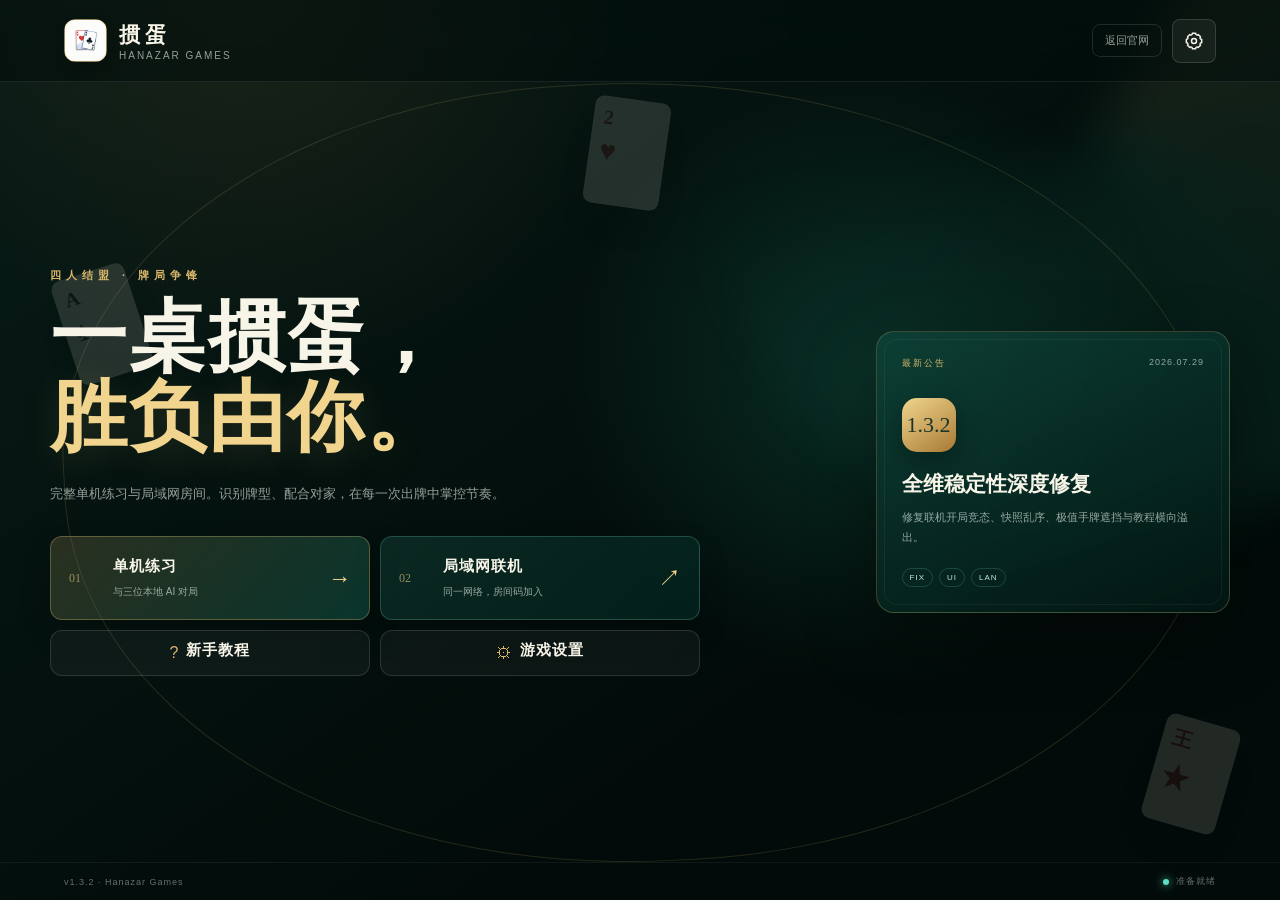
<file: app/src/main/assets/nodejs-project/index.html>
<!doctype html>
<html lang="zh-CN">
  <head>
    <meta charset="UTF-8" />
    <meta name="viewport" content="width=device-width, initial-scale=1.0" />
    <meta name="theme-color" content="#071b18" />
    <meta name="description" content="四人掼蛋单机与局域网对局" />
    <title>掼蛋 · Hanazar Games v1.3.2</title>
    <link rel="stylesheet" href="styles.css" />
  </head>
  <body>
    <main class="home-screen" id="home-screen">
      <div class="home-aurora" aria-hidden="true"></div>
      <div class="floating-card card-one" aria-hidden="true">A<span>♠</span></div>
      <div class="floating-card card-two red" aria-hidden="true">王<span>★</span></div>
      <div class="floating-card card-three red" aria-hidden="true">2<span>♥</span></div>
      <header class="home-nav">
        <div class="brand" aria-label="掼蛋牌桌">
          <span class="brand-mark">掼</span>
          <div><h1>掼蛋</h1><p>HANAZAR GAMES</p></div>
        </div>
        <div class="home-nav-actions">
          <a class="ghost-link" href="https://hanazargames.com/" target="_blank" rel="noopener" data-i18n="officialHome">返回官网</a>
          <button class="icon-button" id="home-settings-button" type="button" aria-label="游戏设置" title="游戏设置">
            <svg class="control-icon" viewBox="0 0 24 24" aria-hidden="true"><circle cx="12" cy="12" r="3"/><path d="M19.4 15a1.7 1.7 0 0 0 .3 1.9l.1.1-2.8 2.8-.1-.1a1.7 1.7 0 0 0-1.9-.3 1.7 1.7 0 0 0-1 1.6v.2h-4V21a1.7 1.7 0 0 0-1-1.6 1.7 1.7 0 0 0-1.9.3l-.1.1L4.2 17l.1-.1a1.7 1.7 0 0 0 .3-1.9A1.7 1.7 0 0 0 3 14H2.8v-4H3a1.7 1.7 0 0 0 1.6-1 1.7 1.7 0 0 0-.3-1.9L4.2 7 7 4.2l.1.1A1.7 1.7 0 0 0 9 4.6a1.7 1.7 0 0 0 1-1.6v-.2h4V3a1.7 1.7 0 0 0 1 1.6 1.7 1.7 0 0 0 1.9-.3l.1-.1L19.8 7l-.1.1a1.7 1.7 0 0 0-.3 1.9 1.7 1.7 0 0 0 1.6 1h.2v4H21a1.7 1.7 0 0 0-1.6 1Z"/></svg>
          </button>
        </div>
      </header>

      <section class="hero-panel">
        <div class="hero-copy">
          <p class="hero-kicker" data-i18n="heroKicker">四人结盟 · 牌局争锋</p>
          <h2 data-i18n="heroTitle">一桌掼蛋，<em>胜负由你。</em></h2>
          <p class="hero-description" data-i18n="heroDescription">完整单机练习与局域网房间。识别牌型、配合对家，在每一次出牌中掌控节奏。</p>
          <div class="home-actions">
            <button class="home-primary" id="single-player-button" type="button"><span class="action-index">01</span><span><b data-i18n="singlePlayer">单机练习</b><small data-i18n="singleDescription">与三位本地 AI 对局</small></span><i>→</i></button>
            <button class="home-secondary" id="lan-button" type="button"><span class="action-index">02</span><span><b data-i18n="lanGame">局域网联机</b><small data-i18n="lanDescription">同一网络，房间码加入</small></span><i>↗</i></button>
            <button class="home-compact" id="tutorial-button" type="button"><span>?</span><b data-i18n="tutorial">新手教程</b></button>
            <button class="home-compact" id="settings-button" type="button"><span>⚙</span><b data-i18n="settings">游戏设置</b></button>
          </div>
        </div>

        <aside class="announcement-card">
          <div class="announcement-head"><span data-i18n="announcement">最新公告</span><time>2026.07.29</time></div>
          <div class="announcement-icon">1.3.2</div>
          <h3 data-i18n="announcementTitle">全维稳定性深度修复</h3>
          <p data-i18n="announcementCopy">修复联机开局竞态、快照乱序、极值手牌遮挡与教程横向溢出。</p>
          <div class="announcement-tags"><span>FIX</span><span>UI</span><span>LAN</span></div>
        </aside>
      </section>

      <footer class="home-footer"><span>v1.3.2 · Hanazar Games</span><span class="server-ready"><i></i><span data-i18n="ready">准备就绪</span></span></footer>
    </main>

    <main class="game-shell view-hidden" id="game-screen">
      <header class="topbar">
        <button class="game-menu-button" id="game-menu-button" type="button" aria-label="菜单" title="菜单" aria-expanded="false">
          <svg class="control-icon" viewBox="0 0 24 24" aria-hidden="true"><path d="M4 6h16M4 12h16M4 18h16"/></svg>
          <span class="menu-label">菜单</span>
        </button>

        <div class="brand" aria-label="掼蛋牌桌">
          <span class="brand-mark">掼</span>
          <div>
            <h1>掼蛋</h1>
            <p>经典四人对局</p>
          </div>
        </div>

        <div class="round-meta" aria-label="本局信息">
          <div><span>第</span><strong id="round-number">1</strong><span>局</span></div>
          <i></i>
          <div><span>当前打</span><strong id="level-rank" class="level-rank">2</strong></div>
        </div>

        <div class="header-actions" id="header-actions">
          <button class="icon-button" id="home-button" type="button" aria-label="返回主页面" title="返回主页面">
            <svg class="control-icon" viewBox="0 0 24 24" aria-hidden="true"><path d="m4 11 8-7 8 7"/><path d="M6 10v10h12V10M10 20v-6h4v6"/></svg>
          </button>
          <button class="icon-button" id="sound-button" type="button" aria-label="关闭音效" aria-pressed="true" title="关闭音效">
            <svg class="control-icon" viewBox="0 0 24 24" aria-hidden="true"><path d="M4 9h4l5-4v14l-5-4H4Z"/><path d="M16 9.5a4 4 0 0 1 0 5"/><path d="M18.5 7a7.5 7.5 0 0 1 0 10"/></svg>
          </button>
          <button class="icon-button off" id="music-button" type="button" aria-label="开启背景音乐" aria-pressed="false" title="开启背景音乐">
            <svg class="control-icon" viewBox="0 0 24 24" aria-hidden="true"><path d="M9 18V6l10-2v12"/><circle cx="6.5" cy="18" r="2.5"/><circle cx="16.5" cy="16" r="2.5"/></svg>
          </button>
          <button class="icon-button" id="game-settings-button" type="button" aria-label="游戏设置" title="游戏设置">
            <svg class="control-icon" viewBox="0 0 24 24" aria-hidden="true"><circle cx="12" cy="12" r="3"/><path d="M19.4 15a1.7 1.7 0 0 0 .3 1.9l.1.1-2.8 2.8-.1-.1a1.7 1.7 0 0 0-1.9-.3 1.7 1.7 0 0 0-1 1.6v.2h-4V21a1.7 1.7 0 0 0-1-1.6 1.7 1.7 0 0 0-1.9.3l-.1.1L4.2 17l.1-.1a1.7 1.7 0 0 0 .3-1.9A1.7 1.7 0 0 0 3 14H2.8v-4H3a1.7 1.7 0 0 0 1.6-1 1.7 1.7 0 0 0-.3-1.9L4.2 7 7 4.2l.1.1A1.7 1.7 0 0 0 9 4.6a1.7 1.7 0 0 0 1-1.6v-.2h4V3a1.7 1.7 0 0 0 1 1.6 1.7 1.7 0 0 0 1.9-.3l.1-.1L19.8 7l-.1.1a1.7 1.7 0 0 0-.3 1.9 1.7 1.7 0 0 0 1.6 1h.2v4H21a1.7 1.7 0 0 0-1.6 1Z"/></svg>
          </button>
          <button class="icon-button" id="help-button" type="button" aria-label="查看规则" title="查看规则">
            <svg class="control-icon" viewBox="0 0 24 24" aria-hidden="true"><circle cx="12" cy="12" r="9"/><path d="M9.7 9a2.5 2.5 0 1 1 3.7 2.2c-.9.5-1.4 1.1-1.4 2.3"/><path d="M12 17h.01"/></svg>
          </button>
          <button class="new-game-button" id="fullscreen-btn" type="button" aria-label="全屏" title="全屏">
            <svg class="control-icon" viewBox="0 0 24 24" aria-hidden="true"><path d="M8 3H5a2 2 0 0 0-2 2v3"/><path d="M16 3h3a2 2 0 0 1 2 2v3"/><path d="M8 21H5a2 2 0 0 1-2-2v-3"/><path d="M16 21h3a2 2 0 0 0 2-2v-3"/></svg>
            <span class="button-label">全屏</span>
          </button>
          <button class="new-game-button" id="new-game-button" type="button" aria-label="重开本局" title="重开本局">
            <svg class="control-icon" viewBox="0 0 24 24" aria-hidden="true"><path d="M20 11a8 8 0 1 0-2.3 5.7"/><path d="M20 4v7h-7"/></svg>
            <span class="button-label">重开本局</span>
          </button>
        </div>
      </header>

      <section class="table-wrap" aria-label="掼蛋牌桌">
        <div class="table-grain"></div>
        <div class="team-badge team-us">我方</div>
        <div class="team-badge team-them">对方</div>

        <aside class="match-score" aria-label="双方进度">
          <div class="score-team ours"><span>我方</span><strong id="our-level">2</strong><small id="our-wins">0 胜</small></div>
          <i></i>
          <div class="score-team"><span>对方</span><strong id="their-level">2</strong><small id="their-wins">0 胜</small></div>
        </aside>

        <section class="player player-top" id="player-2">
          <div class="avatar-wrap">
            <div class="avatar avatar-cyan" id="avatar-2">林</div>
            <span class="partner-dot" title="你的队友"></span>
          </div>
          <div class="player-copy">
            <div class="name-line"><strong id="name-2">林默</strong><span data-i18n="teammate">队友</span></div>
            <div class="card-count"><i></i><span id="count-2">27</span> 张</div>
          </div>
          <div class="turn-pill" id="turn-2">思考中</div>
        </section>

        <section class="player player-left" id="player-1">
          <div class="avatar avatar-amber" id="avatar-1">周</div>
          <div class="player-copy">
            <div class="name-line"><strong id="name-1">周舟</strong></div>
            <div class="card-count"><i></i><span id="count-1">27</span> 张</div>
          </div>
          <div class="turn-pill" id="turn-1">思考中</div>
        </section>

        <section class="player player-right" id="player-3">
          <div class="avatar avatar-violet" id="avatar-3">许</div>
          <div class="player-copy">
            <div class="name-line"><strong id="name-3">许晏</strong></div>
            <div class="card-count"><i></i><span id="count-3">27</span> 张</div>
          </div>
          <div class="turn-pill" id="turn-3">思考中</div>
        </section>

        <div class="opponent-hand opponent-top" id="opponent-hand-2" aria-hidden="true"></div>
        <div class="opponent-hand opponent-left" id="opponent-hand-1" aria-hidden="true"></div>
        <div class="opponent-hand opponent-right" id="opponent-hand-3" aria-hidden="true"></div>

        <section class="trick-zone" aria-live="polite">
          <div class="status-message" id="status-message">
            <span class="status-dot"></span>
            <span id="status-text">轮到你出牌</span>
          </div>
          <div class="played-by" id="played-by"></div>
          <div class="played-cards" id="played-cards"></div>
          <div class="combo-label" id="combo-label"></div>
        </section>

        <section class="player player-you" id="player-0">
          <div class="avatar-wrap">
            <div class="avatar avatar-red" id="avatar-0">你</div>
          </div>
          <div class="player-copy">
            <div class="name-line"><strong id="name-0">牌手</strong><span data-i18n="ourTeam">我方</span></div>
            <div class="card-count"><i></i><span id="count-0">27</span> 张</div>
          </div>
        </section>

        <div class="action-area">
          <p class="selection-tip" id="selection-tip" aria-live="polite">请选择要出的牌</p>
          <div class="action-buttons">
            <button class="game-button secondary" id="pass-button" type="button" aria-keyshortcuts="Space" title="不出（空格）"><svg class="control-icon" viewBox="0 0 24 24" aria-hidden="true"><circle cx="12" cy="12" r="8"/><path d="M8 12h8"/></svg><span data-i18n="pass">不出</span></button>
            <button class="game-button secondary" id="hint-button" type="button" aria-keyshortcuts="H" title="提示（H）"><svg class="control-icon" viewBox="0 0 24 24" aria-hidden="true"><path d="M9 17h6M10 20h4"/><path d="M8.5 14.5A6 6 0 1 1 15.5 14.5c-.8.6-1.1 1.2-1.1 2.5h-4.8c0-1.3-.3-1.9-1.1-2.5Z"/></svg><span data-i18n="hint">提示</span></button>
            <button class="game-button primary" id="play-button" type="button" aria-keyshortcuts="Enter" title="出牌（Enter）"><svg class="control-icon" viewBox="0 0 24 24" aria-hidden="true"><path d="M12 19V5M7 10l5-5 5 5"/></svg><span data-i18n="play">出牌</span></button>
          </div>
        </div>

        <div class="hand-scroll" id="hand-scroll">
          <div class="hand" id="player-hand" role="group" aria-label="你的手牌"></div>
        </div>
      </section>

      <footer class="game-footer">
        <span><i class="online-dot"></i><span id="game-mode-label" data-i18n="singlePlayer">单机练习</span> <small class="version-tag">v1.3.2</small></span>
        <span id="footer-tip">你的搭档坐在对面</span>
      </footer>
    </main>

    <dialog id="rules-dialog" class="modal" aria-labelledby="rules-title">
      <div class="modal-head">
        <div><span>新手指南</span><h2 id="rules-title">基础规则</h2></div>
        <button type="button" id="close-rules" aria-label="关闭规则">×</button>
      </div>
      <div class="rules-grid">
        <article><b>01</b><div><h3>四人两队</h3><p>你与对家组成一队。每人 27 张牌；同队包揽头游、二游时立即按双下结算，若无人压牌则由仍在场的对家接风。</p></div></article>
        <article><b>02</b><div><h3>同型压制</h3><p>非炸弹牌需张数、牌型一致且点数更大；炸弹可压制普通牌型。</p></div></article>
        <article><b>03</b><div><h3>逢人配</h3><p>红桃级牌可充当除大小王以外的任意牌，单独打出时仍是级牌。</p></div></article>
        <article><b>04</b><div><h3>本版支持</h3><p>单张、对子、三张、三带二、顺子、三连对、钢板、同花顺与炸弹；非炸弹牌型最多 6 张。</p></div></article>
        <article><b>05</b><div><h3>炸弹层级</h3><p>同花顺高于五张炸弹、低于六张炸弹；四王炸为最大牌型。</p></div></article>
        <article><b>06</b><div><h3>快捷操作</h3><p>牌桌空白处可用 Enter 出牌、空格不出、H 获取提示。</p></div></article>
      </div>
      <p class="rules-note"><strong>进贡说明：</strong>下一局由末游向头游进贡除红桃级牌外最大的一张（包含大小王），头游还一张 10 及以下；末游抓到两张大王可抗贡并先出。</p>
      <button class="game-button primary modal-confirm" id="confirm-rules" type="button">知道了</button>
    </dialog>

    <dialog id="settings-dialog" class="modal settings-modal" aria-labelledby="settings-title">
      <div class="modal-head">
        <div><span>HANAZAR</span><h2 id="settings-title" data-i18n="settings">游戏设置</h2></div>
        <button type="button" id="close-settings" aria-label="关闭设置">×</button>
      </div>
      <div class="settings-tabs" role="tablist" aria-label="设置分类">
        <button id="settings-tab-sound" class="active" type="button" role="tab" aria-selected="true" aria-controls="settings-panel-sound" data-settings-tab="sound" data-i18n="soundSettings">声音设置</button>
        <button id="settings-tab-display" type="button" role="tab" aria-selected="false" aria-controls="settings-panel-display" tabindex="-1" data-settings-tab="display" data-i18n="displaySettings">显示与语言</button>
        <button id="settings-tab-gameplay" type="button" role="tab" aria-selected="false" aria-controls="settings-panel-gameplay" tabindex="-1" data-settings-tab="gameplay" data-i18n="gameplaySettings">对局与交互</button>
        <button id="settings-tab-about" type="button" role="tab" aria-selected="false" aria-controls="settings-panel-about" tabindex="-1" data-settings-tab="about" data-i18n="about">关于</button>
      </div>
      <div class="settings-grid">
        <section id="settings-panel-sound" class="settings-section active" role="tabpanel" aria-labelledby="settings-tab-sound" data-settings-panel="sound"><h3 data-i18n="soundSettings">声音设置</h3>
          <label class="setting-toggle"><span><b data-i18n="sfx">游戏音效</b><small data-i18n="sfxCopy">出牌、提示与胜负反馈</small></span><input id="setting-sfx" type="checkbox" checked><i></i></label>
          <label class="range-setting"><span><b data-i18n="sfxVolume">音效音量</b><output class="range-value" for="setting-sfx-volume">100%</output></span><input id="setting-sfx-volume" type="range" min="0" max="100" value="100"></label>
          <label class="range-setting"><span><b data-i18n="sfxPitch">音效音高</b><output class="range-value" for="setting-sfx-pitch">100%</output></span><input id="setting-sfx-pitch" type="range" min="50" max="180" value="100"></label>
          <label class="select-setting"><span data-i18n="sfxProfile">音效音色</span><select id="setting-sfx-profile"><option value="soft" data-i18n="profileSoft">柔和</option><option value="classic" data-i18n="profileClassic" selected>经典</option><option value="crisp" data-i18n="profileCrisp">清脆</option></select></label>
          <button class="audio-preview" id="preview-sfx" type="button"><span aria-hidden="true">♪</span><b data-i18n="previewSfx">试听当前音效</b></button>
          <label class="setting-toggle"><span><b data-i18n="bgm">背景音乐</b><small data-i18n="bgmCopy">低音量程序化牌桌音乐</small></span><input id="setting-bgm" type="checkbox"><i></i></label>
          <label class="range-setting"><span><b data-i18n="bgmVolume">音乐音量</b><output class="range-value" for="setting-bgm-volume">70%</output></span><input id="setting-bgm-volume" type="range" min="0" max="100" value="70"></label>
          <label class="range-setting"><span><b data-i18n="bgmTempo">音乐速度</b><output class="range-value" for="setting-bgm-tempo">100%</output></span><input id="setting-bgm-tempo" type="range" min="50" max="200" value="100"></label>
          <label class="select-setting"><span data-i18n="bgmTexture">音乐层次</span><select id="setting-bgm-texture"><option value="minimal" data-i18n="textureMinimal">轻简</option><option value="balanced" data-i18n="textureBalanced" selected>均衡</option><option value="rich" data-i18n="textureRich">丰富</option></select></label>
        </section>
        <section id="settings-panel-display" class="settings-section" role="tabpanel" aria-labelledby="settings-tab-display" data-settings-panel="display" hidden><h3 data-i18n="displaySettings">显示与语言</h3>
          <label class="select-setting"><span data-i18n="language">界面语言</span><select id="language-select"><option value="zh-CN">简体中文</option><option value="zh-TW">繁體中文</option><option value="en">English</option><option value="ja">日本語</option><option value="ko">한국어</option><option value="es">Español</option><option value="fr">Français</option><option value="de">Deutsch</option><option value="pt">Português</option><option value="ru">Русский</option></select></label>
          <label class="select-setting"><span data-i18n="motion">动画效果</span><select id="motion-select"><option value="full" data-i18n="motionFull">完整动画</option><option value="reduced" data-i18n="motionReduced">减少动画</option></select></label>
          <label class="range-setting"><span><b data-i18n="motionSpeed">动画速度</b><output class="range-value" for="setting-motion-speed">100%</output></span><input id="setting-motion-speed" type="range" min="25" max="250" value="100"></label>
          <label class="range-setting"><span><b data-i18n="cardScale">牌面尺寸</b><output class="range-value" for="setting-card-scale">100%</output></span><input id="setting-card-scale" type="range" min="65" max="150" value="100"></label>
          <label class="range-setting"><span><b data-i18n="tableBrightness">牌桌亮度</b><output class="range-value" for="setting-table-brightness">100%</output></span><input id="setting-table-brightness" type="range" min="40" max="160" value="100"></label>
          <label class="range-setting"><span><b data-i18n="contrast">界面对比度</b><output class="range-value" for="setting-contrast">100%</output></span><input id="setting-contrast" type="range" min="70" max="140" value="100"></label>
          <label class="range-setting"><span><b data-i18n="saturation">牌桌饱和度</b><output class="range-value" for="setting-saturation">100%</output></span><input id="setting-saturation" type="range" min="40" max="160" value="100"></label>
          <label class="setting-toggle"><span><b data-i18n="announcements">首页公告</b><small data-i18n="announcementsCopy">在主页面显示版本动态</small></span><input id="setting-announcements" type="checkbox" checked><i></i></label>
        </section>
        <section id="settings-panel-gameplay" class="settings-section gameplay-section" role="tabpanel" aria-labelledby="settings-tab-gameplay" data-settings-panel="gameplay" hidden><h3 data-i18n="gameplaySettings">对局与交互</h3>
          <label class="range-setting"><span><b data-i18n="handSpacing">手牌重叠</b><output class="range-value" for="setting-hand-spacing">61%</output></span><input id="setting-hand-spacing" type="range" min="45" max="100" value="61"></label>
          <label class="range-setting"><span><b data-i18n="selectionLift">选牌抬升</b><output class="range-value" for="setting-selection-lift">100%</output></span><input id="setting-selection-lift" type="range" min="50" max="180" value="100"></label>
          <label class="range-setting"><span><b data-i18n="aiDelay">AI 思考时间</b><output class="range-value" for="setting-ai-delay">900ms</output></span><input id="setting-ai-delay" type="range" min="100" max="3000" step="100" value="900"></label>
          <label class="range-setting"><span><b data-i18n="toastDuration">提示停留时间</b><output class="range-value" for="setting-toast-duration">1800ms</output></span><input id="setting-toast-duration" type="range" min="600" max="5000" step="100" value="1800"></label>
          <label class="setting-toggle"><span><b data-i18n="autoScroll">提示自动定位</b><small data-i18n="autoScrollCopy">将提示选牌滚动到可视区域</small></span><input id="setting-auto-scroll" type="checkbox" checked><i></i></label>
          <label class="setting-toggle"><span><b data-i18n="confirmRestart">重开二次确认</b><small data-i18n="confirmRestartCopy">避免误触导致当前进度丢失</small></span><input id="setting-confirm-restart" type="checkbox" checked><i></i></label>
          <label class="setting-toggle"><span><b data-i18n="haptics">震动反馈</b><small data-i18n="hapticsCopy">支持设备在炸弹与获胜时震动</small></span><input id="setting-haptics" type="checkbox"><i></i></label>
          <label class="range-setting"><span><b data-i18n="hapticStrength">震动强度</b><output class="range-value" for="setting-haptic-strength">100%</output></span><input id="setting-haptic-strength" type="range" min="25" max="200" step="25" value="100"></label>
        </section>
        <section id="settings-panel-about" class="settings-section about-section" role="tabpanel" aria-labelledby="settings-tab-about" data-settings-panel="about" hidden><h3 data-i18n="about">关于</h3><p>Guandan Webgame v1.3.2</p>
          <div class="about-links"><a href="https://github.com/Hanazar-Games/Guandan-Webgame" target="_blank" rel="noopener">GitHub Repository</a><a href="https://github.com/Hanazar-Games/Guandan-Webgame/issues" target="_blank" rel="noopener">Issues</a><a href="https://github.com/Hanazar-Games/Guandan-Webgame/discussions" target="_blank" rel="noopener">Discussions</a><a href="https://github.com/hzagaming" target="_blank" rel="noopener">HzaGaming</a><a href="https://hanazargames.com/" target="_blank" rel="noopener" data-i18n="officialHome">返回官网</a></div>
        </section>
      </div>
      <div class="settings-actions"><button class="game-button secondary" id="reset-settings" type="button" data-i18n="resetSettings">恢复默认设置</button><small data-i18n="settingsRuntime">设置仅在当前运行期间生效</small></div>
    </dialog>

    <dialog id="tutorial-dialog" class="modal tutorial-modal" aria-labelledby="tutorial-title">
      <div class="modal-head"><div><span data-i18n="tutorialKicker">五步入门</span><h2 id="tutorial-title" data-i18n="tutorial">新手教程</h2></div><button type="button" id="close-tutorial" aria-label="关闭教程">×</button></div>
      <div class="tutorial-progress"><i></i><i></i><i></i><i></i><i></i></div>
      <div class="tutorial-slides">
        <article class="tutorial-slide active" aria-hidden="false"><b>01</b><div class="tutorial-visual teams-visual"><span>你</span><span>队友</span><span>对手</span><span>对手</span></div><h3 data-i18n="tutorial1Title">认清你的队伍</h3><p data-i18n="tutorial1Copy">你与对面玩家是一队。配合队友，比单纯压过每一手牌更重要。</p></article>
        <article class="tutorial-slide" aria-hidden="true"><b>02</b><div class="tutorial-visual card-visual">♥ 2</div><h3 data-i18n="tutorial2Title">认识逢人配</h3><p data-i18n="tutorial2Copy">红桃级牌可以替代除大小王以外的任意牌，是组合强牌的关键。</p></article>
        <article class="tutorial-slide" aria-hidden="true"><b>03</b><div class="tutorial-visual combo-visual">7 8 9 10 J</div><h3 data-i18n="tutorial3Title">同型才能压制</h3><p data-i18n="tutorial3Copy">普通牌需要牌型、张数一致且点数更大；炸弹可以打破这一限制。</p></article>
        <article class="tutorial-slide" aria-hidden="true"><b>04</b><div class="tutorial-visual action-visual">提示 → 选择 → 出牌</div><h3 data-i18n="tutorial4Title">完成一次出牌</h3><p data-i18n="tutorial4Copy">点击手牌进行选择。拿不准时使用提示，没有合适的牌就选择不出。</p></article>
        <article class="tutorial-slide" aria-hidden="true"><b>05</b><div class="tutorial-visual win-visual">冠</div><h3 data-i18n="tutorial5Title">与队友一起升级</h3><p data-i18n="tutorial5Copy">头游与队友名次决定升级幅度。率先打过 A 即可完成比赛。</p></article>
      </div>
      <div class="tutorial-actions"><button class="game-button secondary" id="tutorial-prev" type="button" data-i18n="previous">上一步</button><span id="tutorial-count">1 / 5</span><button class="game-button primary" id="tutorial-next" type="button" data-i18n="next">下一步</button></div>
    </dialog>

    <dialog id="lan-dialog" class="modal lan-modal" aria-labelledby="lan-title">
      <div class="modal-head"><div><span>LOCAL NETWORK</span><h2 id="lan-title" data-i18n="lanGame">局域网联机</h2></div><button type="button" id="close-lan" aria-label="关闭联机大厅">×</button></div>
      <div class="lan-connect" id="lan-connect">
        <label><span data-i18n="playerName">玩家名称</span><input id="lan-player-name" maxlength="16" value="牌手" autocomplete="nickname"></label>
        <div class="lan-choice"><button class="game-button primary" id="create-room" type="button" data-i18n="createRoom">创建房间</button><i data-i18n="or">或</i><label><span data-i18n="roomCode">房间码</span><input id="lan-room-code" maxlength="6" placeholder="A1B2C3" autocapitalize="characters"></label><button class="game-button secondary" id="join-room" type="button" data-i18n="joinRoom">加入房间</button></div>
        <p class="lan-status" id="lan-connect-status" role="status"></p>
      </div>
      <div class="lan-lobby view-hidden" id="lan-lobby"><div class="room-code-card"><span data-i18n="roomCode">房间码</span><strong id="current-room-code">------</strong><button id="copy-room-code" type="button" data-i18n="copy">复制</button></div><p class="lan-address" id="lan-address"></p><div class="lan-players" id="lan-players"></div><p class="lan-status" id="lan-status" role="status"></p><div class="lan-lobby-actions"><button class="game-button secondary" id="leave-room" type="button" data-i18n="leaveRoom">退出房间</button><button class="game-button primary lan-start" id="start-lan-game" type="button" data-i18n="startGame">开始游戏</button></div></div>
    </dialog>

    <dialog id="restart-dialog" class="modal restart-modal" aria-labelledby="restart-title" aria-describedby="restart-copy">
      <p class="eyebrow">重新发牌</p>
      <h2 id="restart-title">确定重开本局？</h2>
      <p id="restart-copy">当前对局进度将丢失，双方级数和胜局保持不变。</p>
      <div class="modal-actions">
        <button class="game-button secondary" id="cancel-restart" type="button">取消</button>
        <button class="game-button primary" id="confirm-restart" type="button">确认重开</button>
      </div>
    </dialog>

    <dialog id="result-dialog" class="modal result-modal" aria-labelledby="result-title" aria-describedby="result-copy">
      <div class="result-icon">冠</div>
      <p class="eyebrow">本局结束</p>
      <h2 id="result-title">我方获胜</h2>
      <p id="result-copy"></p>
      <div class="ranking" id="ranking"></div>
      <button class="game-button primary modal-confirm" id="again-button" type="button">再来一局</button>
    </dialog>

    <div class="toast" id="toast" role="status" aria-live="polite" aria-atomic="true"></div>

    <style>
      /* 全屏按钮已并入顶栏菜单（.new-game-button 样式），这里只保留状态色 */
      #fullscreen-btn { -webkit-tap-highlight-color: transparent; }
      #fullscreen-btn.fs { color:#fff; background:rgba(216,182,106,.35); }
    </style>
    <script>
      (function () {
        var btn = document.getElementById("fullscreen-btn");
        var fsEl = function () {
          return document.fullscreenElement || document.webkitFullscreenElement || null;
        };
        var toggle = function () {
          if (fsEl()) {
            var exit = document.exitFullscreen || document.webkitExitFullscreen;
            if (exit) exit.call(document);
          } else {
            var el = document.documentElement;
            var enter = el.requestFullscreen || el.webkitRequestFullscreen;
            if (enter) enter.call(el);
          }
        };
        btn.addEventListener("click", function (e) { e.stopPropagation(); toggle(); });
        var sync = function () { btn.classList.toggle("fs", !!fsEl()); };
        document.addEventListener("fullscreenchange", sync);
        document.addEventListener("webkitfullscreenchange", sync);
      })();
    </script>
    <script src="script.js"></script>
    <script src="app.js"></script>
  </body>
</html>
</file>
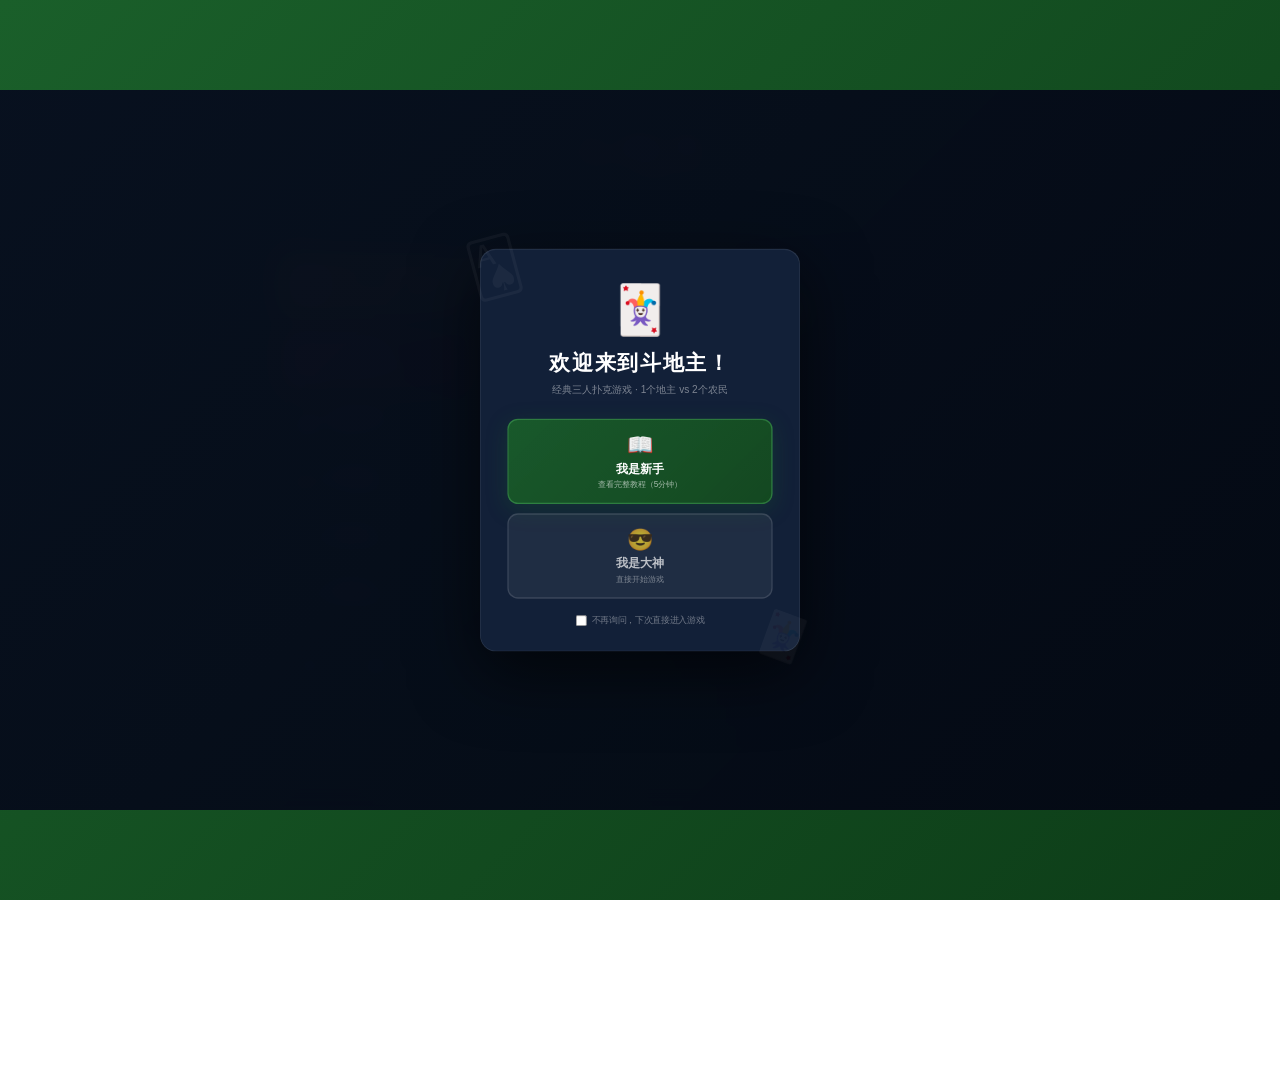
<file: app/src/main/assets/nodejs-project/games/doudizhu/index.html>
<!DOCTYPE html>
<html lang="zh-CN">
<head>
    <meta charset="UTF-8">
    <meta name="viewport" content="width=device-width, initial-scale=1, minimum-scale=1, maximum-scale=1, user-scalable=no, viewport-fit=cover">
    <meta name="theme-color" content="#1a5f2a">
    <title>斗地主 - 经典棋牌游戏</title>
    <meta name="description" content="经典三人棋牌斗地主 — 支持人机对战、局域网联机、自定义规则和牌局回放。">
    <link rel="manifest" href="./assets/manifest-C0GG1HZc.json">
    <link rel="apple-touch-icon" href="./assets/icon-192-DEfJDJDE.png">
    <meta name="apple-mobile-web-app-capable" content="yes">
    <meta name="apple-mobile-web-app-status-bar-style" content="black-translucent">
  <script type="module" crossorigin src="./assets/main-DZN4uAr-.js"></script>
  <link rel="stylesheet" crossorigin href="./assets/main-DSkBKtHW.css">
  <link rel="stylesheet" href="./guandan-style.css">
</head>
<body data-theme="green">
    <svg class="svg-sprite" aria-hidden="true" focusable="false">
        <symbol id="icon-bot" viewBox="0 0 24 24"><rect x="4" y="6" width="16" height="14" rx="4"/><path d="M12 2v4M8 12h.01M16 12h.01M9 16h6M2 11h2M20 11h2"/></symbol>
        <symbol id="icon-trophy" viewBox="0 0 24 24"><path d="M8 4h8v4a4 4 0 0 1-8 0V4ZM8 6H4v1a4 4 0 0 0 4 4M16 6h4v1a4 4 0 0 1-4 4M12 12v5M8 21h8M9 17h6"/></symbol>
        <symbol id="icon-globe" viewBox="0 0 24 24"><circle cx="12" cy="12" r="9"/><path d="M3 12h18M12 3c2.2 2.5 3.3 5.5 3.3 9S14.2 18.5 12 21c-2.2-2.5-3.3-5.5-3.3-9S9.8 5.5 12 3Z"/></symbol>
        <symbol id="icon-sliders" viewBox="0 0 24 24"><path d="M4 7h5M15 7h5M4 17h3M13 17h7M9 4v6M7 17h6M13 14v6"/></symbol>
        <symbol id="icon-calendar" viewBox="0 0 24 24"><rect x="3" y="5" width="18" height="16" rx="3"/><path d="M8 3v4M16 3v4M3 10h18M8 14h.01M12 14h.01M16 14h.01M8 17h.01M12 17h.01"/></symbol>
        <symbol id="icon-puzzle" viewBox="0 0 24 24"><path d="M14 4a2 2 0 1 0-4 0v2H6v4H4a2 2 0 1 0 0 4h2v4h4v2a2 2 0 1 0 4 0v-2h4v-4h2a2 2 0 1 0 0-4h-2V6h-4V4Z"/></symbol>
        <symbol id="icon-swords" viewBox="0 0 24 24"><path d="m4 20 6-6M14 10l6-6M16 4h4v4M8 20H4v-4M4 4l16 16M16 20h4v-4M8 4H4v4"/></symbol>
        <symbol id="icon-video" viewBox="0 0 24 24"><rect x="3" y="5" width="14" height="14" rx="3"/><path d="m17 10 4-2v8l-4-2M8 9l5 3-5 3V9Z"/></symbol>
        <symbol id="icon-award" viewBox="0 0 24 24"><circle cx="12" cy="9" r="6"/><path d="m8.5 14-1 7 4.5-2 4.5 2-1-7M12 6l.8 1.6 1.7.3-1.2 1.3.3 1.8-1.6-.8-1.6.8.3-1.8-1.2-1.3 1.7-.3L12 6Z"/></symbol>
        <symbol id="icon-target" viewBox="0 0 24 24"><circle cx="11" cy="13" r="8"/><circle cx="11" cy="13" r="4"/><path d="m14 10 7-7M17 3h4v4"/></symbol>
        <symbol id="icon-chart" viewBox="0 0 24 24"><path d="M4 20V10M10 20V4M16 20v-7M22 20V7M2 20h21"/></symbol>
        <symbol id="icon-film" viewBox="0 0 24 24"><rect x="3" y="4" width="18" height="16" rx="2"/><path d="M7 4v16M17 4v16M3 9h4M17 9h4M3 15h4M17 15h4"/></symbol>
        <symbol id="icon-book" viewBox="0 0 24 24"><path d="M4 5a3 3 0 0 1 3-1h5v16H7a3 3 0 0 0-3 1V5ZM20 5a3 3 0 0 0-3-1h-5v16h5a3 3 0 0 1 3 1V5Z"/></symbol>
        <symbol id="icon-settings" viewBox="0 0 24 24"><circle cx="12" cy="12" r="3"/><path d="M19.4 15a1.7 1.7 0 0 0 .3 1.9l.1.1-2.8 2.8-.1-.1a1.7 1.7 0 0 0-1.9-.3 1.7 1.7 0 0 0-1 1.6v.2h-4V21a1.7 1.7 0 0 0-1-1.6 1.7 1.7 0 0 0-1.9.3l-.1.1L4.2 17l.1-.1a1.7 1.7 0 0 0 .3-1.9A1.7 1.7 0 0 0 3 14H3v-4h.1a1.7 1.7 0 0 0 1.6-1 1.7 1.7 0 0 0-.3-1.9L4.2 7 7 4.2l.1.1A1.7 1.7 0 0 0 9 4.6a1.7 1.7 0 0 0 1-1.6V3h4v.1a1.7 1.7 0 0 0 1 1.6 1.7 1.7 0 0 0 1.9-.3l.1-.1L19.8 7l-.1.1a1.7 1.7 0 0 0-.3 1.9 1.7 1.7 0 0 0 1.6 1h.2v4H21a1.7 1.7 0 0 0-1.6 1Z"/></symbol>
        <symbol id="icon-scroll" viewBox="0 0 24 24"><path d="M7 4a3 3 0 0 1 3-2h9v16a4 4 0 0 1-4 4H6a3 3 0 0 1-3-3v-1h12v1a3 3 0 0 0 3 3M7 4v14M10 7h6M10 11h6M10 15h4"/></symbol>
        <symbol id="icon-pause" viewBox="0 0 24 24"><rect x="6" y="4" width="4" height="16" rx="1"/><rect x="14" y="4" width="4" height="16" rx="1"/></symbol>
        <symbol id="icon-volume" viewBox="0 0 24 24"><path d="M11 5 6 9H3v6h3l5 4V5ZM15 9a4 4 0 0 1 0 6M18 6a8 8 0 0 1 0 12"/></symbol>
        <symbol id="icon-volume-off" viewBox="0 0 24 24"><path d="m11 5-5 4H3v6h3l5 4V5ZM16 10l5 5M21 10l-5 5"/></symbol>
        <symbol id="icon-fullscreen" viewBox="0 0 24 24"><path d="M8 3H3v5M16 3h5v5M8 21H3v-5M16 21h5v-5"/></symbol>
        <symbol id="icon-arrow-right" viewBox="0 0 24 24"><path d="M5 12h14M14 7l5 5-5 5"/></symbol>
        <symbol id="icon-menu" viewBox="0 0 24 24"><path d="M4 7h16M4 12h16M4 17h16"/></symbol>
    </svg>
    <!-- 菜单界面 -->
    <div id="menu-screen" class="screen">
        <div class="menu-bg-decoration"></div>
        <div class="menu-container">
            <!-- 标题区 -->
            <header class="menu-header">
                <div class="menu-title-wrap">
                    <div class="title-icon title-icon--spade">♠</div>
                    <h1 class="game-title">斗地主</h1>
                    <div class="title-icon title-icon--heart">♥</div>
                </div>
                <p class="game-subtitle">经典三人棋牌游戏</p>
                <div class="title-divider"></div>
            </header>

            <!-- 主体内容 -->
            <div class="menu-body">
                <!-- 左侧：游戏模式 -->
                <div class="menu-left">
                    <div class="section-label">游戏模式</div>
                    <div class="mode-cards">
                        <!-- 主模式 -->
                        <button id="btn-ai-mode" class="mode-card mode-card--primary">
                            <div class="mode-card__icon"><svg class="ui-icon" aria-hidden="true"><use href="#icon-bot"></use></svg></div>
                            <div class="mode-card__content">
                                <div class="mode-card__title">人机对战</div>
                                <div class="mode-card__desc">挑战 AI，磨练牌技</div>
                            </div>
                            <div class="mode-card__arrow"><svg class="ui-icon" aria-hidden="true"><use href="#icon-arrow-right"></use></svg></div>
                        </button>

                        <button id="btn-tournament-mode" class="mode-card mode-card--primary mode-card--tournament">
                            <div class="mode-card__icon"><svg class="ui-icon" aria-hidden="true"><use href="#icon-trophy"></use></svg></div>
                            <div class="mode-card__content">
                                <div class="mode-card__title">锦标赛</div>
                                <div class="mode-card__desc">多轮角逐，争夺冠军</div>
                            </div>
                            <div class="mode-card__arrow"><svg class="ui-icon" aria-hidden="true"><use href="#icon-arrow-right"></use></svg></div>
                        </button>

                        <div class="mode-card-row">
                            <button id="btn-lan-mode" class="mode-card mode-card--secondary">
                                <div class="mode-card__icon"><svg class="ui-icon" aria-hidden="true"><use href="#icon-globe"></use></svg></div>
                                <div class="mode-card__content">
                                    <div class="mode-card__title">局域网联机</div>
                                    <div class="mode-card__desc">好友同乐</div>
                                </div>
                            </button>
                            <button id="btn-custom-mode" class="mode-card mode-card--secondary">
                                <div class="mode-card__icon"><svg class="ui-icon" aria-hidden="true"><use href="#icon-sliders"></use></svg></div>
                                <div class="mode-card__content">
                                    <div class="mode-card__title">自定义模式</div>
                                    <div class="mode-card__desc">自由设定</div>
                                </div>
                            </button>
                        </div>

                        <div class="mode-card-row">
                            <button id="btn-daily-challenge" class="mode-card mode-card--accent">
                                <div class="mode-card__icon"><svg class="ui-icon" aria-hidden="true"><use href="#icon-calendar"></use></svg></div>
                                <div class="mode-card__content">
                                    <div class="mode-card__title">每日挑战</div>
                                    <div class="mode-card__desc" id="daily-challenge-desc">今日牌局已就绪</div>
                                </div>
                                <div class="mode-card__arrow"><svg class="ui-icon" aria-hidden="true"><use href="#icon-arrow-right"></use></svg></div>
                            </button>
                        </div>

                        <div class="mode-card-row">
                            <button id="btn-endgame-mode" class="mode-card mode-card--accent">
                                <div class="mode-card__icon"><svg class="ui-icon" aria-hidden="true"><use href="#icon-puzzle"></use></svg></div>
                                <div class="mode-card__content">
                                    <div class="mode-card__title">残局训练</div>
                                    <div class="mode-card__desc" id="endgame-desc">挑战5个经典残局</div>
                                </div>
                                <div class="mode-card__arrow"><svg class="ui-icon" aria-hidden="true"><use href="#icon-arrow-right"></use></svg></div>
                            </button>
                        </div>
                        <div class="mode-card-row">
                            <button id="btn-challenge-mode" class="mode-card mode-card--accent">
                                <div class="mode-card__icon"><svg class="ui-icon" aria-hidden="true"><use href="#icon-swords"></use></svg></div>
                                <div class="mode-card__content">
                                    <div class="mode-card__title">极限挑战</div>
                                    <div class="mode-card__desc" id="challenge-desc">挑战10个极限规则关卡</div>
                                </div>
                                <div class="mode-card__arrow"><svg class="ui-icon" aria-hidden="true"><use href="#icon-arrow-right"></use></svg></div>
                            </button>
                        </div>

                        <div class="mode-card-row mode-card-row--small">
                            <button id="btn-replay" class="mode-card mode-card--ghost">
                                <div class="mode-card__icon"><svg class="ui-icon" aria-hidden="true"><use href="#icon-video"></use></svg></div>
                                <div class="mode-card__title">牌局回放</div>
                            </button>
                            <button id="btn-achievements" class="mode-card mode-card--ghost">
                                <div class="mode-card__icon"><svg class="ui-icon" aria-hidden="true"><use href="#icon-award"></use></svg></div>
                                <div class="mode-card__title">成就系统</div>
                            </button>
                            <button id="btn-season-quests" class="mode-card mode-card--ghost">
                                <div class="mode-card__icon"><svg class="ui-icon" aria-hidden="true"><use href="#icon-target"></use></svg></div>
                                <div class="mode-card__title">赛季任务</div>
                                <span class="quest-badge hidden" id="season-quest-badge"></span>
                            </button>
                            <button id="btn-play-style" class="mode-card mode-card--ghost">
                                <div class="mode-card__icon"><svg class="ui-icon" aria-hidden="true"><use href="#icon-chart"></use></svg></div>
                                <div class="mode-card__title">牌风分析</div>
                            </button>
                            <button id="btn-workshop" class="mode-card mode-card--ghost">
                                <div class="mode-card__icon"><svg class="ui-icon" aria-hidden="true"><use href="#icon-film"></use></svg></div>
                                <div class="mode-card__title">牌谱工坊</div>
                            </button>
                            <button id="btn-tutorial" class="mode-card mode-card--ghost">
                                <div class="mode-card__icon"><svg class="ui-icon" aria-hidden="true"><use href="#icon-book"></use></svg></div>
                                <div class="mode-card__title">新手教程</div>
                            </button>
                        </div>
                    </div>
                </div>

                <!-- 右侧：统计面板 -->
                <div class="menu-right">
                    <div class="stats-panel-wrap">
                        <!-- JS 动态插入 .stats-panel -->
                    </div>
                </div>
            </div>

            <!-- 底部：设置 + 公告 + 版本 -->
            <footer class="menu-footer">
                <div class="menu-footer-left">
                    <button id="btn-settings" class="btn-settings-float" aria-label="设置">
                        <svg class="ui-icon" aria-hidden="true"><use href="#icon-settings"></use></svg>
                        <span>设置</span>
                    </button>
                    <button id="btn-changelog" class="btn-changelog-float" aria-label="更新日志">
                        <svg class="ui-icon" aria-hidden="true"><use href="#icon-scroll"></use></svg>
                        <span>更新</span>
                    </button>
                </div>
                <span class="version-info">v1.2.49</span>
            </footer>
        </div>
    </div>

    <!-- 设置面板（覆盖层） -->
    <div id="settings-overlay" class="hidden" role="dialog" aria-modal="true" aria-labelledby="settings-title">
        <div class="settings-modal">
            <div class="settings-header">
                <h2 id="settings-title">游戏设置</h2>
                <button id="btn-close-settings" class="btn-close" aria-label="关闭设置">✕</button>
            </div>
            <div class="settings-search-wrap">
                <div class="settings-search">
                    <span class="settings-search-icon">🔍</span>
                    <input type="text" id="settings-search-input" placeholder="搜索设置..." autocomplete="off" aria-label="搜索设置">
                    <button class="settings-search-clear" id="settings-search-clear" type="button" aria-label="清空设置搜索">✕</button>
                    <span class="settings-search-match-count" id="settings-search-count"></span>
                </div>
            </div>
            <div class="settings-panel">
                <!-- 基础设置 -->
                <div class="settings-section-title" data-icon="basic">基础设置</div>
                <div class="settings-grid">
                    <label class="setting-row">玩家名称
                        <input type="text" id="player-name" placeholder="输入昵称" maxlength="12" value="玩家">
                    </label>
                    <label class="setting-row">AI难度
                        <select id="difficulty">
                            <option value="easy">简单</option>
                            <option value="normal" selected>普通</option>
                            <option value="hard">困难</option>
                        </select>
                    </label>
                    <label class="setting-row">牌桌主题
                        <select id="theme">
                            <option value="green" selected>经典绿</option>
                            <option value="redwood">红木</option>
                            <option value="night">夜空蓝</option>
                            <option value="ocean">海洋</option>
                            <option value="autumn">秋日</option>
                            <option value="purple">紫晶</option>
                        </select>
                    </label>
                    <label class="setting-row">局数
                        <select id="match-rounds">
                            <option value="1" selected>1局</option>
                            <option value="2">2局</option>
                            <option value="3">3局</option>
                            <option value="4">4局</option>
                            <option value="8">8局</option>
                            <option value="16">16局</option>
                        </select>
                    </label>
                </div>

                <!-- 音频设置 -->
                <div class="settings-section-title" data-icon="audio">音频</div>
                <div class="volume-control" data-search="音量 背景音乐 bgm">
                    <label for="cfg-bgm-volume">背景音乐</label>
                    <input type="range" class="settings-slider-input" id="cfg-bgm-volume" min="0" max="1" step="0.1" value="0.5" aria-describedby="cfg-bgm-volume-value">
                    <output class="volume-value" id="cfg-bgm-volume-value" for="cfg-bgm-volume">50%</output>
                </div>
                <div class="volume-control" data-search="音量 音效 sfx">
                    <label for="cfg-sfx-volume">操作音效</label>
                    <input type="range" class="settings-slider-input" id="cfg-sfx-volume" min="0" max="1" step="0.1" value="0.5" aria-describedby="cfg-sfx-volume-value">
                    <output class="volume-value" id="cfg-sfx-volume-value" for="cfg-sfx-volume">50%</output>
                </div>
                <div class="settings-grid settings-grid--spaced">
                    <label class="setting-row">背景音乐
                        <select data-setting="bgmTrack">
                            <option value="default">默认</option>
                            <option value="calm">舒缓</option>
                            <option value="intense">紧张</option>
                            <option value="none">静音</option>
                        </select>
                    </label>
                </div>
                <div class="settings-toggles settings-toggles--spaced">
                    <label class="toggle-switch-wrap">
                        <input type="checkbox"  data-setting="bgmEnabled" checked>
                        <span class="toggle-switch-track"></span>
                        <span class="toggle-switch-label">BGM开关</span>
                    </label>
                    <label class="toggle-switch-wrap">
                        <input type="checkbox"  data-setting="sfxEnabled" checked>
                        <span class="toggle-switch-track"></span>
                        <span class="toggle-switch-label">SFX开关</span>
                    </label>
                    <label class="toggle-switch-wrap">
                        <input type="checkbox"  data-setting="enableDealSound" checked>
                        <span class="toggle-switch-track"></span>
                        <span class="toggle-switch-label">发牌音效</span>
                    </label>
                    <label class="toggle-switch-wrap">
                        <input type="checkbox"  data-setting="enablePlaySound" checked>
                        <span class="toggle-switch-track"></span>
                        <span class="toggle-switch-label">出牌音效</span>
                    </label>
                    <label class="toggle-switch-wrap">
                        <input type="checkbox"  data-setting="enableCallSound" checked>
                        <span class="toggle-switch-track"></span>
                        <span class="toggle-switch-label">叫分音效</span>
                    </label>
                    <label class="toggle-switch-wrap">
                        <input type="checkbox"  data-setting="enableBombSound" checked>
                        <span class="toggle-switch-track"></span>
                        <span class="toggle-switch-label">炸弹音效</span>
                    </label>
                    <label class="toggle-switch-wrap">
                        <input type="checkbox"  data-setting="enableWinSound" checked>
                        <span class="toggle-switch-track"></span>
                        <span class="toggle-switch-label">胜利音效</span>
                    </label>
                    <label class="toggle-switch-wrap">
                        <input type="checkbox"  data-setting="enableTickSound" checked>
                        <span class="toggle-switch-track"></span>
                        <span class="toggle-switch-label">倒计时滴答</span>
                    </label>
                </div>

                <!-- 游戏规则（公平性关键：局前确定，局中锁定）-->
                <details class="advanced-settings">
                    <summary>游戏规则 ⚖️</summary>
                    <div class="settings-grid">
                        <label class="setting-row">叫分模式
                            <select data-setting="callMode">
                                <option value="score" selected>叫分（1-3分）</option>
                                <option value="grab">抢地主</option>
                            </select>
                        </label>
                        <label class="setting-row">底分
                            <select data-setting="baseScore">
                                <option value="1">1分</option>
                                <option value="2">2分</option>
                                <option value="5">5分</option>
                                <option value="10">10分</option>
                            </select>
                        </label>
                        <label class="setting-row">倍数
                            <select data-setting="scoreMultiplier">
                                <option value="1">1x</option>
                                <option value="2">2x</option>
                                <option value="3">3x</option>
                                <option value="5">5x</option>
                                <option value="10">10x</option>
                            </select>
                        </label>
                        <label class="setting-row">倒计时开关
                            <select data-setting="timerEnabled">
                                <option value="true" selected>开启</option>
                                <option value="false">关闭</option>
                            </select>
                        </label>
                        <label class="setting-row">出牌时限
                            <select data-setting="timerSeconds">
                                <option value="10">10秒</option>
                                <option value="15">15秒</option>
                                <option value="20">20秒</option>
                                <option value="30" selected>30秒</option>
                                <option value="45">45秒</option>
                                <option value="60">60秒</option>
                                <option value="90">90秒</option>
                                <option value="120">120秒</option>
                            </select>
                        </label>
                        <label class="setting-row">AI思考时间
                            <select data-setting="aiThinkTime">
                                <option value="0">即时</option>
                                <option value="500">0.5秒</option>
                                <option value="800">0.8秒</option>
                                <option value="1000" selected>1秒</option>
                                <option value="1500">1.5秒</option>
                                <option value="2000">2秒</option>
                                <option value="3000">3秒</option>
                                <option value="5000">5秒</option>
                            </select>
                        </label>
                        <label class="setting-row">先手规则
                            <select data-setting="firstPlayer">
                                <option value="random" selected>轮庄</option>
                                <option value="winner">上局赢家</option>
                                <option value="landlord">固定地主位</option>
                            </select>
                        </label>
                        <label class="setting-row">大小王规则
                            <select data-setting="jokerRule">
                                <option value="standard" selected>标准（火箭最大）</option>
                                <option value="split" disabled>可拆分使用（实验性）</option>
                                <option value="disabled">禁用大小王</option>
                            </select>
                        </label>
                        <label class="setting-row">炸弹规则
                            <select data-setting="bombRule">
                                <option value="standard" selected>标准（4张同点）</option>
                                <option value="soft" disabled>软炸弹（可带牌/实验性）</option>
                                <option value="strict">严格（仅限4张）</option>
                            </select>
                        </label>
                        <label class="setting-row">游戏速度
                            <select id="game-speed">
                                <option value="0.7">慢速</option>
                                <option value="1.0" selected>正常</option>
                                <option value="1.5">快速</option>
                                <option value="2.0">极速</option>
                            </select>
                        </label>
                    </div>
                    <div class="settings-toggles">
                        <label class="toggle-switch-wrap">
                        <input type="checkbox"  data-setting="laiziEnabled">
                        <span class="toggle-switch-track"></span>
                        <span class="toggle-switch-label">癞子模式（百变牌）</span>
                    </label>
                        <label class="toggle-switch-wrap">
                        <input type="checkbox"  data-setting="allowSpring" checked>
                        <span class="toggle-switch-track"></span>
                        <span class="toggle-switch-label">春天加倍</span>
                    </label>
                        <label class="toggle-switch-wrap">
                        <input type="checkbox"  data-setting="allowAntiSpring" checked>
                        <span class="toggle-switch-track"></span>
                        <span class="toggle-switch-label">反春天加倍</span>
                    </label>
                        <label class="toggle-switch-wrap">
                        <input type="checkbox"  data-setting="bombDoubles" checked>
                        <span class="toggle-switch-track"></span>
                        <span class="toggle-switch-label">炸弹翻倍</span>
                    </label>
                        <label class="toggle-switch-wrap">
                        <input type="checkbox"  data-setting="rocketDoubles" checked>
                        <span class="toggle-switch-track"></span>
                        <span class="toggle-switch-label">火箭翻倍</span>
                    </label>
                        <label class="toggle-switch-wrap">
                        <input type="checkbox"  data-setting="strictRules" checked>
                        <span class="toggle-switch-track"></span>
                        <span class="toggle-switch-label">严格规则模式</span>
                    </label>
                    </div>
                    <p class="settings-fairness-note">⚖️ 以上规则在开始游戏后锁定，保证对局公平</p>
                </details>

                <!-- 游戏变体 -->
                <details class="advanced-settings">
                    <summary>游戏变体 ⚖️</summary>
                    <div class="settings-toggles">
                        <label class="toggle-switch-wrap">
                        <input type="checkbox"  data-setting="showCards">
                        <span class="toggle-switch-track"></span>
                        <span class="toggle-switch-label">明牌（所有人手牌可见）</span>
                    </label>
                        <!-- exchangeThree 未实现，暂时隐藏 -->
                        <label class="toggle-switch-wrap" style="display:none">
                        <input type="checkbox"  data-setting="exchangeThree">
                        <span class="toggle-switch-track"></span>
                        <span class="toggle-switch-label">换三张（开局互换）</span>
                    </label>
                        <label class="toggle-switch-wrap">
                        <input type="checkbox"  data-setting="noShuffle">
                        <span class="toggle-switch-track"></span>
                        <span class="toggle-switch-label">不洗牌模式</span>
                    </label>
                        <label class="toggle-switch-wrap">
                        <input type="checkbox"  data-setting="bottomVisible">
                        <span class="toggle-switch-track"></span>
                        <span class="toggle-switch-label">底牌始终可见</span>
                    </label>
                        <label class="toggle-switch-wrap">
                        <input type="checkbox"  data-setting="mustPlay">
                        <span class="toggle-switch-track"></span>
                        <span class="toggle-switch-label">有牌必出</span>
                    </label>
                        <label class="toggle-switch-wrap">
                        <input type="checkbox"  data-setting="allowPassOnFirst" checked>
                        <span class="toggle-switch-track"></span>
                        <span class="toggle-switch-label">首家允许pass</span>
                    </label>
                        <label class="toggle-switch-wrap">
                        <input type="checkbox"  data-setting="allowTripleWithSingle" checked>
                        <span class="toggle-switch-track"></span>
                        <span class="toggle-switch-label">三带一</span>
                    </label>
                        <label class="toggle-switch-wrap">
                        <input type="checkbox"  data-setting="allowTripleWithPair" checked>
                        <span class="toggle-switch-track"></span>
                        <span class="toggle-switch-label">三带一对</span>
                    </label>
                        <label class="toggle-switch-wrap">
                        <input type="checkbox"  data-setting="allowAirplaneWithWings" checked>
                        <span class="toggle-switch-track"></span>
                        <span class="toggle-switch-label">飞机带翅膀</span>
                    </label>
                        <label class="toggle-switch-wrap">
                        <input type="checkbox"  data-setting="bombAsRocket">
                        <span class="toggle-switch-track"></span>
                        <span class="toggle-switch-label">四王炸算火箭</span>
                    </label>
                    </div>
                    <p class="settings-fairness-note">⚖️ 变体规则在开始游戏后锁定</p>
                </details>

                <!-- AI 行为 -->
                <details class="advanced-settings">
                    <summary>AI 行为</summary>
                    <div class="settings-grid">
                        <label class="setting-row">叫分策略
                            <select data-setting="aiCallStrategy">
                                <option value="conservative">保守</option>
                                <option value="balanced" selected>平衡</option>
                                <option value="aggressive">激进</option>
                                <option value="random">随机</option>
                            </select>
                        </label>
                        <label class="setting-row">出牌风格
                            <select data-setting="aiPlayStyle">
                                <option value="conservative">保守</option>
                                <option value="balanced" selected>平衡</option>
                                <option value="aggressive">激进</option>
                                <option value="random">随机</option>
                            </select>
                        </label>
                        <label class="setting-row">记牌水平
                            <select data-setting="aiMemoryLevel">
                                <option value="none">不记牌</option>
                                <option value="basic" selected>基础记牌</option>
                                <option value="perfect">完美记牌</option>
                            </select>
                        </label>
                        <label class="setting-row">合作程度
                            <select data-setting="aiCooperation">
                                <option value="none">独立作战</option>
                                <option value="basic" selected>基础配合</option>
                                <option value="perfect">完美配合</option>
                            </select>
                        </label>
                    </div>
                    <div class="settings-slider-list">
                        <label class="setting-slider">
                        <span class="slider-label-row">虚张声势概率<span class="setting-value-output" data-setting-output="aiBluffRate"></span></span>
                            <input type="range" class="settings-slider-input" min="0" max="50" step="5" data-setting="aiBluffRate" value="10">
                        </label>
                        <label class="setting-slider">
                        <span class="slider-label-row">风险容忍度<span class="setting-value-output" data-setting-output="aiRiskTolerance"></span></span>
                            <input type="range" class="settings-slider-input" min="0" max="100" step="10" data-setting="aiRiskTolerance" value="50">
                        </label>
                        <label class="setting-slider">
                        <span class="slider-label-row">AI难度缩放<span class="setting-value-output" data-setting-output="aiDifficultyScale"></span></span>
                            <input type="range" class="settings-slider-input" min="0.5" max="2.0" step="0.1" data-setting="aiDifficultyScale" value="1.0">
                        </label>
                        <label class="setting-slider">
                        <span class="slider-label-row">AI表情频率<span class="setting-value-output" data-setting-output="aiEmoteRate"></span></span>
                            <input type="range" class="settings-slider-input" min="0" max="100" step="10" data-setting="aiEmoteRate" value="30">
                        </label>
                    </div>
                    <div class="settings-toggles">
                        <label class="toggle-switch-wrap">
                        <input type="checkbox"  data-setting="aiUseHint" checked>
                        <span class="toggle-switch-track"></span>
                        <span class="toggle-switch-label">AI使用提示系统</span>
                    </label>
                    </div>
                </details>

                <!-- 视觉设置 -->
                <details class="advanced-settings">
                    <summary>视觉</summary>
                    <div class="settings-grid">
                        <label class="setting-row">界面密度
                            <select data-setting="uiDensity">
                                <option value="comfortable">舒适</option>
                                <option value="compact">紧凑</option>
                                <option value="spacious">宽松</option>
                            </select>
                        </label>
                        <label class="setting-row">卡牌风格
                            <select data-setting="cardStyle">
                                <option value="modern">现代</option>
                                <option value="classic">经典</option>
                                <option value="minimal">极简</option>
                            </select>
                        </label>
                        <label class="setting-row">卡牌背面
                            <select data-setting="cardBackStyle">
                                <option value="classic">经典蓝</option>
                                <option value="red">中国红</option>
                                <option value="pattern">几何纹</option>
                                <option value="minimal">纯色</option>
                            </select>
                        </label>
                        <label class="setting-row">字体大小
                            <select data-setting="fontSize">
                                <option value="small">小</option>
                                <option value="medium" selected>中</option>
                                <option value="large">大</option>
                            </select>
                        </label>
                        <label class="setting-row">对手牌显示
                            <select data-setting="opponentCards">
                                <option value="count">只显示数量</option>
                                <option value="stack">小牌堆</option>
                                <option value="spread">展开牌背</option>
                            </select>
                        </label>
                        <label class="setting-row">手牌排列
                            <select data-setting="handArrangement">
                                <option value="fan">扇形</option>
                                <option value="straight">直线</option>
                                <option value="stack">堆叠</option>
                            </select>
                        </label>
                        <label class="setting-row">出牌排列
                            <select data-setting="playedCardArrangement">
                                <option value="straight">直线</option>
                                <option value="arc">弧线</option>
                                <option value="fan">扇形</option>
                            </select>
                        </label>
                    </div>
                    <div class="settings-slider-list">
                        <label class="setting-slider">
                        <span class="slider-label-row">卡牌圆角<span class="setting-value-output" data-setting-output="cardCornerRadius"></span></span>
                            <input type="range" class="settings-slider-input" min="0" max="16" step="1" data-setting="cardCornerRadius" value="8">
                        </label>
                        <label class="setting-slider">
                        <span class="slider-label-row">卡牌边框<span class="setting-value-output" data-setting-output="cardBorderWidth"></span></span>
                            <input type="range" class="settings-slider-input" min="0" max="3" step="0.5" data-setting="cardBorderWidth" value="1">
                        </label>
                    </div>
                    <div class="settings-toggles">
                        <label class="toggle-switch-wrap">
                        <input type="checkbox"  data-setting="showTableAura" checked>
                        <span class="toggle-switch-track"></span>
                        <span class="toggle-switch-label">牌桌光晕</span>
                    </label>
                        <label class="toggle-switch-wrap">
                        <input type="checkbox"  data-setting="darkMode">
                        <span class="toggle-switch-track"></span>
                        <span class="toggle-switch-label">深色模式</span>
                    </label>
                        <label class="toggle-switch-wrap">
                        <input type="checkbox"  data-setting="highContrast">
                        <span class="toggle-switch-track"></span>
                        <span class="toggle-switch-label">高对比度</span>
                    </label>
                        <label class="toggle-switch-wrap">
                        <input type="checkbox"  data-setting="colorblindMode">
                        <span class="toggle-switch-track"></span>
                        <span class="toggle-switch-label">色盲友好</span>
                    </label>
                    </div>
                    <div class="settings-grid settings-grid--spaced-sm">
                        <label class="setting-row">色盲类型
                            <select data-setting="colorblindType">
                                <option value="none" selected>无</option>
                                <option value="deuteranopia">红绿色盲</option>
                                <option value="tritanopia">蓝黄色盲</option>
                                <option value="achromatopsia">全色盲</option>
                            </select>
                        </label>
                    </div>
                </details>

                <!-- 布局设置 -->
                <details class="advanced-settings">
                    <summary>布局</summary>
                    <div class="settings-slider-list">
                        <label class="setting-slider">
                        <span class="slider-label-row">牌桌缩放<span class="setting-value-output" data-setting-output="tableScale"></span></span>
                            <input type="range" class="settings-slider-input" min="0.85" max="1.15" step="0.05" data-setting="tableScale" value="1">
                        </label>
                        <label class="setting-slider">
                        <span class="slider-label-row">手牌大小<span class="setting-value-output" data-setting-output="cardScale"></span></span>
                            <input type="range" class="settings-slider-input" min="0.7" max="1" step="0.05" data-setting="cardScale" value="1">
                        </label>
                        <label class="setting-slider">
                        <span class="slider-label-row">出牌大小<span class="setting-value-output" data-setting-output="playedCardScale"></span></span>
                            <input type="range" class="settings-slider-input" min="0.8" max="1.15" step="0.05" data-setting="playedCardScale" value="1">
                        </label>
                        <label class="setting-slider">
                        <span class="slider-label-row">回放牌大小<span class="setting-value-output" data-setting-output="replayCardScale"></span></span>
                            <input type="range" class="settings-slider-input" min="0.85" max="1.35" step="0.05" data-setting="replayCardScale" value="1">
                        </label>
                        <label class="setting-slider">
                        <span class="slider-label-row">出牌重叠<span class="setting-value-output" data-setting-output="playedOverlap"></span></span>
                            <input type="range" class="settings-slider-input" min="6" max="28" step="1" data-setting="playedOverlap" value="16">
                        </label>
                        <label class="setting-slider">
                        <span class="slider-label-row">选牌上浮<span class="setting-value-output" data-setting-output="selectedLift"></span></span>
                            <input type="range" class="settings-slider-input" min="4" max="24" step="1" data-setting="selectedLift" value="8">
                        </label>
                        <label class="setting-slider">
                        <span class="slider-label-row">悬停上浮<span class="setting-value-output" data-setting-output="hoverLift"></span></span>
                            <input type="range" class="settings-slider-input" min="0" max="16" step="1" data-setting="hoverLift" value="5">
                        </label>
                        <label class="setting-slider">
                        <span class="slider-label-row">面板透明度<span class="setting-value-output" data-setting-output="panelOpacity"></span></span>
                            <input type="range" class="settings-slider-input" min="45" max="95" step="5" data-setting="panelOpacity" value="80">
                        </label>
                    </div>
                </details>

                <!-- 动画与特效 -->
                <details class="advanced-settings">
                    <summary>动画与特效</summary>
                    <div class="settings-grid">
                        <label class="setting-row">动画强度
                            <select data-setting="animationLevel">
                                <option value="none">关闭</option>
                                <option value="reduced">轻量</option>
                                <option value="normal" selected>正常</option>
                                <option value="fancy">华丽</option>
                            </select>
                        </label>
                        <label class="setting-row">粒子效果
                            <select data-setting="particleIntensity">
                                <option value="none">关闭</option>
                                <option value="low">少量</option>
                                <option value="normal" selected>正常</option>
                                <option value="high">大量</option>
                            </select>
                        </label>
                        <label class="setting-row">屏幕震动
                            <select data-setting="screenShakeIntensity">
                                <option value="none">关闭</option>
                                <option value="low">轻微</option>
                                <option value="normal" selected>正常</option>
                                <option value="high">强烈</option>
                            </select>
                        </label>
                        <label class="setting-row">浮动文字
                            <select data-setting="floatingTextSize">
                                <option value="small">小</option>
                                <option value="normal" selected>正常</option>
                                <option value="large">大</option>
                            </select>
                        </label>
                        <label class="setting-row">阴影强度
                            <select data-setting="shadowIntensity">
                                <option value="none">无</option>
                                <option value="low">轻</option>
                                <option value="normal" selected>正常</option>
                                <option value="high">重</option>
                            </select>
                        </label>
                        <label class="setting-row">光效强度
                            <select data-setting="glowIntensity">
                                <option value="none">无</option>
                                <option value="low">轻</option>
                                <option value="normal" selected>正常</option>
                                <option value="high">强</option>
                            </select>
                        </label>
                        <label class="setting-row">胜利特效
                            <select data-setting="winEffectLevel">
                                <option value="none">无</option>
                                <option value="low">简单</option>
                                <option value="normal" selected>标准</option>
                                <option value="high">豪华</option>
                            </select>
                        </label>
                        <label class="setting-row">炸弹特效
                            <select data-setting="bombEffectLevel">
                                <option value="none">无</option>
                                <option value="low">简单</option>
                                <option value="normal" selected>标准</option>
                                <option value="high">震撼</option>
                            </select>
                        </label>
                    </div>
                    <div class="settings-slider-list">
                        <label class="setting-slider">
                        <span class="slider-label-row">动画速度<span class="setting-value-output" data-setting-output="animSpeed"></span></span>
                            <input type="range" class="settings-slider-input" min="0.5" max="2.0" step="0.1" data-setting="animSpeed" value="1.0">
                        </label>
                        <label class="setting-slider">
                        <span class="slider-label-row">过渡速度<span class="setting-value-output" data-setting-output="transitionSpeed"></span></span>
                            <input type="range" class="settings-slider-input" min="0.3" max="2.0" step="0.1" data-setting="transitionSpeed" value="1.0">
                        </label>
                        <label class="setting-slider">
                        <span class="slider-label-row">发牌节奏<span class="setting-value-output" data-setting-output="cardEnterStagger"></span></span>
                            <input type="range" class="settings-slider-input" min="0" max="60" step="5" data-setting="cardEnterStagger" value="30">
                        </label>
                        <label class="setting-slider">
                        <span class="slider-label-row">粒子数量<span class="setting-value-output" data-setting-output="particleCount"></span></span>
                            <input type="range" class="settings-slider-input" min="0" max="200" step="10" data-setting="particleCount" value="50">
                        </label>
                        <label class="setting-slider">
                        <span class="slider-label-row">连击播报阈值<span class="setting-value-output" data-setting-output="comboAnnounce"></span></span>
                            <input type="range" class="settings-slider-input" min="2" max="10" step="1" data-setting="comboAnnounce" value="2">
                        </label>
                    </div>
                </details>

                <!-- 交互操作 -->
                <details class="advanced-settings">
                    <summary>交互操作</summary>
                    <div class="settings-toggles">
                        <label class="toggle-switch-wrap">
                        <input type="checkbox"  data-setting="clickToSelect" checked>
                        <span class="toggle-switch-track"></span>
                        <span class="toggle-switch-label">单击选牌</span>
                    </label>
                        <label class="toggle-switch-wrap">
                        <input type="checkbox"  data-setting="doubleClickToPlay">
                        <span class="toggle-switch-track"></span>
                        <span class="toggle-switch-label">双击出牌</span>
                    </label>
                        <label class="toggle-switch-wrap">
                        <input type="checkbox"  data-setting="spaceConfirm" checked>
                        <span class="toggle-switch-track"></span>
                        <span class="toggle-switch-label">空格确认出牌</span>
                    </label>
                        <label class="toggle-switch-wrap">
                        <input type="checkbox"  data-setting="autoHint" checked>
                        <span class="toggle-switch-track"></span>
                        <span class="toggle-switch-label">自动提示可出牌</span>
                    </label>
                        <label class="toggle-switch-wrap">
                        <input type="checkbox"  data-setting="smartDiscard" checked>
                        <span class="toggle-switch-track"></span>
                        <span class="toggle-switch-label">智能弃牌纠正</span>
                    </label>
                        <label class="toggle-switch-wrap">
                        <input type="checkbox"  data-setting="playConfirm">
                        <span class="toggle-switch-track"></span>
                        <span class="toggle-switch-label">出牌前确认</span>
                    </label>
                        <label class="toggle-switch-wrap">
                        <input type="checkbox"  data-setting="passConfirm">
                        <span class="toggle-switch-track"></span>
                        <span class="toggle-switch-label">不出需确认</span>
                    </label>
                        <label class="toggle-switch-wrap">
                        <input type="checkbox"  data-setting="confirmOnBomb">
                        <span class="toggle-switch-track"></span>
                        <span class="toggle-switch-label">炸弹前确认</span>
                    </label>
                        <label class="toggle-switch-wrap">
                        <input type="checkbox"  data-setting="showShortcuts" checked>
                        <span class="toggle-switch-track"></span>
                        <span class="toggle-switch-label">快捷键提示</span>
                    </label>
                        <label class="toggle-switch-wrap">
                        <input type="checkbox"  data-setting="oneClickPlay">
                        <span class="toggle-switch-track"></span>
                        <span class="toggle-switch-label">一键出牌</span>
                    </label>
                        <label class="toggle-switch-wrap">
                        <input type="checkbox"  data-setting="rightClickCancel" checked>
                        <span class="toggle-switch-track"></span>
                        <span class="toggle-switch-label">右键取消选牌</span>
                    </label>
                        <label class="toggle-switch-wrap">
                        <input type="checkbox"  data-setting="wheelZoom" checked>
                        <span class="toggle-switch-track"></span>
                        <span class="toggle-switch-label">Ctrl/⌘滚轮缩放</span>
                    </label>
                        <label class="toggle-switch-wrap">
                        <input type="checkbox"  data-setting="autoArrange" checked>
                        <span class="toggle-switch-track"></span>
                        <span class="toggle-switch-label">自动整理手牌</span>
                    </label>
                        <label class="toggle-switch-wrap">
                        <input type="checkbox"  data-setting="autoSortAfterPlay">
                        <span class="toggle-switch-track"></span>
                        <span class="toggle-switch-label">出牌后自动排序</span>
                    </label>
                        <label class="toggle-switch-wrap">
                        <input type="checkbox"  data-setting="stickySelection">
                        <span class="toggle-switch-track"></span>
                        <span class="toggle-switch-label">粘滞选牌</span>
                    </label>
                        <label class="toggle-switch-wrap">
                        <input type="checkbox"  data-setting="showPlayPreview" checked>
                        <span class="toggle-switch-track"></span>
                        <span class="toggle-switch-label">显示出牌预览</span>
                    </label>
                        <label class="toggle-switch-wrap">
                        <input type="checkbox"  data-setting="gestureEnabled" checked>
                        <span class="toggle-switch-track"></span>
                        <span class="toggle-switch-label">触摸手势</span>
                    </label>
                        <label class="toggle-switch-wrap">
                        <input type="checkbox"  data-setting="swipeToSelect" checked>
                        <span class="toggle-switch-track"></span>
                        <span class="toggle-switch-label">滑动选牌</span>
                    </label>
                        <label class="toggle-switch-wrap">
                        <input type="checkbox"  data-setting="longPressHint">
                        <span class="toggle-switch-track"></span>
                        <span class="toggle-switch-label">长按牌型提示</span>
                    </label>
                        <label class="toggle-switch-wrap">
                        <input type="checkbox"  data-setting="hapticEnabled" checked>
                        <span class="toggle-switch-track"></span>
                        <span class="toggle-switch-label">触觉反馈</span>
                    </label>
                    </div>
                    <div class="settings-slider-list">
                        <label class="setting-slider">
                        <span class="slider-label-row">拖选灵敏度<span class="setting-value-output" data-setting-output="dragThreshold"></span></span>
                            <input type="range" class="settings-slider-input" min="2" max="18" step="1" data-setting="dragThreshold" value="7">
                        </label>
                    </div>
                </details>

                <!-- 辅助功能 -->
                <details class="advanced-settings">
                    <summary>辅助功能</summary>
                    <div class="settings-grid">
                        <label class="setting-row">提示详细度
                            <select data-setting="hintDetail">
                                <option value="none">仅高亮</option>
                                <option value="type" selected>显示牌型</option>
                                <option value="full">牌型+牌名</option>
                            </select>
                        </label>
                        <label class="setting-row">手牌排序
                            <select data-setting="sortOrder">
                                <option value="value" selected>标准点数</option>
                                <option value="suit">按花色</option>
                            </select>
                        </label>
                    </div>
                    <div class="settings-toggles">
                        <label class="toggle-switch-wrap">
                        <input type="checkbox"  data-setting="showTutorial" checked>
                        <span class="toggle-switch-track"></span>
                        <span class="toggle-switch-label">新手引导</span>
                    </label>
                        <label class="toggle-switch-wrap">
                        <input type="checkbox"  data-setting="autoOpenTracker">
                        <span class="toggle-switch-track"></span>
                        <span class="toggle-switch-label">自动打开记牌器</span>
                    </label>
                        <label class="toggle-switch-wrap">
                        <input type="checkbox"  data-setting="autoOpenHistory">
                        <span class="toggle-switch-track"></span>
                        <span class="toggle-switch-label">自动打开出牌历史</span>
                    </label>
                        <label class="toggle-switch-wrap">
                        <input type="checkbox"  data-setting="showRemainingCount" checked>
                        <span class="toggle-switch-track"></span>
                        <span class="toggle-switch-label">显示剩余牌数</span>
                    </label>
                        <label class="toggle-switch-wrap">
                        <input type="checkbox"  data-setting="showWinProbability">
                        <span class="toggle-switch-track"></span>
                        <span class="toggle-switch-label">显示胜率估算</span>
                    </label>
                        <label class="toggle-switch-wrap">
                        <input type="checkbox"  data-setting="showBestMove">
                        <span class="toggle-switch-track"></span>
                        <span class="toggle-switch-label">显示推荐出牌</span>
                    </label>
                        <label class="toggle-switch-wrap">
                        <input type="checkbox"  data-setting="handAnalysis">
                        <span class="toggle-switch-track"></span>
                        <span class="toggle-switch-label">手牌分析面板</span>
                    </label>
                        <label class="toggle-switch-wrap">
                        <input type="checkbox"  data-setting="showOpponentTendency">
                        <span class="toggle-switch-track"></span>
                        <span class="toggle-switch-label">显示对手倾向</span>
                    </label>
                        <label class="toggle-switch-wrap">
                        <input type="checkbox"  data-setting="showDangerCards">
                        <span class="toggle-switch-track"></span>
                        <span class="toggle-switch-label">标记危险牌</span>
                    </label>
                        <label class="toggle-switch-wrap">
                        <input type="checkbox"  data-setting="highlightPlayable" checked>
                        <span class="toggle-switch-track"></span>
                        <span class="toggle-switch-label">高亮可出牌</span>
                    </label>
                        <label class="toggle-switch-wrap">
                        <input type="checkbox"  data-setting="showPatternName" checked>
                        <span class="toggle-switch-track"></span>
                        <span class="toggle-switch-label">显示牌型名称</span>
                    </label>
                        <label class="toggle-switch-wrap">
                        <input type="checkbox"  data-setting="showPlayerStats">
                        <span class="toggle-switch-track"></span>
                        <span class="toggle-switch-label">显示玩家统计</span>
                    </label>
                        <label class="toggle-switch-wrap">
                        <input type="checkbox"  data-setting="showOpponentCall" checked>
                        <span class="toggle-switch-track"></span>
                        <span class="toggle-switch-label">显示对手叫分</span>
                    </label>
                    </div>
                </details>

                <!-- 面板开关 -->
                <details class="advanced-settings">
                    <summary>面板开关</summary>
                    <div class="settings-toggles">
                        <label class="toggle-switch-wrap">
                        <input type="checkbox"  data-setting="enableCardTracker" checked>
                        <span class="toggle-switch-track"></span>
                        <span class="toggle-switch-label">记牌器</span>
                    </label>
                        <label class="toggle-switch-wrap">
                        <input type="checkbox"  data-setting="enableAutoHint" checked>
                        <span class="toggle-switch-track"></span>
                        <span class="toggle-switch-label">智能提示</span>
                    </label>
                        <label class="toggle-switch-wrap">
                        <input type="checkbox"  data-setting="enableReplay" checked>
                        <span class="toggle-switch-track"></span>
                        <span class="toggle-switch-label">牌局回放</span>
                    </label>
                        <label class="toggle-switch-wrap">
                        <input type="checkbox"  data-setting="enableStats" checked>
                        <span class="toggle-switch-track"></span>
                        <span class="toggle-switch-label">统计记录</span>
                    </label>
                        <label class="toggle-switch-wrap">
                        <input type="checkbox"  data-setting="enableAchievements" checked>
                        <span class="toggle-switch-track"></span>
                        <span class="toggle-switch-label">成就系统</span>
                    </label>
                    </div>
                </details>

                <!-- 无障碍 -->
                <details class="advanced-settings">
                    <summary>无障碍</summary>
                    <div class="settings-toggles">
                        <label class="toggle-switch-wrap">
                        <input type="checkbox"  data-setting="reduceMotion">
                        <span class="toggle-switch-track"></span>
                        <span class="toggle-switch-label">减少动画</span>
                    </label>
                        <label class="toggle-switch-wrap">
                        <input type="checkbox"  data-setting="largeClickTargets">
                        <span class="toggle-switch-track"></span>
                        <span class="toggle-switch-label">大点击区域</span>
                    </label>
                        <label class="toggle-switch-wrap">
                        <input type="checkbox"  data-setting="highVisibility">
                        <span class="toggle-switch-track"></span>
                        <span class="toggle-switch-label">高可见度模式</span>
                    </label>
                    </div>
                </details>

                <!-- 网络 -->
                <details class="advanced-settings">
                    <summary>网络</summary>
                    <div class="settings-grid">
                        <label class="setting-row">网络质量
                            <select data-setting="networkQuality">
                                <option value="auto" selected>自动检测</option>
                                <option value="excellent">极佳</option>
                                <option value="good">良好</option>
                                <option value="poor">较差</option>
                            </select>
                        </label>
                    </div>
                    <div class="settings-slider-list">
                        <label class="setting-slider">
                        <span class="slider-label-row">重连次数<span class="setting-value-output" data-setting-output="reconnectAttempts"></span></span>
                            <input type="range" class="settings-slider-input" min="0" max="10" step="1" data-setting="reconnectAttempts" value="3">
                        </label>
                        <label class="setting-slider">
                        <span class="slider-label-row">心跳间隔(秒)<span class="setting-value-output" data-setting-output="heartbeatInterval"></span></span>
                            <input type="range" class="settings-slider-input" min="1" max="15" step="1" data-setting="heartbeatInterval" value="5">
                        </label>
                    </div>
                    <div class="settings-toggles">
                        <label class="toggle-switch-wrap">
                        <input type="checkbox"  data-setting="lagCompensation" checked>
                        <span class="toggle-switch-track"></span>
                        <span class="toggle-switch-label">延迟补偿</span>
                    </label>
                    </div>
                </details>

                <!-- 性能与调试 -->
                <details class="advanced-settings">
                    <summary>性能与调试</summary>
                    <div class="settings-grid">
                        <label class="setting-row">帧率限制
                            <select data-setting="frameLimit">
                                <option value="30">30 FPS</option>
                                <option value="60" selected>60 FPS</option>
                                <option value="120">120 FPS</option>
                                <option value="0">无限制</option>
                            </select>
                        </label>
                    </div>
                    <div class="settings-toggles">
                        <label class="toggle-switch-wrap">
                        <input type="checkbox"  data-setting="showFPS">
                        <span class="toggle-switch-track"></span>
                        <span class="toggle-switch-label">显示FPS</span>
                    </label>
                        <label class="toggle-switch-wrap">
                        <input type="checkbox"  data-setting="showMemory">
                        <span class="toggle-switch-track"></span>
                        <span class="toggle-switch-label">显示内存使用</span>
                    </label>
                        <label class="toggle-switch-wrap">
                        <input type="checkbox"  data-setting="lazyRender">
                        <span class="toggle-switch-track"></span>
                        <span class="toggle-switch-label">懒渲染模式</span>
                    </label>
                        <label class="toggle-switch-wrap">
                        <input type="checkbox"  data-setting="debugMode">
                        <span class="toggle-switch-track"></span>
                        <span class="toggle-switch-label">调试模式</span>
                    </label>
                        <label class="toggle-switch-wrap">
                        <input type="checkbox"  data-setting="experimentalFeatures">
                        <span class="toggle-switch-track"></span>
                        <span class="toggle-switch-label">实验性功能</span>
                    </label>
                    </div>
                </details>

                <!-- 高级设置 -->
                <details class="advanced-settings">
                    <summary>高级 ⚙️</summary>
                    <div class="settings-slider-list">
                        <label class="setting-slider">
                        <span class="slider-label-row">观战延迟(秒)<span class="setting-value-output" data-setting-output="spectatorDelay"></span></span>
                            <input type="range" class="settings-slider-input" min="0" max="5" step="0.5" data-setting="spectatorDelay" value="0">
                        </label>
                        <label class="setting-slider">
                        <span class="slider-label-row">自动保存(秒)<span class="setting-value-output" data-setting-output="autoSaveInterval"></span></span>
                            <input type="range" class="settings-slider-input" min="10" max="120" step="10" data-setting="autoSaveInterval" value="30">
                        </label>
                        <label class="setting-slider">
                        <span class="slider-label-row">历史上限<span class="setting-value-output" data-setting-output="maxHistory"></span></span>
                            <input type="range" class="settings-slider-input" min="10" max="200" step="10" data-setting="maxHistory" value="50">
                        </label>
                    </div>
                    <div class="settings-reset-row">
                        <button id="btn-reset-ux-settings" class="btn-small" type="button">恢复体验默认</button>
                        <button id="btn-reset-all-settings" class="btn-small danger" type="button">恢复所有默认</button>
                    </div>
                </details>
            </div>
        </div>
    </div>

    <!-- 首次进入引导选择对话框 -->
    <div id="welcome-guide-overlay" class="hidden">
        <div class="welcome-guide-bg"></div>
        <div class="welcome-guide-modal">
            <div class="welcome-guide-emoji">🃏</div>
            <h2 class="welcome-guide-title">欢迎来到斗地主！</h2>
            <p class="welcome-guide-desc">经典三人扑克游戏 · 1个地主 vs 2个农民</p>
            <div class="welcome-guide-choices">
                <button id="btn-guide-newbie" class="welcome-guide-btn welcome-guide-btn-primary">
                    <span class="wgb-icon">📖</span>
                    <span class="wgb-text">我是新手</span>
                    <span class="wgb-sub">查看完整教程（5分钟）</span>
                </button>
                <button id="btn-guide-expert" class="welcome-guide-btn welcome-guide-btn-secondary">
                    <span class="wgb-icon">😎</span>
                    <span class="wgb-text">我是大神</span>
                    <span class="wgb-sub">直接开始游戏</span>
                </button>
            </div>
            <label class="welcome-guide-skip">
                <input type="checkbox" id="chk-guide-skip"> 不再询问，下次直接进入游戏
            </label>
        </div>
    </div>

    <!-- 游戏主界面 -->
    <div id="game-screen" class="screen hidden">
        <div class="game-header">
            <button id="gameMenuBtn" class="game-menu-button" type="button" aria-label="菜单" title="菜单" aria-expanded="false">
                <svg class="ui-icon" aria-hidden="true"><use href="#icon-menu"></use></svg>
                <span class="menu-label">菜单</span>
            </button>
            <span id="mode-display">人机对战</span>
            <div id="header-actions" class="header-actions" aria-label="顶部菜单">
                <div class="header-controls">
                    <button id="btn-back-menu" class="btn-small">← 返回</button>
                    <button id="btn-pause" class="btn-small" title="暂停" aria-label="暂停游戏"><svg class="ui-icon" aria-hidden="true"><use href="#icon-pause"></use></svg></button>
                    <button id="btn-sound-toggle" class="btn-small" title="关闭音效" aria-label="关闭音效" aria-pressed="true"><svg class="ui-icon" aria-hidden="true"><use href="#icon-volume"></use></svg></button>
                    <button id="btn-fullscreen" class="btn-small" title="全屏" aria-label="切换全屏"><svg class="ui-icon" aria-hidden="true"><use href="#icon-fullscreen"></use></svg></button>
                </div>
            </div>
        </div>
        
        <div id="game-table">
            <div id="ddz-table">
                <div class="table-aura"></div>
                <!-- 玩家区域由JS动态生成 -->
            </div>
            
            <div id="side-panels">
                <button id="btn-toggle-card-tracker" class="btn-panel-toggle" title="记牌器">🃏 记牌</button>
                <button id="btn-toggle-history" class="btn-panel-toggle" title="出牌历史">📜 历史</button>
                <div id="card-tracker" class="side-panel hidden">
                    <h4>记牌器</h4>
                    <div class="tracker-grid" id="tracker-content"></div>
                </div>
                <div id="play-history" class="side-panel hidden">
                    <h4>出牌历史</h4>
                    <div class="history-list" id="history-content"></div>
                </div>
            </div>
            
            <div id="controls-area">
                <div id="call-controls" class="hidden">
                    <button data-call="0">不叫</button>
                    <button data-call="1">1分</button>
                    <button data-call="2">2分</button>
                    <button data-call="3">3分</button>
                    <button id="btn-auto-call" class="btn-auto">托管</button>
                </div>
                <div id="play-controls" class="hidden">
                    <button id="btn-play">出牌 <kbd>Space</kbd></button>
                    <button id="btn-pass">不出 <kbd>P</kbd></button>
                    <button id="btn-hint">提示 <kbd>H</kbd></button>
                    <button id="btn-reset">重选 <kbd>R</kbd></button>
                    <button id="btn-auto-play" class="btn-auto">托管</button>
                </div>
                <div id="game-info">
                    <span id="phase-text">准备中</span>
                    <span id="score-text"></span>
                    <span id="shortcut-hint">快捷键: H提示 P不出 Space出牌</span>
                </div>
            </div>
            
        </div>
        
        <div id="fps-counter" class="debug-counter debug-counter--fps">FPS: --</div>
        <div id="memory-counter" class="debug-counter debug-counter--mem">MEM: --</div>
    </div>

    <!-- 全局模态弹窗 -->
    <div id="modal-overlay" class="hidden">
        <div id="modal-content"></div>
    </div>

    <!-- LAN 联机界面 -->
    <div id="lan-screen" class="screen hidden">
        <div class="screen-bg-decoration"></div>
        <div class="lan-container">
            <header class="screen-header">
                <div class="screen-header__icon">🌐</div>
                <h2 class="screen-header__title">局域网联机</h2>
                <p class="screen-header__subtitle">与好友在同一网络下实时对战</p>
            </header>
            <div class="lan-tabs">
                <button class="lan-tab active" data-tab="join">
                    <span class="lan-tab__icon">🚪</span>
                    <span class="lan-tab__text">加入房间</span>
                </button>
                <button class="lan-tab" data-tab="host">
                    <span class="lan-tab__icon">🏠</span>
                    <span class="lan-tab__text">创建房间</span>
                </button>
            </div>
            <div class="lan-body">
                <div id="lan-join-panel" class="lan-panel">
                    <div class="form-group">
                        <label class="form-label" for="lan-room-id">房间号</label>
                        <div class="form-input-wrap">
                            <span class="form-input-icon">🔑</span>
                            <input type="text" id="lan-room-id" class="form-input" placeholder="输入 8 位房间号" maxlength="8">
                        </div>
                    </div>
                    <div class="form-group">
                        <label class="form-label" for="lan-player-name">玩家名称</label>
                        <div class="form-input-wrap">
                            <span class="form-input-icon">👤</span>
                            <input type="text" id="lan-player-name" class="form-input" placeholder="输入昵称" maxlength="12">
                        </div>
                    </div>
                    <button id="btn-lan-join" class="screen-btn screen-btn--primary">
                        <span>🚀</span>
                        <span>加入房间</span>
                    </button>
                </div>
                <div id="lan-host-panel" class="lan-panel hidden">
                    <div class="lan-status-card">
                        <div class="lan-status-dot" id="lan-status-dot"></div>
                        <p id="lan-status" class="lan-status-text">正在检测本机托管服务...</p>
                    </div>
                    <div id="room-info" class="lan-room-info hidden">
                        <div class="info-row">
                            <span class="info-label">房间号</span>
                            <span class="info-value info-value--code" id="room-id-display">-</span>
                        </div>
                    </div>
                    <div id="lan-host-url-row" class="lan-url-row hidden">
                        <label class="form-label" for="lan-host-url">局域网地址</label>
                        <div class="form-input-wrap form-input-wrap--readonly">
                            <input type="text" id="lan-host-url" class="form-input" readonly>
                            <button id="btn-copy-lan-url" class="btn-copy" title="复制地址" aria-label="复制局域网地址">📋</button>
                        </div>
                    </div>
                    <div id="player-list" class="lan-player-list"></div>
                    <div class="lan-actions">
                        <button id="btn-lan-host" class="screen-btn screen-btn--primary">
                            <span>🏠</span>
                            <span>创建房间</span>
                        </button>
                        <button id="btn-lan-start" class="screen-btn screen-btn--accent hidden">
                            <span>🎮</span>
                            <span>开始游戏</span>
                        </button>
                    </div>
                </div>
            </div>
            <button id="btn-back-lan" class="screen-btn screen-btn--ghost screen-btn--back">
                <span>←</span>
                <span>返回菜单</span>
            </button>
        </div>
    </div>

    <!-- 自定义模式界面 -->
    <div id="custom-screen" class="screen hidden">
        <div class="screen-bg-decoration"></div>
        <div class="custom-container">
            <header class="screen-header">
                <div class="screen-header__icon">⚙️</div>
                <h2 class="screen-header__title">自定义模式</h2>
                <p class="screen-header__subtitle">自由设定规则，打造专属对局</p>
            </header>
            <div class="custom-body">
                <div class="config-group">
                    <h3 class="config-group__title">
                        <span class="config-group__icon">🎮</span>
                        游戏选项
                    </h3>
                    <div class="config-items">
                        <label class="config-item">
                            <span class="config-item__label">AI 难度</span>
                            <div class="config-item__control">
                                <select id="cfg-ai-diff" class="form-select">
                                    <option value="easy">简单</option>
                                    <option value="normal" selected>普通</option>
                                    <option value="hard">困难</option>
                                </select>
                            </div>
                        </label>
                        <label class="config-item">
                            <span class="config-item__label">叫分模式</span>
                            <div class="config-item__control">
                                <select id="cfg-call-mode" class="form-select">
                                    <option value="score">叫分</option>
                                    <option value="grab">抢地主</option>
                                </select>
                            </div>
                        </label>
                        <label class="config-item config-item--toggle">
                            <span class="config-item__label">音效</span>
                            <div class="config-item__control">
                                <label class="toggle-switch-wrap">
                                    <input type="checkbox" id="cfg-sound" checked>
                                    <span class="toggle-switch-track"></span>
                                </label>
                            </div>
                        </label>
                    </div>
                </div>
                <div class="config-group">
                    <h3 class="config-group__title">
                        <span class="config-group__icon">🔧</span>
                        特殊规则
                    </h3>
                    <div class="config-items">
                        <label class="config-item config-item--toggle">
                            <span class="config-item__label">显示所有手牌（观战模式）</span>
                            <div class="config-item__control">
                                <label class="toggle-switch-wrap">
                                    <input type="checkbox" id="cfg-show-all">
                                    <span class="toggle-switch-track"></span>
                                </label>
                            </div>
                        </label>
                        <label class="config-item config-item--toggle">
                            <span class="config-item__label">开启托管</span>
                            <div class="config-item__control">
                                <label class="toggle-switch-wrap">
                                    <input type="checkbox" id="cfg-auto-play">
                                    <span class="toggle-switch-track"></span>
                                </label>
                            </div>
                        </label>
                        <label class="config-item config-item--toggle">
                            <span class="config-item__label">癞子模式</span>
                            <div class="config-item__control">
                                <label class="toggle-switch-wrap">
                                    <input type="checkbox" id="cfg-laizi">
                                    <span class="toggle-switch-track"></span>
                                </label>
                            </div>
                        </label>
                    </div>
                </div>
            </div>
            <div class="custom-actions">
                <button id="btn-custom-start" class="screen-btn screen-btn--primary">
                    <span>🎮</span>
                    <span>开始游戏</span>
                </button>
                <button id="btn-back-custom" class="screen-btn screen-btn--ghost screen-btn--back">
                    <span>←</span>
                    <span>返回菜单</span>
                </button>
            </div>
        </div>
    </div>

    <!-- 残局训练界面 -->
    <div id="endgame-screen" class="screen hidden">
        <div class="screen-bg-decoration"></div>
        <div class="endgame-container">
            <header class="screen-header">
                <div class="screen-header__icon">🧩</div>
                <h2 class="screen-header__title">残局训练</h2>
                <p class="screen-header__subtitle">固定牌局，磨练牌技</p>
            </header>
            <div class="endgame-progress-bar">
                <div class="endgame-progress-track">
                    <div class="endgame-progress-fill" id="endgame-progress-fill"></div>
                </div>
                <span class="endgame-progress-text" id="endgame-progress-text">0/5</span>
            </div>
            <div class="endgame-levels-grid" id="endgame-levels-grid">
                <!-- JS 动态渲染关卡卡片 -->
            </div>
            <div class="endgame-actions">
                <button id="btn-back-endgame" class="screen-btn screen-btn--ghost screen-btn--back">
                    <span>←</span>
                    <span>返回菜单</span>
                </button>
            </div>
        </div>
    </div>

    <!-- 极限挑战界面 -->
    <div id="challenge-screen" class="screen hidden">
        <div class="screen-bg-decoration"></div>
        <div class="challenge-container">
            <header class="screen-header">
                <div class="screen-header__icon">⚔️</div>
                <h2 class="screen-header__title">极限挑战</h2>
                <p class="screen-header__subtitle">特殊规则限制，考验真正牌技</p>
            </header>
            <div class="challenge-progress-bar">
                <div class="challenge-progress-track">
                    <div class="challenge-progress-fill" id="challenge-progress-fill"></div>
                </div>
                <span class="challenge-progress-text" id="challenge-progress-text">0/10</span>
            </div>
            <div class="challenge-levels-grid" id="challenge-levels-grid">
                <!-- JS 动态渲染关卡卡片 -->
            </div>
            <div class="challenge-actions">
                <button id="btn-back-challenge" class="screen-btn screen-btn--ghost screen-btn--back">
                    <span>←</span>
                    <span>返回菜单</span>
                </button>
            </div>
        </div>
    </div>

    <!-- 回放界面 -->
    <div id="replay-screen" class="screen hidden">
        <div class="replay-container" id="replay-container"></div>
        <button id="btn-back-replay" class="btn-small btn-back btn-back--fixed">← 返回</button>
    </div>

    <!-- 牌谱工坊面板 -->
    <div id="workshop-screen" class="screen hidden">
        <div class="workshop-container">
            <h2>🎞️ 牌谱工坊</h2>
            <div class="workshop-subtitle">保存、回放与分享精彩对局</div>

            <div class="workshop-import-bar">
                <input type="text" id="workshop-import-input" placeholder="粘贴分享码导入牌谱..." maxlength="20000" aria-label="牌谱分享码">
                <button id="btn-workshop-import" class="btn-primary">📥 导入</button>
            </div>

            <div class="workshop-stats" id="workshop-stats">
                <!-- JS 动态渲染统计 -->
            </div>

            <div class="workshop-records-grid" id="workshop-records-grid">
                <!-- JS 动态渲染牌谱列表 -->
            </div>
        </div>
        <button id="btn-back-workshop" class="btn-small btn-back btn-back--fixed">← 返回</button>
    </div>

    <!-- 赛季任务面板 -->
    <div id="season-quest-overlay" class="hidden" role="dialog" aria-modal="true" aria-labelledby="season-quest-title">
        <div class="season-quest-modal">
            <div class="season-quest-header">
                <h2 id="season-quest-title">🎯 赛季任务</h2>
                <button id="btn-close-season-quests" class="btn-close" aria-label="关闭">✕</button>
            </div>
            <div class="season-quest-body" id="season-quest-content">
                <!-- JS 动态渲染 -->
            </div>
            <div class="season-quest-footer">
                <button id="btn-claim-all-quests" class="btn-primary">🎁 一键领取</button>
            </div>
        </div>
    </div>

    <!-- 锦标赛配置面板 -->
    <div id="tournament-setup-overlay" class="hidden" role="dialog" aria-modal="true" aria-labelledby="tournament-setup-title">
        <div class="tournament-setup-modal">
            <div class="tournament-setup-header">
                <h2 id="tournament-setup-title">🏆 锦标赛</h2>
                <button id="btn-close-tournament-setup" class="btn-close" aria-label="关闭">✕</button>
            </div>
            <div class="tournament-setup-body">
                <div class="tour-config-group">
                    <label class="tour-config-label">赛制局数</label>
                    <div class="tour-round-options">
                        <button class="tour-round-btn active" data-rounds="3">3 局</button>
                        <button class="tour-round-btn" data-rounds="5">5 局</button>
                        <button class="tour-round-btn" data-rounds="10">10 局</button>
                    </div>
                    <div class="tour-custom-rounds">
                        <label>自定义: <input type="number" id="tour-custom-rounds-input" min="2" max="50" value="3"> 局</label>
                    </div>
                </div>
                <div class="tour-config-group">
                    <label class="tour-config-label" for="tour-difficulty">AI 难度</label>
                    <select id="tour-difficulty" class="tour-select">
                        <option value="easy">简单</option>
                        <option value="normal" selected>普通</option>
                        <option value="hard">困难</option>
                        <option value="expert">专家</option>
                    </select>
                </div>
                <div class="tour-config-group">
                    <label class="tour-config-label">说明</label>
                    <div class="tour-desc-text">
                        锦标赛采用积分制，每局结束后按斗地主规则计分。<br>
                        全部对局结束后按累计总分排名。<br>
                        锦标赛记录将自动保存到本地。
                    </div>
                </div>
                <div class="tour-stats-preview" id="tour-stats-preview">
                    <!-- JS 动态渲染历史统计 -->
                </div>
            </div>
            <div class="tournament-setup-footer">
                <button id="btn-start-tournament" class="btn-primary">🚀 开始锦标赛</button>
            </div>
        </div>
    </div>

    <!-- 成就面板 -->
    <div id="achievement-panel" class="hidden">
        <div class="achievement-content">
            <h3>成就系统</h3>
            <div id="achievement-list"></div>
            <button id="btn-close-achievements" class="btn-small">关闭</button>
        </div>
    </div>

    <!-- 暂停覆盖层 -->
    <div id="pause-overlay" class="hidden" role="dialog" aria-modal="true" aria-labelledby="pause-title">
        <div class="pause-backdrop"></div>
        <div class="pause-card">
            <div class="pause-card__icon">⏸</div>
            <h2 id="pause-title" class="pause-card__title">游戏暂停</h2>
            <p class="pause-card__hint">按 <kbd class="pause-kbd">ESC</kbd> 继续游戏</p>
            <div class="pause-card__actions">
                <button id="btn-resume" class="screen-btn screen-btn--primary screen-btn--large">
                    <span>▶</span>
                    <span>继续游戏</span>
                </button>
                <button id="btn-pause-settings" class="screen-btn screen-btn--secondary screen-btn--large">
                    <span>⚙️</span>
                    <span>设置</span>
                </button>
                <button id="btn-pause-exit" class="screen-btn screen-btn--danger screen-btn--large">
                    <span>🚪</span>
                    <span>退出到菜单</span>
                </button>
            </div>
        </div>
    </div>

    <!-- 完整教程覆盖层 -->
    <div id="tutorial-fullscreen" class="hidden">
        <div class="tutorial-bg"></div>
        <div class="tutorial-container">
            <nav class="tutorial-nav">
                <h3>📖 斗地主教程</h3>
                <ul class="tutorial-chapters">
                    <li data-chapter="0" class="active"><span class="tut-chap-num">1</span> 欢迎来到斗地主</li>
                    <li data-chapter="1"><span class="tut-chap-num">2</span> 认识牌型</li>
                    <li data-chapter="2"><span class="tut-chap-num">3</span> 牌型大小比较</li>
                    <li data-chapter="3"><span class="tut-chap-num">4</span> 角色与发牌</li>
                    <li data-chapter="4"><span class="tut-chap-num">5</span> 叫分与抢地主</li>
                    <li data-chapter="5"><span class="tut-chap-num">6</span> 出牌规则</li>
                    <li data-chapter="6"><span class="tut-chap-num">7</span> 特殊规则与得分</li>
                    <li data-chapter="7"><span class="tut-chap-num">8</span> 实战演练</li>
                    <li data-chapter="8"><span class="tut-chap-num">9</span> 记牌与读牌</li>
                    <li data-chapter="9"><span class="tut-chap-num">10</span> 进阶技巧与误区</li>
                </ul>
                <div class="tutorial-progress">
                    <div class="tutorial-progress-track">
                        <div class="tutorial-progress-bar"></div>
                    </div>
                    <div class="tutorial-progress-text">0%</div>
                </div>
            </nav>
            <main class="tutorial-main">
                <div class="tutorial-header">
                    <div class="tutorial-header-text">
                        <h2 class="tutorial-title">欢迎来到斗地主</h2>
                        <p class="tutorial-subtitle">中国最受欢迎的扑克游戏</p>
                    </div>
                    <button class="tutorial-close" title="关闭教程" aria-label="关闭教程">✕</button>
                </div>
                <div class="tutorial-body"></div>
                <div class="tutorial-footer">
                    <button class="tutorial-prev" disabled>← 上一步</button>
                    <div class="tutorial-dots"></div>
                    <button class="tutorial-next">下一步 →</button>
                </div>
            </main>
        </div>
    </div>

    <!-- 公告弹窗 -->
    <div id="changelog-overlay" class="hidden" role="dialog" aria-modal="true" aria-labelledby="changelog-title">
        <div class="changelog-modal">
            <div class="changelog-header">
                <h2 id="changelog-title">🎉 更新日志</h2>
                <button id="btn-close-changelog" class="btn-close" aria-label="关闭">✕</button>
            </div>
            <div class="changelog-body">
                <div class="changelog-current">
                    <div class="changelog-version-badge">v1.2.49</div>
                    <h3>📱 移动横屏交互收尾</h3>
                    <ul>
                        <li>🤖 <strong>玩家信息可见</strong>：横屏下记牌器与历史按钮不再遮挡右侧 AI 头像、名称和手牌</li>
                        <li>👆 <strong>触控安全区</strong>：工具组移至右下角空白区，保留 44px 触控区并适配设备安全边距</li>
                        <li>🗂️ <strong>面板展开优化</strong>：记牌器和出牌历史从工具栏上方展开，保持在视口内且不压住叫分区</li>
                        <li>🧪 <strong>横屏回归补强</strong>：新增玩家信息重叠、触控尺寸与面板边界检查</li>
                    </ul>
                </div>
                <details class="changelog-history">
                    <summary>📚 历史版本</summary>
                    <div class="changelog-history-content">
                        <div class="changelog-version">
                            <div class="changelog-version-badge">v1.2.48</div>
                            <h4>🎨 交互音效与部署稳定性修复</h4>
                            <ul>
                                <li>✨ <strong>菜单交互修复</strong>：入场动画结束后清理内联样式，模式卡片交互不再被覆盖</li>
                                <li>🔊 <strong>静音反馈优化</strong>：关闭音效前和重新开启后都会播放有效反馈</li>
                                <li>🎛️ <strong>SFX 开关修复</strong>：回合提示与落牌音正确遵循细分音效设置</li>
                                <li>🚀 <strong>Pages 部署修复</strong>：CI 补齐 Chromium，修复安全依赖告警并完善 Pages 配置</li>
                                <li>🧪 <strong>回归补强</strong>：新增菜单动画、静音反馈和音效分类检查</li>
                            </ul>
                        </div>
                        <div class="changelog-version">
                            <div class="changelog-version-badge">v1.2.47</div>
                            <h4>🃏 手牌选中层级修复</h4>
                            <ul>
                                <li>↕️ <strong>纯垂直选牌</strong>：选中牌只向上移动，不缩放或改变原有扇形层级</li>
                                <li>🪜 <strong>层级顺序修复</strong>：选中、悬停和键盘聚焦均保留每张牌自身的手牌索引</li>
                                <li>💡 <strong>建议状态兼容</strong>：智能剔除提示不再覆盖选中牌的位置与缩放</li>
                                <li>🎬 <strong>入场过渡清理</strong>：发牌动画结束后恢复标准交互过渡</li>
                                <li>🧪 <strong>回归补强</strong>：新增选中层级、变换矩阵和建议状态优先级检查</li>
                            </ul>
                        </div>
                        <div class="changelog-version">
                            <div class="changelog-version-badge">v1.2.46</div>
                            <h4>🎨 导航图标与移动体验升级</h4>
                            <ul>
                                <li>🧭 <strong>统一导航图标</strong>：核心模式、工具入口和游戏头部改用一致的线性 SVG 图标，不再依赖跨平台表现不一的系统 Emoji</li>
                                <li>✨ <strong>模式层级优化</strong>：补齐挑战类卡片样式，统一图标容器、箭头与悬停反馈，并移除锦标赛行内样式</li>
                                <li>📱 <strong>移动工具区优化</strong>：六个工具入口改为三列网格，增大触控区域并避免标题拥挤换行</li>
                                <li>🔊 <strong>音效状态同步</strong>：静音按钮动态切换 SVG 状态，继续同步无障碍标签和按下状态</li>
                                <li>🌿 <strong>状态可读性修复</strong>：提高每日挑战文案对比度，并修正完成态与三星态样式类名不匹配</li>
                                <li>🧪 <strong>回归补强</strong>：新增图标结构、音效切换、移动端网格尺寸和页面溢出检查</li>
                            </ul>
                        </div>
                        <div class="changelog-version">
                            <div class="changelog-version-badge">v1.2.45</div>
                            <h4>🔊 音频静音与舒适性修复</h4>
                            <ul>
                                <li>🔇 <strong>即时静音修复</strong>：关闭主音效或 SFX 会停止已经调度的 Web Audio 音频节点，不再残留连音</li>
                                <li>🛡️ <strong>异步音频防护</strong>：AudioContext 恢复期间再次校验开关，避免关闭后迟到播放</li>
                                <li>♿ <strong>减少动画修复</strong>：应用内开关现在同步阻止屏幕震动和全屏闪光</li>
                                <li>🎚️ <strong>音量反馈升级</strong>：滑块显示实时金色进度，并向读屏提供百分比数值</li>
                                <li>🧹 <strong>设置精简</strong>：移除尚未实现的头像风格与语言入口，避免无效选项误导</li>
                                <li>🧪 <strong>回归补强</strong>：新增音频节点、减少动画和音量可访问性检查</li>
                            </ul>
                        </div>
                        <div class="changelog-version">
                            <div class="changelog-version-badge">v1.2.44</div>
                            <h4>⌨️ 快捷键帮助与延迟音效修复</h4>
                            <ul>
                                <li>🖥️ <strong>帮助层覆盖修复</strong>：移除全屏遮罩的错误位移动画，帮助面板重新完整覆盖视口</li>
                                <li>⌨️ <strong>帮助入口无障碍</strong>：快捷键提示支持 Enter/Space 打开，并同步按钮语义和展开状态</li>
                                <li>♿ <strong>模态焦点管理</strong>：打开后聚焦关闭按钮，Tab 不会逃出，关闭后返回原入口</li>
                                <li>🔇 <strong>延迟音效止漏</strong>：关闭主音效或 SFX 会立即取消提示、叫分和胜利等已排队尾音</li>
                                <li>🔊 <strong>分类开关同步</strong>：叫分与胜利尾音播放前重新检查全局和分类开关</li>
                                <li>🧪 <strong>回归补强</strong>：新增帮助层覆盖、键盘焦点及延迟 SFX 生命周期检查</li>
                            </ul>
                        </div>
                        <div class="changelog-version">
                            <div class="changelog-version-badge">v1.2.43</div>
                            <h4>⌨️ 模态键盘体验与音效分类修复</h4>
                            <ul>
                                <li>⏸️ <strong>暂停层语义补全</strong>：暂停界面升级为标准 dialog，补齐标题关联和模态属性</li>
                                <li>⌨️ <strong>键盘焦点约束</strong>：暂停、设置、公告和牌风分析的 Tab 焦点保持在当前弹窗内</li>
                                <li>🎵 <strong>暂停 BGM 修复</strong>：恢复游戏不再从头重播一次性的胜利或失败音乐</li>
                                <li>🔊 <strong>音效分类纠偏</strong>：抢地主、倒计时提示和火箭分别遵循叫分、滴答和炸弹开关</li>
                                <li>♿ <strong>焦点生命周期修复</strong>：暂停时聚焦继续按钮，恢复后准确返回原操作位置</li>
                                <li>🧪 <strong>回归补强</strong>：新增 dialog 语义、焦点环、暂停 BGM 和音效分类检查</li>
                            </ul>
                        </div>
                        <div class="changelog-version">
                            <div class="changelog-version-badge">v1.2.42</div>
                            <h4>⏸️ 暂停设置与音频生命周期修复</h4>
                            <ul>
                                <li>⏸️ <strong>暂停设置修复</strong>：从暂停层进入设置时牌局继续保持暂停，关闭后回到暂停层和原操作入口</li>
                                <li>♿ <strong>弹窗焦点修复</strong>：公告与牌风分析打开后焦点进入弹窗，关闭后准确返回触发按钮</li>
                                <li>🎵 <strong>BGM 恢复纠偏</strong>：设置中重新开启 BGM 不再重播只应出现一次的胜利或失败音乐</li>
                                <li>🧹 <strong>SFX 生命周期修复</strong>：多段音效完成后立即释放定时器记录，避免长时间牌局持续积累</li>
                                <li>🔊 <strong>音效开关一致性</strong>：细分开关同步约束底牌揭示、地主确认和赛末号角</li>
                                <li>🧪 <strong>回归补强</strong>：新增暂停设置、弹窗焦点、一次性 BGM、音效分类和定时器释放检查</li>
                            </ul>
                        </div>
                        <div class="changelog-version">
                            <div class="changelog-version-badge">v1.2.41</div>
                            <h4>🃏 玩家手牌与音频体验深度修复</h4>
                            <ul>
                                <li>🎨 <strong>手牌视觉升级</strong>：增加低对比度独立牌槽和金色选中勾标，大牌面保持清晰且不遮挡点数</li>
                                <li>⌨️ <strong>键盘与无障碍</strong>：每张手牌支持 Tab 聚焦及 Enter/Space 选牌，实时同步选中状态和数量语义</li>
                                <li>💡 <strong>提示状态修复</strong>：AI 提示选牌统一经过选牌状态入口，不再出现视觉与辅助状态分裂</li>
                                <li>📱 <strong>移动横屏优化</strong>：玩家身份改为屏内紧凑胶囊，长昵称安全截断且不再压住第一张牌</li>
                                <li>🎵 <strong>SFX/BGM 修复</strong>：切换 BGM 真正完成淡出并保留共享音频链，停止 BGM 不再截断延迟音效</li>
                                <li>🧪 <strong>回归补强</strong>：新增牌槽、键盘选牌、提示同步、移动身份和音频生命周期自动化检查</li>
                            </ul>
                        </div>
                        <div class="changelog-version">
                            <div class="changelog-version-badge">v1.2.40</div>
                            <h4>🛡️ 全面稳定性与全端体验修复</h4>
                            <ul>
                                <li>⚙️ <strong>设置面板修复</strong>：折叠分类标题不再被裁成空白条，“音量”可准确找到 BGM/SFX，无匹配时不再残留空分类</li>
                                <li>🃏 <strong>大手牌全端加固</strong>：901–1100px 与 561–900px 响应式重新收拢，横屏地主 20 张牌也能完整留在屏内</li>
                                <li>🔍 <strong>缩放状态一致</strong>：Ctrl/⌘ + 滚轮缩放会同步设置控件和本地存储；旧版超出安全范围的比例自动纠正</li>
                                <li>👆 <strong>触屏滚动纠偏</strong>：窄屏手牌溢出时，横向滑动优先用于浏览，不再被拖选手势抢占</li>
                                <li>🎵 <strong>BGM 竞态修复</strong>：切歌、静音或页面恢复期间的旧异步音符会被代次校验拦截，避免叠音</li>
                                <li>♿ <strong>质量与安全</strong>：补齐关键输入控件标签，修复生产与开发依赖安全告警，并扩充桌面/移动/音频回归</li>
                            </ul>
                        </div>
                        <div class="changelog-version">
                            <div class="changelog-version-badge">v1.2.39</div>
                            <h4>🃏 选牌命中与手牌顺序再优化</h4>
                            <ul>
                                <li>🃏 <strong>选中牌不挡邻牌</strong>：已选牌保持在普通手牌下方，相邻牌的外露区域可以继续点击选择</li>
                                <li>🔢 <strong>手牌标准整理</strong>：全局排序统一为 <code>3 4 5 6 7 8 9 10 J Q K A 2 小王 大王</code>，同点数也按固定花色顺序稳定排列</li>
                                <li>🎨 <strong>选牌 UI 降噪</strong>：降低默认选牌/悬停上浮和高亮阴影，让大牌面不再互相压迫</li>
                                <li>⚙️ <strong>设置项纠偏</strong>：移除容易误触的智能分组排序入口，默认排序显示为标准点数</li>
                                <li>🧪 <strong>回归补强</strong>：新增相邻选牌命中、手牌自然升序和设置默认值自查</li>
                            </ul>
                        </div>
                        <div class="changelog-version">
                            <div class="changelog-version-badge">v1.2.38</div>
                            <h4>🃏 手牌层级与标准排序修复</h4>
                            <ul>
                                <li>🃏 <strong>选牌层级修复</strong>：已选牌现在压在相邻手牌下方，不再挡住继续选择其他牌</li>
                                <li>🔢 <strong>标准手牌顺序</strong>：玩家手牌固定按 <code>3 4 5 6 7 8 9 10 J Q K A 2 小王 大王</code> 整理</li>
                                <li>🎨 <strong>UI 降噪</strong>：收轻选牌高亮阴影和抬起反馈，减少大手牌下的视觉遮挡感</li>
                                <li>⚙️ <strong>隐藏设置纠偏</strong>：智能分组排序默认关闭，避免不可见设置继续影响实战手牌</li>
                                <li>🧪 <strong>回归补强</strong>：新增手牌顺序与相邻牌可点击性的浏览器自查</li>
                            </ul>
                        </div>
                        <div class="changelog-version">
                            <div class="changelog-version-badge">v1.2.37</div>
                            <h4>🔧 静默牌局收尾与少牌提醒自查</h4>
                            <ul>
                                <li>🧹 <strong>死路径清理</strong>：移除渲染器内残留的评论引擎引用、聊天消息渲染函数和语音滑块绑定</li>
                                <li>🌐 <strong>LAN 兼容修复</strong>：旧客户端发来的聊天消息现在会被安全忽略，不再调用已移除的聊天 UI</li>
                                <li>⚠️ <strong>少牌提醒自查</strong>：新增 UI 回归验证“我就剩 2 张牌了”提醒确实显示</li>
                                <li>🔇 <strong>静默体验加固</strong>：继续确保牌局不出现闲聊、快捷短语、语音或解说气泡干扰</li>
                                <li>🧪 <strong>全链路验证</strong>：重新覆盖 UI、移动横屏、SFX/BGM、LAN、挑战、回放和 console error 检查</li>
                            </ul>
                        </div>
                        <div class="changelog-version">
                            <div class="changelog-version-badge">v1.2.36</div>
                            <h4>🃏 屏内手牌与静默牌局优化</h4>
                            <ul>
                                <li>🃏 <strong>手牌不再超屏</strong>：玩家 17 张与地主 20 张手牌都收拢在屏幕内，不再依赖横向滚动浏览</li>
                                <li>✅ <strong>选牌安全区修复</strong>：选中牌抬起后仍保持在视口内，避免顶部或左右被裁掉</li>
                                <li>🔇 <strong>静默牌局</strong>：移除聊天、快捷短语、语音播报、战斗解说入口和气泡，只保留必要 SFX/BGM</li>
                                <li>⚠️ <strong>少牌提醒</strong>：玩家少于 3 张牌时显示“我就剩 X 张牌了”式提醒，替代无关对话</li>
                                <li>🎞️ <strong>动画降噪</strong>：减少持续呼吸、头像脉冲、选牌和过牌动画强度，整体 UI 更稳</li>
                                <li>🧪 <strong>测试补强</strong>：UI 回归新增屏内手牌、20 张地主手牌、选牌不出屏、聊天语音入口移除和移动横屏不溢出断言</li>
                            </ul>
                        </div>
                        <div class="changelog-version">
                            <div class="changelog-version-badge">v1.2.35</div>
                            <h4>🖱️ 手牌滚轮冲突修复</h4>
                            <ul>
                                <li>🖱️ <strong>滚轮行为拆分</strong>：普通滚轮现在只横向浏览大牌手牌，不再同时触发牌面缩放</li>
                                <li>⌨️ <strong>缩放手势明确</strong>：牌面缩放改为 <code>Ctrl/⌘ + 滚轮</code>，避免和浏览手牌抢同一个操作</li>
                                <li>⚙️ <strong>设置文案同步</strong>：交互设置里的“滚轮缩放”改为“Ctrl/⌘滚轮缩放”，和真实操作一致</li>
                                <li>🧪 <strong>测试补强</strong>：UI 回归新增普通滚轮不缩放、Ctrl 滚轮才缩放的冲突断言</li>
                            </ul>
                        </div>
                        <div class="changelog-version">
                            <div class="changelog-version-badge">v1.2.34</div>
                            <h4>↔️ 大牌手牌浏览优化</h4>
                            <ul>
                                <li>🖱️ <strong>滚轮横向浏览</strong>：桌面端鼠标滚轮现在可直接推动大牌手牌横向移动，不用精准拖动滚动条</li>
                                <li>↔️ <strong>滚动边界反馈</strong>：手牌溢出时加入首尾渐隐，帮助判断左右还有没有牌</li>
                                <li>📊 <strong>浏览进度反馈</strong>：手牌底部加入细进度条，快速感知当前浏览位置</li>
                                <li>🧪 <strong>测试补强</strong>：UI 回归新增滚动状态初始化、滚轮横向滚动和进度变化断言</li>
                            </ul>
                        </div>
                        <div class="changelog-version">
                            <div class="changelog-version-badge">v1.2.33</div>
                            <h4>🃏 大牌手牌滚动修复</h4>
                            <ul>
                                <li>🃏 <strong>真正大牌模式</strong>：桌面玩家手牌提升到 184×256，宽屏提升到 220×306，牌面面积约为旧版 5 倍以上</li>
                                <li>↔️ <strong>横向滚动承载</strong>：17 张手牌不再被强行压进一屏，改为大牌横向浏览，首张牌保持完整可见</li>
                                <li>📐 <strong>底部牌区加高</strong>：玩家区域为大牌重新分配高度，减少牌面、提示和控制按钮之间的拥挤</li>
                                <li>🧪 <strong>测试补强</strong>：UI 回归改为检查大牌尺寸、横向滚动启用、首张不裁切和控制层透明</li>
                            </ul>
                        </div>
                        <div class="changelog-version">
                            <div class="changelog-version-badge">v1.2.32</div>
                            <h4>🃏 手牌放大与遮挡修复</h4>
                            <ul>
                                <li>🃏 <strong>玩家手牌放大</strong>：桌面端玩家牌从 82×114 提升到 122×170，宽屏进一步提升到 150×210，可见牌面显著变大</li>
                                <li>🧱 <strong>黑色横条修复</strong>：移除控制层整条半透明背景，只保留按钮组自身背景，不再挡住手牌</li>
                                <li>📐 <strong>布局防裁切</strong>：手牌区加宽加高，减少重叠并提高层级，首尾牌不会被桌面边界裁掉</li>
                                <li>📱 <strong>移动横屏修复</strong>：低高度横屏单独调整控制区位置并隐藏冗余提示，避免按钮或快捷键提示压住手牌</li>
                                <li>🧪 <strong>测试补强</strong>：UI 回归新增手牌尺寸、裁切、控制层透明和移动横屏不重叠断言</li>
                            </ul>
                        </div>
                        <div class="changelog-version">
                            <div class="changelog-version-badge">v1.2.31</div>
                            <h4>🎧 音频开关与状态恢复深度修复</h4>
                            <ul>
                                <li>🔊 <strong>总音效开关修复</strong>：游戏内按钮或快捷键关闭后再次开启，会恢复菜单/牌局循环 BGM，不再只恢复静态开关状态</li>
                                <li>♿ <strong>按钮状态同步</strong>：音效按钮现在同步 <code>aria-pressed</code>、标题和读屏文案，关闭/开启状态更清楚</li>
                                <li>🎵 <strong>一次性音乐保护</strong>：胜利/失败结算音乐仍不会因恢复音效而重复播放</li>
                                <li>🛡️ <strong>音频底层防护</strong>：Web Audio 节点连接增加空 compressor 回退，降低边界状态下静音或异常风险</li>
                                <li>🧪 <strong>测试补强</strong>：新增总音效开关恢复 BGM 的回归测试</li>
                            </ul>
                        </div>
                        <div class="changelog-version">
                            <div class="changelog-version-badge">v1.2.30</div>
                            <h4>🎧 UI/UX/SFX/BGM 体验修复</h4>
                            <ul>
                                <li>🎵 <strong>BGM 修复</strong>：页面切到后台再返回时，菜单/牌局背景音乐现在能按原场景恢复，不会静默丢失</li>
                                <li>🔊 <strong>SFX 设置补全</strong>：恢复“叫分音效”独立开关，和已有音频代码、历史公告保持一致</li>
                                <li>♿ <strong>音量控件改进</strong>：BGM / SFX / 语音滑块补全 label 关联，键盘和读屏操作更清楚</li>
                                <li>🧪 <strong>自查补强</strong>：默认设置测试覆盖叫分音效开关，防止设置面板再次缺项</li>
                            </ul>
                        </div>
                        <div class="changelog-version">
                            <div class="changelog-version-badge">v1.2.29</div>
                            <h4>🔧 总体 Bug / UIUX / SFX / BGM 深度修复</h4>
                            <ul>
                                <li>🚨 <strong>结算致命修复</strong>：修复赛季任务上报引用不存在的 <code>isWin</code>，避免胜负结算后统计、回放、复盘链路被异常中断</li>
                                <li>📊 <strong>牌风数据修复</strong>：修复反春天字段拼写不一致，牌风分析现在能正确累计反春天表现</li>
                                <li>⚔️ <strong>极限挑战修复</strong>：星级统计不再依赖不存在的 <code>history.type</code> 字段，炸弹、纯顺子、总出牌数评级恢复准确</li>
                                <li>🎯 <strong>交互修复</strong>：极限挑战规则拦截返回 <code>false</code> 时，出牌按钮不再误判成功、清空选牌或隐藏控制区</li>
                                <li>🧪 <strong>测试补强</strong>：新增挑战星级 history 兼容测试与 Renderer 失败反馈测试；赛季任务和牌谱导入的预期失败路径不再污染控制台</li>
                            </ul>
                        </div>
                        <div class="changelog-version">
                            <div class="changelog-version-badge">v1.2.25</div>
                            <h4>🔧 UI/UX/SFX/BGM 全面深度修复（第六轮）</h4>
                            <ul>
                                <li>🎞️ 牌谱工坊修复：菜单隐藏、toast 方法不存在、clipboard 崩溃、分享码有效性校验、删除确认、空输入提示、导入防抖、反春天自动保存、过渡动画</li>
                                <li>🎵 音频修复：audio.js <code>nodeRef</code> 未定义；极限挑战/残局模式 forceLandlord 分支 BGM 未触发</li>
                                <li>🖥️ 屏幕切换修复：<code>_transitionToScreen()</code> 隐藏所有非目标屏幕；牌谱工坊回放正确清理旧 <code>ReplayManager</code></li>
                                <li>🛡️ 模态框修复：<code>showMenu()</code> 关闭赛季任务/锦标赛配置；ESC 键覆盖所有模态框；重复打开保护；z-index 层级补全</li>
                                <li>🧠 渲染器防护：15 个核心方法添加 <code>_destroyed</code> 检查；成就/任务 toast 数量限制为 3 个</li>
                                <li>🧪 测试：全站 202/202 通过，新增 challenge-mode + replay-workshop 到 test:all</li>
                            </ul>
                        </div>
                        <div class="changelog-version">
                            <div class="changelog-version-badge">v1.2.24</div>
                            <h4>🆕 新增：牌谱工坊</h4>
                            <ul>
                                <li>🎞️ 牌谱工坊：保存、管理、回放与分享精彩对局牌谱</li>
                                <li>💾 自动保存：每局结束后自动存入，最多保留 50 条记录</li>
                                <li>📤 分享码：Base64 分享码，跨设备导入</li>
                                <li>▶️ 回放支持：工坊内直接回放</li>
                                <li>📊 分类统计：按模式统计牌谱数量</li>
                            </ul>
                        </div>
                        <div class="changelog-version">
                            <div class="changelog-version-badge">v1.2.23</div>
                            <h4>🔧 极限挑战模式深度修复</h4>
                            <ul>
                                <li>🚨 game-state.js _isPatternAllowed 未处理 bombRule='disabled'</li>
                                <li>🎯 bombBeatRocket 检测修复；calculateChallengeStars 外部标记</li>
                                <li>🙈 盲牌斗地主 disableTracker / 斗帝之路 mustSpring 实现</li>
                                <li>🛡️ forceLandlord 补全 initialHands / bottomCards / lastPlay</li>
                                <li>🖥️ UI 修复：信息栏显示、challenge-screen 布局、_destroyed 检查</li>
                                <li>🎵 音频：返回关卡列表停止 BGM；返回菜单关闭模态框</li>
                                <li>🧪 新增 bombBeatRocket 星级判定测试</li>
                            </ul>
                        </div>
                        <div class="changelog-version">
                            <div class="changelog-version-badge">v1.2.22</div>
                            <h4>🔧 极限挑战模式 Bug 修复</h4>
                            <ul>
                                <li>🚨 game-state.js _isPatternAllowed 未处理 bombRule='disabled'</li>
                                <li>🎯 bombBeatRocket 检测修复；calculateChallengeStars 外部标记</li>
                                <li>🙈 盲牌斗地主 disableTracker / 斗帝之路 mustSpring 实现</li>
                                <li>🛡️ forceLandlord 补全 initialHands / bottomCards / lastPlay</li>
                                <li>🖥️ UI 修复：信息栏显示、challenge-screen 布局、_destroyed 检查</li>
                                <li>🎵 音频：返回关卡列表停止 BGM；返回菜单关闭模态框</li>
                            </ul>
                        </div>
                        <div class="changelog-version">
                            <div class="changelog-version-badge">v1.2.21</div>
                            <h4>🆕 新增：极限挑战模式</h4>
                            <ul>
                                <li>⚔️ 全新模式「极限挑战」：10个特殊规则限制的挑战关卡</li>
                                <li>🚫 禁炸令、⚡ 速战速决、🛡️ 保守派、📜 严格执法、🔒 不能Pass</li>
                                <li>🙈 盲牌斗地主、💰 底分翻倍、💣 炸弹之王、⚔️ 孤军奋战、👑 斗帝之路</li>
                                <li>⭐ 1~3星评级，解锁制递进，数据持久化到 localStorage</li>
                            </ul>
                        </div>
                        <div class="changelog-version">
                            <div class="changelog-version-badge">v1.2.20</div>
                            <h4>全面深度 Bug 检查与修复（第五轮）</h4>
                            <ul>
                                <li>🚨 核心逻辑修复：修复 <code>game-state.js</code> 抢地主阶段 <code>currentCallPlayer</code> 不更新；<code>_finishCalling</code> landlord 为 null 时死锁</li>
                                <li>🃏 规则引擎修复：<code>_tryStraightWithLaizi</code> 显式拒绝重复真实牌</li>
                                <li>🎵 音频系统修复：移除 BGM 双重调度；<code>stopBGM()</code> 清理 loop timer；<code>InvalidStateError</code> 防护</li>
                                <li>🖥️ 渲染器修复：<code>_initLayout</code> 重复绑定清理；setTimeout 统一替换为 <code>_setTimer</code></li>
                                <li>🧠 AI 教练修复：<code>sameCard</code> 王牌比较；<code>passRate</code> 字段错误</li>
                                <li>📊 数据修复：season-quest bombCount NaN；endgame bestSteps falsy；残局关卡5索引矛盾</li>
                                <li>🌐 LAN 联机修复：<code>_syncGameStart</code> 校验 <code>startRound</code> 返回值</li>
                                <li>⚙️ 自定义模式修复：无预设牌分支缺失 <code>_applyGameRules()</code></li>
                            </ul>
                        </div>
                        <div class="changelog-version">
                            <div class="changelog-version-badge">v1.2.19</div>
                            <h4>全面深度 Bug 检查与修复（第四轮）</h4>
                            <ul>
                                <li>🛡️ 动画系统修复：<code>Animations.cancelAll()</code> 现在真正取消全部 30+ 处定时器；庆祝状态锁在销毁时正确复位</li>
                                <li>🃏 规则引擎修复：癞子顺子误判 bug——含额外牌时不再错误识别为顺子</li>
                                <li>🎵 音频系统修复：SFX <code>setTimeout</code> 纳入统一管理；<code>destroy()</code> 时全部清理；音效细粒度设置支持热更新</li>
                                <li>📊 游戏状态修复：<code>pass</code> 存入 history 的 pattern 改为 <code>HandPattern</code> 实例；<code>startRound</code> 增加牌组长度校验</li>
                                <li>🌐 LAN 联机修复：非 Host 客户端正确维护 <code>playerMapping</code>；<code>_destroyRoom</code> 只关闭仍属于该房间的连接</li>
                                <li>⚙️ 主程序修复：<code>_bindUXSettings()</code> 添加防重复绑定保护；设置变更时自动热重载 SFX 设置</li>
                                <li>🌍 时区修复：<code>getTodayString</code> / <code>getWeekStartString</code> 改用 UTC 方法计算</li>
                                <li>📹 回放修复：回放列表过滤脏数据后再渲染</li>
                            </ul>
                        </div>
                        <div class="changelog-version">
                            <div class="changelog-version-badge">v1.2.18</div>
                            <h4>全面深度 Bug 检查与修复（第三轮）</h4>
                            <ul>
                                <li>🚨 致命修复：修复 <code>startDailyMode()</code> 每日挑战完全无法启动（错误传入 DOM 对象、调用不存在方法、缺失关键初始化）</li>
                                <li>🚨 致命修复：修复 "再来一局" 时旧挑战结果面板覆盖新游戏的定时器泄漏；修复 <code>_roundEndBound</code> 未重置导致统计/成就/回放全部丢失</li>
                                <li>🚨 严重修复：修复 <code>BaseMode.destroy()</code> 不 resolve Promise 定时器导致异步流程永久挂起、内存泄漏</li>
                                <li>🎵 音频修复：<code>stopBGM()</code> 清理 <code>_bgmGain/_masterCompressor</code>；<code>_ensureContext()</code> resume 后验证 state；监听 <code>visibilitychange</code> 防止后台 BGM 叠音；核心音效增加节流</li>
                                <li>🎯 交互修复：一键出牌取消选中时清除 timeout 防止错误触发；分数滚动动画保存 RAF id 避免幽灵动画；拖拽选牌时节流 <code>_updateHandHint</code> 调用</li>
                                <li>🛡️ 动画修复：<code>cancelAll()</code> 恢复 body transform 并重置 <code>_shakeCount</code>；<code>screenShake</code> 修复 <code>_activeRafs</code> 帧级泄漏</li>
                                <li>📐 主程序修复：<code>showMenu()</code> 现在关闭所有面板（设置/公告/牌风/成就）；<code>_calcStreak</code> 统一使用 UTC+8</li>
                            </ul>
                        </div>
                        <div class="changelog-version">
                            <div class="changelog-version-badge">v1.2.17</div>
                            <h4>UI/UX/SFX/BGM 全面检查与改进</h4>
                            <ul>
                                <li>🚨 致命修复：修复 <code>startDailyMode()</code> 每日挑战完全无法启动——错误传入 DOM 对象、调用不存在方法、缺失关键初始化</li>
                                <li>🎵 音频修复：<code>stopBGM()</code> 未清理 <code>_bgmGain/_masterCompressor</code> 导致重建 Context 后无声；toggleBGM 不再重播一次性 win/lose BGM；核心音效增加节流防止音爆重叠</li>
                                <li>🎯 交互改进：出牌按钮根据选牌状态动态启用/禁用；涟漪效果仅在无拖拽意图时触发，避免滚动误反馈</li>
                                <li>♿ 无障碍：<code>screenShake</code> 与 <code>flashScreen</code> 尊重 <code>prefers-reduced-motion: reduce</code> 系统偏好</li>
                                <li>✨ 面板 UX：挑战结果→历史记录切换等待关闭动画完成；历史面板淡入淡出；分享失败 fallback 从 alert() 改为 toast</li>
                                <li>🏷️ 徽章改进：每日挑战徽章使用 CSS <code>.daily-badge</code> 类，已完成/三星有独立视觉样式</li>
                            </ul>
                        </div>
                        <div class="changelog-version">
                            <div class="changelog-version-badge">v1.2.16</div>
                            <h4>全面深度 Bug 检查与修复</h4>
                            <ul>
                                <li>🚨 严重修复：修复每日挑战结果面板永远弹不出的 bug</li>
                                <li>🚨 严重修复：修复连胜计算逻辑错误——今天输了仍算连胜</li>
                                <li>🔧 数据修复：getRecords 缺失 timestamp 导致记录静默丢弃</li>
                                <li>🔧 时区修复：getTodayString 固定使用 UTC+8</li>
                                <li>🛡️ 内存泄漏修复：renderHands _controlListeners 累积等</li>
                                <li>🛡️ 安全修复：showAchievementUnlock 使用 esc 转义</li>
                                <li>🎵 音频修复：BGM 切换定时器被 ENDED 阶段清除</li>
                                <li>🎯 UX 修复：closeChallengeResult timeout 未追踪</li>
                            </ul>
                        </div>
                        <div class="changelog-version">
                            <div class="changelog-version-badge">v1.2.15</div>
                            <h4>UI/UX/SFX/BGM 全面检查与改进</h4>
                            <ul>
                                <li>🔧 渲染修复：修复结算弹窗 XSS 转义函数块级作用域 bug（非比赛模式报错）</li>
                                <li>🔊 音频修复：renderer.destroy() 现在正确关闭 AudioContext</li>
                                <li>🎵 音效设置：补全缺失的 "call" 音效开关</li>
                                <li>🎯 面板清理：返回菜单/启动新游戏时自动关闭残留面板</li>
                                <li>✨ 每日挑战 UX：结算弹窗 1.8s 后自动关闭避免重叠</li>
                                <li>📐 层级优化：挑战结果 z-index 提升至 250</li>
                            </ul>
                        </div>
                        <div class="changelog-version">
                            <div class="changelog-version-badge">v1.2.14</div>
                            <h4>全面深度修复 &amp; 规则引擎完善</h4>
                            <ul>
                                <li>🔧 <strong>牌风分析修复</strong>：修复50局后数据失真、成长建议崩溃、数据迁移与空数据防护</li>
                                <li>🎙️ <strong>评论系统修复</strong>：修复destroy状态泄漏、队列冷却抖动、禁用后仍显示的问题</li>
                                <li>🛡️ <strong>渲染器修复</strong>：修复timer泄漏、事件监听器泄漏、多次initLayout累积问题</li>
                                <li>⚙️ <strong>主程序修复</strong>：修复公告版本号不匹配、面板关闭竞态、roundEnd重复监听、LAN renderer未清理</li>
                                <li>📐 <strong>结构与样式修复</strong>：修复modal-overlay嵌套、toast z-index被遮挡等DOM/CSS问题</li>
                            </ul>
                        </div>
                        <div class="changelog-version">
                            <div class="changelog-version-badge">v1.2.13</div>
                            <h4>牌风分析系统</h4>
                            <ul>
                                <li>📊 6维雷达图深度解析出牌风格（攻击性/稳健性/技巧性/速度型/运气质/爆发性）</li>
                                <li>🏷️ 个性化标签：核弹级、闪电侠、斗地主之神等专属称号</li>
                                <li>📈 胜率、场均炸弹、春天率、平均思考时间等多维度统计</li>
                                <li>💡 AI智能分析短板并给出针对性提升建议</li>
                                <li>🎨 SVG纯代码绘制高颜值六维能力图</li>
                            </ul>
                        </div>
                        <div class="changelog-version">
                            <div class="changelog-version-badge">v1.2.12</div>
                            <h4>牌局神评论系统</h4>
                            <ul>
                                <li>🎙️ 牌局神评论：炸弹、火箭、春天、连击等关键时刻自动弹出热血解说评论</li>
                                <li>💬 120+ 条评论库：根据牌型语境智能匹配幽默/热血解说词</li>
                                <li>🎨 情绪色系统：炸弹红、火箭金、春天粉、胜利彩虹等视觉风格</li>
                                <li>🎯 6 插槽防重叠：多条评论分散显示，不会互相遮挡</li>
                                <li>⚙️ 可开关：设置面板中可自由开启/关闭评论功能</li>
                            </ul>
                        </div>
                        <div class="changelog-version">
                            <div class="changelog-version-badge">v1.2.11</div>
                            <h4>第三轮深度修复</h4>
                            <ul>
                                <li>修复暂停时 AI Promise 死锁（<code>_pendingTimers</code> 手动 resolve）</li>
                                <li>修复 AI 回合中央倒计时闪烁（仅人类回合显示）</li>
                                <li>修复游戏结束倒计时未清理（<code>onPhaseChange</code> ENDED 分支）</li>
                                <li>Renderer <code>destroy()</code> 多次调用防护、BGM/SFX 即时同步</li>
                            </ul>
                        </div>
                        <div class="changelog-version">
                            <div class="changelog-version-badge">v1.2.10</div>
                            <h4>第二轮补充修复</h4>
                            <ul>
                                <li>清理 CSS 死代码，优化 560px 下手牌裁剪与 overflow</li>
                                <li>修复 center-countdown z-index、控制区小屏定位</li>
                            </ul>
                        </div>
                        <div class="changelog-version">
                            <div class="changelog-version-badge">v1.2.9</div>
                            <h4>布局重构 & Bug 修复</h4>
                            <ul>
                                <li>对角布局、中央倒计时、手牌放大、控制区上移</li>
                                <li>修复 timerEnabled 字符串判断、超时面板不隐藏等</li>
                            </ul>
                        </div>
                        <div class="changelog-version">
                            <div class="changelog-version-badge">v1.2.8</div>
                            <h4>全站 UI 深度美化</h4>
                            <ul>
                                <li>LAN/自定义/暂停/成就/回放界面全面毛玻璃化</li>
                                <li>通用组件化重构，统一视觉语言</li>
                            </ul>
                        </div>
                    </div>
                </details>
            </div>
            <div class="changelog-footer">
                <button id="btn-changelog-ok" class="btn-primary">知道了 👍</button>
            </div>
        </div>
    </div>

    <!-- 牌风分析面板 -->
    <div id="play-style-overlay" class="hidden" role="dialog" aria-modal="true" aria-labelledby="play-style-title">
        <div class="play-style-modal">
            <div class="play-style-header">
                <h2 id="play-style-title">📊 牌风分析</h2>
                <button id="btn-close-play-style" class="btn-close" aria-label="关闭">✕</button>
            </div>
            <div class="play-style-body" id="play-style-content">
                <!-- JS 动态渲染 -->
            </div>
        </div>
    </div>

    <!-- 每日挑战结果面板 -->
    <div id="challenge-result-overlay" class="hidden" role="dialog" aria-modal="true" aria-labelledby="challenge-result-title">
        <div class="challenge-result-modal">
            <div class="challenge-result-header">
                <h2 id="challenge-result-title">📅 每日挑战结果</h2>
            </div>
            <div class="challenge-result-body" id="challenge-result-content">
                <!-- JS 动态渲染 -->
            </div>
            <div class="challenge-result-footer">
                <button id="btn-challenge-share" class="btn-primary">📋 复制成绩</button>
                <button id="btn-challenge-history" class="btn-secondary">📜 历史记录</button>
                <button id="btn-challenge-close" class="btn-secondary">返回菜单</button>
            </div>
        </div>
    </div>

    <!-- 每日挑战历史面板 -->
    <div id="challenge-history-overlay" class="hidden" role="dialog" aria-modal="true" aria-labelledby="challenge-history-title">
        <div class="challenge-history-modal">
            <div class="challenge-history-header">
                <h2 id="challenge-history-title">📜 挑战历史</h2>
                <button id="btn-close-challenge-history" class="btn-close" aria-label="关闭">✕</button>
            </div>
            <div class="challenge-history-body" id="challenge-history-content">
                <!-- JS 动态渲染 -->
            </div>
        </div>
    </div>

<script>
(function () {
  /* ── 悬浮菜单展开（掼蛋式）── */
  var menuBtn = document.getElementById("gameMenuBtn");
  var actions = document.getElementById("header-actions");
  function closeMenu() {
    if (actions) actions.classList.remove("open");
    if (menuBtn) menuBtn.setAttribute("aria-expanded", "false");
  }
  if (menuBtn && actions) {
    menuBtn.addEventListener("click", function (e) {
      e.stopPropagation();
      var open = actions.classList.toggle("open");
      menuBtn.setAttribute("aria-expanded", String(open));
    });
    document.addEventListener("click", function (e) {
      if (e.target.closest("#gameMenuBtn") || e.target.closest("#header-actions")) return;
      closeMenu();
    });
    document.addEventListener("keydown", function (e) { if (e.key === "Escape") closeMenu(); });
  }
  /* ── 首次点击尝试进入全屏（浏览器需用户手势）── */
  var fsEl = function () { return document.fullscreenElement || document.webkitFullscreenElement || null; };
  document.addEventListener("pointerdown", function fh() {
    if (!fsEl()) {
      var el = document.documentElement;
      var enter = el.requestFullscreen || el.webkitRequestFullscreen;
      if (enter) { try { enter.call(el); } catch (_) {} }
    }
    document.removeEventListener("pointerdown", fh);
  }, { passive: true });
})();
</script>
</body>
</html>
</file>
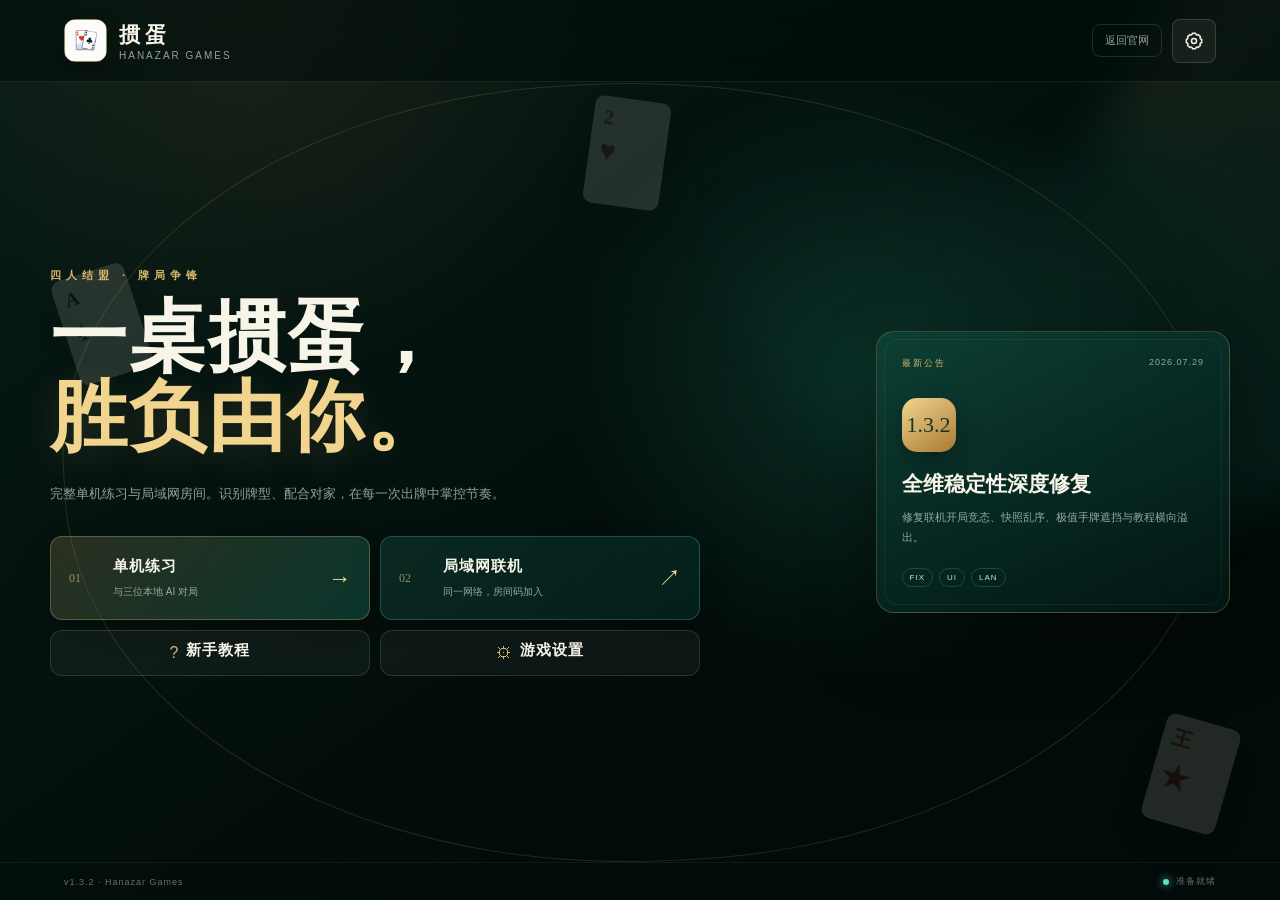
<file: app/src/main/assets/nodejs-project/games/guandan/index.html>
<!doctype html>
<html lang="zh-CN" data-mobile-fit="fit">
  <head>
    <meta charset="UTF-8" />
    <meta name="viewport" content="width=device-width, initial-scale=1, minimum-scale=1, maximum-scale=1, user-scalable=no, viewport-fit=cover">
    <meta name="theme-color" content="#071b18" />
    <meta name="description" content="四人掼蛋单机与局域网对局" />
    <title>掼蛋 · Hanazar Games v1.3.2</title>
    <link rel="stylesheet" href="styles.css" />
  </head>
  <body>
    <main class="home-screen" id="home-screen">
      <div class="home-aurora" aria-hidden="true"></div>
      <div class="floating-card card-one" aria-hidden="true">A<span>♠</span></div>
      <div class="floating-card card-two red" aria-hidden="true">王<span>★</span></div>
      <div class="floating-card card-three red" aria-hidden="true">2<span>♥</span></div>
      <header class="home-nav">
        <div class="brand" aria-label="掼蛋牌桌">
          <span class="brand-mark">掼</span>
          <div><h1>掼蛋</h1><p>HANAZAR GAMES</p></div>
        </div>
        <div class="home-nav-actions">
          <a class="ghost-link" href="https://hanazargames.com/" target="_blank" rel="noopener" data-i18n="officialHome">返回官网</a>
          <button class="icon-button" id="home-settings-button" type="button" aria-label="游戏设置" title="游戏设置">
            <svg class="control-icon" viewBox="0 0 24 24" aria-hidden="true"><circle cx="12" cy="12" r="3"/><path d="M19.4 15a1.7 1.7 0 0 0 .3 1.9l.1.1-2.8 2.8-.1-.1a1.7 1.7 0 0 0-1.9-.3 1.7 1.7 0 0 0-1 1.6v.2h-4V21a1.7 1.7 0 0 0-1-1.6 1.7 1.7 0 0 0-1.9.3l-.1.1L4.2 17l.1-.1a1.7 1.7 0 0 0 .3-1.9A1.7 1.7 0 0 0 3 14H2.8v-4H3a1.7 1.7 0 0 0 1.6-1 1.7 1.7 0 0 0-.3-1.9L4.2 7 7 4.2l.1.1A1.7 1.7 0 0 0 9 4.6a1.7 1.7 0 0 0 1-1.6v-.2h4V3a1.7 1.7 0 0 0 1 1.6 1.7 1.7 0 0 0 1.9-.3l.1-.1L19.8 7l-.1.1a1.7 1.7 0 0 0-.3 1.9 1.7 1.7 0 0 0 1.6 1h.2v4H21a1.7 1.7 0 0 0-1.6 1Z"/></svg>
          </button>
        </div>
      </header>

      <section class="hero-panel">
        <div class="hero-copy">
          <p class="hero-kicker" data-i18n="heroKicker">四人结盟 · 牌局争锋</p>
          <h2 data-i18n="heroTitle">一桌掼蛋，<em>胜负由你。</em></h2>
          <p class="hero-description" data-i18n="heroDescription">完整单机练习与局域网房间。识别牌型、配合对家，在每一次出牌中掌控节奏。</p>
          <div class="home-actions">
            <button class="home-primary" id="single-player-button" type="button"><span class="action-index">01</span><span><b data-i18n="singlePlayer">单机练习</b><small data-i18n="singleDescription">与三位本地 AI 对局</small></span><i>→</i></button>
            <button class="home-secondary" id="lan-button" type="button"><span class="action-index">02</span><span><b data-i18n="lanGame">局域网联机</b><small data-i18n="lanDescription">同一网络，房间码加入</small></span><i>↗</i></button>
            <button class="home-compact" id="tutorial-button" type="button"><span>?</span><b data-i18n="tutorial">新手教程</b></button>
            <button class="home-compact" id="settings-button" type="button"><span>⚙</span><b data-i18n="settings">游戏设置</b></button>
          </div>
        </div>

        <aside class="announcement-card">
          <div class="announcement-head"><span data-i18n="announcement">最新公告</span><time>2026.07.29</time></div>
          <div class="announcement-icon">1.3.2</div>
          <h3 data-i18n="announcementTitle">全维稳定性深度修复</h3>
          <p data-i18n="announcementCopy">修复联机开局竞态、快照乱序、极值手牌遮挡与教程横向溢出。</p>
          <div class="announcement-tags"><span>FIX</span><span>UI</span><span>LAN</span></div>
        </aside>
      </section>

      <footer class="home-footer"><span>v1.3.2 · Hanazar Games</span><span class="server-ready"><i></i><span data-i18n="ready">准备就绪</span></span></footer>
    </main>

    <main class="game-shell view-hidden" id="game-screen">
      <header class="topbar">
        <button class="game-menu-button" id="game-menu-button" type="button" aria-label="菜单" title="菜单" aria-expanded="false">
          <svg class="control-icon" viewBox="0 0 24 24" aria-hidden="true"><path d="M4 6h16M4 12h16M4 18h16"/></svg>
          <span class="menu-label">菜单</span>
        </button>

        <div class="brand" aria-label="掼蛋牌桌">
          <span class="brand-mark">掼</span>
          <div>
            <h1>掼蛋</h1>
            <p>经典四人对局</p>
          </div>
        </div>

        <div class="round-meta" aria-label="本局信息">
          <div><span>第</span><strong id="round-number">1</strong><span>局</span></div>
          <i></i>
          <div><span>当前打</span><strong id="level-rank" class="level-rank">2</strong></div>
        </div>

        <div class="header-actions" id="header-actions">
          <button class="icon-button" id="home-button" type="button" aria-label="返回主页面" title="返回主页面">
            <svg class="control-icon" viewBox="0 0 24 24" aria-hidden="true"><path d="m4 11 8-7 8 7"/><path d="M6 10v10h12V10M10 20v-6h4v6"/></svg>
          </button>
          <button class="icon-button" id="sound-button" type="button" aria-label="关闭音效" aria-pressed="true" title="关闭音效">
            <svg class="control-icon" viewBox="0 0 24 24" aria-hidden="true"><path d="M4 9h4l5-4v14l-5-4H4Z"/><path d="M16 9.5a4 4 0 0 1 0 5"/><path d="M18.5 7a7.5 7.5 0 0 1 0 10"/></svg>
          </button>
          <button class="icon-button off" id="music-button" type="button" aria-label="开启背景音乐" aria-pressed="false" title="开启背景音乐">
            <svg class="control-icon" viewBox="0 0 24 24" aria-hidden="true"><path d="M9 18V6l10-2v12"/><circle cx="6.5" cy="18" r="2.5"/><circle cx="16.5" cy="16" r="2.5"/></svg>
          </button>
          <button class="icon-button" id="game-settings-button" type="button" aria-label="游戏设置" title="游戏设置">
            <svg class="control-icon" viewBox="0 0 24 24" aria-hidden="true"><circle cx="12" cy="12" r="3"/><path d="M19.4 15a1.7 1.7 0 0 0 .3 1.9l.1.1-2.8 2.8-.1-.1a1.7 1.7 0 0 0-1.9-.3 1.7 1.7 0 0 0-1 1.6v.2h-4V21a1.7 1.7 0 0 0-1-1.6 1.7 1.7 0 0 0-1.9.3l-.1.1L4.2 17l.1-.1a1.7 1.7 0 0 0 .3-1.9A1.7 1.7 0 0 0 3 14H2.8v-4H3a1.7 1.7 0 0 0 1.6-1 1.7 1.7 0 0 0-.3-1.9L4.2 7 7 4.2l.1.1A1.7 1.7 0 0 0 9 4.6a1.7 1.7 0 0 0 1-1.6v-.2h4V3a1.7 1.7 0 0 0 1 1.6 1.7 1.7 0 0 0 1.9-.3l.1-.1L19.8 7l-.1.1a1.7 1.7 0 0 0-.3 1.9 1.7 1.7 0 0 0 1.6 1h.2v4H21a1.7 1.7 0 0 0-1.6 1Z"/></svg>
          </button>
          <button class="icon-button" id="help-button" type="button" aria-label="查看规则" title="查看规则">
            <svg class="control-icon" viewBox="0 0 24 24" aria-hidden="true"><circle cx="12" cy="12" r="9"/><path d="M9.7 9a2.5 2.5 0 1 1 3.7 2.2c-.9.5-1.4 1.1-1.4 2.3"/><path d="M12 17h.01"/></svg>
          </button>
          <button class="new-game-button" id="fullscreen-btn" type="button" aria-label="全屏" title="全屏">
            <svg class="control-icon" viewBox="0 0 24 24" aria-hidden="true"><path d="M8 3H5a2 2 0 0 0-2 2v3"/><path d="M16 3h3a2 2 0 0 1 2 2v3"/><path d="M8 21H5a2 2 0 0 1-2-2v-3"/><path d="M16 21h3a2 2 0 0 0 2-2v-3"/></svg>
            <span class="button-label">全屏</span>
          </button>
          <button class="new-game-button" id="new-game-button" type="button" aria-label="重开本局" title="重开本局">
            <svg class="control-icon" viewBox="0 0 24 24" aria-hidden="true"><path d="M20 11a8 8 0 1 0-2.3 5.7"/><path d="M20 4v7h-7"/></svg>
            <span class="button-label">重开本局</span>
          </button>
        </div>
      </header>

      <section class="table-wrap" aria-label="掼蛋牌桌">
        <div class="table-grain"></div>
        <div class="team-badge team-us">我方</div>
        <div class="team-badge team-them">对方</div>

        <aside class="match-score" aria-label="双方进度">
          <div class="score-team ours"><span>我方</span><strong id="our-level">2</strong><small id="our-wins">0 胜</small></div>
          <i></i>
          <div class="score-team"><span>对方</span><strong id="their-level">2</strong><small id="their-wins">0 胜</small></div>
        </aside>

        <section class="player player-top" id="player-2">
          <div class="avatar-wrap">
            <div class="avatar avatar-cyan" id="avatar-2">林</div>
            <span class="partner-dot" title="你的队友"></span>
          </div>
          <div class="player-copy">
            <div class="name-line"><strong id="name-2">林默</strong><span data-i18n="teammate">队友</span></div>
            <div class="card-count"><i></i><span id="count-2">27</span> 张</div>
          </div>
          <div class="turn-pill" id="turn-2">思考中</div>
        </section>

        <section class="player player-left" id="player-1">
          <div class="avatar avatar-amber" id="avatar-1">周</div>
          <div class="player-copy">
            <div class="name-line"><strong id="name-1">周舟</strong></div>
            <div class="card-count"><i></i><span id="count-1">27</span> 张</div>
          </div>
          <div class="turn-pill" id="turn-1">思考中</div>
        </section>

        <section class="player player-right" id="player-3">
          <div class="avatar avatar-violet" id="avatar-3">许</div>
          <div class="player-copy">
            <div class="name-line"><strong id="name-3">许晏</strong></div>
            <div class="card-count"><i></i><span id="count-3">27</span> 张</div>
          </div>
          <div class="turn-pill" id="turn-3">思考中</div>
        </section>

        <div class="opponent-hand opponent-top" id="opponent-hand-2" aria-hidden="true"></div>
        <div class="opponent-hand opponent-left" id="opponent-hand-1" aria-hidden="true"></div>
        <div class="opponent-hand opponent-right" id="opponent-hand-3" aria-hidden="true"></div>

        <section class="trick-zone" aria-live="polite">
          <div class="status-message" id="status-message">
            <span class="status-dot"></span>
            <span id="status-text">轮到你出牌</span>
          </div>
          <div class="played-by" id="played-by"></div>
          <div class="played-cards" id="played-cards"></div>
          <div class="combo-label" id="combo-label"></div>
        </section>

        <section class="player player-you" id="player-0">
          <div class="avatar-wrap">
            <div class="avatar avatar-red" id="avatar-0">你</div>
          </div>
          <div class="player-copy">
            <div class="name-line"><strong id="name-0">牌手</strong><span data-i18n="ourTeam">我方</span></div>
            <div class="card-count"><i></i><span id="count-0">27</span> 张</div>
          </div>
        </section>

        <div class="action-area">
          <p class="selection-tip" id="selection-tip" aria-live="polite">请选择要出的牌</p>
          <div class="action-buttons">
            <button class="game-button secondary" id="pass-button" type="button" aria-keyshortcuts="Space" title="不出（空格）"><svg class="control-icon" viewBox="0 0 24 24" aria-hidden="true"><circle cx="12" cy="12" r="8"/><path d="M8 12h8"/></svg><span data-i18n="pass">不出</span></button>
            <button class="game-button secondary" id="hint-button" type="button" aria-keyshortcuts="H" title="提示（H）"><svg class="control-icon" viewBox="0 0 24 24" aria-hidden="true"><path d="M9 17h6M10 20h4"/><path d="M8.5 14.5A6 6 0 1 1 15.5 14.5c-.8.6-1.1 1.2-1.1 2.5h-4.8c0-1.3-.3-1.9-1.1-2.5Z"/></svg><span data-i18n="hint">提示</span></button>
            <button class="game-button primary" id="play-button" type="button" aria-keyshortcuts="Enter" title="出牌（Enter）"><svg class="control-icon" viewBox="0 0 24 24" aria-hidden="true"><path d="M12 19V5M7 10l5-5 5 5"/></svg><span data-i18n="play">出牌</span></button>
          </div>
        </div>

        <div class="hand-scroll" id="hand-scroll">
          <div class="hand" id="player-hand" role="group" aria-label="你的手牌"></div>
        </div>
      </section>

      <footer class="game-footer">
        <span><i class="online-dot"></i><span id="game-mode-label" data-i18n="singlePlayer">单机练习</span> <small class="version-tag">v1.3.2</small></span>
        <span id="footer-tip">你的搭档坐在对面</span>
      </footer>
    </main>

    <dialog id="rules-dialog" class="modal" aria-labelledby="rules-title">
      <div class="modal-head">
        <div><span>新手指南</span><h2 id="rules-title">基础规则</h2></div>
        <button type="button" id="close-rules" aria-label="关闭规则">×</button>
      </div>
      <div class="rules-grid">
        <article><b>01</b><div><h3>四人两队</h3><p>你与对家组成一队。每人 27 张牌；同队包揽头游、二游时立即按双下结算，若无人压牌则由仍在场的对家接风。</p></div></article>
        <article><b>02</b><div><h3>同型压制</h3><p>非炸弹牌需张数、牌型一致且点数更大；炸弹可压制普通牌型。</p></div></article>
        <article><b>03</b><div><h3>逢人配</h3><p>红桃级牌可充当除大小王以外的任意牌，单独打出时仍是级牌。</p></div></article>
        <article><b>04</b><div><h3>本版支持</h3><p>单张、对子、三张、三带二、顺子、三连对、钢板、同花顺与炸弹；非炸弹牌型最多 6 张。</p></div></article>
        <article><b>05</b><div><h3>炸弹层级</h3><p>同花顺高于五张炸弹、低于六张炸弹；四王炸为最大牌型。</p></div></article>
        <article><b>06</b><div><h3>快捷操作</h3><p>牌桌空白处可用 Enter 出牌、空格不出、H 获取提示。</p></div></article>
      </div>
      <p class="rules-note"><strong>进贡说明：</strong>下一局由末游向头游进贡除红桃级牌外最大的一张（包含大小王），头游还一张 10 及以下；末游抓到两张大王可抗贡并先出。</p>
      <button class="game-button primary modal-confirm" id="confirm-rules" type="button">知道了</button>
    </dialog>

    <dialog id="settings-dialog" class="modal settings-modal" aria-labelledby="settings-title">
      <div class="modal-head">
        <div><span>HANAZAR</span><h2 id="settings-title" data-i18n="settings">游戏设置</h2></div>
        <button type="button" id="close-settings" aria-label="关闭设置">×</button>
      </div>
      <div class="settings-tabs" role="tablist" aria-label="设置分类">
        <button id="settings-tab-sound" class="active" type="button" role="tab" aria-selected="true" aria-controls="settings-panel-sound" data-settings-tab="sound" data-i18n="soundSettings">声音设置</button>
        <button id="settings-tab-display" type="button" role="tab" aria-selected="false" aria-controls="settings-panel-display" tabindex="-1" data-settings-tab="display" data-i18n="displaySettings">显示与语言</button>
        <button id="settings-tab-gameplay" type="button" role="tab" aria-selected="false" aria-controls="settings-panel-gameplay" tabindex="-1" data-settings-tab="gameplay" data-i18n="gameplaySettings">对局与交互</button>
        <button id="settings-tab-about" type="button" role="tab" aria-selected="false" aria-controls="settings-panel-about" tabindex="-1" data-settings-tab="about" data-i18n="about">关于</button>
      </div>
      <div class="settings-grid">
        <section id="settings-panel-sound" class="settings-section active" role="tabpanel" aria-labelledby="settings-tab-sound" data-settings-panel="sound"><h3 data-i18n="soundSettings">声音设置</h3>
          <label class="setting-toggle"><span><b data-i18n="sfx">游戏音效</b><small data-i18n="sfxCopy">出牌、提示与胜负反馈</small></span><input id="setting-sfx" type="checkbox" checked><i></i></label>
          <label class="range-setting"><span><b data-i18n="sfxVolume">音效音量</b><output class="range-value" for="setting-sfx-volume">100%</output></span><input id="setting-sfx-volume" type="range" min="0" max="100" value="100"></label>
          <label class="range-setting"><span><b data-i18n="sfxPitch">音效音高</b><output class="range-value" for="setting-sfx-pitch">100%</output></span><input id="setting-sfx-pitch" type="range" min="50" max="180" value="100"></label>
          <label class="select-setting"><span data-i18n="sfxProfile">音效音色</span><select id="setting-sfx-profile"><option value="soft" data-i18n="profileSoft">柔和</option><option value="classic" data-i18n="profileClassic" selected>经典</option><option value="crisp" data-i18n="profileCrisp">清脆</option></select></label>
          <button class="audio-preview" id="preview-sfx" type="button"><span aria-hidden="true">♪</span><b data-i18n="previewSfx">试听当前音效</b></button>
          <label class="setting-toggle"><span><b data-i18n="bgm">背景音乐</b><small data-i18n="bgmCopy">低音量程序化牌桌音乐</small></span><input id="setting-bgm" type="checkbox"><i></i></label>
          <label class="range-setting"><span><b data-i18n="bgmVolume">音乐音量</b><output class="range-value" for="setting-bgm-volume">70%</output></span><input id="setting-bgm-volume" type="range" min="0" max="100" value="70"></label>
          <label class="range-setting"><span><b data-i18n="bgmTempo">音乐速度</b><output class="range-value" for="setting-bgm-tempo">100%</output></span><input id="setting-bgm-tempo" type="range" min="50" max="200" value="100"></label>
          <label class="select-setting"><span data-i18n="bgmTexture">音乐层次</span><select id="setting-bgm-texture"><option value="minimal" data-i18n="textureMinimal">轻简</option><option value="balanced" data-i18n="textureBalanced" selected>均衡</option><option value="rich" data-i18n="textureRich">丰富</option></select></label>
        </section>
        <section id="settings-panel-display" class="settings-section" role="tabpanel" aria-labelledby="settings-tab-display" data-settings-panel="display" hidden><h3 data-i18n="displaySettings">显示与语言</h3>
          <label class="select-setting"><span data-i18n="language">界面语言</span><select id="language-select"><option value="zh-CN">简体中文</option><option value="zh-TW">繁體中文</option><option value="en">English</option><option value="ja">日本語</option><option value="ko">한국어</option><option value="es">Español</option><option value="fr">Français</option><option value="de">Deutsch</option><option value="pt">Português</option><option value="ru">Русский</option></select></label>
          <label class="select-setting"><span data-i18n="motion">动画效果</span><select id="motion-select"><option value="full" data-i18n="motionFull">完整动画</option><option value="reduced" data-i18n="motionReduced">减少动画</option></select></label>
          <label class="range-setting"><span><b data-i18n="motionSpeed">动画速度</b><output class="range-value" for="setting-motion-speed">100%</output></span><input id="setting-motion-speed" type="range" min="25" max="250" value="100"></label>
          <label class="range-setting"><span><b data-i18n="cardScale">牌面尺寸</b><output class="range-value" for="setting-card-scale">100%</output></span><input id="setting-card-scale" type="range" min="65" max="150" value="100"></label>
          <label class="range-setting"><span><b data-i18n="tableBrightness">牌桌亮度</b><output class="range-value" for="setting-table-brightness">100%</output></span><input id="setting-table-brightness" type="range" min="40" max="160" value="100"></label>
          <label class="range-setting"><span><b data-i18n="contrast">界面对比度</b><output class="range-value" for="setting-contrast">100%</output></span><input id="setting-contrast" type="range" min="70" max="140" value="100"></label>
          <label class="range-setting"><span><b data-i18n="saturation">牌桌饱和度</b><output class="range-value" for="setting-saturation">100%</output></span><input id="setting-saturation" type="range" min="40" max="160" value="100"></label>
          <label class="setting-toggle"><span><b data-i18n="announcements">首页公告</b><small data-i18n="announcementsCopy">在主页面显示版本动态</small></span><input id="setting-announcements" type="checkbox" checked><i></i></label>
        </section>
        <section id="settings-panel-gameplay" class="settings-section gameplay-section" role="tabpanel" aria-labelledby="settings-tab-gameplay" data-settings-panel="gameplay" hidden><h3 data-i18n="gameplaySettings">对局与交互</h3>
          <label class="range-setting"><span><b data-i18n="handSpacing">手牌重叠</b><output class="range-value" for="setting-hand-spacing">61%</output></span><input id="setting-hand-spacing" type="range" min="45" max="100" value="61"></label>
          <label class="range-setting"><span><b data-i18n="selectionLift">选牌抬升</b><output class="range-value" for="setting-selection-lift">100%</output></span><input id="setting-selection-lift" type="range" min="50" max="180" value="100"></label>
          <label class="range-setting"><span><b data-i18n="aiDelay">AI 思考时间</b><output class="range-value" for="setting-ai-delay">900ms</output></span><input id="setting-ai-delay" type="range" min="100" max="3000" step="100" value="900"></label>
          <label class="range-setting"><span><b data-i18n="toastDuration">提示停留时间</b><output class="range-value" for="setting-toast-duration">1800ms</output></span><input id="setting-toast-duration" type="range" min="600" max="5000" step="100" value="1800"></label>
          <label class="setting-toggle"><span><b data-i18n="autoScroll">提示自动定位</b><small data-i18n="autoScrollCopy">将提示选牌滚动到可视区域</small></span><input id="setting-auto-scroll" type="checkbox" checked><i></i></label>
          <label class="setting-toggle"><span><b data-i18n="confirmRestart">重开二次确认</b><small data-i18n="confirmRestartCopy">避免误触导致当前进度丢失</small></span><input id="setting-confirm-restart" type="checkbox" checked><i></i></label>
          <label class="setting-toggle"><span><b data-i18n="haptics">震动反馈</b><small data-i18n="hapticsCopy">支持设备在炸弹与获胜时震动</small></span><input id="setting-haptics" type="checkbox"><i></i></label>
          <label class="range-setting"><span><b data-i18n="hapticStrength">震动强度</b><output class="range-value" for="setting-haptic-strength">100%</output></span><input id="setting-haptic-strength" type="range" min="25" max="200" step="25" value="100"></label>
        </section>
        <section id="settings-panel-about" class="settings-section about-section" role="tabpanel" aria-labelledby="settings-tab-about" data-settings-panel="about" hidden><h3 data-i18n="about">关于</h3><p>Guandan Webgame v1.3.2</p>
          <div class="about-links"><a href="https://github.com/Hanazar-Games/Guandan-Webgame" target="_blank" rel="noopener">GitHub Repository</a><a href="https://github.com/Hanazar-Games/Guandan-Webgame/issues" target="_blank" rel="noopener">Issues</a><a href="https://github.com/Hanazar-Games/Guandan-Webgame/discussions" target="_blank" rel="noopener">Discussions</a><a href="https://github.com/hzagaming" target="_blank" rel="noopener">HzaGaming</a><a href="https://hanazargames.com/" target="_blank" rel="noopener" data-i18n="officialHome">返回官网</a></div>
        </section>
      </div>
      <div class="settings-actions"><button class="game-button secondary" id="reset-settings" type="button" data-i18n="resetSettings">恢复默认设置</button><small data-i18n="settingsRuntime">设置仅在当前运行期间生效</small></div>
    </dialog>

    <dialog id="tutorial-dialog" class="modal tutorial-modal" aria-labelledby="tutorial-title">
      <div class="modal-head"><div><span data-i18n="tutorialKicker">五步入门</span><h2 id="tutorial-title" data-i18n="tutorial">新手教程</h2></div><button type="button" id="close-tutorial" aria-label="关闭教程">×</button></div>
      <div class="tutorial-progress"><i></i><i></i><i></i><i></i><i></i></div>
      <div class="tutorial-slides">
        <article class="tutorial-slide active" aria-hidden="false"><b>01</b><div class="tutorial-visual teams-visual"><span>你</span><span>队友</span><span>对手</span><span>对手</span></div><h3 data-i18n="tutorial1Title">认清你的队伍</h3><p data-i18n="tutorial1Copy">你与对面玩家是一队。配合队友，比单纯压过每一手牌更重要。</p></article>
        <article class="tutorial-slide" aria-hidden="true"><b>02</b><div class="tutorial-visual card-visual">♥ 2</div><h3 data-i18n="tutorial2Title">认识逢人配</h3><p data-i18n="tutorial2Copy">红桃级牌可以替代除大小王以外的任意牌，是组合强牌的关键。</p></article>
        <article class="tutorial-slide" aria-hidden="true"><b>03</b><div class="tutorial-visual combo-visual">7 8 9 10 J</div><h3 data-i18n="tutorial3Title">同型才能压制</h3><p data-i18n="tutorial3Copy">普通牌需要牌型、张数一致且点数更大；炸弹可以打破这一限制。</p></article>
        <article class="tutorial-slide" aria-hidden="true"><b>04</b><div class="tutorial-visual action-visual">提示 → 选择 → 出牌</div><h3 data-i18n="tutorial4Title">完成一次出牌</h3><p data-i18n="tutorial4Copy">点击手牌进行选择。拿不准时使用提示，没有合适的牌就选择不出。</p></article>
        <article class="tutorial-slide" aria-hidden="true"><b>05</b><div class="tutorial-visual win-visual">冠</div><h3 data-i18n="tutorial5Title">与队友一起升级</h3><p data-i18n="tutorial5Copy">头游与队友名次决定升级幅度。率先打过 A 即可完成比赛。</p></article>
      </div>
      <div class="tutorial-actions"><button class="game-button secondary" id="tutorial-prev" type="button" data-i18n="previous">上一步</button><span id="tutorial-count">1 / 5</span><button class="game-button primary" id="tutorial-next" type="button" data-i18n="next">下一步</button></div>
    </dialog>

    <dialog id="lan-dialog" class="modal lan-modal" aria-labelledby="lan-title">
      <div class="modal-head"><div><span>LOCAL NETWORK</span><h2 id="lan-title" data-i18n="lanGame">局域网联机</h2></div><button type="button" id="close-lan" aria-label="关闭联机大厅">×</button></div>
      <div class="lan-connect" id="lan-connect">
        <label><span data-i18n="playerName">玩家名称</span><input id="lan-player-name" maxlength="16" value="牌手" autocomplete="nickname"></label>
        <div class="lan-choice"><button class="game-button primary" id="create-room" type="button" data-i18n="createRoom">创建房间</button><i data-i18n="or">或</i><label><span data-i18n="roomCode">房间码</span><input id="lan-room-code" maxlength="6" placeholder="A1B2C3" autocapitalize="characters"></label><button class="game-button secondary" id="join-room" type="button" data-i18n="joinRoom">加入房间</button></div>
        <p class="lan-status" id="lan-connect-status" role="status"></p>
      </div>
      <div class="lan-lobby view-hidden" id="lan-lobby"><div class="room-code-card"><span data-i18n="roomCode">房间码</span><strong id="current-room-code">------</strong><button id="copy-room-code" type="button" data-i18n="copy">复制</button></div><p class="lan-address" id="lan-address"></p><div class="lan-players" id="lan-players"></div><p class="lan-status" id="lan-status" role="status"></p><div class="lan-lobby-actions"><button class="game-button secondary" id="leave-room" type="button" data-i18n="leaveRoom">退出房间</button><button class="game-button primary lan-start" id="start-lan-game" type="button" data-i18n="startGame">开始游戏</button></div></div>
    </dialog>

    <dialog id="restart-dialog" class="modal restart-modal" aria-labelledby="restart-title" aria-describedby="restart-copy">
      <p class="eyebrow">重新发牌</p>
      <h2 id="restart-title">确定重开本局？</h2>
      <p id="restart-copy">当前对局进度将丢失，双方级数和胜局保持不变。</p>
      <div class="modal-actions">
        <button class="game-button secondary" id="cancel-restart" type="button">取消</button>
        <button class="game-button primary" id="confirm-restart" type="button">确认重开</button>
      </div>
    </dialog>

    <dialog id="result-dialog" class="modal result-modal" aria-labelledby="result-title" aria-describedby="result-copy">
      <div class="result-icon">冠</div>
      <p class="eyebrow">本局结束</p>
      <h2 id="result-title">我方获胜</h2>
      <p id="result-copy"></p>
      <div class="ranking" id="ranking"></div>
      <button class="game-button primary modal-confirm" id="again-button" type="button">再来一局</button>
    </dialog>

    <div class="toast" id="toast" role="status" aria-live="polite" aria-atomic="true"></div>

    <style>
      /* 全屏按钮已并入顶栏菜单（.new-game-button 样式），这里只保留状态色 */
      #fullscreen-btn { -webkit-tap-highlight-color: transparent; }
      #fullscreen-btn.fs { color:#fff; background:rgba(216,182,106,.35); }
    </style>
    <script>
      (function () {
        var btn = document.getElementById("fullscreen-btn");
        var fsEl = function () {
          return document.fullscreenElement || document.webkitFullscreenElement || null;
        };
        var toggle = function () {
          if (fsEl()) {
            var exit = document.exitFullscreen || document.webkitExitFullscreen;
            if (exit) exit.call(document);
          } else {
            var el = document.documentElement;
            var enter = el.requestFullscreen || el.webkitRequestFullscreen;
            if (enter) enter.call(el);
          }
        };
        btn.addEventListener("click", function (e) { e.stopPropagation(); toggle(); });
        /* 默认全屏：进入页面自动请求全屏；浏览器若需手势则首次点击时自动全屏，
           并在全屏变化时触发重排（让牌桌铺满） */
        function autoFs(){ var e=document.documentElement, f=e.requestFullscreen||e.webkitRequestFullscreen; if(f&&!fsEl()){ try{f.call(e);}catch(_){} } }
        setTimeout(autoFs, 400);
        document.addEventListener("pointerdown", function fh(){ autoFs(); document.removeEventListener("pointerdown", fh); }, {passive:true});
        document.addEventListener("fullscreenchange", function(){ try{ setTimeout(function(){ window.dispatchEvent(new Event("resize")); }, 120); }catch(_){} });
        var sync = function () { btn.classList.toggle("fs", !!fsEl()); };
        document.addEventListener("fullscreenchange", sync);
        document.addEventListener("webkitfullscreenchange", sync);
      })();
    </script>
    <script src="script.js"></script>
    <script src="app.js"></script>
  <script src="mobile-fit.js" defer></script>
</body>
</html>
</file>
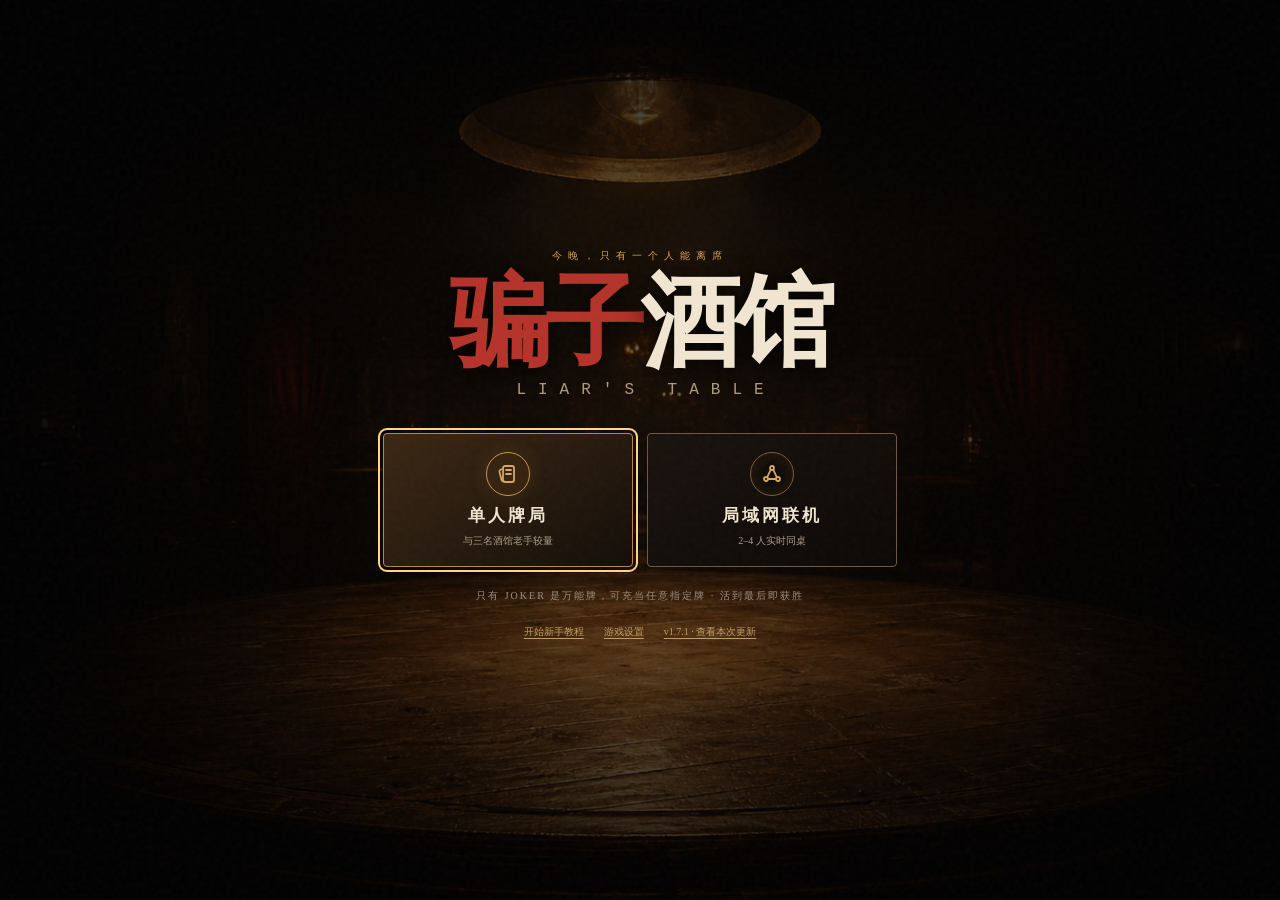
<file: app/src/main/assets/nodejs-project/games/liarsbar/index.html>
<!doctype html>
<html lang="zh-CN" data-mobile-fit="fit">
<head>
  <meta charset="UTF-8">
  <meta name="viewport" content="width=device-width, initial-scale=1, minimum-scale=1, maximum-scale=1, user-scalable=no, viewport-fit=cover">
  <meta name="theme-color" content="#090706">
  <meta name="description" content="骗子酒馆：支持单人 AI 与局域网 2–4 人联机的吹牛卡牌游戏。">
  <title>骗子酒馆 · Liar's Table</title>
  <link rel="stylesheet" href="styles.css">
</head>
<body>
  <a class="skip-link" href="#hand">跳到你的手牌</a>
  <div class="noise" aria-hidden="true"></div>
  <svg class="icon-sprite" aria-hidden="true">
    <defs>
      <symbol id="icon-menu" viewBox="0 0 24 24"><path d="M4 7h16M4 12h16M4 17h16"/></symbol>
      <symbol id="icon-volume-on" viewBox="0 0 24 24"><path d="M5 10v4h4l5 4V6L9 10H5Z"/><path d="M17 9a4 4 0 0 1 0 6M19 6a8 8 0 0 1 0 12"/></symbol>
      <symbol id="icon-volume-off" viewBox="0 0 24 24"><path d="M5 10v4h4l5 4V6L9 10H5Z"/><path d="m17 10 4 4m0-4-4 4"/></symbol>
      <symbol id="icon-cards" viewBox="0 0 24 24"><rect x="7" y="4" width="11" height="16" rx="2"/><path d="m7 7-2 .5a2 2 0 0 0-1.5 2.4l2 8a2 2 0 0 0 2.4 1.5M10 8h5m-5 4h5"/></symbol>
      <symbol id="icon-network" viewBox="0 0 24 24"><circle cx="12" cy="6" r="2"/><circle cx="6" cy="17" r="2"/><circle cx="18" cy="17" r="2"/><path d="m10.8 7.7-3.6 7.5m6-7.5 3.6 7.5M8 17h8"/></symbol>
      <symbol id="icon-eye" viewBox="0 0 24 24"><path d="M3 12s3.5-6 9-6 9 6 9 6-3.5 6-9 6-9-6-9-6Z"/><circle cx="12" cy="12" r="2.5"/></symbol>
      <symbol id="icon-arrow-right" viewBox="0 0 24 24"><path d="M5 12h14m-5-5 5 5-5 5"/></symbol>
      <symbol id="icon-arrow-left" viewBox="0 0 24 24"><path d="M19 12H5m5-5-5 5 5 5"/></symbol>
      <symbol id="icon-close" viewBox="0 0 24 24"><path d="m6 6 12 12M18 6 6 18"/></symbol>
      <symbol id="icon-profile" viewBox="0 0 24 24"><rect x="5" y="3" width="14" height="18" rx="2"/><circle cx="12" cy="9" r="2.5"/><path d="M8.5 16c.8-2 2-3 3.5-3s2.7 1 3.5 3M8 6h1m6 12h1"/></symbol>
      <symbol id="icon-settings" viewBox="0 0 24 24"><circle cx="12" cy="12" r="3"/><path d="M19 13.5v-3l-2-.7-.7-1.7.9-1.9-2.1-2.1-1.9.9-1.7-.7-.7-2h-3l-.7 2-1.7.7-1.9-.9-2.1 2.1.9 1.9-.7 1.7-2 .7v3l2 .7.7 1.7-.9 1.9 2.1 2.1 1.9-.9 1.7.7.7 2h3l.7-2 1.7-.7 1.9.9 2.1-2.1-.9-1.9.7-1.7 2-.7Z"/></symbol>
      <symbol id="icon-fullscreen" viewBox="0 0 24 24"><path d="M8 3H5a2 2 0 0 0-2 2v3"/><path d="M16 3h3a2 2 0 0 1 2 2v3"/><path d="M8 21H5a2 2 0 0 1-2-2v-3"/><path d="M16 21h3a2 2 0 0 0 2-2v-3"/></symbol>
    </defs>
  </svg>

  <main id="game" class="game-shell" aria-label="骗子酒馆牌桌">
    <header class="topbar">
      <button id="gameMenuBtn" class="game-menu-button" type="button" aria-label="菜单" title="菜单" aria-expanded="false">
        <svg class="ui-icon" aria-hidden="true"><use href="#icon-menu"></use></svg>
        <span class="menu-label">菜单</span>
      </button>
      <div class="brand"><span>LIAR'S</span><b>TABLE</b></div>
      <div id="modeBadge" class="mode-badge"><i></i><span>未入座</span></div>
      <div class="round-info"><span>第 <b id="roundNo">0</b> 局</span><i></i><span>桌面 <b id="pileCount">0</b></span></div>
      <nav id="header-actions" class="header-actions" aria-label="顶部菜单">
        <button id="menuBtn" class="icon-btn" type="button" aria-label="打开游戏规则" aria-haspopup="dialog"><svg class="ui-icon" aria-hidden="true"><use href="#icon-menu"></use></svg><span class="menu-label">规则</span></button>
        <button id="profileBtn" class="icon-btn" type="button" aria-label="查看酒客档案" aria-haspopup="dialog"><svg class="ui-icon" aria-hidden="true"><use href="#icon-profile"></use></svg><span class="menu-label">档案</span></button>
        <button id="soundBtn" class="icon-btn" type="button" aria-label="关闭声音与环境音乐" aria-pressed="true"><svg class="ui-icon" aria-hidden="true"><use href="#icon-volume-on"></use></svg><span class="menu-label">声音</span></button>
        <button id="settingsBtn" class="icon-btn" type="button" aria-label="打开游戏设置" aria-haspopup="dialog"><svg class="ui-icon" aria-hidden="true"><use href="#icon-settings"></use></svg><span class="menu-label">设置</span></button>
        <button id="fullscreenBtn" class="icon-btn" type="button" aria-label="全屏" title="全屏"><svg class="ui-icon" aria-hidden="true"><use href="#icon-fullscreen"></use></svg><span class="menu-label">全屏</span></button>
      </nav>
    </header>

    <section class="table-stage" aria-label="游戏牌桌">
      <div class="ambient-glow" aria-hidden="true"></div>
      <div id="players" class="players" aria-live="polite"></div>

      <div class="center-table">
        <div class="target-plaque">
          <span>本局指定牌</span>
          <strong id="targetRank">K</strong>
          <small id="targetName">国王</small>
        </div>
        <p id="wildcardHint" class="wildcard-hint" data-i18n="wildcardHint">★ JOKER = 万能牌</p>
        <div id="playedPile" class="played-pile" aria-label="桌面牌堆" aria-live="polite" aria-atomic="true">
          <div class="empty-pile">等待出牌</div>
        </div>
        <div id="lastClaim" class="last-claim" aria-live="polite">尚无出牌</div>
        <div id="turnBanner" class="turn-banner" role="status" aria-live="polite" aria-atomic="true">等待入座</div>
      </div>

      <aside class="history-panel" aria-label="本局记录">
        <div class="history-title">酒馆耳语</div>
        <div id="historyList" class="history-list" aria-live="polite"></div>
      </aside>

      <div class="player-area">
        <div class="you-row"><span id="youLabel">你的手牌</span><small id="connectionHint"></small></div>
        <div id="hand" class="hand" tabindex="-1" aria-describedby="selectionHint" aria-label="你的手牌"></div>
        <div id="selectionHint" class="selection-hint">入座后开始游戏</div>
        <div class="actions">
          <button id="challengeBtn" class="action-btn challenge" type="button" aria-keyshortcuts="C" disabled>
            <span class="action-icon" aria-hidden="true"><svg class="ui-icon"><use href="#icon-eye"></use></svg></span>
            <span><b id="challengeLabel" data-i18n="actionChallenge">质疑</b><small id="challengeText">尚无可质疑出牌</small></span>
          </button>
          <button id="playBtn" class="action-btn play" type="button" aria-keyshortcuts="P" disabled>
            <span><b><span id="playLabel" data-i18n="actionPlay">出牌</span> <em id="selectedCount">0</em></b><small id="claimText">宣称是 K</small></span>
            <span class="action-icon" aria-hidden="true"><svg class="ui-icon"><use href="#icon-arrow-right"></use></svg></span>
          </button>
        </div>
      </div>
    </section>
  </main>

  <section id="startScreen" class="overlay start-screen" role="dialog" aria-modal="true" aria-labelledby="startTitle">
    <div class="start-vignette" aria-hidden="true"></div>
    <div class="start-content">
      <p class="eyebrow">今晚，只有一个人能离席</p>
      <h1 id="startTitle"><span>骗子</span>酒馆</h1>
      <p class="subtitle">LIAR'S TABLE</p>
      <div id="modeChooser" class="mode-chooser">
        <button id="soloBtn" class="mode-card primary" type="button">
          <span class="mode-icon" aria-hidden="true"><svg class="ui-icon"><use href="#icon-cards"></use></svg></span>
          <b data-i18n="startSolo">单人牌局</b><small>与三名酒馆老手较量</small>
        </button>
        <button id="lanBtn" class="mode-card" type="button">
          <span class="mode-icon" aria-hidden="true"><svg class="ui-icon"><use href="#icon-network"></use></svg></span>
          <b data-i18n="startLan">局域网联机</b><small>2–4 人实时同桌</small>
        </button>
      </div>

      <form id="lanPanel" class="lan-panel" hidden>
        <div class="field">
          <label for="playerName">玩家昵称</label>
          <input id="playerName" maxlength="12" autocomplete="nickname" placeholder="输入你的称号" required>
        </div>
        <div class="lan-actions">
          <button id="createRoomBtn" class="primary-btn compact" type="button">创建房间</button>
          <span>或</span>
          <div class="join-row">
            <label class="sr-only" for="roomCode">四位房间码</label>
            <input id="roomCode" class="code-input" maxlength="4" autocomplete="off" placeholder="房间码" inputmode="text">
            <button id="joinRoomBtn" class="primary-btn compact" type="button">加入</button>
          </div>
        </div>
        <button id="backModeBtn" class="text-btn" type="button"><svg class="ui-icon" aria-hidden="true"><use href="#icon-arrow-left"></use></svg>返回模式选择</button>
      </form>

      <p class="tip">只有 JOKER 是万能牌，可充当任意指定牌 · 活到最后即获胜</p>
      <button id="tutorialBtn" class="version-btn tutorial-entry" type="button" aria-haspopup="dialog" data-i18n="openTutorial">开始新手教程</button>
      <button id="startSettingsBtn" class="version-btn" type="button" aria-haspopup="dialog" data-i18n="settingsTitle">游戏设置</button>
      <button id="announcementBtn" class="version-btn" type="button" aria-haspopup="dialog">v1.7.1 · 查看本次更新</button>
    </div>
  </section>

  <section id="lobbyOverlay" class="overlay" role="dialog" aria-modal="true" aria-labelledby="lobbyTitle" aria-describedby="roomHelp lobbyStatus" hidden>
    <div class="panel-card lobby-card">
      <p class="eyebrow">局域网房间</p>
      <h2 id="lobbyTitle">等待酒客入座</h2>
      <button id="lobbyCode" class="room-code" type="button" aria-label="复制房间码">----</button>
      <p id="roomHelp" class="room-help">让朋友打开同一个局域网地址并输入房间码</p>
      <div id="lobbyPlayers" class="lobby-players" aria-live="polite"></div>
      <p id="lobbyStatus" class="lobby-status">至少需要 2 名玩家</p>
      <div class="panel-actions">
        <button id="leaveRoomBtn" class="secondary-btn" type="button">离开房间</button>
        <button id="startGameBtn" class="primary-btn compact" type="button" disabled>开始牌局</button>
      </div>
    </div>
  </section>

  <section id="revealOverlay" class="overlay" role="alertdialog" aria-modal="true" aria-labelledby="revealTitle" aria-describedby="revealCopy rouletteText" hidden>
    <div class="panel-card reveal-card">
      <p id="revealEyebrow" class="eyebrow">质疑结果</p>
      <h2 id="revealTitle">谎言被揭穿</h2>
      <div id="revealedCards" class="revealed-cards" aria-live="polite"></div>
      <p id="revealCopy"></p>
      <div id="roulette" class="roulette">
        <div class="revolver" aria-hidden="true"><div class="chamber"><span></span><span></span><span></span><span></span><span></span><span></span></div></div>
        <p id="rouletteText">扣动扳机……</p>
      </div>
      <button id="continueBtn" class="primary-btn compact" type="button" hidden>继续</button>
      <p id="onlineContinue" class="auto-continue" hidden>下一局即将自动开始…</p>
    </div>
    <div id="eliminationImpact" class="elimination-impact" aria-live="assertive" hidden>
      <i aria-hidden="true">☠</i><strong id="eliminationName">玩家被淘汰</strong><span>OUT OF THE BAR</span>
    </div>
  </section>

  <section id="endOverlay" class="overlay" role="dialog" aria-modal="true" aria-labelledby="endTitle" aria-describedby="endCopy endProfileSummary" hidden>
    <div class="panel-card end-card">
      <p class="eyebrow">牌局结束</p>
      <h2 id="endTitle">你活了下来</h2>
      <p id="endCopy">酒馆记住了最后的赢家。</p>
      <p id="endProfileSummary" class="end-profile-summary">酒馆称号 · 雾中新客</p>
      <div class="panel-actions">
        <button id="endLeaveBtn" class="secondary-btn" type="button" hidden>返回首页</button>
        <button id="restartBtn" class="primary-btn" type="button"><span>再来一局</span><small>命运重新洗牌</small></button>
      </div>
    </div>
  </section>

  <section id="profileOverlay" class="overlay" role="dialog" aria-modal="true" aria-labelledby="profileHeading" aria-describedby="profileQuote" hidden>
    <div class="panel-card profile-card">
      <button id="closeProfileBtn" class="close-btn" type="button" aria-label="关闭酒客档案"><svg class="ui-icon" aria-hidden="true"><use href="#icon-close"></use></svg></button>
      <p class="eyebrow">酒馆私藏</p>
      <h2 id="profileHeading">酒客档案</h2>
      <div class="profile-identity">
        <span class="profile-seal" aria-hidden="true"><svg class="ui-icon"><use href="#icon-profile"></use></svg></span>
        <div><small>当前称号</small><strong id="profileTitle">雾中新客</strong></div>
      </div>
      <p id="profileQuote" class="profile-quote">酒保还在等你露出第一张底牌。</p>
      <div class="profile-stats" aria-label="本场行为统计">
        <div><strong id="profileCards">0</strong><span>打出牌数</span></div>
        <div><strong id="profileLies">0</strong><span>谎言次数</span></div>
        <div><strong id="profileChallenges">0</strong><span>识破谎言</span></div>
        <div><strong id="profileRounds">0</strong><span>熬过轮次</span></div>
      </div>
      <div class="profile-reputation">
        <div><span>守誓</span><b>酒馆声名</b><span>诈术</span></div>
        <div id="profileGuile" class="profile-meter" role="meter" aria-label="诈术倾向" aria-valuemin="0" aria-valuemax="100" aria-valuenow="50" aria-valuetext="尚未落牌"><i></i></div>
      </div>
      <button id="profileDoneBtn" class="primary-btn compact" type="button">合上档案</button>
    </div>
  </section>

  <section id="settingsOverlay" class="overlay" role="dialog" aria-modal="true" aria-labelledby="settingsTitle" hidden>
    <div class="panel-card settings-card">
      <button id="closeSettingsBtn" class="close-btn" type="button" aria-label="关闭游戏设置"><svg class="ui-icon" aria-hidden="true"><use href="#icon-close"></use></svg></button>
      <header class="settings-heading">
        <p class="eyebrow" data-i18n="settingsEyebrow">酒馆偏好</p>
        <h2 id="settingsTitle" data-i18n="settingsTitle">游戏设置</h2>
      </header>
      <div class="settings-layout">
        <nav id="settingsTabs" class="settings-tabs" role="tablist" aria-label="设置分类">
          <button type="button" role="tab" aria-selected="true" aria-controls="settings-experience" data-settings-tab="experience" data-i18n="tabExperience">体验</button>
          <button type="button" role="tab" aria-selected="false" aria-controls="settings-gameplay" data-settings-tab="gameplay" data-i18n="tabGameplay">辅助</button>
          <button type="button" role="tab" aria-selected="false" aria-controls="settings-sound" data-settings-tab="sound" data-i18n="tabSound">声音</button>
          <button type="button" role="tab" aria-selected="false" aria-controls="settings-language" data-settings-tab="language" data-i18n="tabLanguage">语言</button>
          <button type="button" role="tab" aria-selected="false" aria-controls="settings-news" data-settings-tab="news" data-i18n="tabNews">公告</button>
          <button type="button" role="tab" aria-selected="false" aria-controls="settings-about" data-settings-tab="about" data-i18n="tabAbout">关于</button>
        </nav>
        <div class="settings-content">
          <section id="settings-experience" class="settings-panel" role="tabpanel" data-settings-panel="experience">
            <h3 data-i18n="tabExperience">体验</h3>
            <label class="setting-row"><span><b data-i18n="motion">增强动画</b><small>启用发牌、光影与状态过渡</small></span><input id="motionEnabled" type="checkbox" role="switch" checked></label>
            <label class="volume-row" for="motionSpeed"><span><span data-i18n="motionSpeed">动画速度</span> <output id="motionSpeedValue">100%</output></span><input id="motionSpeed" type="range" min="40" max="200" value="100"></label>
            <label class="setting-row"><span><b data-i18n="visualEffects">桌面光影</b><small>显示颗粒、浮尘与环境辉光</small></span><input id="visualEffectsEnabled" type="checkbox" role="switch" checked></label>
            <label class="volume-row" for="sceneBrightness"><span><span data-i18n="sceneBrightness">场景亮度</span> <output id="sceneBrightnessValue">100%</output></span><input id="sceneBrightness" type="range" min="55" max="145" value="100"></label>
            <label class="volume-row" for="sceneContrast"><span><span data-i18n="sceneContrast">场景对比度</span> <output id="sceneContrastValue">100%</output></span><input id="sceneContrast" type="range" min="70" max="150" value="100"></label>
            <label class="volume-row" for="particleDensity"><span><span data-i18n="particles">浮尘强度</span> <output id="particleDensityValue">100%</output></span><input id="particleDensity" type="range" min="0" max="150" value="100"></label>
            <label class="volume-row" for="cardScale"><span><span data-i18n="cardScale">手牌缩放</span> <output id="cardScaleValue">100%</output></span><input id="cardScale" type="range" min="75" max="130" value="100"></label>
            <button id="openTutorialBtn" class="setting-action" type="button"><span><b data-i18n="openTutorial">开始新手教程</b><small>重新学习出牌、质疑与左轮裁决</small></span><i>→</i></button>
          </section>
          <section id="settings-gameplay" class="settings-panel" role="tabpanel" data-settings-panel="gameplay" hidden>
            <h3 data-i18n="tabGameplay">游戏辅助</h3>
            <label class="volume-row" for="aiSpeed"><span><span data-i18n="aiSpeed">AI 思考节奏</span> <output id="aiSpeedValue">100%</output></span><input id="aiSpeed" type="range" min="50" max="250" value="100"></label>
            <label class="setting-row"><span><b data-i18n="autoFocus">自动聚焦</b><small>开局和换局时定位到可用操作</small></span><input id="autoFocusEnabled" type="checkbox" role="switch" checked></label>
            <label class="setting-row"><span><b data-i18n="shortcuts">键盘快捷键</b><small>数字键选牌，P 出牌，C 质疑</small></span><input id="shortcutsEnabled" type="checkbox" role="switch" checked></label>
            <label class="setting-row"><span><b data-i18n="history">酒馆耳语</b><small>显示桌面右上角的行动记录</small></span><input id="historyEnabled" type="checkbox" role="switch" checked></label>
            <label class="setting-row"><span><b data-i18n="turnEffects">回合强调</b><small>强调当前玩家与你的操作回合</small></span><input id="turnEffectsEnabled" type="checkbox" role="switch" checked></label>
          </section>
          <section id="settings-sound" class="settings-panel" role="tabpanel" data-settings-panel="sound" hidden>
            <h3 data-i18n="tabSound">声音</h3>
            <label class="setting-row"><span><b data-i18n="masterSound">总声音</b><small>一键控制所有声音输出</small></span><input id="soundEnabled" type="checkbox" role="switch" checked></label>
            <label class="volume-row" for="masterVolume"><span>总音量 <output id="masterVolumeValue">80%</output></span><input id="masterVolume" type="range" min="0" max="100" value="80"></label>
            <label class="setting-row"><span><b data-i18n="music">环境音乐</b><small>酒馆低吟、壁炉与紧张氛围</small></span><input id="musicEnabled" type="checkbox" role="switch" checked></label>
            <label class="volume-row" for="musicVolume"><span>音乐音量 <output id="musicVolumeValue">70%</output></span><input id="musicVolume" type="range" min="0" max="100" value="70"></label>
            <label class="volume-row" for="ambienceIntensity"><span><span data-i18n="ambienceIntensity">氛围强度</span> <output id="ambienceIntensityValue">100%</output></span><input id="ambienceIntensity" type="range" min="0" max="150" value="100"></label>
            <label class="volume-row" for="musicWarmth"><span><span data-i18n="musicWarmth">环境音温暖度</span> <output id="musicWarmthValue">55%</output></span><input id="musicWarmth" type="range" min="0" max="100" value="55"></label>
            <label class="setting-row"><span><b data-i18n="soundEffects">操作音效</b><small>选牌、质疑、转轮和击发反馈</small></span><input id="sfxEnabled" type="checkbox" role="switch" checked></label>
            <label class="volume-row" for="sfxVolume"><span>音效音量 <output id="sfxVolumeValue">85%</output></span><input id="sfxVolume" type="range" min="0" max="100" value="85"></label>
            <label class="volume-row" for="cuePitch"><span><span data-i18n="cuePitch">音效音高</span> <output id="cuePitchValue">100%</output></span><input id="cuePitch" type="range" min="70" max="130" value="100"></label>
            <label class="setting-row"><span><b data-i18n="uiSounds">界面提示音</b><small>设置、教程、选项与纸页反馈</small></span><input id="uiSoundsEnabled" type="checkbox" role="switch" checked></label>
            <label class="setting-row"><span><b data-i18n="gameSounds">牌局提示音</b><small>出牌、质疑、转轮、空膛与击发</small></span><input id="gameSoundsEnabled" type="checkbox" role="switch" checked></label>
            <label class="setting-row"><span><b data-i18n="announcementSounds">公告提示音</b><small>打开和关闭更新公告时播放反馈</small></span><input id="announcementSoundsEnabled" type="checkbox" role="switch" checked></label>
          </section>
          <section id="settings-language" class="settings-panel" role="tabpanel" data-settings-panel="language" hidden>
            <h3 data-i18n="language">界面语言</h3>
            <p>选择后立即更新核心界面、设置与教程文字。</p>
            <label class="language-picker" for="languageSelect"><span data-i18n="language">界面语言</span><select id="languageSelect">
              <option value="zh-CN">简体中文</option><option value="zh-TW">繁體中文</option><option value="en">English</option><option value="ja">日本語</option><option value="ko">한국어</option><option value="es">Español</option><option value="fr">Français</option><option value="de">Deutsch</option><option value="pt-BR">Português</option><option value="ru">Русский</option>
            </select></label>
          </section>
          <section id="settings-news" class="settings-panel" role="tabpanel" data-settings-panel="news" hidden>
            <h3 data-i18n="news">最新公告</h3>
            <article class="settings-release"><small>2026-07-30</small><b>v1.7.1 · 看清牌数</b><p>放大对手出牌张数、上一手宣称与质疑信息，并修复长昵称挤压和提示重叠。</p></article>
            <button id="settingsAnnouncementBtn" class="setting-action" type="button"><span><b>查看完整更新公告</b><small>阅读本次更新与历史版本</small></span><i>→</i></button>
          </section>
          <section id="settings-about" class="settings-panel" role="tabpanel" data-settings-panel="about" hidden>
            <h3 data-i18n="about">关于本作</h3>
            <p>由 Hanazar Games 打造的局域网吹牛卡牌游戏。</p>
            <div class="about-links">
              <a href="https://github.com/Hanazar-Games/Liars-Bar-webgame" target="_blank" rel="noopener"><span data-i18n="repository">代码仓库</span><i>↗</i></a>
              <a href="https://github.com/Hanazar-Games/Liars-Bar-webgame/issues" target="_blank" rel="noopener"><span data-i18n="issues">问题反馈</span><i>↗</i></a>
              <a href="https://github.com/Hanazar-Games/Liars-Bar-webgame/discussions" target="_blank" rel="noopener"><span data-i18n="discussions">社区讨论</span><i>↗</i></a>
              <a href="https://github.com/hzagaming" target="_blank" rel="noopener"><span data-i18n="author">作者主页</span><i>↗</i></a>
              <a href="https://hanazargames.com" target="_blank" rel="noopener"><span data-i18n="home">返回官网</span><i>↗</i></a>
            </div>
          </section>
        </div>
      </div>
      <div class="settings-footer">
        <button id="resetPreferencesBtn" class="secondary-btn compact" type="button" data-i18n="resetDefaults">恢复默认</button>
        <button id="settingsDoneBtn" class="primary-btn compact" type="button" data-i18n="done">完成</button>
      </div>
    </div>
  </section>

  <section id="tutorialOverlay" class="overlay" role="dialog" aria-modal="true" aria-labelledby="tutorialTitle" aria-describedby="tutorialCopy tutorialProgress" hidden>
    <div class="panel-card tutorial-card">
      <button id="closeTutorialBtn" class="close-btn" type="button" aria-label="关闭新手教程"><svg class="ui-icon" aria-hidden="true"><use href="#icon-close"></use></svg></button>
      <p class="eyebrow" data-i18n="tutorialEyebrow">第一次入座</p>
      <p id="tutorialProgress" class="tutorial-progress">第 1 / 4 步</p>
      <div id="tutorialVisual" class="tutorial-visual" data-step="0" aria-hidden="true"><i></i><i></i><i></i></div>
      <h2 id="tutorialTitle">看清本局指定牌</h2>
      <p id="tutorialCopy">每局指定 A、K 或 Q；只有 JOKER 是万能牌，可充当任意指定牌。</p>
      <div id="tutorialDots" class="tutorial-dots" aria-hidden="true"></div>
      <div class="tutorial-actions">
        <button id="tutorialBackBtn" class="secondary-btn compact" type="button" data-i18n="back">上一步</button>
        <button id="tutorialNextBtn" class="primary-btn compact" type="button" data-i18n="next">下一步</button>
      </div>
    </div>
  </section>

  <section id="menuOverlay" class="overlay" role="dialog" aria-modal="true" aria-labelledby="rulesTitle" hidden>
    <div class="panel-card menu-card">
      <button id="closeMenuBtn" class="close-btn" type="button" aria-label="关闭游戏规则"><svg class="ui-icon" aria-hidden="true"><use href="#icon-close"></use></svg></button>
      <p class="eyebrow">游戏规则</p>
      <h2 id="rulesTitle">如何活到最后</h2>
      <ol>
        <li><b>认牌</b><span>每局指定 A、K 或 Q；只有 JOKER 是万能牌，Q 只是普通皇后牌。</span></li>
        <li><b>出牌</b><span>选择 1–3 张手牌暗扣，并宣称它们都是本局指定牌。</span></li>
        <li><b>判断</b><span>轮到你时，可以继续出牌，或质疑上一位玩家；手牌出尽后只能质疑。</span></li>
        <li><b>惩罚</b><span>质疑成功，撒谎者扣动左轮；质疑失败，则由质疑者受罚。</span></li>
        <li><b>胜利</b><span>每局重新发牌。左轮击发即淘汰，最后存活者获胜。</span></li>
        <li><b>快捷</b><span>数字键 1–5 选牌，P 出牌，C 质疑。</span></li>
      </ol>
      <div class="menu-actions">
        <button id="resumeBtn" class="primary-btn compact" type="button">回到牌桌</button>
        <button id="exitGameBtn" class="danger-btn compact" type="button" data-default-label="退出牌局" data-confirm-label="确认退出牌局">退出牌局</button>
      </div>
      <p id="exitGameHint" class="exit-game-hint" aria-live="polite"></p>
    </div>
  </section>

  <section id="announcementOverlay" class="overlay" role="dialog" aria-modal="true" aria-labelledby="announcementTitle" hidden>
    <div class="panel-card announcement-card">
      <button id="closeAnnouncementBtn" class="close-btn" type="button" aria-label="关闭更新公告"><svg class="ui-icon" aria-hidden="true"><use href="#icon-close"></use></svg></button>
      <p class="eyebrow">更新公告</p>
      <h2 id="announcementTitle">v1.7.1 · 看清牌数</h2>
      <p class="release-date">2026-07-30</p>
      <ul>
        <li>显著放大对手本次出牌张数，让关键牌局信息一眼可见。</li>
        <li>同步强调上一手宣称和质疑按钮中的张数。</li>
        <li>拆分玩家名与张数布局，长昵称不再挤掉最重要的数量信息。</li>
        <li>为短横屏补偿中央牌桌缩放后的文字尺寸。</li>
        <li>修复落桌徽标与上一手提示轻微重叠，并复查多尺寸布局与联机状态。</li>
      </ul>
      <details>
        <summary>历史公告</summary>
        <article><b>v1.7.0 · 安全离席</b><time>2026-07-30</time><p>新增游戏内安全退出、退出防误触和淘汰收尾 SFX，并复查暗牌展示与多尺寸交互。</p></article>
        <article><b>v1.6.0 · 暗牌惊雷</b><time>2026-07-29</time><p>新增暗牌落桌、淘汰冲击动画和更丰富的牌局 SFX，并修复极窄屏大手牌遮挡。</p></article>
        <article><b>v1.5.2 · 稳住视野</b><time>2026-07-29</time><p>修复短屏焦点、极窄屏重叠与联机提示残留，补充音效试听和历史公告。</p></article>
        <article><b>v1.5.1 · 万能牌明示</b><time>2026-07-28</time><p>明确 JOKER 万能牌规则，修复动画节奏、BGM 预览、场景滤镜、多语言与极窄屏体验。</p></article>
        <article><b>v1.5.0 · 随心调校</b><time>2026-07-27</time><p>新增 20 项视觉、辅助、AI、BGM 与 SFX 参数、一键恢复默认及响应式设置布局。</p></article>
        <article><b>v1.4.0 · 酒馆焕新</b><time>2026-07-27</time><p>新增设置中心、10 种语言、新手教程、分轨音频与界面动画。</p></article>
        <article><b>v1.3.1 · 稳住氛围</b><time>2026-07-26</time><p>修正桌面牌数、静音输出、换局提示与极窄屏焦点。</p></article>
        <article><b>v1.3.0 · 酒客留名</b><time>2026-07-26</time><p>新增酒客档案、动态称号与声名刻度，并让环境声随牌局压力变化。</p></article>
        <article><b>v1.2.4 · 稳定开席</b><time>2026-07-24</time><p>修复端口占用时重复抛出 WebSocket 错误，并完善服务启动反馈。</p></article>
        <article><b>v1.2.3 · 掌中酒馆</b><time>2026-07-24</time><p>提高移动端文字可读性，修正窄屏层级与短屏信息遮挡。</p></article>
        <article><b>v1.2.2 · 炉火低吟</b><time>2026-07-24</time><p>升级程序化环境音乐、壁炉底噪及选牌、质疑与左轮音效。</p></article>
        <article><b>v1.2.1 · 牌桌回声</b><time>2026-07-24</time><p>新增上一手宣称和真人、AI 回合提示，强化当前行动反馈。</p></article>
        <article><b>v1.2.0 · 沉浸酒桌</b><time>2026-07-24</time><p>强化牌桌反馈、程序化音效与环境音乐，并完善移动端和短横屏体验。</p></article>
        <article><b>v1.1.1 · 稳住酒桌</b><time>2026-07-23</time><p>修复联机状态锁死、弹层焦点与重复头像，并优化触屏、窄屏和音频峰值。</p></article>
        <article><b>v1.1.0 · 同桌共饮</b><time>2026-07-23</time><p>新增 2–4 人局域网房间、权威服务器、断线处理、共用规则引擎与移动端重构。</p></article>
        <article><b>v1.0.1 · 初席校准</b><time>2026-07-22</time><p>补充基础牌桌布局、操作反馈与首轮稳定性修正。</p></article>
        <article><b>v1.0.0 · 初次开席</b><time>2026-07-22</time><p>推出单人骗子酒馆：三名 AI、质疑裁决与左轮淘汰玩法。</p></article>
      </details>
      <button id="announcementDoneBtn" class="primary-btn compact" type="button">知道了</button>
    </div>
  </section>

  <div id="toast" class="toast" role="status" aria-live="polite"></div>
  <script type="module" src="game.js"></script>
  <script>
    (function () {
      /* ── 悬浮菜单展开 ── */
      var menuBtn = document.getElementById("gameMenuBtn");
      var actions = document.getElementById("header-actions");
      function closeMenu() {
        if (!actions) return;
        actions.classList.remove("open");
        if (menuBtn) menuBtn.setAttribute("aria-expanded", "false");
      }
      if (menuBtn && actions) {
        menuBtn.addEventListener("click", function (e) {
          e.stopPropagation();
          var open = actions.classList.toggle("open");
          menuBtn.setAttribute("aria-expanded", String(open));
        });
        document.addEventListener("click", function (e) {
          if (e.target.closest("#gameMenuBtn") || e.target.closest("#header-actions")) return;
          closeMenu();
        });
        document.addEventListener("keydown", function (e) { if (e.key === "Escape") closeMenu(); });
      }

      /* ── 全屏 ── */
      var fsBtn = document.getElementById("fullscreenBtn");
      var fsEl = function () { return document.fullscreenElement || document.webkitFullscreenElement || null; };
      var toggleFs = function () {
        if (fsEl()) {
          var exit = document.exitFullscreen || document.webkitExitFullscreen;
          if (exit) exit.call(document);
        } else {
          var el = document.documentElement;
          var enter = el.requestFullscreen || el.webkitRequestFullscreen;
          if (enter) enter.call(el);
        }
      };
      if (fsBtn) {
        fsBtn.addEventListener("click", function (e) { e.stopPropagation(); toggleFs(); });
        var syncFs = function () {
          var on = !!fsEl();
          fsBtn.classList.toggle("fs", on);
          fsBtn.setAttribute("aria-pressed", String(on));
        };
        document.addEventListener("fullscreenchange", function () {
          syncFs();
          try { setTimeout(function () { window.dispatchEvent(new Event("resize")); }, 120); } catch (_) {}
        });
        document.addEventListener("webkitfullscreenchange", syncFs);
        /* 首次点击尝试进入全屏（浏览器需用户手势） */
        document.addEventListener("pointerdown", function fh() {
          if (!fsEl()) {
            var el = document.documentElement;
            var enter = el.requestFullscreen || el.webkitRequestFullscreen;
            if (enter) { try { enter.call(el); } catch (_) {} }
          }
          document.removeEventListener("pointerdown", fh);
        }, { passive: true });
      }
    })();
  </script>
<script src="mobile-fit.js" defer></script>
</body>
</html>
</file>
<file: app/src/main/assets/nodejs-project/styles.css>
:root {
  --ink: #f7f4e8;
  --muted: rgba(236, 245, 239, 0.62);
  --gold: #d8b66a;
  --gold-bright: #f1d58e;
  --red: #c73b38;
  --table: #0b4439;
  --table-deep: #062e29;
  --panel: rgba(2, 23, 21, 0.72);
  --card-size-adjust: 0px;
  --table-tint: rgba(255,255,255,0);
  --ui-contrast: 1;
  --table-saturation: 1;
  --hand-spacing: .61;
  --hand-overlap: -24px;
  --selection-lift: 1;
  --selection-lift-offset: -20px;
  --hand-top-room: 8px;
  --hand-clearance: 0px;
  --motion-hero: .7s;
  --motion-deal: .36s;
  --motion-play: .22s;
  --motion-float-card: 5s;
  --motion-float-one: 7s;
  --motion-float-two: 8s;
  --motion-float-three: 9s;
  --motion-aurora: 24s;
  --motion-transition: .25s;
  --card-w: clamp(calc(42px + var(--card-size-adjust)), calc(4.45vw + var(--card-size-adjust)), calc(66px + var(--card-size-adjust)));
  --card-h: calc(var(--card-w) * 1.42);
}

* { box-sizing: border-box; }

html, body { min-height: 100%; }

body {
  margin: 0;
  color: var(--ink);
  background:
    radial-gradient(circle at 50% 0%, rgba(43, 105, 88, 0.3), transparent 34%),
    linear-gradient(145deg, #071815, #020a09 72%);
  font-family: "Noto Sans SC", "PingFang SC", "Microsoft YaHei", sans-serif;
  overflow-x: hidden;
}

.view-hidden { display:none !important; }
.home-screen,.game-shell { filter:contrast(var(--ui-contrast)); }

.home-screen { position:relative; min-height:100vh; min-height:100dvh; overflow:hidden; display:grid; grid-template-rows:82px 1fr 38px; background:radial-gradient(circle at 68% 42%,rgba(22,108,87,.32),transparent 30%),radial-gradient(circle at 20% 0,rgba(147,101,39,.14),transparent 28%),linear-gradient(145deg,#071b17,#020b09 68%); isolation:isolate; }
.home-screen::before { content:""; position:absolute; inset:82px 5vw 38px; z-index:-2; border:1px solid rgba(216,182,106,.16); border-radius:46% 54% 48% 52%; transform:rotate(-3deg); }
.home-aurora { position:absolute; z-index:-3; width:64vw; height:64vw; right:-18vw; top:-22vw; border-radius:50%; background:conic-gradient(from 30deg,rgba(216,182,106,.1),rgba(38,153,126,.13),transparent 65%); filter:blur(24px); animation:aurora-spin var(--motion-aurora) linear infinite; }
.home-nav { display:flex; align-items:center; justify-content:space-between; padding:0 max(clamp(20px,5vw,76px),env(safe-area-inset-right,0px)) 0 max(clamp(20px,5vw,76px),env(safe-area-inset-left,0px)); border-bottom:1px solid rgba(255,255,255,.08); background:rgba(1,13,11,.52); backdrop-filter:blur(16px); }
.home-nav .brand h1 { font-size:21px; }
.home-nav-actions { display:flex; align-items:center; gap:10px; }
.ghost-link { padding:8px 12px; color:var(--muted); border:1px solid rgba(255,255,255,.12); border-radius:8px; font-size:11px; text-decoration:none; transition:.18s ease; }
.hero-panel { width:min(1180px,calc(100vw - 48px)); margin:auto; display:grid; grid-template-columns:minmax(0,1.35fr) minmax(280px,.65fr); align-items:center; gap:clamp(42px,7vw,100px); padding:48px 0; }
.announcement-hidden .hero-panel { grid-template-columns:minmax(0,800px); justify-content:center; }
.hero-copy { animation:hero-enter var(--motion-hero) cubic-bezier(.2,.8,.2,1) both; }
.hero-kicker { margin:0 0 15px; color:var(--gold); font-size:11px; font-weight:700; letter-spacing:5px; }
.hero-copy h2 { max-width:700px; margin:0; font-family:"Songti SC","Noto Serif SC",serif; font-size:clamp(42px,6vw,78px); font-weight:800; line-height:1.04; letter-spacing:2px; }
.hero-copy h2 em { display:block; color:var(--gold-bright); font-style:normal; text-shadow:0 8px 36px rgba(216,182,106,.16); }
.hero-description { max-width:590px; margin:24px 0 30px; color:var(--muted); font-size:13px; line-height:1.9; }
.home-actions { display:grid; grid-template-columns:1fr 1fr; gap:10px; max-width:650px; }
.home-actions button { color:var(--ink); border-radius:12px; cursor:pointer; transition:transform .2s ease,border-color .2s ease,filter .2s ease; }
.home-primary,.home-secondary { min-height:84px; display:grid; grid-template-columns:34px 1fr auto; align-items:center; gap:10px; padding:12px 18px; text-align:left; border:1px solid rgba(216,182,106,.34); background:linear-gradient(135deg,rgba(216,182,106,.18),rgba(12,61,51,.84)); box-shadow:0 14px 30px rgba(0,0,0,.2); }
.home-secondary { border-color:rgba(106,204,184,.26); background:linear-gradient(135deg,rgba(42,125,107,.22),rgba(3,35,30,.85)); }
.home-actions .action-index { color:rgba(241,213,142,.58); font-family:Georgia,serif; font-size:12px; }
.home-actions b { display:block; margin-bottom:5px; font-size:15px; letter-spacing:1px; }
.home-actions small { color:var(--muted); font-size:10px; }
.home-actions button > i { color:var(--gold-bright); font-size:23px; font-style:normal; }
.home-compact { min-height:46px; display:flex; align-items:center; justify-content:center; gap:8px; color:var(--muted); border:1px solid rgba(255,255,255,.12); background:rgba(255,255,255,.045); }
.home-compact span { color:var(--gold); }
.announcement-card { position:relative; max-width:360px; padding:25px; border:1px solid rgba(216,182,106,.26); border-radius:18px; background:linear-gradient(155deg,rgba(14,67,56,.82),rgba(2,23,20,.92)); box-shadow:0 28px 70px rgba(0,0,0,.34); backdrop-filter:blur(16px); animation:card-float var(--motion-float-card) ease-in-out infinite; }
.announcement-card::before { content:""; position:absolute; inset:7px; pointer-events:none; border:1px solid rgba(255,255,255,.055); border-radius:13px; }
.announcement-head { display:flex; justify-content:space-between; color:var(--gold); font-size:9px; letter-spacing:2px; }
.announcement-head time { color:var(--muted); letter-spacing:1px; }
.announcement-icon { width:54px; height:54px; display:grid; place-items:center; margin:28px 0 18px; color:#193629; background:linear-gradient(145deg,#f1d58e,#a77933); border-radius:15px; font-family:Georgia,serif; font-size:22px; box-shadow:0 9px 25px rgba(0,0,0,.3); animation:badge-breathe calc(var(--motion-float-card) * 1.4) ease-in-out infinite; }
.announcement-card h3 { margin:0 0 10px; font-family:"Songti SC","Noto Serif SC",serif; font-size:21px; }
.announcement-card p { margin:0; color:var(--muted); font-size:11px; line-height:1.8; }
.announcement-tags { display:flex; gap:6px; margin-top:20px; }
.announcement-tags span { padding:4px 7px; color:#bce8df; border:1px solid rgba(111,216,195,.2); border-radius:10px; font-size:8px; letter-spacing:1px; }
.home-footer { display:flex; align-items:center; justify-content:space-between; padding:0 clamp(20px,5vw,76px); color:rgba(255,255,255,.4); border-top:1px solid rgba(255,255,255,.06); font-size:9px; letter-spacing:1px; }
.server-ready { display:flex; align-items:center; gap:7px; }
.server-ready i { width:6px; height:6px; border-radius:50%; background:#5ee0c5; box-shadow:0 0 9px #5ee0c5; animation:pulse 1.4s infinite; }
.floating-card { position:absolute; z-index:-1; width:76px; height:108px; padding:9px; color:#1b1d19; background:#f5f0df; border:1px solid #fff; border-radius:9px; box-shadow:0 22px 40px rgba(0,0,0,.25); font:700 20px Georgia,serif; opacity:.13; }
.floating-card span { display:block; margin-top:6px; font-size:28px; }
.floating-card.red { color:#a52c2a; }
.card-one { left:5vw; top:30%; transform:rotate(-18deg); animation:float-one var(--motion-float-one) ease-in-out infinite; }
.card-two { right:4vw; bottom:8%; transform:rotate(16deg); animation:float-two var(--motion-float-two) ease-in-out infinite; }
.card-three { left:46%; top:11%; transform:rotate(8deg); animation:float-two var(--motion-float-three) ease-in-out infinite reverse; }

button { font: inherit; }
button:focus-visible, .card:focus-visible { outline: 3px solid var(--gold-bright); outline-offset: 3px; }

.game-shell { min-height: 100vh; min-height: 100dvh; display: grid; grid-template-rows: 78px minmax(630px, 1fr) 34px; }

.topbar {
  position: relative;
  z-index: 5;
  display: grid;
  grid-template-columns: 1fr auto 1fr;
  align-items: center;
  padding: 0 clamp(18px, 3vw, 48px);
  padding-right:max(clamp(18px,3vw,48px),env(safe-area-inset-right,0px));
  padding-left:max(clamp(18px,3vw,48px),env(safe-area-inset-left,0px));
  background: rgba(2, 17, 15, 0.9);
  border-bottom: 1px solid rgba(216, 182, 106, 0.22);
  box-shadow: 0 10px 32px rgba(0,0,0,.28);
  backdrop-filter: blur(12px);
}

/* 悬浮菜单按钮：默认隐藏，仅手机横屏时显示 */
.game-menu-button { display: none; }

.brand { display: flex; align-items: center; gap: 12px; }
.brand-mark {
  width: 43px; height: 43px; display: grid; place-items: center;
  border: 1px solid rgba(241,213,142,.6); border-radius: 12px;
  background: transparent url("assets/logo.jpg") center/cover no-repeat;
  color: transparent; font-size: 0;
  box-shadow: inset 0 1px rgba(255,255,255,.4), 0 5px 16px rgba(0,0,0,.28);
}
.brand h1 { margin: 0; font-family: "Songti SC", "Noto Serif SC", serif; font-size: 22px; letter-spacing: 5px; }
.brand p { margin: 1px 0 0; color: var(--muted); font-size: 10px; letter-spacing: 2px; }

.round-meta { display: flex; align-items: center; gap: 20px; color: var(--muted); font-size: 13px; letter-spacing: 1px; }
.round-meta div { display: flex; align-items: baseline; gap: 5px; white-space:nowrap; }
.round-meta strong { color: var(--ink); font-size: 22px; font-weight: 700; }
.round-meta .level-rank { color: var(--gold-bright); font-family: Georgia, serif; font-size: 27px; }
.round-meta i { width: 1px; height: 24px; background: rgba(255,255,255,.16); }

.header-actions { justify-self: end; display: flex; align-items: center; gap: 8px; }
.icon-button, .new-game-button {
  height: 44px; display:inline-flex; align-items:center; justify-content:center; border: 1px solid rgba(255,255,255,.14); color: var(--ink);
  background: rgba(255,255,255,.055); border-radius: 8px; cursor: pointer;
  transition: .18s ease;
}
.control-icon { width:20px; height:20px; flex:none; fill:none; stroke:currentColor; stroke-width:1.8; stroke-linecap:round; stroke-linejoin:round; }
.icon-button { position:relative; width:44px; flex-shrink:0; padding:11px; }
.icon-button.off { opacity:.58; }
.icon-button.off::after { content:""; position:absolute; width:24px; height:2px; left:9px; top:20px; border:1px solid rgba(2,17,15,.85); border-radius:2px; background:currentColor; transform:rotate(-42deg); }
.icon-button[aria-pressed="true"] { color:var(--gold-bright); background:rgba(216,182,106,.1); border-color:rgba(216,182,106,.38); }
.new-game-button { gap:8px; padding:0 15px; margin-left:5px; color:var(--gold-bright); white-space:nowrap; flex-shrink:0; }
.icon-button:disabled, .new-game-button:disabled { opacity:.35; cursor:not-allowed; }

.table-wrap {
  position: relative; min-height: 630px; overflow: hidden;
  isolation: isolate;
}
.table-wrap::after {
  content:""; position:absolute; inset:0; z-index:-2;
  background:linear-gradient(var(--table-tint),var(--table-tint)),radial-gradient(ellipse at center,rgba(34,111,89,.72) 0%,rgba(10,70,58,.9) 48%,rgba(3,39,34,.98) 100%);
  filter:saturate(var(--table-saturation));
}
.table-wrap::before {
  content: ""; position: absolute; inset: 16px; z-index: -1;
  border: 1px solid rgba(216, 182, 106, .2); border-radius: 46% / 38%;
  box-shadow: inset 0 0 80px rgba(0,0,0,.26), 0 0 0 9px rgba(2, 22, 19, .2);
}
.table-grain { position:absolute; inset:0; opacity:.13; pointer-events:none; z-index:-1; background-image:url("data:image/svg+xml,%3Csvg viewBox='0 0 180 180' xmlns='http://www.w3.org/2000/svg'%3E%3Cfilter id='n'%3E%3CfeTurbulence type='fractalNoise' baseFrequency='.8' numOctaves='4' stitchTiles='stitch'/%3E%3C/filter%3E%3Crect width='100%25' height='100%25' filter='url(%23n)' opacity='.32'/%3E%3C/svg%3E"); }

.team-badge { position: absolute; left: 25px; padding: 4px 9px; font-size: 10px; letter-spacing: 2px; border-radius: 3px; writing-mode: vertical-rl; }
.team-us { top: 35%; color: #cbeee8; background: rgba(47,147,128,.16); border: 1px solid rgba(110,211,192,.26); }
.team-them { top: 48%; color: #e9c5bc; background: rgba(162,68,51,.14); border: 1px solid rgba(214,122,104,.22); }

.match-score { position:absolute; z-index:3; top:22px; right:clamp(24px,4vw,62px); display:flex; align-items:center; gap:13px; padding:8px 13px; border:1px solid rgba(255,255,255,.1); border-radius:9px; background:rgba(2,29,25,.42); backdrop-filter:blur(5px); }
.match-score > i { width:1px; height:29px; background:rgba(255,255,255,.12); }
.score-team { display:grid; grid-template-columns:auto auto; align-items:center; gap:0 7px; color:var(--muted); font-size:9px; }
.score-team strong { grid-row:1 / 3; grid-column:2; color:#e4ddd0; font-family:Georgia,serif; font-size:23px; }
.score-team small { color:rgba(255,255,255,.58); font-size:9px; }
.score-team.ours strong { color:var(--gold-bright); }

.player { position: absolute; display: flex; align-items: center; gap: 10px; z-index: 3; transition: filter .2s; }
.player::after { content:""; position:absolute; inset:-8px; border:1px solid transparent; border-radius: 15px; pointer-events:none; }
.player.active::after { border-color: rgba(241,213,142,.52); box-shadow: 0 0 22px rgba(220,181,95,.16), inset 0 0 16px rgba(220,181,95,.06); }
.player.active .avatar { animation:turn-glow 1.35s ease-in-out infinite; }
.player.finished { filter: saturate(.4); }
.avatar-wrap { position: relative; }
.avatar { width: 48px; height: 48px; display: grid; place-items: center; border-radius: 15px; color: white; font-family: "Songti SC", "Noto Serif SC", serif; font-size: 19px; border: 2px solid rgba(255,255,255,.25); box-shadow: 0 7px 14px rgba(0,0,0,.25), inset 0 1px rgba(255,255,255,.25); }
.avatar-red { background: linear-gradient(145deg, #c95c48, #7f2929); }
.avatar-amber { background: linear-gradient(145deg, #bb7c3d, #69501f); }
.avatar-cyan { background: linear-gradient(145deg, #2e968c, #285f66); }
.avatar-violet { background: linear-gradient(145deg, #756399, #413b6e); }
.partner-dot { position:absolute; width:11px; height:11px; right:-2px; bottom:1px; border:2px solid #0c4a3e; border-radius:50%; background:#5ee0c5; }
.player.dealer .avatar { box-shadow:0 0 0 2px var(--gold), 0 7px 14px rgba(0,0,0,.25), inset 0 1px rgba(255,255,255,.25); }
.player.dealer .avatar::after { content:"先"; position:absolute; right:-8px; bottom:-6px; width:20px; height:20px; display:grid; place-items:center; font-size:9px; font-weight:800; color:#382713; background:var(--gold); border:2px solid #18483d; border-radius:50%; }
.player .avatar { position:relative; }
.player-copy { min-width: 76px; }
.name-line { display:flex; align-items:center; gap:7px; white-space:nowrap; }
.name-line strong { font-size:14px; letter-spacing:1px; }
.name-line span { color: var(--gold-bright); border:1px solid rgba(216,182,106,.28); border-radius:3px; padding:1px 4px; font-size:9px; }
.card-count { display:flex; align-items:center; gap:4px; margin-top:5px; color:var(--muted); font-size:11px; }
.card-count i { width:8px; height:11px; border:1px solid rgba(255,255,255,.45); border-radius:1px; transform:rotate(-7deg); }
.turn-pill { display:none; position:absolute; white-space:nowrap; padding:4px 10px; border-radius:10px; background:var(--gold); color:#2c2110; font-size:10px; font-weight:700; box-shadow:0 4px 12px rgba(0,0,0,.25); }
.player.active .turn-pill { display:block; }
.player-top { top: 22px; left: 50%; transform: translateX(-50%); }
.player-top .turn-pill { left: calc(100% + 15px); }
.player-left { left: clamp(32px, 6vw, 90px); top: 37%; flex-direction:column; text-align:center; }
.player-left .turn-pill { left: calc(100% + 8px); top:10px; }
.player-right { right: clamp(32px, 6vw, 90px); top: 37%; flex-direction:column; text-align:center; }
.player-right .turn-pill { right: calc(100% + 8px); top:10px; }
.player-you { left: clamp(26px, 7vw, 110px); bottom: 88px; }

.opponent-hand { position:absolute; display:flex; z-index:1; opacity:.8; }
.opponent-hand .card-back { width:27px; height:39px; margin-left:-19px; border-radius:4px; border:1px solid #d6c89f; background:repeating-linear-gradient(45deg, #892d2d 0 3px, #692020 3px 6px); box-shadow:0 3px 7px rgba(0,0,0,.22); }
.opponent-hand .card-back:first-child { margin-left:0; }
.opponent-top { top:88px; left:50%; transform:translateX(-50%); }
.opponent-left { top:54%; left:30px; transform:rotate(90deg); transform-origin:left center; }
.opponent-right { top:54%; right:30px; transform:rotate(-90deg); transform-origin:right center; }

.trick-zone { position:absolute; z-index:2; left:50%; top:39%; transform:translate(-50%,-50%); width:min(64vw, 650px); min-height:155px; text-align:center; }
.status-message { display:inline-flex; align-items:center; gap:8px; padding:7px 15px; color:#e9f5ee; font-size:12px; letter-spacing:1px; background:rgba(2,29,25,.52); border:1px solid rgba(255,255,255,.11); border-radius:18px; backdrop-filter:blur(6px); }
.status-dot { width:6px; height:6px; border-radius:50%; background:var(--gold-bright); box-shadow:0 0 9px var(--gold); }
.played-by { height:24px; margin-top:12px; color:var(--muted); font-size:11px; letter-spacing:1px; }
.played-cards { display:flex; justify-content:center; min-height:82px; padding-left:30px; }
.played-cards .card { --card-w:calc(54px + var(--card-size-adjust)); margin-left:-22px; pointer-events:none; animation:deal-in var(--motion-play) ease both; }
.played-cards .card:first-child { margin-left:0; }
.combo-label { display:inline-block; min-height:23px; margin-top:6px; padding:3px 10px; color:var(--gold-bright); font-size:11px; border-radius:10px; background:rgba(4,30,26,.38); }

.action-area { position:absolute; bottom:calc(142px + var(--hand-clearance)); left:50%; transform:translateX(-50%); z-index:8; text-align:center; }
.selection-tip { min-height:20px; margin:0 0 7px; color:rgba(255,255,255,.55); font-size:11px; line-height:1.45; }
.selection-tip.error { color:#ffaaa0; }
.selection-tip.advice { color:#b9ddd5; }
.selection-tip.valid { color:#dff7df; }
.selection-tip.power { color:var(--gold-bright); font-weight:700; text-shadow:0 0 12px rgba(216,182,106,.35); }
.action-buttons { display:flex; gap:10px; }
.game-button { min-width:88px; height:44px; display:inline-flex; align-items:center; justify-content:center; gap:7px; padding:0 16px; border-radius:9px; cursor:pointer; font-weight:600; font-size:13px; letter-spacing:1px; transition:.16s ease; }
.game-button .control-icon { width:17px; height:17px; }
.game-button span { white-space:nowrap; }
.game-button.secondary { color:var(--ink); background:rgba(2,29,25,.76); border:1px solid rgba(255,255,255,.22); }
.game-button.primary { color:#2c2110; background:linear-gradient(180deg,#f0d795,#cda75c); border:1px solid #f8e3a9; box-shadow:0 6px 15px rgba(15,15,5,.27), inset 0 1px rgba(255,255,255,.5); }
.game-button.primary.power { color:#fff4d2; background:linear-gradient(180deg,#a83b31,#6f211f); border-color:#e5a468; box-shadow:0 0 18px rgba(196,70,48,.3), inset 0 1px rgba(255,255,255,.2); }
.game-button:disabled { opacity:.35; cursor:not-allowed; }
.game-button:active:not(:disabled) { transform:translateY(1px); filter:brightness(.96); }

.hand-scroll { position:absolute; left:18%; right:2%; bottom:15px; height:calc(117px + var(--hand-top-room)); z-index:7; overflow-x:auto; overflow-y:visible; overscroll-behavior-x:contain; scrollbar-width:thin; scrollbar-color:rgba(216,182,106,.45) transparent; }
.hand { min-width:max-content; height:calc(106px + var(--hand-top-room)); display:flex; align-items:flex-end; padding:14px 34px 0 16px; }
.card.deal-card { animation:hand-deal var(--motion-deal) cubic-bezier(.2,.8,.2,1) both; animation-delay:calc(var(--card-index) * 16ms); }
.card {
  position:relative; flex:0 0 var(--card-w); width:var(--card-w); height:var(--card-h); margin-left:var(--hand-overlap);
  border:1px solid #d9d6ca; border-radius:clamp(5px,.55vw,8px); color:#171916; background:linear-gradient(135deg,#fff 0%,#f5f2e8 100%);
  box-shadow:-2px 5px 9px rgba(0,0,0,.28), inset 0 0 0 2px rgba(255,255,255,.7);
  cursor:pointer; user-select:none; touch-action:manipulation; transform:translateY(0); transition:transform .14s ease, filter .14s ease, box-shadow .14s ease;
}
.card:first-child { margin-left:0; }
.card.selected { transform:translateY(var(--selection-lift-offset)); box-shadow:-2px 8px 14px rgba(0,0,0,.34), 0 0 0 2px var(--gold-bright); }
.card:disabled { cursor:default; filter:saturate(.72) brightness(.94); }
.card.red { color:#b52927; }
.card.level-card { border-color:#c79a45; background:linear-gradient(135deg,#fffdf6,#f4ead4); }
.card.level-card::after { content:"级"; position:absolute; left:5px; right:auto; bottom:5px; display:grid; place-items:center; width:18px; height:18px; border-radius:50%; color:#35250f; background:linear-gradient(145deg,#f3d98f,#bf9450); font-size:9px; font-weight:800; box-shadow:0 1px 4px rgba(0,0,0,.22); }
.card.wild::after { content:"配"; color:#fff8db; background:#bd3330; }
.card-corner { position:absolute; top:5px; left:6px; display:flex; flex-direction:column; align-items:center; line-height:.9; font-family:Georgia,serif; font-weight:700; font-size:clamp(14px,1.45vw,20px); }
.card-suit { margin-top:4px; font-size:.75em; }
.card-center { position:absolute; inset:20% 8% 10%; display:grid; place-items:center; font-size:clamp(28px,3.1vw,46px); opacity:.9; }
.card-joker .card-corner { top:6px; font-size:clamp(8px,.75vw,11px); line-height:1.05; writing-mode:vertical-rl; letter-spacing:1px; }
.card-joker .card-center { font-family:"Songti SC","Noto Serif SC",serif; font-size:clamp(22px,2.3vw,34px); }
.card-joker.joker-big { border-color:#d3aa5d; background:linear-gradient(135deg,#fffdf3,#f5e7c7); box-shadow:-2px 5px 9px rgba(0,0,0,.28), inset 0 0 0 2px rgba(218,174,91,.2); }

.game-footer { display:flex; justify-content:space-between; align-items:center; padding:0 max(clamp(18px,3vw,48px),env(safe-area-inset-right,0px)) 0 max(clamp(18px,3vw,48px),env(safe-area-inset-left,0px)); color:rgba(255,255,255,.62); background:#030b0a; font-size:11px; letter-spacing:1px; }
.game-footer span { display:flex; align-items:center; gap:6px; }
.online-dot { width:6px; height:6px; border-radius:50%; background:#53c8a4; box-shadow:0 0 7px #53c8a4; }
.version-tag { padding:1px 5px; color:rgba(241,213,142,.72); border:1px solid rgba(216,182,106,.2); border-radius:8px; font-size:8px; letter-spacing:.5px; }

.modal { width:min(560px,calc(100vw - 30px)); max-height:calc(100vh - 30px); max-height:calc(100dvh - 30px); overflow:auto; padding:0; color:var(--ink); background:linear-gradient(145deg,#123e36,#082a25); border:1px solid rgba(216,182,106,.5); border-radius:16px; box-shadow:0 25px 80px rgba(0,0,0,.6); }
.modal[open] { animation:modal-enter var(--motion-transition) cubic-bezier(.2,.8,.2,1) both; }
.modal::backdrop { background:rgba(0,8,7,.78); backdrop-filter:blur(5px); }
.modal-head { display:flex; align-items:flex-start; justify-content:space-between; padding:25px 28px 18px; border-bottom:1px solid rgba(255,255,255,.1); }
.modal-head span, .eyebrow { color:var(--gold); font-size:10px; letter-spacing:3px; text-transform:uppercase; }
.modal h2 { margin:4px 0 0; font-family:"Songti SC","Noto Serif SC",serif; font-size:25px; }
.modal-head button { min-width:44px; min-height:44px; padding:0; color:rgba(255,255,255,.7); background:none; border:0; font-size:29px; line-height:1; cursor:pointer; }
.rules-grid { display:grid; grid-template-columns:1fr 1fr; gap:18px; padding:24px 28px; }
.rules-grid article { display:flex; gap:12px; }
.rules-grid b { flex:0 0 28px; color:rgba(216,182,106,.5); font-family:Georgia,serif; font-size:20px; }
.rules-grid h3 { margin:0 0 5px; font-size:14px; }
.rules-grid p { margin:0; color:var(--muted); font-size:11px; line-height:1.7; }
.rules-note { margin:-5px 28px 22px; padding:10px 12px; color:var(--muted); background:rgba(0,0,0,.14); border-left:2px solid var(--gold); border-radius:4px; font-size:11px; line-height:1.65; }
.rules-note strong { color:var(--gold-bright); }
.modal-confirm { display:block; margin:0 auto 25px; min-width:130px; }
.restart-modal { text-align:center; padding:30px; }
.restart-modal > p:not(.eyebrow) { margin:12px 0 24px; color:var(--muted); font-size:13px; line-height:1.7; }
.modal-actions { display:flex; justify-content:center; gap:10px; }
.result-modal { text-align:center; padding:30px; }
.result-icon { width:62px; height:62px; display:grid; place-items:center; margin:0 auto 14px; border:1px solid var(--gold); border-radius:50%; color:#26311f; background:linear-gradient(145deg,#f1d58e,#ac7f34); font-family:"Songti SC","Noto Serif SC",serif; font-size:27px; box-shadow:0 0 35px rgba(216,182,106,.22); }
.result-modal > p:not(.eyebrow) { color:var(--muted); font-size:13px; }
.ranking { display:grid; grid-template-columns:repeat(4,minmax(0,1fr)); gap:8px; margin:23px 0; }
.rank-item { min-width:0; padding:12px 8px; border:1px solid rgba(255,255,255,.12); border-radius:8px; background:rgba(0,0,0,.12); font-size:12px; }
.rank-item b { display:block; margin-bottom:5px; color:var(--gold-bright); font-family:Georgia,serif; font-size:18px; }

.toast { position:fixed; z-index:20; left:50%; top:95px; width:max-content; max-width:calc(100vw - 24px); transform:translate(-50%,-15px); padding:9px 16px; color:#fff; background:rgba(20,70,61,.96); border:1px solid rgba(154,223,207,.35); border-radius:7px; font-size:12px; text-align:center; opacity:0; pointer-events:none; transition:.2s ease; box-shadow:0 10px 28px rgba(0,0,0,.25); }
.toast.success { background:rgba(27,91,65,.96); border-color:rgba(151,235,183,.4); }
.toast.error { background:rgba(116,28,25,.96); border-color:rgba(255,170,160,.35); }
.toast.show { opacity:1; transform:translate(-50%,0); }

.settings-modal { width:min(1040px,calc(100vw - 30px)); }
.settings-modal::backdrop { background:rgba(0,8,7,.55); backdrop-filter:blur(2px); }
.settings-tabs { position:sticky; top:0; z-index:3; display:grid; grid-template-columns:repeat(4,1fr); gap:7px; padding:12px 26px; background:rgba(5,34,29,.96); border-bottom:1px solid rgba(255,255,255,.08); backdrop-filter:blur(12px); }
.settings-tabs button { min-width:0; min-height:40px; padding:7px 10px; overflow-wrap:anywhere; color:var(--muted); border:1px solid rgba(255,255,255,.1); border-radius:8px; background:rgba(255,255,255,.035); cursor:pointer; font-size:11px; }
.settings-tabs button.active { color:var(--gold-bright); border-color:rgba(216,182,106,.45); background:rgba(216,182,106,.12); }
.settings-tabs button:focus-visible { outline:3px solid var(--gold-bright); outline-offset:2px; }
.settings-grid { padding:18px 26px 24px; }
.settings-section { display:none; padding:17px; border:1px solid rgba(255,255,255,.1); border-radius:12px; background:rgba(0,0,0,.12); }
.settings-section.active { display:block; animation:settings-panel-in var(--motion-transition) ease both; }
.settings-section h3 { margin:0 0 14px; color:var(--gold-bright); font-size:12px; letter-spacing:2px; }
.setting-toggle,.range-setting,.select-setting { display:flex; align-items:center; justify-content:space-between; gap:16px; min-height:50px; color:var(--ink); border-top:1px solid rgba(255,255,255,.07); font-size:11px; }
.settings-section > label:first-of-type { border-top:0; }
.setting-toggle b { display:block; font-size:12px; }
.setting-toggle small { color:var(--muted); font-size:9px; }
.setting-toggle input { position:absolute; opacity:0; }
.setting-toggle > i { position:relative; flex:0 0 38px; height:21px; border-radius:12px; background:rgba(255,255,255,.14); transition:.2s ease; }
.setting-toggle > i::after { content:""; position:absolute; width:15px; height:15px; left:3px; top:3px; border-radius:50%; background:#d8dedb; transition:.2s ease; }
.setting-toggle input:checked + i { background:#b58b42; }
.setting-toggle input:checked + i::after { transform:translateX(17px); background:#fff4d2; }
.setting-toggle input:focus-visible + i { outline:3px solid var(--gold-bright); outline-offset:3px; }
.range-setting > span { min-width:118px; display:flex; flex-direction:column; gap:4px; }
.range-setting b { font-size:11px; font-weight:500; }
.range-setting input { width:52%; min-width:130px; accent-color:var(--gold); cursor:pointer; }
.range-value { width:max-content; padding:2px 6px; color:var(--gold-bright); border-radius:5px; background:rgba(216,182,106,.1); font:10px Georgia,serif; }
.select-setting select,.lan-connect input { min-height:38px; padding:0 10px; color:var(--ink); border:1px solid rgba(255,255,255,.16); border-radius:7px; background:#092e28; }
.audio-preview { width:100%; min-height:42px; display:flex; align-items:center; justify-content:center; gap:8px; margin:8px 0 2px; color:#d6f3ec; border:1px solid rgba(122,211,193,.22); border-radius:8px; background:rgba(36,113,96,.14); cursor:pointer; font-size:11px; transition:var(--motion-transition) ease; }
.audio-preview span { color:var(--gold-bright); font-size:16px; }
.audio-preview:disabled { opacity:.38; cursor:not-allowed; }
.gameplay-section.active { display:grid; grid-template-columns:1fr 1fr; column-gap:26px; }
.gameplay-section h3 { grid-column:1 / -1; }
.about-section p { color:var(--muted); font-size:11px; }
.about-links { display:flex; flex-wrap:wrap; gap:7px; }
.about-links a { padding:7px 10px; color:#c9ece4; border:1px solid rgba(122,211,193,.18); border-radius:7px; background:rgba(36,113,96,.13); font-size:10px; text-decoration:none; }
.settings-actions { position:sticky; bottom:0; z-index:2; display:flex; align-items:center; justify-content:space-between; gap:16px; padding:13px 26px max(13px,env(safe-area-inset-bottom,0px)); border-top:1px solid rgba(255,255,255,.09); background:rgba(4,30,26,.96); backdrop-filter:blur(12px); }
.settings-actions small { color:var(--muted); font-size:9px; }

.tutorial-modal { width:min(620px,calc(100vw - 30px)); overflow:auto; }
.tutorial-progress { display:flex; gap:6px; padding:18px 28px 0; }
.tutorial-progress i { height:3px; flex:1; border-radius:2px; background:rgba(255,255,255,.12); transition:var(--motion-transition) ease; }
.tutorial-progress i.active { background:var(--gold); box-shadow:0 0 10px rgba(216,182,106,.4); }
.tutorial-slides { min-height:360px; position:relative; overflow:hidden; }
.tutorial-slide { position:absolute; inset:0; padding:24px 34px; text-align:center; opacity:0; transform:translateX(30px); pointer-events:none; transition:var(--motion-transition) ease; }
.tutorial-slide.active { opacity:1; transform:none; pointer-events:auto; }
.tutorial-slide > b { color:rgba(216,182,106,.45); font-family:Georgia,serif; font-size:12px; letter-spacing:2px; }
.tutorial-slide h3 { margin:17px 0 8px; font-family:"Songti SC","Noto Serif SC",serif; font-size:23px; }
.tutorial-slide p { max-width:470px; margin:auto; color:var(--muted); font-size:12px; line-height:1.8; }
.tutorial-visual { height:165px; display:grid; place-items:center; margin-top:10px; color:var(--gold-bright); border:1px solid rgba(216,182,106,.14); border-radius:16px; background:radial-gradient(circle,rgba(38,121,102,.3),rgba(0,0,0,.09)); font-family:"Songti SC",serif; font-size:31px; }
.teams-visual { grid-template-columns:1fr 1fr; grid-template-rows:1fr 1fr; gap:8px; padding:25px 30%; font-size:12px; }
.teams-visual span { width:62px; height:45px; display:grid; place-items:center; border:1px solid rgba(255,255,255,.18); border-radius:12px; background:rgba(255,255,255,.06); }
.card-visual { color:#c94b47; font:700 48px Georgia,serif; }
.win-visual { width:165px; margin:10px auto 0; border-radius:50%; }
.tutorial-actions { display:flex; align-items:center; justify-content:space-between; padding:0 28px 24px; }
.tutorial-actions span { color:var(--muted); font-size:10px; }

.lan-modal { width:min(680px,calc(100vw - 30px)); }
.lan-connect,.lan-lobby { padding:25px 28px 30px; }
.lan-connect > label,.lan-choice label { display:flex; flex-direction:column; gap:7px; color:var(--muted); font-size:10px; }
.lan-connect > label input { width:100%; }
.lan-choice { display:grid; grid-template-columns:1fr auto 1fr auto; align-items:end; gap:10px; margin-top:18px; }
.lan-choice > i { align-self:center; color:var(--muted); font-size:9px; font-style:normal; }
.room-code-card { display:flex; align-items:center; gap:12px; padding:14px 16px; border:1px solid rgba(216,182,106,.2); border-radius:10px; background:rgba(0,0,0,.14); }
.room-code-card span { color:var(--muted); font-size:10px; }
.room-code-card strong { color:var(--gold-bright); font:700 25px Georgia,serif; letter-spacing:5px; }
.room-code-card button { margin-left:auto; padding:7px 11px; color:var(--ink); border:1px solid rgba(255,255,255,.15); border-radius:6px; background:rgba(255,255,255,.06); cursor:pointer; }
.lan-address { color:var(--muted); font-size:10px; line-height:1.7; }
.lan-players { display:grid; grid-template-columns:1fr 1fr; gap:8px; margin:18px 0; }
.lan-player { display:flex; align-items:center; gap:9px; padding:11px; border:1px solid rgba(255,255,255,.1); border-radius:9px; background:rgba(0,0,0,.1); font-size:11px; }
.lan-player i { width:28px; height:28px; display:grid; place-items:center; color:#183429; border-radius:8px; background:var(--gold); font-style:normal; }
.lan-player small { margin-left:auto; color:var(--muted); }
.lan-status { min-height:18px; color:#b9ddd5; font-size:10px; }
.lan-lobby-actions { display:grid; grid-template-columns:auto 1fr; gap:10px; }
.lan-start { width:100%; }

@keyframes deal-in { from { opacity:0; transform:translateY(-9px) scale(.94); } to { opacity:1; transform:none; } }
@keyframes pulse { 50% { box-shadow:0 0 14px var(--gold); } }
@keyframes aurora-spin { to { transform:rotate(360deg); } }
@keyframes hero-enter { from { transform:translateY(18px); } }
@keyframes card-float { 50% { transform:translateY(-9px) rotate(.5deg); } }
@keyframes float-one { 50% { transform:translate(14px,-16px) rotate(-12deg); } }
@keyframes float-two { 50% { transform:translate(-10px,-18px) rotate(11deg); } }
@keyframes hand-deal { from { opacity:0; transform:translateY(38px) rotate(4deg); } }
@keyframes settings-panel-in { from { opacity:0; transform:translateY(7px); } }
@keyframes modal-enter { from { opacity:0; transform:translateY(14px) scale(.975); } }
@keyframes turn-glow { 50% { filter:brightness(1.12); box-shadow:0 0 0 3px rgba(241,213,142,.2),0 9px 22px rgba(0,0,0,.3); } }
@keyframes badge-breathe { 50% { filter:brightness(1.08); box-shadow:0 12px 32px rgba(216,182,106,.18); } }
.status-dot.thinking { animation:pulse .8s infinite; }

@media (hover:hover) and (pointer:fine) {
  .home-actions button:hover { transform:translateY(-3px); border-color:rgba(241,213,142,.65); filter:brightness(1.06); }
  .ghost-link:hover,.about-links a:hover { color:var(--gold-bright); border-color:rgba(216,182,106,.45); }
  .icon-button:hover, .new-game-button:hover { background:rgba(255,255,255,.12); border-color:rgba(216,182,106,.5); }
  .audio-preview:hover:not(:disabled) { color:var(--gold-bright); border-color:rgba(216,182,106,.48); transform:translateY(-1px); }
  .game-button.secondary:hover:not(:disabled) { border-color:rgba(241,213,142,.7); background:rgba(15,65,55,.88); }
  .game-button.primary:hover:not(:disabled) { transform:translateY(-1px); filter:brightness(1.06); }
  .card:hover:not(:disabled) { transform:translateY(-8px); filter:brightness(1.04); }
  .card.selected:hover:not(:disabled) { transform:translateY(calc(var(--selection-lift-offset) - 2px)); }
}

@media (max-width: 760px) {
  .home-screen { grid-template-rows:68px 1fr 30px; overflow:auto; }
  .home-nav { padding:0 14px; }
  .hero-panel { width:calc(100vw - 28px); grid-template-columns:1fr; gap:28px; padding:35px 0; }
  .hero-copy h2 { font-size:clamp(38px,12vw,58px); }
  .announcement-card { max-width:none; }
  .floating-card { display:none; }
  .settings-tabs { padding-inline:17px; }
  .settings-grid { padding:14px 17px 17px; }
  .gameplay-section.active { display:block; }
  :root { --card-w:calc(48px + var(--card-size-adjust)); }
  .game-shell { grid-template-rows:66px minmax(570px,1fr) 28px; grid-template-rows:66px minmax(570px,calc(100dvh - 94px)) 28px; }
  .topbar { grid-template-columns:1fr auto 1fr; padding:0 13px; padding-right:max(13px,env(safe-area-inset-right,0px)); padding-left:max(13px,env(safe-area-inset-left,0px)); }
  .brand p, .round-meta i, .round-meta div:first-child { display:none; }
  .brand-mark { width:38px; height:38px; }
  .round-meta { position:static; transform:none; justify-self:center; }
  .new-game-button { width:44px; padding:0; margin-left:0; }
  .new-game-button .button-label { display:none; }
  .table-wrap::before { inset:8px; border-radius:35% / 18%; }
  .table-wrap { min-height:570px; }
  .player-left { left:12px; top:35%; }
  .player-right { right:12px; top:35%; }
  .player-copy { min-width:55px; }
  .player-you { left:12px; bottom:128px; }
  .opponent-left, .opponent-right { display:none; }
  .trick-zone { top:36%; width:72vw; }
  .played-cards .card { --card-w:calc(45px + var(--card-size-adjust)); margin-left:-19px; }
  .action-area { bottom:calc(151px + var(--hand-clearance)); }
  .game-button { height:44px; }
  .hand-scroll { left:2%; right:2%; bottom:16px; }
  body.expanded-hand .hand-scroll { left:22%; }
  body.expanded-hand .player-you .player-copy { display:none; }
  .team-badge { display:none; }
  .match-score { top:12px; right:10px; gap:8px; padding:7px 9px; transform:scale(.88); transform-origin:top right; }
  .score-team small { display:none; }
  .rules-grid { grid-template-columns:1fr; }
  .game-footer #footer-tip { display:none; }
}

@media (max-width:520px) {
  .home-nav .brand p,.ghost-link { display:none; }
  .home-actions { grid-template-columns:1fr 1fr; }
  .home-primary,.home-secondary { grid-column:1 / -1; }
  .hero-description { margin-top:18px; }
  .announcement-card { padding:20px; }
  .settings-actions { align-items:flex-start; padding-inline:17px; }
  .range-setting { align-items:flex-start; flex-direction:column; gap:8px; padding:9px 0; }
  .range-setting input { width:100%; }
  .lan-choice { grid-template-columns:1fr 1fr; }
  .lan-choice > i { display:none; }
  .lan-choice label { grid-column:1 / -1; }
  .lan-players { grid-template-columns:1fr; }
  .tutorial-slides { min-height:385px; }
  .tutorial-slide { padding:20px; }
  .teams-visual { padding:25px 20%; }
  .topbar { padding:0 9px; padding-right:max(9px,env(safe-area-inset-right,0px)); padding-left:max(9px,env(safe-area-inset-left,0px)); }
  .topbar .brand { display:none; }
  .header-actions { gap:3px; }
  #sound-button,#music-button { display:none; }
  .icon-button, .new-game-button { width:44px; height:44px; }
  .round-meta { gap:0; font-size:11px; }
  .action-area { right:8px; right:max(8px,env(safe-area-inset-right,0px)); left:auto; width:224px; transform:none; }
  .action-buttons { gap:6px; }
  .game-button { flex:1; min-width:0; height:44px; gap:5px; padding:0 6px; }
  .ranking { grid-template-columns:repeat(2, minmax(0, 1fr)); }
}

@media (max-width:360px) {
  .player-you .player-copy { display:none; }
  .match-score { display:none; }
  .trick-zone { top:135px; transform:translateX(-50%); }
}

@media (max-height:600px) and (min-width:761px) {
  .home-screen { overflow:auto; }
  .hero-panel { padding:28px 0; }
}

@media (max-height: 740px) and (min-width:761px) {
  .game-shell { grid-template-rows:66px minmax(506px,calc(100dvh - 94px)) 28px; }
  .table-wrap { min-height:506px; }
  .player-top { top:12px; }
  .opponent-top { top:75px; }
  .trick-zone { top:23%; transform:translateX(-50%); }
  .action-area { bottom:calc(128px + var(--hand-clearance)); }
  .hand-scroll { height:calc(105px + var(--hand-top-room)); }
  .player-you { bottom:72px; }
  body.expanded-hand .action-area { right:16px; bottom:12px; left:auto; transform:none; }
  body.expanded-hand .hand-scroll { right:40%; left:9%; }
  body.expanded-hand .player-you { left:20px; bottom:22px; }
  body.expanded-hand .player-you .player-copy { display:none; }
}

@media (max-height:650px) and (max-width:760px) {
  :root { --card-w:calc(44px + var(--card-size-adjust)); }
  .game-shell { grid-template-rows:60px minmax(484px,calc(100dvh - 84px)) 24px; }
  .table-wrap { min-height:484px; }
  .player-top { top:8px; }
  .opponent-top { top:65px; }
  .match-score { top:8px; }
  .trick-zone { top:115px; min-height:110px; transform:translateX(-50%); }
  .played-by { height:16px; margin-top:4px; }
  .played-cards { min-height:60px; }
  .played-cards .card { --card-w:calc(40px + var(--card-size-adjust)); }
  .combo-label { min-height:19px; margin-top:0; }
  .action-area { bottom:calc(103px + var(--hand-clearance)); }
  .selection-tip { margin-bottom:4px; }
  .player-you { bottom:84px; }
  .hand-scroll { bottom:4px; height:calc(94px + var(--hand-top-room)); }
  .hand { height:calc(86px + var(--hand-top-room)); padding-top:10px; }
}

@media (max-height:500px) and (min-width:761px) {
  .game-shell { grid-template-rows:56px minmax(310px,calc(100dvh - 80px)) 24px; }
  .topbar { padding:0 24px; padding-right:max(24px,env(safe-area-inset-right,0px)); padding-left:max(24px,env(safe-area-inset-left,0px)); }
  .brand-mark { width:36px; height:36px; }
  .brand p { display:none; }
  .table-wrap { min-height:310px; }
  .table-wrap::before { inset:8px; }
  .team-badge { display:none; }
  .match-score { top:8px; right:24px; transform:scale(.85); transform-origin:top right; }
  .player-top { top:4px; }
  .opponent-top { top:58px; }
  .opponent-left, .opponent-right { display:none; }
  .player-left, .player-right { top:35%; }
  .trick-zone { top:86px; width:45vw; min-height:100px; transform:translateX(-50%); }
  .played-by { height:15px; margin-top:3px; }
  .played-cards { min-height:48px; }
  .played-cards .card { --card-w:calc(38px + var(--card-size-adjust)); margin-left:-15px; }
  .combo-label { min-height:19px; margin-top:0; }
  .action-area { right:16px; right:max(16px,env(safe-area-inset-right,0px)); bottom:12px; left:auto; transform:none; }
  .selection-tip { margin-bottom:4px; }
  .player-you { left:20px; bottom:22px; }
  .player-you .player-copy { display:none; }
  .hand-scroll { right:40%; bottom:4px; left:9%; height:calc(92px + var(--hand-top-room)); }
  .hand { height:calc(85px + var(--hand-top-room)); padding-top:10px; }
}

@media (prefers-reduced-motion:reduce) {
  *, *::before, *::after { animation-duration:.01ms !important; animation-iteration-count:1 !important; transition-duration:.01ms !important; }
}

body.reduced-motion *,body.reduced-motion *::before,body.reduced-motion *::after { animation-duration:.01ms !important; animation-iteration-count:1 !important; transition-duration:.01ms !important; }

/* ═══ 横屏手机适配（补充）═══
   原媒体查询用 min-width:761px 判断横屏，导致 CSS 宽度 <761px 的安卓手机
   （如 667×375、640×360）横屏时误走竖屏高布局，桌面溢出、看起来锁死 16:9。
   这里用 orientation:landscape + pointer:coarse 精确命中手机横屏，不依赖宽度断点。 */
@media (orientation: landscape) and (pointer: coarse) and (max-height: 560px) {
  :root { --card-w:calc(42px + var(--card-size-adjust)); }
  /* 顶栏与页脚不再占 grid 行：悬浮在画面角落。
     注意：topbar/footer 用 fixed 脱离文档流后，grid 里只剩 table-wrap 一个 item，
     会被自动放进第一行（0px）导致高度塌陷，所以横屏必须改用 block + 绝对定位撑满。 */
  .game-shell { position:relative; display:block; height:100dvh; }
  .table-wrap { position:absolute; inset:0; min-height:0; }

  /* ── 悬浮菜单：左上角 ── */
  .topbar {
    position: fixed; top:8px; left:8px; z-index:60;
    display:block; width:auto; padding:0; background:transparent;
    border:none; box-shadow:none; backdrop-filter:none;
  }
  .topbar .brand, .topbar .round-meta { display:none; }
  .game-menu-button {
    display:inline-flex; align-items:center; gap:7px; height:40px; padding:0 15px 0 12px;
    border:1px solid rgba(255,255,255,.16); border-radius:20px;
    background:rgba(2,17,15,.68); color:var(--ink); cursor:pointer;
    font-size:14px; letter-spacing:2px; backdrop-filter:blur(8px);
    box-shadow:0 4px 14px rgba(0,0,0,.35);
  }
  .game-menu-button .control-icon { width:18px; height:18px; }
  .header-actions {
    position:fixed; top:54px; left:8px; z-index:61;
    display:none; flex-direction:column; align-items:stretch; gap:6px; padding:8px;
    background:rgba(2,17,15,.92); border:1px solid rgba(216,182,106,.32); border-radius:12px;
    box-shadow:0 12px 32px rgba(0,0,0,.5); backdrop-filter:blur(10px);
  }
  .header-actions.open { display:flex; }
  .header-actions .icon-button, .header-actions .new-game-button {
    width:auto; height:42px; justify-content:flex-start; gap:10px; padding:0 12px;
    border-radius:8px;
  }
  .header-actions .new-game-button { width:auto; margin-left:0; }
  .header-actions .button-label { display:inline; font-size:13px; }

  .brand p, .round-meta i, .round-meta div:first-child, .team-badge { display:none; }
  .brand-mark { width:36px; height:36px; }
  .new-game-button { width:42px; padding:0; }
  .new-game-button .button-label { display:none; }
  /* 顶部对手区压缩（保留 translateX(-50%) 居中 + scale 压缩） */
  .player-top { top:2px; transform:translateX(-50%) scale(.82); transform-origin:center top; }
  .opponent-top { top:42px; transform:translateX(-50%) scale(.82); transform-origin:center top; }
  .opponent-left, .opponent-right { display:none; }
  .player-left, .player-right { top:35%; }
  .match-score { top:8px; right:12px; transform:scale(.85); transform-origin:top right; }
  /* 中间出牌区：位置/高度由 JS 自适应变量驱动，内部压缩防溢出 */
  .trick-zone { top:var(--trick-top,90px); min-height:var(--trick-h,100px); width:min(56vw,480px); transform:translateX(-50%); }
  .trick-zone .status-message { font-size:11px; padding:4px 12px; }
  .played-by { height:12px; margin-top:0; font-size:11px; }
  .played-cards { min-height:30px; }
  .played-cards .card { --card-w:calc(34px + var(--card-size-adjust)); --card-h:42px; margin-left:-15px; }
  .combo-label { min-height:14px; margin-top:0; font-size:11px; }
  .action-area {
    right:auto; left:50%; transform:translateX(-50%);
    bottom:var(--btn-bottom,104px);
    width:auto;
  }
  .action-buttons { justify-content:center; gap:8px; }
  .action-buttons .game-button { height:38px; min-width:76px; padding:0 12px; gap:6px; font-size:12px; }
  .action-buttons .game-button .control-icon { width:16px; height:16px; }
  .selection-tip { margin-bottom:8px; font-size:12px; }
  .player-you { left:16px; bottom:22px; }
  .player-you .player-copy { display:none; }
  .hand-scroll { left:2%; right:2%; bottom:4px; height:var(--hand-h,92px); }
  .hand { width:max-content; margin:0 auto; height:calc(var(--hand-h,92px) - 7px); padding-top:10px; }

  /* ── 版本标签：悬浮左下角小字 ── */
  .game-footer {
    position:fixed; left:10px; bottom:6px; z-index:50;
    height:auto; padding:2px 8px; background:transparent; border-radius:5px;
    font-size:9px; letter-spacing:.5px; opacity:.55; pointer-events:none;
  }
  .game-footer #footer-tip { display:none; }
}

/* 极矮横屏（vh ≤ 330）进一步压缩：卡更小、按钮更小、对手区更小 */
@media (orientation: landscape) and (pointer: coarse) and (max-height: 330px) {
  .player-top { transform:translateX(-50%) scale(.72); transform-origin:center top; }
  .opponent-top { top:36px; transform:translateX(-50%) scale(.72); transform-origin:center top; }
  .played-cards .card { --card-w:calc(30px + var(--card-size-adjust)); --card-h:34px; }
  .trick-zone .status-message { font-size:9px; padding:2px 8px; }
  .played-by { height:10px; font-size:10px; }
  .combo-label { min-height:10px; font-size:10px; }
  .action-buttons .game-button { height:34px; min-width:70px; font-size:11px; }
  .selection-tip { display:none; }
}
</file>
<file: app/src/main/assets/nodejs-project/games/doudizhu/assets/main-DSkBKtHW.css>
*{margin:0;padding:0;box-sizing:border-box}html{height:100%;overflow:hidden;background:var(--bg-gradient, linear-gradient(135deg, #1a5f2a 0%, #0d3d18 100%))}html[data-theme=redwood]{--bg-gradient: linear-gradient(135deg, #5c1a1a 0%, #3d0d0d 100%)}html[data-theme=night]{--bg-gradient: linear-gradient(135deg, #1a1a3d 0%, #0d0d2a 100%)}html[data-theme=ocean]{--bg-gradient: linear-gradient(135deg, #0d3d4d 0%, #062a35 100%)}html[data-theme=autumn]{--bg-gradient: linear-gradient(135deg, #5c3a1a 0%, #3d240d 100%)}html[data-theme=purple]{--bg-gradient: linear-gradient(135deg, #3d1a5c 0%, #240d3d 100%)}body{font-family:-apple-system,BlinkMacSystemFont,Segoe UI,PingFang SC,Hiragino Sans GB,Microsoft YaHei,sans-serif;background:var(--bg-gradient);color:#fff;width:1920px;height:1080px;position:fixed;top:50%;left:50%;margin-top:-540px;margin-left:-960px;transform:scale(var(--stage-scale, 1));transform-origin:center center;overflow:hidden;--bg-gradient: linear-gradient(135deg, #1a5f2a 0%, #0d3d18 100%);--table-bg: rgba(0,0,0,.15);--panel-bg: rgba(0,0,0,.2);--accent-color: #f0c040;--accent-gradient: linear-gradient(135deg, #f0c040 0%, #d4a017 100%);--card-shadow: 0 2px 8px rgba(0,0,0,.3);--ddz-card-enter-stagger: 12;--ddz-hover-lift: 5px;--ddz-selected-lift: 8px}body[data-theme=redwood]{--bg-gradient: linear-gradient(135deg, #5c1a1a 0%, #3d0d0d 100%);--table-bg: rgba(0,0,0,.2);--panel-bg: rgba(0,0,0,.25);--accent-color: #e8a87c;--accent-gradient: linear-gradient(135deg, #e8a87c 0%, #c98a5e 100%);--card-shadow: 0 2px 8px rgba(0,0,0,.4)}body[data-theme=night]{--bg-gradient: linear-gradient(135deg, #1a1a3d 0%, #0d0d2a 100%);--table-bg: rgba(255,255,255,.05);--panel-bg: rgba(255,255,255,.08);--accent-color: #82b1ff;--accent-gradient: linear-gradient(135deg, #82b1ff 0%, #448aff 100%);--card-shadow: 0 2px 10px rgba(0,0,0,.5)}body[data-theme=ocean]{--bg-gradient: linear-gradient(135deg, #0d3d4d 0%, #062a35 100%);--table-bg: rgba(255,255,255,.05);--panel-bg: rgba(255,255,255,.08);--accent-color: #4dd0e1;--accent-gradient: linear-gradient(135deg, #4dd0e1 0%, #00acc1 100%);--card-shadow: 0 2px 10px rgba(0,0,0,.5)}body[data-theme=autumn]{--bg-gradient: linear-gradient(135deg, #5c3a1a 0%, #3d240d 100%);--table-bg: rgba(0,0,0,.15);--panel-bg: rgba(0,0,0,.2);--accent-color: #ffb74d;--accent-gradient: linear-gradient(135deg, #ffb74d 0%, #f57c00 100%);--card-shadow: 0 2px 8px rgba(0,0,0,.4)}body[data-theme=purple]{--bg-gradient: linear-gradient(135deg, #3d1a5c 0%, #240d3d 100%);--table-bg: rgba(255,255,255,.05);--panel-bg: rgba(255,255,255,.08);--accent-color: #ce93d8;--accent-gradient: linear-gradient(135deg, #ce93d8 0%, #ab47bc 100%);--card-shadow: 0 2px 10px rgba(0,0,0,.5)}.hidden{display:none!important}.svg-sprite{position:absolute;width:0;height:0;overflow:hidden}.ui-icon{width:1em;height:1em;display:block;fill:none;stroke:currentColor;stroke-width:1.8;stroke-linecap:round;stroke-linejoin:round}.chat-bubble,.commentary-bubble,#btn-toggle-chat,#chat-panel,#quick-phrases{display:none!important}.screen{width:100%;height:100%;display:flex;flex-direction:column}#menu-screen{justify-content:flex-start;align-items:center;overflow-y:auto;overflow-x:hidden;padding:37.8px 38px;scroll-padding-top:18px;position:relative}.menu-bg-decoration{position:fixed;top:0;right:0;bottom:0;left:0;pointer-events:none;z-index:0;overflow:hidden}.menu-bg-decoration:before,.menu-bg-decoration:after{content:"";position:absolute;border-radius:50%;filter:blur(80px);opacity:.4;animation:bgOrbFloat 12s ease-in-out infinite}.menu-bg-decoration:before{width:960px;height:960px;max-width:600px;max-height:600px;background:radial-gradient(circle,rgba(240,192,64,.18) 0%,transparent 70%);top:-10%;left:50%;transform:translate(-50%);animation-delay:0s}.menu-bg-decoration:after{width:768px;height:768px;max-width:500px;max-height:500px;background:radial-gradient(circle,rgba(76,175,80,.12) 0%,transparent 70%);bottom:-5%;left:20%;animation-delay:-6s;animation-duration:16s}@keyframes bgOrbFloat{0%,to{transform:translate(-50%) scale(1)}33%{transform:translate(-45%,20px) scale(1.05)}66%{transform:translate(-55%,-10px) scale(.95)}}.menu-container{position:relative;z-index:1;display:flex;flex-direction:column;gap:18px;max-width:1080px;width:100%;min-height:min-content;margin:0 auto;padding-bottom:24px}.menu-header{text-align:center;padding:20px 0}.menu-title-wrap{display:flex;align-items:center;justify-content:center;gap:14px}.title-icon{font-size:1.7rem;opacity:.7;width:44px;height:44px;display:flex;align-items:center;justify-content:center;border-radius:12px;background:linear-gradient(135deg,#f0c0401f,#f0c04008);border:1px solid rgba(240,192,64,.18);backdrop-filter:blur(4px);-webkit-backdrop-filter:blur(4px);animation:titleIconFloat 3s ease-in-out infinite;-webkit-user-select:none;user-select:none;line-height:1}.title-icon--spade{color:#e0e0e0;text-shadow:0 1px 3px rgba(0,0,0,.4)}.title-icon--heart{color:#ff6b6b;text-shadow:0 1px 3px rgba(0,0,0,.3);animation-delay:-1.5s}@keyframes titleIconFloat{0%,to{transform:translateY(0) rotate(-3deg)}50%{transform:translateY(-5px) rotate(3deg)}}.game-title{font-size:4.5rem;font-weight:900;text-shadow:0 2px 0 rgba(0,0,0,.2),0 4px 20px rgba(0,0,0,.4),0 0 60px rgba(240,192,64,.15);margin:0;letter-spacing:2px;line-height:1.1;background:linear-gradient(180deg,#fff,#f0d080);-webkit-background-clip:text;-webkit-text-fill-color:transparent;background-clip:text}.game-subtitle{font-size:1.15rem;opacity:.55;margin:6px 0 0;letter-spacing:4px;text-transform:uppercase;font-weight:400}.title-divider{width:80px;height:3px;background:linear-gradient(90deg,transparent,#f0c040,transparent);border-radius:2px;margin:14px auto 0;opacity:.5}.menu-body{display:grid;grid-template-columns:minmax(320px,1.1fr) minmax(300px,.9fr);gap:22px;align-items:start}.section-label{font-size:.7rem;font-weight:700;text-transform:uppercase;letter-spacing:2px;opacity:.35;margin-bottom:10px;padding-left:4px}.mode-cards{display:flex;flex-direction:column;gap:12px}.mode-card{display:flex;align-items:center;gap:14px;padding:0;border:none;border-radius:18px;cursor:pointer;transition:all .3s cubic-bezier(.175,.885,.32,1.275);text-align:left;position:relative;overflow:hidden;backdrop-filter:blur(12px);-webkit-backdrop-filter:blur(12px)}.mode-card:before{content:"";position:absolute;top:0;right:0;bottom:0;left:0;border-radius:inherit;opacity:0;transition:opacity .3s ease;pointer-events:none}.mode-card:hover{transform:translateY(-3px) scale(1.01)}.mode-card:active{transform:translateY(0) scale(.99)}.mode-card__icon{width:44px;height:44px;display:grid;place-items:center;border:1px solid rgba(255,255,255,.14);border-radius:13px;background:#ffffff1a;font-size:1.45rem;flex-shrink:0;box-shadow:inset 0 1px #ffffff1f}.mode-card__content{flex:1;display:flex;flex-direction:column;gap:2px}.mode-card__title{font-size:1.05rem;font-weight:700}.mode-card__desc{font-size:.78rem;opacity:.55;font-weight:400}.mode-card__arrow{font-size:1.15rem;opacity:.4;transition:all .3s ease;padding-right:4px}.mode-card:hover .mode-card__arrow{opacity:.8;transform:translate(4px)}.mode-card--primary{background:linear-gradient(135deg,#f0c040f2,#d4a017f2);color:#2a1a00;padding:20px 22px;box-shadow:0 8px 32px #f0c04040,inset 0 1px #ffffff4d;position:relative}.mode-card--primary:after{content:"";position:absolute;top:-1px;right:-1px;bottom:-1px;left:-1px;border-radius:inherit;background:linear-gradient(135deg,rgba(255,230,120,.5),transparent 50%,rgba(240,192,64,.3));opacity:0;transition:opacity .3s ease;pointer-events:none;z-index:-1}.mode-card--primary:hover:after{opacity:1}.mode-card--primary:hover{box-shadow:0 12px 40px #f0c04066,inset 0 1px #fff6}.mode-card--primary .mode-card__icon{width:52px;height:52px;border-color:#2a1a001f;background:#ffffff38;font-size:1.75rem}.mode-card--primary .mode-card__title{font-size:1.25rem}.mode-card--primary .mode-card__desc{opacity:.6;color:#2a1a00}.mode-card--primary .mode-card__arrow{color:#2a1a00}.mode-card--tournament{margin-top:8px;background:linear-gradient(135deg,#d45050f5,#b42828f5);color:#fff;box-shadow:0 8px 32px #b428283d,inset 0 1px #ffffff3d}.mode-card--tournament:hover{box-shadow:0 12px 40px #b428285c,inset 0 1px #ffffff4d}.mode-card--tournament .mode-card__icon{border-color:#ffffff2e;background:#ffffff1f}.mode-card--tournament .mode-card__desc,.mode-card--tournament .mode-card__arrow{color:#fff}.mode-card--secondary{background:#ffffff14;color:#fff;padding:16px 18px;border:1px solid rgba(255,255,255,.1);box-shadow:0 4px 16px #00000026,inset 0 1px #ffffff0d;flex:1}.mode-card--secondary:hover{background:#ffffff24;border-color:#fff3;box-shadow:0 8px 28px #00000040,inset 0 1px #ffffff1a}.mode-card--secondary .mode-card__icon{width:42px;height:42px;font-size:1.3rem}.mode-card--accent{width:100%;padding:14px 18px;color:#fff;background:linear-gradient(135deg,#ffffff1c,#ffffff0e);border:1px solid rgba(240,192,64,.2);box-shadow:0 4px 16px #0000001f,inset 3px 0 #f0c040b8}.mode-card--accent:hover{background:linear-gradient(135deg,#ffffff29,#ffffff14);border-color:#f0c0405c}.mode-card--accent .mode-card__icon{width:42px;height:42px;color:#f4cb5a;font-size:1.3rem}.mode-card--ghost{background:#ffffff0a;color:#fff;padding:12px 14px;border:1px solid rgba(255,255,255,.06);flex-direction:column;align-items:center;gap:6px;flex:1;min-width:0;box-shadow:inset 0 1px #ffffff08}.mode-card--ghost:hover{background:#ffffff1a;border-color:#ffffff26}.mode-card--ghost .mode-card__icon{width:36px;height:36px;border-radius:11px;color:#f3ca5a;font-size:1.15rem}.mode-card--ghost .mode-card__title{font-size:.82rem;font-weight:600}.mode-card-row{display:flex;gap:12px}.mode-card-row--small{display:grid;grid-template-columns:repeat(6,minmax(0,1fr));gap:10px}.mode-card{opacity:0;animation:modeCardEnter .5s cubic-bezier(.175,.885,.32,1.275) forwards}.mode-card:nth-child(1){animation-delay:.05s}.mode-card-row:nth-child(2) .mode-card:nth-child(1){animation-delay:.12s}.mode-card-row:nth-child(2) .mode-card:nth-child(2){animation-delay:.18s}.mode-card-row:nth-child(3) .mode-card:nth-child(1){animation-delay:.24s}.mode-card-row:nth-child(3) .mode-card:nth-child(2){animation-delay:.3s}.mode-card-row:nth-child(3) .mode-card:nth-child(3){animation-delay:.36s}@keyframes modeCardEnter{0%{transform:translateY(24px) scale(.96);opacity:0}to{transform:translateY(0) scale(1);opacity:1}}.stats-panel-wrap{height:100%}.stats-panel{background:#0000002e;border-radius:20px;padding:20px;border:1px solid rgba(255,255,255,.06);backdrop-filter:blur(16px);-webkit-backdrop-filter:blur(16px);box-shadow:0 8px 32px #00000026,inset 0 1px #ffffff0d;height:100%;display:flex;flex-direction:column}.level-bar{margin-bottom:16px;padding:14px 16px;background:#0003;border-radius:14px;border:1px solid rgba(255,255,255,.05)}.level-info{display:flex;justify-content:space-between;align-items:center;margin-bottom:8px}.level-badge{background:linear-gradient(135deg,#f0c040,#d4a017);color:#2a1a00;padding:3px 12px;border-radius:20px;font-weight:800;font-size:.85rem;box-shadow:0 2px 8px #f0c0404d}.exp-text{font-size:.78rem;opacity:.6;font-weight:500}.exp-bar{height:8px;background:#ffffff14;border-radius:4px;overflow:hidden;box-shadow:inset 0 1px 2px #0003}.exp-fill{height:100%;background:linear-gradient(90deg,#f0c040,gold,#f0c040);background-size:200% 100%;border-radius:4px;transition:width .6s cubic-bezier(.175,.885,.32,1.275);animation:expShimmer 2.5s ease-in-out infinite}@keyframes expShimmer{0%,to{background-position:200% 0}50%{background-position:0% 0}}.stats-grid{display:grid;grid-template-columns:repeat(2,1fr);gap:10px;flex:1}.stat-item{display:flex;flex-direction:column;align-items:center;justify-content:center;padding:14px 8px;background:#ffffff0a;border-radius:14px;border:1px solid rgba(255,255,255,.04);transition:all .2s ease}.stat-item:hover{background:#ffffff14;border-color:#ffffff1a;transform:translateY(-2px)}.stat-value{font-size:1.5rem;font-weight:800;color:#f0c040;line-height:1.2}.stat-label{font-size:.72rem;opacity:.5;margin-top:4px;font-weight:500;letter-spacing:.5px}.btn-clear-stats{margin-top:14px;padding:8px 16px;border:1px solid rgba(255,255,255,.1);border-radius:10px;background:#ffffff0d;color:#ffffff80;font-size:.72rem;cursor:pointer;transition:all .2s;align-self:center}.btn-clear-stats:hover{background:#ffffff1a;color:#fffc;border-color:#fff3}.menu-footer{display:flex;justify-content:space-between;align-items:center;padding-top:4px}.btn-settings-float{display:flex;align-items:center;gap:6px;padding:10px 18px;border:1px solid rgba(255,255,255,.12);border-radius:12px;background:#ffffff0f;color:#ffffffb3;font-size:.85rem;font-weight:600;cursor:pointer;transition:all .25s ease;backdrop-filter:blur(8px);-webkit-backdrop-filter:blur(8px)}.btn-settings-float .ui-icon,.btn-changelog-float .ui-icon{width:18px;height:18px;color:var(--accent-color)}.btn-settings-float:hover{background:#ffffff1f;border-color:#ffffff40;color:#fff;transform:translateY(-2px);box-shadow:0 4px 16px #0003}.version-info{font-size:.75rem;opacity:.35;font-weight:500}.settings-panel{background:#0003;border-radius:12px;padding:16px;display:flex;flex-direction:column;gap:10px;grid-area:settings;max-height:500px;overflow-y:auto;scrollbar-width:thin}@media(max-height:0px)and (min-width:901px){#menu-screen{padding-top:16px;padding-bottom:20px}.menu-container{gap:10px 18px}.game-title{font-size:3.2rem}.game-subtitle{margin:-6px 0 2px;font-size:1rem}.btn-primary{padding:12px 18px;min-height:58px}.settings-panel{max-height:453.6px}}.settings-panel label{display:flex;align-items:center;justify-content:space-between;gap:12px;font-size:.95rem}.settings-panel select,.settings-panel input[type=text]{padding:6px 12px;border-radius:6px;border:none;background:#ffffffe6;color:#333;font-size:.9rem}.settings-section-title{font-size:.78rem;color:var(--accent-color);font-weight:800;text-align:left;opacity:.9}.settings-panel label.setting-locked{opacity:.5;cursor:not-allowed}.settings-panel label.setting-locked input,.settings-panel label.setting-locked select{pointer-events:none;filter:grayscale(.6)}.settings-panel label.setting-locked .setting-value-output{opacity:.5}.setting-row{min-width:0;padding:8px 10px;border-radius:10px;background:#ffffff0f}.setting-row select,.setting-row input[type=text]{width:min(150px,52%)}.advanced-settings{padding:10px;border-radius:12px;background:#ffffff0d;border:1px solid rgba(255,255,255,.08)}.advanced-settings summary{cursor:pointer;color:var(--accent-color);font-weight:800;margin-bottom:10px}.settings-slider-list{display:grid;grid-template-columns:1fr 1fr;gap:10px 12px;margin-top:10px}.setting-slider{align-items:stretch!important;flex-direction:column;gap:6px!important;padding:8px 10px;border-radius:10px;background:#0000001f}.setting-slider span{color:var(--accent-color);font-weight:800;float:right}.setting-slider input[type=range]{width:100%;accent-color:var(--accent-color)}.settings-toggles{display:flex;flex-wrap:wrap;gap:8px;margin:10px 0}.settings-toggles label{justify-content:flex-start;padding:6px 10px;border-radius:999px;background:#ffffff12;font-size:.82rem}.overlay-panel{position:fixed;top:50%;left:50%;transform:translate(-50%,-50%) scale(1);width:90%;max-width:440px;max-height:864px;background:#0f190fe6;backdrop-filter:blur(24px);-webkit-backdrop-filter:blur(24px);border-radius:24px;padding:24px;display:flex;flex-direction:column;gap:14px;z-index:300;opacity:1;border:1px solid rgba(255,255,255,.08);box-shadow:0 24px 64px #00000080,inset 0 1px #ffffff0a;transition:opacity .25s ease-in,transform .25s ease-in;animation:overlayPanelEnter .4s cubic-bezier(.175,.885,.32,1.275)}@keyframes overlayPanelEnter{0%{transform:translate(-50%,-50%) scale(.95);opacity:0}to{transform:translate(-50%,-50%) scale(1);opacity:1}}.overlay-panel.panel-exit{opacity:0;transform:translate(-50%,-50%) scale(.96);pointer-events:none}.overlay-header{display:flex;align-items:center;justify-content:space-between;padding-bottom:8px;border-bottom:1px solid rgba(255,255,255,.06)}.overlay-header h3{font-size:1.1rem;font-weight:700;display:flex;align-items:center;gap:8px;margin:0}#season-quest-overlay{position:fixed;top:0;right:0;bottom:0;left:0;z-index:200;background:#0009;-webkit-backdrop-filter:blur(8px);backdrop-filter:blur(8px);display:flex;align-items:center;justify-content:center;padding:16px}.season-quest-modal{background:var(--panel-bg);border-radius:20px;border:1px solid rgba(255,255,255,.08);box-shadow:0 20px 60px #0006;width:100%;max-width:520px;max-height:918px;display:flex;flex-direction:column;overflow:hidden}.season-quest-header{display:flex;align-items:center;justify-content:space-between;padding:16px 20px;border-bottom:1px solid rgba(255,255,255,.06)}.season-quest-header h2{font-size:1.15rem;font-weight:700;margin:0;display:flex;align-items:center;gap:8px}.season-quest-body{flex:1;overflow-y:auto;padding:16px 20px}.season-quest-footer{padding:12px 20px 16px;border-top:1px solid rgba(255,255,255,.06);display:flex;justify-content:center;gap:10px}.sq-tabs{display:flex;gap:6px;margin-bottom:14px}.sq-tab{flex:1;padding:8px 10px;border-radius:10px;border:1px solid rgba(255,255,255,.06);background:#ffffff08;color:#fff9;font-size:.8rem;font-weight:600;cursor:pointer;transition:all .2s ease;text-align:center}.sq-tab:hover{background:#ffffff0f}.sq-tab.active{background:var(--accent-gradient);color:#1a1a1a;border-color:transparent}.sq-overview{display:flex;align-items:center;gap:14px;padding:12px 14px;border-radius:14px;background:#ffffff0a;margin-bottom:14px}.sq-exp-circle{width:56px;height:56px;border-radius:50%;background:var(--accent-gradient);display:flex;flex-direction:column;align-items:center;justify-content:center;flex-shrink:0;color:#1a1a1a;font-weight:800;font-size:.85rem;line-height:1}.sq-exp-circle small{font-size:.6rem;font-weight:600;opacity:.8}.sq-overview-info{flex:1}.sq-overview-title{font-size:.9rem;font-weight:700;margin-bottom:4px}.sq-overview-desc{font-size:.75rem;opacity:.55}.sq-quest-list{display:flex;flex-direction:column;gap:8px}.sq-quest-item{display:flex;align-items:center;gap:12px;padding:12px 14px;border-radius:14px;background:#ffffff08;border:1px solid rgba(255,255,255,.04);transition:all .2s ease}.sq-quest-item:hover{background:#ffffff0d}.sq-quest-item.completed{border-color:#4caf5033}.sq-quest-item.claimed{opacity:.5}.sq-quest-icon{width:40px;height:40px;border-radius:12px;background:#ffffff0f;display:flex;align-items:center;justify-content:center;font-size:1.3rem;flex-shrink:0}.sq-quest-item.completed .sq-quest-icon{background:#4caf5026}.sq-quest-info{flex:1;min-width:0}.sq-quest-name{font-size:.88rem;font-weight:600;margin-bottom:2px;white-space:nowrap;overflow:hidden;text-overflow:ellipsis}.sq-quest-desc{font-size:.72rem;opacity:.55;white-space:nowrap;overflow:hidden;text-overflow:ellipsis}.sq-quest-progress-wrap{margin-top:6px}.sq-quest-progress-bar{height:6px;border-radius:3px;background:#ffffff0f;overflow:hidden}.sq-quest-progress-fill{height:100%;border-radius:3px;background:var(--accent-gradient);transition:width .4s ease;min-width:0}.sq-quest-progress-text{font-size:.7rem;opacity:.5;margin-top:2px;text-align:right}.sq-quest-reward{display:flex;align-items:center;gap:4px;font-size:.75rem;color:var(--accent-color);font-weight:600;flex-shrink:0}.sq-quest-action{flex-shrink:0}.sq-quest-action button{padding:6px 12px;border-radius:8px;border:none;font-size:.75rem;font-weight:600;cursor:pointer;transition:all .2s ease}.sq-btn-claim{background:var(--accent-gradient);color:#1a1a1a}.sq-btn-claim:hover{transform:scale(1.05)}.sq-btn-claimed{background:#ffffff0f;color:#fff6;cursor:default}.quest-toast{position:fixed;top:20px;left:50%;transform:translate(-50%) translateY(-20px);z-index:500;background:#1e1e1eeb;border:1px solid rgba(240,192,64,.3);border-radius:16px;padding:14px 20px;display:flex;align-items:center;gap:14px;box-shadow:0 10px 40px #0006;animation:questToastIn .5s cubic-bezier(.175,.885,.32,1.275) forwards;min-width:260px;max-width:1728px}@keyframes questToastIn{to{transform:translate(-50%) translateY(0)}}.quest-toast-exit{animation:questToastOut .4s ease-in forwards}@keyframes questToastOut{to{transform:translate(-50%) translateY(-30px);opacity:0}}.quest-toast-icon{font-size:2rem;flex-shrink:0}.quest-toast-body{flex:1}.quest-toast-title{font-size:.85rem;font-weight:700;color:var(--accent-color);margin-bottom:2px}.quest-toast-name{font-size:.95rem;font-weight:700;margin-bottom:2px}.quest-toast-reward{font-size:.8rem;opacity:.7}.quest-badge{position:absolute;top:6px;right:6px;width:8px;height:8px;border-radius:50%;background:#f44;box-shadow:0 0 0 2px var(--bg-gradient);animation:questBadgePulse 1.5s ease-in-out infinite}@keyframes questBadgePulse{0%,to{transform:scale(1);opacity:1}50%{transform:scale(1.3);opacity:.8}}.sq-badges-grid{display:flex;flex-wrap:wrap;gap:8px;margin-top:8px}.sq-badge-item{display:flex;align-items:center;gap:6px;padding:6px 10px;border-radius:10px;background:#ffffff0a;font-size:.8rem}.sq-badge-emoji{font-size:1.1rem}.sq-badge-name{font-weight:600}.achievement-list{overflow-y:auto;display:flex;flex-direction:column;gap:8px;max-height:648px;padding-right:4px}.achievement-summary{text-align:center;font-size:.85rem;opacity:.6;padding:4px 0;font-weight:500}.achievement-item{display:flex;align-items:center;gap:12px;padding:12px 14px;border-radius:14px;background:#ffffff0a;border:1px solid rgba(255,255,255,.04);transition:all .2s ease}.achievement-item:hover{background:#ffffff12;transform:translate(2px)}.achievement-item.unlocked{background:#f0c04014;border-color:#f0c04026}.achievement-item.locked{opacity:.45}.ach-item-icon{font-size:1.6rem;width:40px;height:40px;display:flex;align-items:center;justify-content:center;border-radius:10px;background:#ffffff0f;flex-shrink:0}.achievement-item.unlocked .ach-item-icon{background:#f0c04026}.ach-item-body{flex:1;display:flex;flex-direction:column;gap:2px}.ach-item-name{font-weight:700;font-size:.9rem}.ach-item-desc{font-size:.78rem;opacity:.6}.ach-item-status{font-size:1.1rem;flex-shrink:0;width:28px;height:28px;display:flex;align-items:center;justify-content:center;border-radius:50%;background:#4caf5026}.achievement-item.locked .ach-item-status{background:#ffffff0f}#game-screen{position:relative}.game-header{display:flex;align-items:center;justify-content:space-between;padding:12px 20px;background:#0000008c;-webkit-backdrop-filter:blur(8px);backdrop-filter:blur(8px);position:relative;z-index:30}.game-header h2{font-size:1.2rem;font-weight:600}.header-right{display:flex;align-items:center;gap:10px}.mode-badge{padding:4px 12px;border-radius:20px;background:#f0c04033;border:1px solid rgba(240,192,64,.4);font-size:.8rem}#btn-sound-toggle{color:inherit}#ddz-table{position:relative;flex:1;display:grid;grid-template-rows:160px 1fr 220px;grid-template-columns:200px 1fr 200px;gap:8px;padding:16px;max-width:1200px;margin:0 auto;width:100%;transition:transform .2s ease}.player-area{position:relative;display:flex;flex-direction:column;align-items:center;padding:8px;border-radius:12px;transition:all .3s}.player-area.active-turn{background:#f0c04024;box-shadow:0 0 28px #f0c04038,inset 0 0 12px #f0c04014;border-color:#f0c0404d}#player-right{grid-column:1 / 4;grid-row:3;padding-bottom:4px;gap:6px;flex-direction:column-reverse}#player-right .player-info{order:3;margin-bottom:0;margin-top:4px}#player-right .hand-front{order:1;min-height:140px;padding:8px 20px}#player-right .played-area{order:2}.player-info{display:flex;flex-direction:column;align-items:center;gap:4px;margin-bottom:8px;position:relative}.thinking-indicator{position:absolute;top:-8px;right:-8px;width:28px;height:28px;border-radius:50%;background:#64646499;display:flex;align-items:center;justify-content:center;font-size:.7rem;color:#fff;transition:opacity .2s ease;pointer-events:none;z-index:20}.thinking-indicator:after{content:"...";animation:thinkingDots 1.2s infinite}.thinking-indicator.has-hint:after{content:attr(data-hint);animation:none;font-size:.65rem}.ai-hint{position:absolute;bottom:4px;left:50%;transform:translate(-50%);display:flex;gap:2px;padding:4px 8px;background:#000000b3;border-radius:8px;transition:opacity .3s ease;z-index:30;pointer-events:none}.ai-hint-card{font-size:.65rem;padding:1px 4px;background:#ffffff26;border-radius:3px;white-space:nowrap}@keyframes thinkingDots{0%{content:"."}33%{content:".."}66%{content:"..."}}.countdown-timer{position:absolute;top:-10px;right:-10px;min-width:42px;height:42px;border-radius:50%;background:#000000bf;border:2.5px solid rgba(240,192,64,.75);color:#f0c040;font-size:.9rem;font-weight:800;display:flex;align-items:center;justify-content:center;transition:all .3s;opacity:0;pointer-events:none;z-index:25;box-shadow:0 3px 12px #0006;letter-spacing:-.3px}.countdown-timer.urgent{border-color:#ff9800;color:#ff9800;animation:countdownPulse .6s ease-in-out infinite;background:#000c}.countdown-timer.critical{border-color:#f44336;color:#f44336;animation:countdownPulse .3s ease-in-out infinite;background:#000000d9}@keyframes countdownPulse{0%,to{transform:scale(1)}50%{transform:scale(1.2)}}.player-avatar{width:52px;height:52px;border-radius:50%;background:linear-gradient(135deg,#4a90d9,#357abd);display:flex;align-items:center;justify-content:center;font-size:1.6rem;box-shadow:0 3px 12px #00000040,inset 0 1px #ffffff26;border:2px solid rgba(255,255,255,.12)}.player-name{font-size:.88rem;font-weight:600;text-shadow:0 1px 3px rgba(0,0,0,.3)}.player-tooltip{position:absolute;top:calc(100% + 6px);left:50%;transform:translate(-50%) scale(.9);background:#000c;-webkit-backdrop-filter:blur(8px);backdrop-filter:blur(8px);color:#fff;padding:6px 12px;border-radius:8px;font-size:.75rem;white-space:nowrap;opacity:0;pointer-events:none;transition:all .2s ease;z-index:50}.player-info:hover .player-tooltip{opacity:1;transform:translate(-50%) scale(1)}.player-badge{font-size:.7rem;padding:2px 8px;border-radius:10px;background:#ffffff1a}.player-badge.landlord{background:#d4a017;color:#2a1a00;font-weight:600}.hand-front,.hand-back{position:relative;display:flex;justify-content:center;min-height:100px;padding:8px}.hand-front{display:flex;justify-content:center;align-items:flex-end;min-height:120px;padding:8px 20px;transition:transform .1s}.hand-front.shake{animation:shake .4s ease}@keyframes shake{0%,to{transform:translate(0)}25%{transform:translate(-6px)}75%{transform:translate(6px)}}.hand-back-inner{display:flex;justify-content:center}.hand-hint{text-align:center;font-size:.85rem;min-height:20px;margin-bottom:4px;font-weight:600;color:#fff9;padding:2px 12px;border-radius:10px;transition:all .2s ease;display:inline-block;width:100%}.hand-hint.valid{color:#c8e6c9;background:#4caf5033;animation:hintPulse .3s ease}.hand-hint.invalid{color:#ffcdd2;background:#f4433633;animation:hintShake .3s ease}.hand-hint.info{color:#9ed2ff;background:#64b5f629}.hand-hint.smart{color:#d8ffdf;background:linear-gradient(90deg,#4caf503d,#2196f333);border:1px solid rgba(129,220,140,.28)}@keyframes hintPulse{0%{transform:scale(1)}50%{transform:scale(1.05)}to{transform:scale(1)}}@keyframes hintShake{0%,to{transform:translate(0)}25%{transform:translate(-4px)}75%{transform:translate(4px)}}.hand-back{gap:2px}.card-count{position:absolute;bottom:-8px;right:0;background:#0009;padding:2px 8px;border-radius:10px;font-size:.75rem}.played-area{position:relative;display:flex;justify-content:center;align-items:center;min-height:48px;margin-top:10px;z-index:5}#bottom-cards{display:flex;flex-direction:column;align-items:center;gap:6px;padding:10px 16px;background:#0003;border-radius:12px}#bottom-cards .label{font-size:.75rem;opacity:.7}#bottom-cards .cards{display:flex;gap:6px}.card{width:82px;height:114px;position:relative;cursor:pointer;transition:all .15s ease;-webkit-user-select:none;user-select:none}@media(hover:hover){.hand-front .card:hover{transform:translateY(-8px) scale(1.05);z-index:10}.hand-front .card.selected:hover{transform:translateY(-20px) scale(1.05);z-index:10}}.card-inner{width:100%;height:100%;background:linear-gradient(145deg,#fff,#f0f0f0);border-radius:8px;box-shadow:0 3px 10px #00000038,inset 0 1px #ffffffd9;position:relative;overflow:hidden;display:flex;align-items:center;justify-content:center}.card:hover .card-inner{transform:translateY(-14px);box-shadow:0 8px 22px #00000047;z-index:10}.card.selected .card-inner{transform:translateY(-18px);box-shadow:0 10px 26px #00000052;border:2.5px solid #f0c040}.card.hint .card-inner{border:2.5px solid #4caf50;box-shadow:0 0 16px #4caf5073}.card-back .card-inner{background:linear-gradient(145deg,#c41e3a,#8b0000);border:2px solid #fff}.card-back .card-inner:before{content:"🃏";font-size:1.5rem;opacity:.5}.red{color:#c41e3a}.black{color:#1a1a1a}.card-corner{position:absolute;display:flex;flex-direction:column;align-items:center;line-height:1}.card-corner .rank{font-size:1.15rem;font-weight:800}.card-corner .suit{font-size:1rem}.top-left{top:5px;left:5px}.bottom-right{bottom:5px;right:5px;transform:rotate(180deg)}.card-center{font-size:2.8rem}.card.joker .card-inner{background:linear-gradient(145deg,#f8f8f8,#e8e8e8)}.joker-text{font-size:1.4rem;font-weight:800;writing-mode:vertical-rl;letter-spacing:3px}.card.joker.joker_big .joker-text{color:#c41e3a}.card.joker.joker_small .joker-text{color:#1a1a1a}#controls-area{position:fixed;bottom:auto;top:calc(100% - 440px);left:0;right:0;padding:8px 20px 10px;background:transparent;display:flex;flex-direction:column;align-items:center;gap:8px;z-index:20;pointer-events:none}#call-controls,#play-controls{pointer-events:auto}#call-controls,#play-controls{display:flex;gap:12px}#call-controls button,#play-controls button{padding:10px 24px;border:none;border-radius:10px;font-size:1rem;font-weight:600;cursor:pointer;transition:all .2s}#call-controls button{background:linear-gradient(135deg,#f0c040,#d4a017);color:#2a1a00;box-shadow:inset 0 1px #ffffff40,0 4px 12px #f0c04040}#call-controls button:hover{background:linear-gradient(135deg,#f5ca4e,#dbab1f);transform:translateY(-2px);box-shadow:inset 0 1px #ffffff4d,0 6px 16px #f0c04059}#call-controls button:active{transform:translateY(0) scale(.98)}#call-controls button:disabled{opacity:.35;cursor:not-allowed;transform:none!important;box-shadow:none}#play-controls button{background:#ffffff26;color:#fff;border:1px solid rgba(255,255,255,.22);position:relative;box-shadow:inset 0 1px #ffffff1a,0 3px 10px #00000026}#play-controls button:hover{background:#ffffff47;transform:translateY(-2px);box-shadow:inset 0 1px #ffffff26,0 5px 14px #00000038}#play-controls button:active{transform:translateY(0) scale(.98)}#play-controls button kbd{font-size:.68rem;background:#00000059;padding:2px 5px;border-radius:4px;margin-left:5px;border:1px solid rgba(255,255,255,.1)}#play-controls button#btn-play{background:linear-gradient(135deg,#4caf50,#388e3c);border:none;box-shadow:inset 0 1px #fff3,0 4px 12px #4caf504d}#play-controls button#btn-play:hover{background:linear-gradient(135deg,#5cbf60,#439e46);box-shadow:inset 0 1px #ffffff40,0 6px 16px #4caf5066}#play-controls button#btn-pass{background:linear-gradient(135deg,#f44336,#d32f2f);border:none;box-shadow:inset 0 1px #ffffff26,0 4px 12px #f4433640}#play-controls button#btn-pass:hover{background:linear-gradient(135deg,#f55a4e,#e0443f);box-shadow:inset 0 1px #fff3,0 6px 16px #f4433659}#play-controls button#btn-hint{background:linear-gradient(135deg,#2196f3,#1976d2);border:none;box-shadow:inset 0 1px #ffffff26,0 4px 12px #2196f340}#play-controls button#btn-hint:hover{background:linear-gradient(135deg,#42a5f5,#2088d8);box-shadow:inset 0 1px #fff3,0 6px 16px #2196f359}.btn-auto{background:linear-gradient(135deg,#9c27b0,#7b1fa2)!important;border:none!important;box-shadow:inset 0 1px #ffffff26,0 4px 12px #9c27b040!important}.btn-auto:hover{background:linear-gradient(135deg,#ab47bc,#8e24aa)!important;box-shadow:inset 0 1px #fff3,0 6px 16px #9c27b059!important}.btn-auto.active{background:linear-gradient(135deg,#ff9800,#f57c00)!important;box-shadow:inset 0 1px #fff3,0 4px 12px #ff98004d!important}#game-info{display:flex;gap:20px;font-size:.88rem;opacity:.85;flex-wrap:wrap;justify-content:center;font-weight:500}#shortcut-hint{opacity:.5;font-size:.75rem;cursor:pointer;transition:opacity .2s ease;padding:2px 8px;border-radius:6px}@media(hover:none)and (pointer:coarse){#shortcut-hint{display:none}}#shortcut-hint:hover,#shortcut-hint:focus-visible{opacity:.9;background:#ffffff14}#shortcut-hint:focus-visible{outline:2px solid var(--gold, #f0c040);outline-offset:2px}#last-play-type{display:none}.center-countdown{width:80px;height:80px;border-radius:50%;background:#000000a6;border:3px solid rgba(240,192,64,.6);color:#f0c040;font-size:1.8rem;font-weight:800;display:flex;align-items:center;justify-content:center;box-shadow:0 0 40px #f0c04033,0 8px 24px #0006;transition:all .3s ease;animation:centerCdAppear .4s cubic-bezier(.175,.885,.32,1.275);position:relative;z-index:30}.center-countdown.hidden{display:none}.center-countdown.urgent{border-color:#ff9800;color:#ff9800;box-shadow:0 0 50px #ff98004d,0 8px 24px #0006;animation:centerCdAppear .4s cubic-bezier(.175,.885,.32,1.275),countdownPulse .6s ease-in-out infinite}.center-countdown.critical{border-color:#f44336;color:#f44336;box-shadow:0 0 60px #f4433659,0 8px 24px #0006;animation:centerCdAppear .4s cubic-bezier(.175,.885,.32,1.275),countdownPulse .3s ease-in-out infinite}@keyframes centerCdAppear{0%{transform:scale(.5);opacity:0}to{transform:scale(1);opacity:1}}.call-bubble,.pass-bubble{position:absolute;top:18px;left:50%;transform:translate(-50%);padding:8px 18px;border-radius:20px;background:#000000c7;font-size:.95rem;font-weight:700;animation:bubbleIn .3s ease;z-index:15;white-space:nowrap;border:1px solid rgba(255,255,255,.12);box-shadow:0 6px 20px #0000004d}@keyframes bubbleIn{0%{opacity:0;transform:translate(-50%) translateY(-10px)}to{opacity:1;transform:translate(-50%) translateY(0)}}.toast-message{position:fixed;top:80px;left:50%;transform:translate(-50%);z-index:500;padding:12px 28px;border-radius:12px;background:#000000bf;-webkit-backdrop-filter:blur(8px);backdrop-filter:blur(8px);font-size:.95rem;animation:toastIn .3s ease;z-index:2100}@keyframes toastIn{0%{opacity:0;transform:translate(-50%) translateY(-10px)}to{opacity:1;transform:translate(-50%) translateY(0)}}.achievement-toast{position:fixed;top:80px;left:50%;transform:translate(-50%);z-index:500;display:flex;align-items:center;gap:14px;padding:14px 24px;border-radius:16px;background:linear-gradient(135deg,#d4a017e6,#b4820ae6);-webkit-backdrop-filter:blur(12px);backdrop-filter:blur(12px);color:#fff;box-shadow:0 8px 32px #d4a01766;animation:achPop .5s cubic-bezier(.175,.885,.32,1.275);z-index:2100;min-width:240px}.achievement-toast .ach-icon{font-size:2rem;line-height:1;animation:achIconBounce .6s ease}.achievement-toast .ach-body{display:flex;flex-direction:column;gap:2px}.achievement-toast .ach-title{font-size:.75rem;opacity:.85;text-transform:uppercase;letter-spacing:1px}.achievement-toast .ach-name{font-size:1.1rem;font-weight:700}.achievement-toast .ach-desc{font-size:.8rem;opacity:.8}@keyframes achPop{0%{opacity:0;transform:translate(-50%) translateY(-30px) scale(.8)}to{opacity:1;transform:translate(-50%) translateY(0) scale(1)}}@keyframes achIconBounce{0%,to{transform:scale(1)}50%{transform:scale(1.3)}}#modal-overlay{position:fixed;top:0;right:0;bottom:0;left:0;background:#0009;-webkit-backdrop-filter:blur(4px);backdrop-filter:blur(4px);display:flex;align-items:center;justify-content:center;z-index:200;opacity:1;transition:opacity .25s ease}#modal-overlay.modal-exit{opacity:0;pointer-events:none}#modal-content{background:linear-gradient(145deg,#1e2d26f5,#101c16fa);padding:40px;border-radius:20px;text-align:center;max-width:400px;width:90%;box-shadow:0 20px 60px #0006;border:1px solid rgba(255,255,255,.1);opacity:1;transform:scale(1);transition:opacity .2s ease,transform .2s ease}#modal-content.modal-exit{opacity:0;transform:scale(.96)}#modal-content h2{font-size:1.8rem;margin-bottom:16px;color:var(--accent-color)}#modal-content p{margin-bottom:24px;opacity:.8}.spring-badge{padding:6px 16px;border-radius:20px;background:linear-gradient(135deg,#ff6b9d,#c44569);color:#fff;font-size:.9rem;font-weight:600;margin-bottom:12px;display:inline-block}.spring-badge.anti{background:linear-gradient(135deg,#4facfe,#00f2fe)}.multiplier-text{font-size:.85rem;color:#f0c040;margin-bottom:8px}.score-board{display:flex;flex-direction:column;gap:8px;margin-bottom:24px}.score-item{display:flex;justify-content:space-between;padding:10px 16px;background:#ffffff0d;border-radius:8px}.score-item.landlord{background:#f0c0401a;border:1px solid rgba(240,192,64,.2)}.round-stats{margin:16px 0;padding:12px;background:#0003;border-radius:12px;text-align:left}.round-stats h4{text-align:center;margin-bottom:10px;color:#f0c040;font-size:.95rem}.stat-row{display:flex;justify-content:space-between;padding:4px 0;font-size:.85rem;border-bottom:1px solid rgba(255,255,255,.05)}.stat-row:last-child{border-bottom:none}#modal-content button{margin:8px;padding:12px 32px;border:none;border-radius:10px;font-size:1rem;font-weight:600;cursor:pointer;transition:all .2s}#btn-next-round{background:linear-gradient(135deg,#f0c040,#d4a017);color:#2a1a00}#btn-back-menu{background:#ffffff14;color:#fff;border:1px solid rgba(255,255,255,.1);backdrop-filter:blur(8px);-webkit-backdrop-filter:blur(8px);padding:8px 16px;border-radius:10px;font-size:.85rem;font-weight:600;transition:all .2s ease;cursor:pointer}#btn-back-menu:hover{background:#ffffff24;border-color:#fff3;transform:translateY(-1px)}.header-controls{display:flex;align-items:center;gap:8px}.header-controls .btn-small{width:40px;height:40px;display:flex;align-items:center;justify-content:center;padding:0;border-radius:10px;background:#ffffff14;border:1px solid rgba(255,255,255,.1);backdrop-filter:blur(8px);-webkit-backdrop-filter:blur(8px);color:#ffffffd1;font-size:1.15rem;transition:all .2s ease;cursor:pointer}.header-controls .btn-small:hover{background:#ffffff24;border-color:#fff3;transform:translateY(-1px);color:#fff}.screen-bg-decoration{position:fixed;top:0;right:0;bottom:0;left:0;pointer-events:none;z-index:0;overflow:hidden}.screen-bg-decoration:before,.screen-bg-decoration:after{content:"";position:absolute;border-radius:50%;filter:blur(100px);opacity:.35}.screen-bg-decoration:before{width:1152px;height:1152px;max-width:700px;max-height:700px;background:radial-gradient(circle,rgba(240,192,64,.15) 0%,transparent 70%);top:-15%;left:50%;transform:translate(-50%)}.screen-bg-decoration:after{width:864px;height:864px;max-width:550px;max-height:550px;background:radial-gradient(circle,rgba(76,175,80,.1) 0%,transparent 70%);bottom:-10%;right:10%}.screen-header{text-align:center;margin-bottom:28px}.screen-header__icon{font-size:2.2rem;margin-bottom:8px;display:inline-block;animation:titleIconFloat 3s ease-in-out infinite;filter:drop-shadow(0 2px 8px rgba(0,0,0,.3))}.screen-header__title{font-size:2.2rem;font-weight:800;margin:0 0 6px;background:linear-gradient(180deg,#fff,#f0d080);-webkit-background-clip:text;-webkit-text-fill-color:transparent;background-clip:text;text-shadow:none}.screen-header__subtitle{font-size:.9rem;opacity:.5;margin:0;font-weight:400}.screen-btn{display:inline-flex;align-items:center;justify-content:center;gap:8px;padding:12px 24px;border:none;border-radius:14px;font-size:.95rem;font-weight:600;cursor:pointer;transition:all .25s cubic-bezier(.175,.885,.32,1.275);backdrop-filter:blur(8px);-webkit-backdrop-filter:blur(8px)}.screen-btn:hover{transform:translateY(-2px)}.screen-btn:active{transform:translateY(0)}.screen-btn--primary{background:linear-gradient(135deg,#f0c040eb,#d4a017eb);color:#2a1a00;box-shadow:0 6px 24px #f0c04040,inset 0 1px #ffffff4d}.screen-btn--primary:hover{box-shadow:0 10px 32px #f0c04066,inset 0 1px #fff6}.screen-btn--accent{background:linear-gradient(135deg,#4caf50d9,#2e7d32d9);color:#fff;box-shadow:0 6px 24px #4caf5040,inset 0 1px #fff3}.screen-btn--accent:hover{box-shadow:0 10px 32px #4caf5059,inset 0 1px #ffffff4d}.screen-btn--secondary{background:#ffffff1a;color:#fff;border:1px solid rgba(255,255,255,.15);box-shadow:inset 0 1px #ffffff0d}.screen-btn--secondary:hover{background:#ffffff29;border-color:#ffffff40}.screen-btn--danger{background:#f4433626;color:#ff8a80;border:1px solid rgba(244,67,54,.25)}.screen-btn--danger:hover{background:#f4433640;border-color:#f4433666}.screen-btn--ghost{background:transparent;color:#fff9;border:1px solid rgba(255,255,255,.1);font-size:.85rem;padding:8px 16px}.screen-btn--ghost:hover{background:#ffffff0f;color:#ffffffd9;border-color:#ffffff2e}.screen-btn--large{padding:14px 28px;font-size:1rem;width:100%;max-width:260px}.screen-btn--back{margin-top:16px}.form-group{margin-bottom:16px;text-align:left}.form-label{display:block;font-size:.82rem;font-weight:600;opacity:.65;margin-bottom:6px;text-transform:uppercase;letter-spacing:.5px}.form-input-wrap{position:relative;display:flex;align-items:center}.form-input-icon{position:absolute;left:14px;font-size:1rem;opacity:.5;pointer-events:none;z-index:1}.form-input{width:100%;padding:12px 14px 12px 42px;border-radius:12px;border:1px solid rgba(255,255,255,.12);background:#0003;color:#fff;font-size:.95rem;outline:none;transition:all .2s ease;box-sizing:border-box;backdrop-filter:blur(4px);-webkit-backdrop-filter:blur(4px)}.form-input:focus{border-color:#f0c04066;background:#0000004d;box-shadow:0 0 0 3px #f0c0401a}.form-input::placeholder{color:#fff6}.form-input-wrap--readonly .form-input{padding-right:48px;padding-left:14px}.form-select{padding:10px 14px;border-radius:10px;border:1px solid rgba(255,255,255,.12);background:#00000040;color:#fff;font-size:.9rem;outline:none;cursor:pointer;min-width:120px;transition:all .2s ease}.form-select:focus{border-color:#f0c04066;box-shadow:0 0 0 3px #f0c0401a}.form-select option{background:#1a3a1a;color:#fff}.btn-copy{position:absolute;right:6px;padding:6px 10px;border:none;border-radius:8px;background:#ffffff1a;color:#fff;font-size:.85rem;cursor:pointer;transition:all .2s}.btn-copy:hover{background:#fff3}#lan-screen,#custom-screen{justify-content:center;align-items:center;position:relative}.lan-container,.custom-container{position:relative;z-index:1;background:#00000038;border-radius:24px;padding:36px 32px;max-width:460px;width:92%;text-align:center;border:1px solid rgba(255,255,255,.06);backdrop-filter:blur(20px);-webkit-backdrop-filter:blur(20px);box-shadow:0 16px 48px #0000004d,inset 0 1px #ffffff0d;animation:screenContainerEnter .5s cubic-bezier(.175,.885,.32,1.275) forwards}@keyframes screenContainerEnter{0%{transform:translateY(20px) scale(.97);opacity:0}to{transform:translateY(0) scale(1);opacity:1}}.lan-tabs{display:flex;gap:8px;margin-bottom:24px;background:#0003;border-radius:14px;padding:4px}.lan-tab{flex:1;display:flex;align-items:center;justify-content:center;gap:6px;padding:10px 12px;border:none;border-radius:10px;background:transparent;color:#ffffff80;font-size:.85rem;font-weight:600;cursor:pointer;transition:all .2s ease}.lan-tab.active{background:#ffffff1a;color:#fff;box-shadow:0 2px 8px #00000026}.lan-tab:hover:not(.active){color:#ffffffbf}.lan-tab__icon{font-size:1rem}.lan-body{text-align:left}.lan-panel{animation:panelFadeIn .3s ease forwards}@keyframes panelFadeIn{0%{opacity:0;transform:translateY(8px)}to{opacity:1;transform:translateY(0)}}.lan-status-card{display:flex;align-items:center;gap:10px;padding:12px 16px;background:#ffffff0a;border-radius:12px;border:1px solid rgba(255,255,255,.06);margin-bottom:16px}.lan-status-dot{width:8px;height:8px;border-radius:50%;background:#ffffff4d;flex-shrink:0}.lan-status-dot.online{background:#4caf50;box-shadow:0 0 6px #4caf5080}.lan-status-dot.offline{background:#ff9800;box-shadow:0 0 6px #ff980066}.lan-status-text{margin:0;font-size:.85rem;color:#ffffffa6;line-height:1.4}.lan-room-info{margin-bottom:16px}.info-row{display:flex;justify-content:space-between;align-items:center;padding:10px 14px;background:#ffffff0a;border-radius:10px;border:1px solid rgba(255,255,255,.06)}.info-label{font-size:.8rem;opacity:.5;font-weight:500}.info-value{font-size:.9rem;font-weight:600}.info-value--code{font-family:SF Mono,Monaco,monospace;background:#f0c0401f;color:#f0c040;padding:2px 10px;border-radius:6px;font-size:1rem;letter-spacing:1px}.lan-url-row{margin-bottom:16px}.lan-url-row .form-label{text-align:left}.lan-player-list{display:flex;flex-direction:column;gap:8px;margin:16px 0;min-height:40px}.player-list-item{display:flex;align-items:center;gap:10px;padding:10px 14px;border-radius:10px;background:#ffffff0d;border:1px solid rgba(255,255,255,.06);font-size:.85rem;transition:all .2s ease}.player-list-item:hover{background:#ffffff14}.player-list-item .player-avatar-small{width:28px;height:28px;border-radius:50%;background:linear-gradient(135deg,#f0c0404d,#f0c0401a);display:flex;align-items:center;justify-content:center;font-size:.75rem;flex-shrink:0}.player-list-item.host{border-color:#f0c04033;background:#f0c0400f}.player-list-item.host .player-role{font-size:.7rem;color:#f0c040;margin-left:auto}.lan-actions{display:flex;flex-direction:column;gap:10px;margin-top:8px}.lan-actions .screen-btn{width:100%}.custom-body{text-align:left}.config-group{margin-bottom:20px;padding:18px;background:#ffffff0a;border-radius:16px;border:1px solid rgba(255,255,255,.05);backdrop-filter:blur(8px);-webkit-backdrop-filter:blur(8px)}.config-group__title{display:flex;align-items:center;gap:8px;font-size:.9rem;font-weight:700;margin:0 0 14px;color:var(--accent-color);text-transform:uppercase;letter-spacing:1px}.config-group__icon{font-size:1.1rem}.config-items{display:flex;flex-direction:column;gap:4px}.config-item{display:flex;align-items:center;justify-content:space-between;gap:12px;padding:10px 12px;border-radius:10px;transition:all .15s ease;cursor:pointer;min-height:44px}.config-item:hover{background:#ffffff0a}.config-item__label{font-size:.88rem;font-weight:500;opacity:.85;flex:1}.config-item__control{flex-shrink:0}.config-item--toggle .config-item__control .toggle-switch-wrap{padding:0}.custom-actions{display:flex;flex-direction:column;gap:10px;margin-top:8px}.custom-actions .screen-btn{width:100%}#loading-screen{position:fixed;top:0;right:0;bottom:0;left:0;background:linear-gradient(135deg,#1a5f2a,#0d3d18);display:flex;justify-content:center;align-items:center;z-index:1000;transition:opacity .5s ease}#loading-screen.hidden{opacity:0;pointer-events:none}.loading-container{text-align:center}.loading-spinner{font-size:4rem;animation:spinCard 1.5s ease-in-out infinite;margin-bottom:20px}@keyframes spinCard{0%,to{transform:rotateY(0) scale(1)}50%{transform:rotateY(180deg) scale(1.2)}}.loading-container h2{font-size:2rem;margin-bottom:8px;letter-spacing:6px}.loading-container p{opacity:.6;font-size:.9rem}#side-panels{position:fixed;top:60px;right:12px;display:flex;flex-direction:column;gap:8px;z-index:30}.btn-panel-toggle{padding:8px 14px;border-radius:10px;border:1px solid rgba(255,255,255,.12);background:#00000059;backdrop-filter:blur(12px);-webkit-backdrop-filter:blur(12px);color:#ffffffd9;font-size:.8rem;font-weight:500;cursor:pointer;transition:all .2s ease;box-shadow:0 2px 8px #00000026,inset 0 1px #ffffff0d}.btn-panel-toggle:hover{background:#00000080;border-color:#fff3;color:#fff;transform:translateY(-1px);box-shadow:0 4px 12px #00000040,inset 0 1px #ffffff14}.btn-panel-toggle.active{background:#f0c04026;border-color:#f0c0404d;color:#f0c040}.side-panel{position:fixed;top:60px;right:120px;width:280px;max-height:756px;overflow-y:auto;background:#0f190fd9;backdrop-filter:blur(20px);-webkit-backdrop-filter:blur(20px);border-radius:16px;border:1px solid rgba(255,255,255,.08);padding:18px;z-index:25;animation:panelIn .25s cubic-bezier(.175,.885,.32,1.275);transition:opacity .2s ease-in,transform .2s ease-in;box-shadow:0 16px 48px #0006,inset 0 1px #ffffff0a}.side-panel.panel-exit{opacity:0;transform:translate(10px);pointer-events:none}@keyframes panelIn{0%{opacity:0;transform:translate(12px) scale(.98)}to{opacity:1;transform:translate(0) scale(1)}}.side-panel h4{font-size:.85rem;font-weight:700;margin:0 0 14px;color:var(--accent-color);text-transform:uppercase;letter-spacing:1px;display:flex;align-items:center;gap:6px}.tracker-grid{display:grid;grid-template-columns:repeat(4,1fr);gap:6px}.tracker-cell{padding:6px 4px;border-radius:6px;background:#ffffff0d;text-align:center;font-size:.75rem;position:relative;transition:all .2s}.tracker-cell.red{color:#ff8a8a}.tracker-cell.black{color:#ccc}.tracker-cell.played{opacity:.25;text-decoration:line-through}.tracker-count{display:block;font-size:.65rem;opacity:.6}.history-list{display:flex;flex-direction:column;gap:6px;max-height:540px;overflow-y:auto}.history-entry{padding:6px 10px;border-radius:6px;background:#ffffff0d;font-size:.8rem;word-break:break-all;border-left:3px solid transparent}.history-entry.history-bomb{background:#f443361f;border-left-color:#f44336}.history-entry.history-rocket{background:#ffd70026;border-left-color:gold;color:#ffe082}.history-entry.history-pass{opacity:.6;font-style:italic}.history-time{display:inline-block;min-width:36px;font-size:.7rem;opacity:.5;margin-right:6px;font-family:monospace}.chat-list{display:flex;flex-direction:column;gap:8px;max-height:432px;overflow-y:auto;margin-bottom:12px}.chat-message{padding:6px 10px;border-radius:8px;background:#ffffff14;font-size:.8rem;word-break:break-all}.chat-message .chat-sender{font-weight:600;color:#f0c040;margin-right:6px}.chat-input-area{display:flex;gap:6px}.chat-input-area input{flex:1;padding:6px 10px;border-radius:6px;border:1px solid rgba(255,255,255,.15);background:#ffffff14;color:#fff;font-size:.8rem}.chat-input-area input::placeholder{color:#fff6}.chat-input-area button{padding:6px 12px;border-radius:6px;border:none;background:linear-gradient(135deg,#f0c040,#d4a017);color:#2a1a00;font-size:.8rem;font-weight:600;cursor:pointer}.particle{position:fixed;border-radius:50%;pointer-events:none;z-index:300;animation:particleFly .8s ease-out forwards}@keyframes particleFly{0%{transform:translate(0) scale(1);opacity:1}to{transform:translate(var(--tx),var(--ty)) scale(0);opacity:0}}.shockwave{position:fixed;width:150px;height:150px;border-radius:50%;border:3px solid rgba(255,100,50,.6);pointer-events:none;z-index:299;animation:shockwaveExpand .6s ease-out forwards}@keyframes shockwaveExpand{0%{transform:scale(0);opacity:1}to{transform:scale(2.5);opacity:0}}.rocket-anim{position:fixed;font-size:2rem;pointer-events:none;z-index:300;animation:rocketFly 1s ease-in forwards}@keyframes rocketFly{0%{transform:translate(0) scale(.5) rotate(-45deg);opacity:0}20%{opacity:1}to{transform:translate(var(--end-x),var(--end-y)) scale(1.2) rotate(-45deg);opacity:0}}.flame-particle{position:fixed;width:8px;height:8px;border-radius:50%;background:linear-gradient(orange,red);pointer-events:none;z-index:299;animation:flameFade .4s ease-out forwards}@keyframes flameFade{0%{transform:scale(1);opacity:.8}to{transform:scale(0);opacity:0}}.floating-text{position:fixed;font-size:1.5rem;font-weight:800;pointer-events:none;z-index:300;text-shadow:0 2px 8px rgba(0,0,0,.5);animation:floatUp 1.2s ease-out forwards}@keyframes floatUp{0%{transform:translateY(0);opacity:1}to{transform:translateY(var(--float-y, -50px));opacity:0}}.landlord-crown{position:fixed;font-size:2.5rem;pointer-events:none;z-index:300;animation:crownPop 2s ease-out forwards}@keyframes crownPop{0%{transform:scale(0) rotate(-20deg);opacity:0}30%{transform:scale(1.3) rotate(10deg);opacity:1}60%{transform:scale(1) rotate(0);opacity:1}to{transform:scale(1) translateY(-30px);opacity:0}}.quick-phrases{display:flex;flex-wrap:wrap;gap:6px;margin-bottom:8px;padding-bottom:8px;border-bottom:1px solid rgba(255,255,255,.1)}.quick-phrases button{padding:5px 10px;border:none;border-radius:14px;background:#ffffff1a;color:#fff;font-size:.85rem;cursor:pointer;transition:all .2s}.quick-phrases button:hover{background:#f0c04066;transform:scale(1.05)}.chat-bubble{position:absolute;top:-32px;left:50%;transform:translate(-50%);background:#000000d1;color:#fff;padding:5px 14px;border-radius:12px;font-size:.85rem;white-space:nowrap;z-index:50;pointer-events:none;animation:chatPop .3s ease-out;border:1px solid rgba(255,255,255,.1);font-weight:500}@keyframes chatPop{0%{transform:translate(-50%) scale(.5);opacity:0}to{transform:translate(-50%) scale(1);opacity:1}}#tracker-content{display:grid;grid-template-columns:repeat(5,1fr);gap:6px}.tracker-rank{display:flex;flex-direction:column;align-items:center;padding:6px 4px;border-radius:8px;background:#ffffff14;transition:all .3s;cursor:default}.tracker-rank-label{font-size:.85rem;font-weight:600;margin-bottom:2px}.tracker-rank-count{font-size:.9rem;font-weight:700;padding:1px 8px;border-radius:10px;background:#4caf504d;color:#fff}.tracker-rank.full .tracker-rank-count{background:#4caf504d}.tracker-rank.low .tracker-rank-count{background:#ff980066}.tracker-rank.empty{opacity:.3}.tracker-rank.empty .tracker-rank-count{background:#ffffff1a;text-decoration:line-through}.card.laizi{border:2px solid #ffeb3b;box-shadow:0 0 8px #ffeb3b80,inset 0 0 4px #ffeb3b4d;animation:laiziGlow 2s ease-in-out infinite}@keyframes laiziGlow{0%,to{box-shadow:0 0 8px #ffeb3b80,inset 0 0 4px #ffeb3b4d}50%{box-shadow:0 0 16px #ffeb3bcc,inset 0 0 8px #ffeb3b80}}.card.laizi:after{content:"癞";position:absolute;top:2px;right:2px;font-size:.55rem;color:#ffeb3b;background:#0009;padding:1px 3px;border-radius:3px;font-weight:700}.match-round{font-size:.9rem;color:var(--accent-color);font-weight:600;margin-bottom:8px;padding:4px 12px;background:#ffffff1a;border-radius:12px;display:inline-block}.match-round.match-end{font-size:1.2rem;color:#f0c040;background:#f0c04026}.match-scores{margin:12px 0;padding:12px;background:#00000026;border-radius:10px}.match-scores h4{margin-bottom:8px;font-size:.85rem;opacity:.7}.match-score-item{display:flex;justify-content:space-between;padding:4px 8px;font-size:.9rem}.match-score-item.first{color:#f0c040;font-weight:700;background:#f0c0401a;border-radius:6px}.tour-round-info{margin-top:12px;padding:12px;background:#00000026;border-radius:10px;border:1px solid rgba(255,255,255,.06)}.tour-round-title{font-size:.85rem;font-weight:600;margin-bottom:8px;opacity:.9}.tour-deltas{display:flex;flex-wrap:wrap;gap:6px;margin-bottom:6px}.tour-delta{font-size:.78rem;padding:2px 8px;border-radius:6px;background:#ffffff0d}.tour-delta.positive{color:#4caf50;background:#4caf501a}.tour-delta.negative{color:#ef5350;background:#ef53501a}.tour-ranks{display:flex;flex-wrap:wrap;gap:6px;margin-bottom:8px}.tour-rank{font-size:.78rem;padding:2px 8px;border-radius:6px;background:#ffffff0d}.tour-rank.up{color:#4caf50}.tour-rank.down{color:#ef5350}.tour-rank.same{opacity:.6}.tour-mvp{font-size:.85rem;color:#f0c040;font-weight:600;padding:4px 0}.tour-podium{display:flex;justify-content:center;align-items:flex-end;gap:12px;margin:16px 0 20px;padding:12px;background:#00000026;border-radius:12px}.tour-podium-item{display:flex;flex-direction:column;align-items:center;padding:10px 14px;border-radius:10px;background:#ffffff0a;min-width:80px;text-align:center}.tour-podium-item.rank-1{background:linear-gradient(135deg,#f0c04033,#d4a01726);border:1px solid rgba(240,192,64,.3);transform:scale(1.08);padding:14px 18px}.tour-podium-item.rank-2{background:#c0c0c01a;border:1px solid rgba(192,192,192,.2)}.tour-podium-item.rank-3{background:#cd7f321a;border:1px solid rgba(205,127,50,.2)}.tour-podium-item.is-human{box-shadow:0 0 12px #f0c04033}.tour-podium-rank{font-size:1.6rem;margin-bottom:4px}.tour-podium-name{font-size:.85rem;font-weight:600;margin-bottom:2px}.tour-podium-score{font-size:.8rem;opacity:.8}.tour-player-summary{margin:12px 0;padding:14px;background:#ffffff0a;border-radius:10px;border:1px solid rgba(255,255,255,.06)}.tour-summary-title{font-size:.9rem;font-weight:600;margin-bottom:10px;text-align:center}.tour-summary-grid{display:grid;grid-template-columns:repeat(2,1fr);gap:8px}.tour-summary-grid>div{display:flex;flex-direction:column;align-items:center;padding:8px;background:#0000001a;border-radius:8px}.tour-summary-grid>div span{font-size:.72rem;opacity:.7}.tour-summary-grid>div strong{font-size:1rem;color:#f0c040;margin-top:2px}.tour-history{margin:12px 0;max-height:200px;overflow-y:auto}.tour-history-title{font-size:.85rem;font-weight:600;margin-bottom:8px;opacity:.9}.tour-history-list{display:flex;flex-direction:column;gap:6px}.tour-history-round{padding:8px 10px;background:#ffffff08;border-radius:8px;font-size:.8rem}.tour-history-header{font-weight:600;margin-bottom:4px;font-size:.82rem}.tour-history-scores{display:flex;gap:10px;margin-bottom:2px}.tour-history-scores .human{color:#f0c040;font-weight:600}.tour-history-meta{font-size:.75rem;opacity:.7;display:flex;gap:10px}#tournament-setup-overlay{position:fixed;top:0;right:0;bottom:0;left:0;background:#0009;-webkit-backdrop-filter:blur(4px);backdrop-filter:blur(4px);z-index:200;display:flex;align-items:center;justify-content:center;transition:opacity .25s ease}#tournament-setup-overlay.hidden{display:none}.tournament-setup-modal{background:linear-gradient(145deg,#1e2d26f5,#101c16fa);padding:28px;border-radius:20px;max-width:420px;width:90%;max-height:918px;overflow-y:auto;border:1px solid rgba(255,255,255,.1);animation:modalScaleIn .35s cubic-bezier(.175,.885,.32,1.275) forwards}.tournament-setup-header{display:flex;justify-content:space-between;align-items:center;margin-bottom:20px}.tournament-setup-header h2{font-size:1.15rem;margin:0}.tour-config-group{margin-bottom:18px}.tour-config-label{display:block;font-size:.85rem;font-weight:600;margin-bottom:8px;opacity:.85}.tour-round-options{display:flex;gap:8px}.tour-round-btn{flex:1;padding:10px;border:1px solid rgba(255,255,255,.1);background:#ffffff0a;color:#fff;border-radius:10px;cursor:pointer;font-size:.85rem;transition:all .2s ease}.tour-round-btn:hover{background:#ffffff1a}.tour-round-btn.active{background:linear-gradient(135deg,#f0c0404d,#d4a0174d);border-color:#f0c04066;font-weight:600}.tour-custom-rounds{margin-top:10px;font-size:.82rem;opacity:.8}.tour-custom-rounds input{width:60px;padding:6px 8px;border-radius:6px;border:1px solid rgba(255,255,255,.15);background:#0003;color:#fff;text-align:center;font-size:.85rem}.tour-select{width:100%;padding:10px 12px;border-radius:10px;border:1px solid rgba(255,255,255,.1);background:#0003;color:#fff;font-size:.9rem;cursor:pointer}.tour-desc-text{font-size:.78rem;line-height:1.6;opacity:.7;padding:10px;background:#ffffff08;border-radius:8px}.tour-stats-preview{margin-top:12px;padding:12px;background:#ffffff08;border-radius:10px;font-size:.8rem}.tour-stats-preview-title{font-weight:600;margin-bottom:6px;opacity:.9}.tour-stats-preview-grid{display:grid;grid-template-columns:repeat(2,1fr);gap:6px}.tour-stats-preview-grid>div{display:flex;justify-content:space-between;padding:4px 6px;background:#0000001a;border-radius:6px}.tournament-setup-footer{margin-top:20px;display:flex;justify-content:center}.tournament-setup-footer .btn-primary{padding:12px 32px;font-size:1rem;border-radius:12px}#replay-screen{overflow-y:auto;position:relative}#replay-container{padding:32px 20px;max-width:900px;margin:0 auto;width:100%}.replay-container h2{text-align:center;margin-bottom:6px;font-size:1.8rem;font-weight:800;background:linear-gradient(180deg,#fff,#f0d080);-webkit-background-clip:text;-webkit-text-fill-color:transparent;background-clip:text}.replay-subtitle{text-align:center;opacity:.5;margin-bottom:28px;font-size:.9rem;font-weight:400}.replay-empty{text-align:center;padding:80px 20px;opacity:.4;font-size:1rem;display:flex;flex-direction:column;align-items:center;gap:12px}.replay-empty:before{content:"📹";font-size:3rem;opacity:.5;display:block;margin-bottom:8px}.replay-list{display:flex;flex-direction:column;gap:12px;margin-bottom:24px}.replay-item{background:#00000038;border-radius:16px;padding:18px 20px;display:flex;flex-wrap:wrap;align-items:center;gap:12px;justify-content:space-between;border:1px solid rgba(255,255,255,.05);backdrop-filter:blur(8px);-webkit-backdrop-filter:blur(8px);transition:all .2s ease}.replay-item:hover{background:#0000004d;border-color:#ffffff1a;transform:translateY(-2px);box-shadow:0 8px 24px #0003}.replay-info{display:flex;gap:12px;align-items:center;flex-wrap:wrap}.replay-date{font-size:.8rem;opacity:.55;font-weight:500}.replay-mode{font-size:.72rem;padding:3px 10px;background:#f0c04026;border:1px solid rgba(240,192,64,.2);border-radius:20px;color:#f0c040;font-weight:600}.replay-result{display:flex;gap:12px;align-items:center;flex-wrap:wrap}.replay-winner{font-weight:700;color:#81c784}.replay-mult{font-size:.8rem;opacity:.55}.replay-players{font-size:.85rem;opacity:.75;display:flex;gap:8px;flex-wrap:wrap}.landlord-tag{color:#f0c040;font-weight:700}.btn-replay-watch{padding:8px 18px;border:none;border-radius:10px;background:linear-gradient(135deg,#f0c040e6,#d4a017e6);color:#2a1a00;font-weight:600;font-size:.85rem;cursor:pointer;transition:all .2s ease;box-shadow:0 4px 12px #f0c04033}.btn-replay-watch:hover{transform:translateY(-2px) scale(1.05);box-shadow:0 6px 18px #f0c0404d}.replay-board{display:flex;flex-direction:column;gap:16px}.replay-header{display:flex;justify-content:space-between;align-items:center;padding:12px 16px;background:#0003;border-radius:12px}.replay-header h3{margin:0}.replay-step-info{display:flex;gap:16px;align-items:center;font-size:.9rem}.replay-table{background:#00000026;border-radius:12px;padding:16px;min-height:200px}.replay-players-area{display:flex;flex-direction:column;gap:12px;margin-bottom:16px}.replay-player{background:#ffffff0d;border-radius:10px;padding:12px;border-left:3px solid transparent;transition:all .3s}.replay-player.landlord{border-left-color:#f0c040;background:#f0c04014}.replay-player.active{background:#4caf501a;border-left-color:#4caf50}.replay-player-name{font-weight:600;margin-bottom:6px;display:flex;justify-content:space-between;align-items:center}.replay-card-count{font-size:.8rem;opacity:.6;font-weight:400}.replay-player-hand{display:flex;flex-wrap:nowrap;align-items:flex-end;min-height:48px;max-width:100%;overflow-x:auto;overflow-y:visible;padding:4px 4px 8px;scrollbar-width:thin;scrollbar-color:rgba(240,192,64,.55) rgba(255,255,255,.08)}.replay-card{display:inline-flex;flex-direction:column;align-items:center;justify-content:center;flex:0 0 38px;width:38px;height:50px;margin-left:-8px;background:linear-gradient(145deg,#fff,#f5f1e8);border-radius:6px;font-size:.85rem;font-weight:800;border:1px solid rgba(0,0,0,.14);position:relative;box-shadow:0 5px 12px #0000003d,inset 0 1px #ffffffe6;color:#222;line-height:1}.replay-card:first-child{margin-left:0}.replay-card-rank{position:absolute;top:5px;left:5px;font-size:.78rem}.replay-card-suit{font-size:1.25rem;margin-top:8px}.replay-joker-text{writing-mode:vertical-rl;letter-spacing:0;font-size:.75rem;line-height:1}.replay-card.red{color:#d32f2f!important}.replay-card.black{color:#222!important}.replay-bottom-area{display:flex;flex-wrap:wrap;gap:16px;padding-top:12px;border-top:1px solid rgba(255,255,255,.1)}.replay-bottom-cards{display:flex;align-items:center;gap:8px;min-height:54px}.replay-bottom-cards .replay-card,.replay-last-cards .replay-card{margin-left:-6px}.replay-bottom-label{font-size:.8rem;opacity:.7}.replay-last-play{display:flex;flex-wrap:wrap;align-items:center;gap:8px}.replay-last-label{font-size:.8rem;opacity:.6}.replay-last-player{font-weight:600}.replay-last-type{font-size:.8rem;color:#f0c040}.replay-last-cards{display:flex;align-items:flex-end;min-height:54px;overflow-x:auto;padding:4px 2px 6px}.replay-controls{display:flex;align-items:center;justify-content:center;gap:12px;padding:12px;background:#0003;border-radius:12px;flex-wrap:wrap}.replay-controls button{padding:8px 14px;border:none;border-radius:8px;background:#ffffff1a;color:#fff;cursor:pointer;font-size:1rem;transition:all .2s}.replay-controls button:hover{background:#fff3}#replay-slider{flex:1;min-width:120px;max-width:300px}#replay-speed{font-size:.8rem!important;font-weight:600;min-width:40px}.replay-meta-bar{display:flex;flex-wrap:wrap;align-items:center;gap:12px;padding:8px 12px;background:#00000026;border-radius:10px}#replay-copy-report{padding:6px 14px;border:none;border-radius:8px;background:#4caf5033;color:#81c784;cursor:pointer;font-size:.85rem;transition:all .2s}#replay-copy-report:hover{background:#4caf5059}.replay-key-moments{display:flex;align-items:center;gap:6px;flex-wrap:wrap}.replay-key-moments span{font-size:.8rem;opacity:.6}.replay-moment-btn{padding:4px 8px;border:none;border-radius:6px;background:#ffffff14;color:#fff;cursor:pointer;font-size:1rem;transition:all .2s}.replay-moment-btn:hover{background:#fff3;transform:scale(1.1)}.replay-shortcut-hint{text-align:center;font-size:.75rem;opacity:.35;padding:4px 0}.replay-card.laizi{border:2px solid #ff9800!important;box-shadow:0 0 8px #ff98004d}.laizi-badge{position:absolute;top:-2px;right:-2px;font-size:.6rem;background:#ff9800;color:#000;padding:1px 4px;border-radius:4px;font-weight:700;z-index:2}.replay-bomb-badge{font-size:1.2rem;margin-left:6px}.replay-spring-badge{background:#81c78426;color:#81c784;padding:6px 14px;border-radius:8px;font-weight:600;font-size:.9rem}.replay-spring-badge.anti{background:#ef535026;color:#ef5350}@media(max-width:0px){.game-title{font-size:2.2rem}.menu-buttons{gap:12px}.btn-primary{padding:12px 18px;font-size:1rem}.btn-primary .icon{font-size:1.5rem}.stats-grid{grid-template-columns:repeat(2,1fr)}.player-avatar{width:36px;height:36px;font-size:1.2rem}.player-name{font-size:.75rem}.card{width:52px;height:74px}#player-right .hand-front .card{margin-left:-34px}.card-corner .rank{font-size:.95rem}.card-corner .suit{font-size:.8rem}.card-center{font-size:1.8rem}.joker-text{font-size:1.1rem}.hand-front{min-height:90px;padding:4px 8px}#controls-area{padding:10px 12px 16px}#play-controls button{padding:8px 16px;font-size:.9rem}#call-controls button{padding:8px 14px;font-size:.85rem}.side-panel{right:8px;width:220px;padding:12px}.btn-panel-toggle{padding:6px 10px;font-size:.75rem}.game-header h2{font-size:1rem}.mode-badge{font-size:.7rem;padding:2px 8px}}.screen-shake{animation:screenShake .4s ease-in-out}@keyframes screenShake{0%,to{transform:translate(0)}10%{transform:translate(-4px,3px)}20%{transform:translate(4px,-3px)}30%{transform:translate(-3px,2px)}40%{transform:translate(3px,-2px)}50%{transform:translate(-2px,1px)}60%{transform:translate(2px,-1px)}70%{transform:translate(-1px)}80%{transform:translate(1px)}}.screen-flash{position:fixed;top:0;right:0;bottom:0;left:0;pointer-events:none;z-index:1000;animation:screenFlash .3s ease-out forwards}@keyframes screenFlash{0%{opacity:.6}to{opacity:0}}.deal-fly-card{position:fixed;width:50px;height:70px;border-radius:6px;background:linear-gradient(145deg,#c41e3a,#8b0000);border:2px solid rgba(255,255,255,.3);pointer-events:none;z-index:400;box-shadow:0 4px 12px #0006}.deal-fly-card:after{content:"🃏";position:absolute;top:0;right:0;bottom:0;left:0;display:flex;align-items:center;justify-content:center;font-size:1.2rem;opacity:.6}.card-flip-3d{transform-style:preserve-3d;animation:cardFlip3D .6s ease-in-out}@keyframes cardFlip3D{0%{transform:rotateY(0) scale(1)}50%{transform:rotateY(90deg) scale(1.1)}to{transform:rotateY(0) scale(1)}}.pop-in{animation:popIn .4s cubic-bezier(.175,.885,.32,1.275) forwards}@keyframes popIn{0%{transform:scale(0) translate(-50%,-50%);opacity:0}60%{transform:scale(1.15) translate(-50%,-50%);opacity:1}to{transform:scale(1) translate(-50%,-50%);opacity:1}}.pop-out{animation:popOut .25s ease-in forwards}@keyframes popOut{0%{transform:scale(1) translate(-50%,-50%);opacity:1}to{transform:scale(0) translate(-50%,-50%);opacity:0}}.pulse-ring{position:fixed;border-radius:50%;pointer-events:none;z-index:250;animation:pulseRingExpand 1s ease-out forwards}@keyframes pulseRingExpand{0%{transform:translate(-50%,-50%) scale(0);opacity:.8}to{transform:translate(-50%,-50%) scale(2.5);opacity:0}}.confetti-piece{position:fixed;pointer-events:none;z-index:500;animation:confettiFall 2s ease-out forwards}@keyframes confettiFall{0%{transform:translateY(0) rotate(0) scale(1);opacity:1}to{transform:translateY(400px) rotate(720deg) scale(.5);opacity:0}}.sparkle-piece{position:fixed;pointer-events:none;z-index:500;font-size:1.2rem;animation:sparkleFly 1s ease-out forwards}@keyframes sparkleFly{0%{transform:translate(0) scale(0) rotate(0);opacity:1}50%{transform:translate(var(--sx),var(--sy)) scale(1.2) rotate(180deg);opacity:1}to{transform:translate(calc(var(--sx) * 1.5),calc(var(--sy) * 1.5)) scale(0) rotate(360deg);opacity:0}}.glow-burst{position:fixed;border-radius:50%;pointer-events:none;z-index:250;animation:glowBurstExpand .8s ease-out forwards}@keyframes glowBurstExpand{0%{transform:translate(-50%,-50%) scale(0);opacity:.7}to{transform:translate(-50%,-50%) scale(3);opacity:0}}.trail-dot{position:fixed;border-radius:50%;pointer-events:none;z-index:300;animation:trailFade .5s ease-out forwards}@keyframes trailFade{0%{transform:scale(1);opacity:.8}to{transform:scale(0);opacity:0}}.count-jump{animation:countJump .3s ease-out}@keyframes countJump{0%{transform:scale(1)}50%{transform:scale(1.4);color:#ffeb3b}to{transform:scale(1)}}.bounce-text{position:fixed;pointer-events:none;z-index:400;font-size:1.4rem;font-weight:800;text-shadow:0 2px 8px rgba(0,0,0,.5);animation:bounceTextAnim 1.2s ease-out forwards}@keyframes bounceTextAnim{0%{transform:translate(-50%) scale(.3);opacity:0}40%{transform:translate(-50%,-30px) scale(1.2);opacity:1}60%{transform:translate(-50%,-20px) scale(1);opacity:1}to{transform:translate(-50%,-80px) scale(.8);opacity:0}}.slide-in-bottom{animation:slideInBottom .4s ease-out forwards}.slide-in-top{animation:slideInTop .4s ease-out forwards}.slide-in-left{animation:slideInLeft .4s ease-out forwards}.slide-in-right{animation:slideInRight .4s ease-out forwards}@keyframes slideInBottom{0%{transform:translateY(30px);opacity:0}to{transform:translateY(0);opacity:1}}@keyframes slideInTop{0%{transform:translateY(-30px);opacity:0}to{transform:translateY(0);opacity:1}}@keyframes slideInLeft{0%{transform:translate(-30px);opacity:0}to{transform:translate(0);opacity:1}}@keyframes slideInRight{0%{transform:translate(30px);opacity:0}to{transform:translate(0);opacity:1}}.rotate-out{animation:rotateOutAnim .35s ease-in forwards}@keyframes rotateOutAnim{0%{transform:translate(-50%,-50%) scale(1) rotate(0);opacity:1}to{transform:translate(-50%,-50%) scale(0) rotate(180deg);opacity:0}}.ripple-effect{position:fixed;border-radius:50%;pointer-events:none;z-index:200;animation:rippleExpand .8s ease-out forwards}@keyframes rippleExpand{0%{transform:translate(-50%,-50%) scale(0);opacity:.5}to{transform:translate(-50%,-50%) scale(4);opacity:0}}.orbit-emoji{position:fixed;pointer-events:none;z-index:300;font-size:1.5rem;animation:orbitAnim var(--orbit-duration, 2s) linear forwards}@keyframes orbitAnim{0%{transform:rotate(0) translate(var(--orbit-radius, 60px)) rotate(0);opacity:1}to{transform:rotate(360deg) translate(var(--orbit-radius, 60px)) rotate(-360deg);opacity:0}}.petal{position:fixed;pointer-events:none;z-index:500;font-size:1.5rem;animation:petalFall 3s ease-in-out forwards}@keyframes petalFall{0%{transform:translateY(-50px) rotate(0) translate(0);opacity:1}25%{transform:translateY(100px) rotate(90deg) translate(30px);opacity:.9}50%{transform:translateY(250px) rotate(180deg) translate(-20px);opacity:.7}75%{transform:translateY(400px) rotate(270deg) translate(25px);opacity:.4}to{transform:translateY(600px) rotate(360deg) translate(0);opacity:0}}.win-big-text{position:fixed;top:35%;left:50%;transform:translate(-50%,-50%);font-size:4rem;font-weight:900;pointer-events:none;z-index:600;text-shadow:0 4px 20px rgba(0,0,0,.5);animation:winTextAnim 2s ease-out forwards;white-space:nowrap}@keyframes winTextAnim{0%{transform:translate(-50%,-50%) scale(0) rotate(-10deg);opacity:0}30%{transform:translate(-50%,-50%) scale(1.3) rotate(3deg);opacity:1}50%{transform:translate(-50%,-50%) scale(1) rotate(0);opacity:1}80%{transform:translate(-50%,-50%) scale(1) rotate(0);opacity:1}to{transform:translate(-50%,-50%) scale(.9) rotate(0);opacity:0}}.modal-scale-in{animation:modalScaleIn .35s cubic-bezier(.175,.885,.32,1.275) forwards}@keyframes modalScaleIn{0%{transform:scale(.7);opacity:0}to{transform:scale(1);opacity:1}}.bottom-reveal-card{animation:bottomReveal .5s ease-out forwards}@keyframes bottomReveal{0%{transform:rotateY(90deg) scale(.8);opacity:0}to{transform:rotateY(0) scale(1);opacity:1}}.robot-icon{position:absolute;top:-8px;right:-8px;font-size:1.2rem;background:#000000b3;border-radius:50%;width:28px;height:28px;display:flex;align-items:center;justify-content:center;animation:robotSpin 2s linear infinite;z-index:10}@keyframes robotSpin{0%{transform:rotate(0)}25%{transform:rotate(-10deg)}75%{transform:rotate(10deg)}to{transform:rotate(0)}}.turn-pulse:after{content:"";position:absolute;top:-6px;right:-6px;bottom:-6px;left:-6px;border-radius:16px;border:2px solid rgba(240,192,64,.4);animation:turnPulseRing 1.5s ease-in-out infinite;pointer-events:none}@keyframes turnPulseRing{0%{transform:scale(1);opacity:.6}50%{transform:scale(1.05);opacity:.2}to{transform:scale(1);opacity:.6}}.toast-bounce{animation:toastBounce .5s cubic-bezier(.175,.885,.32,1.275) forwards}@keyframes toastBounce{0%{transform:translate(-50%) translateY(-30px) scale(.8);opacity:0}60%{transform:translate(-50%) translateY(5px) scale(1.05);opacity:1}to{transform:translate(-50%) translateY(0) scale(1);opacity:1}}.card-play-flyin{animation:cardPlayFlyIn .35s cubic-bezier(.175,.885,.32,1.275) forwards}@keyframes cardPlayFlyIn{0%{transform:translate(var(--fly-from-x, 0),var(--fly-from-y, 0)) scale(.5);opacity:0}to{transform:translate(0) scale(var(--play-scale, .9));opacity:1}}.star-bg{position:fixed;top:0;right:0;bottom:0;left:0;pointer-events:none;z-index:550;overflow:hidden}.star-bg .star{position:absolute;font-size:1rem;animation:starTwinkle 2s ease-in-out infinite}@keyframes starTwinkle{0%,to{opacity:.2;transform:scale(.8)}50%{opacity:1;transform:scale(1.2)}}.countdown-bar{position:absolute;bottom:0;left:0;height:3px;background:linear-gradient(90deg,#f0c040,#ff5722);border-radius:2px;animation:countdownShrink linear forwards}@keyframes countdownShrink{0%{width:100%}to{width:0%}}.score-glow{animation:scoreGlow .5s ease-out}@keyframes scoreGlow{0%{text-shadow:0 0 0 transparent}50%{text-shadow:0 0 20px rgba(240,192,64,.8)}to{text-shadow:0 0 0 transparent}}.hand-card-enter{animation:handCardEnter .3s ease-out forwards}@keyframes handCardEnter{0%{transform:translateY(40px) rotate(5deg);opacity:0}to{transform:translateY(0) rotate(0);opacity:1}}.menu-btn-enter{animation:menuBtnEnter .5s cubic-bezier(.175,.885,.32,1.275) forwards;opacity:0}@keyframes menuBtnEnter{0%{transform:translateY(30px) scale(.9);opacity:0}to{transform:translateY(0) scale(1);opacity:1}}.loading-enhanced{animation:loadingPulse 1.5s ease-in-out infinite}@keyframes loadingPulse{0%,to{transform:scale(1);opacity:.8}50%{transform:scale(1.1);opacity:1}}.phrase-bounce{animation:phraseBounce .4s cubic-bezier(.175,.885,.32,1.275)}@keyframes phraseBounce{0%{transform:scale(.5);opacity:0}60%{transform:scale(1.15);opacity:1}to{transform:scale(1);opacity:1}}#pause-overlay{position:fixed;top:0;right:0;bottom:0;left:0;display:none;align-items:center;justify-content:center;z-index:9998;flex-direction:column}.pause-backdrop{position:absolute;top:0;right:0;bottom:0;left:0;background:#000000a6;backdrop-filter:blur(12px);-webkit-backdrop-filter:blur(12px)}.pause-card{position:relative;z-index:1;background:#141e14d9;border:1px solid rgba(255,255,255,.08);border-radius:24px;padding:40px 48px;text-align:center;box-shadow:0 24px 64px #00000080,inset 0 1px #ffffff0f;backdrop-filter:blur(20px);-webkit-backdrop-filter:blur(20px);max-width:340px;width:90%;animation:pauseCardEnter .4s cubic-bezier(.175,.885,.32,1.275) forwards}@keyframes pauseCardEnter{0%{transform:translateY(20px) scale(.95);opacity:0}to{transform:translateY(0) scale(1);opacity:1}}.pause-card__icon{font-size:3rem;margin-bottom:8px;filter:drop-shadow(0 2px 8px rgba(0,0,0,.3));animation:pauseIconPulse 2s ease-in-out infinite}@keyframes pauseIconPulse{0%,to{transform:scale(1);opacity:.8}50%{transform:scale(1.1);opacity:1}}.pause-card__title{font-size:1.6rem;font-weight:800;margin:0 0 10px;background:linear-gradient(180deg,#fff,#f0d080);-webkit-background-clip:text;-webkit-text-fill-color:transparent;background-clip:text}.pause-card__hint{font-size:.85rem;color:#ffffff73;margin:0 0 24px}.pause-kbd{display:inline-block;padding:2px 8px;border-radius:6px;background:#ffffff14;border:1px solid rgba(255,255,255,.12);font-family:inherit;font-size:.8rem;color:#fff9}.pause-card__actions{display:flex;flex-direction:column;gap:10px;align-items:center}#help-panel{position:fixed;top:0;right:0;bottom:0;left:0;background:#0009;-webkit-backdrop-filter:blur(4px);backdrop-filter:blur(4px);display:flex;align-items:center;justify-content:center;z-index:9997}.help-content{background:var(--panel-bg);border:1px solid rgba(240,192,64,.3);border-radius:16px;padding:28px 36px;max-width:420px;width:90%;box-shadow:0 8px 32px #0006}.help-content h3{text-align:center;margin-bottom:16px;color:#f0c040}.help-grid{display:grid;grid-template-columns:1fr 1fr;gap:10px 20px;margin-bottom:20px}.help-item{display:flex;align-items:center;gap:10px;font-size:.9rem}.help-item kbd{min-width:36px;text-align:center;background:#ffffff1a;border:1px solid rgba(255,255,255,.2);border-radius:4px;padding:2px 6px;font-size:.8rem;font-family:monospace}.help-content .btn-small{display:block;margin:0 auto}.rules-grid .help-item{padding:4px 0;border-bottom:1px solid rgba(255,255,255,.05)}.rules-grid .help-item:last-child{border-bottom:none}.rule-name{font-weight:600;color:#f0c040;min-width:70px}.help-tip{text-align:center;font-size:.8rem;opacity:.7;margin:8px 0 16px}.tutorial-content{display:flex;flex-direction:column;gap:10px}.tutorial-step{display:flex;align-items:center;gap:12px;padding:10px 12px;background:#ffffff0d;border-radius:10px}.tut-icon{font-size:1.6rem;width:36px;text-align:center;flex-shrink:0}.tutorial-step p{font-size:.85rem;line-height:1.4;margin:0}.tutorial-step strong{color:#f0c040}.tutorial-skip{display:flex;align-items:center;gap:6px;font-size:.85rem;opacity:.8;margin-top:4px;cursor:pointer}.tutorial-skip input{cursor:pointer}.volume-control{display:flex;align-items:center;gap:8px;margin:6px 0}.volume-control label{display:block;font-size:.85rem;min-width:50px;color:#fffc}.volume-control input[type=range]{flex:1;height:4px;-webkit-appearance:none;-moz-appearance:none;appearance:none;background:#ffffff26;border-radius:2px;outline:none}.volume-control input[type=range]:focus-visible{outline:2px solid rgba(240,192,64,.5);outline-offset:4px}.volume-control input[type=range]::-webkit-slider-thumb{-webkit-appearance:none;width:14px;height:14px;border-radius:50%;background:#f0c040;cursor:pointer}.volume-control input[type=range]::-moz-range-thumb{width:14px;height:14px;border-radius:50%;background:#f0c040;cursor:pointer;border:none}.volume-value{font-size:.8rem;min-width:32px;text-align:right;color:#fff9}:root{--surface-line: rgba(255,255,255,.12);--surface-soft: rgba(255,255,255,.08);--shadow-heavy: 0 18px 48px rgba(0,0,0,.34);--shadow-card: 0 10px 24px rgba(0,0,0,.28)}body{background:radial-gradient(circle at 18% 18%,rgba(240,192,64,.16),transparent 499.2px),radial-gradient(circle at 82% 12%,rgba(220,55,50,.13),transparent 460.8px),radial-gradient(circle at 50% 115%,rgba(80,190,135,.12),transparent 691.2px),var(--bg-gradient);letter-spacing:0}body:before{content:"";position:fixed;top:0;right:0;bottom:0;left:0;pointer-events:none;background:linear-gradient(rgba(255,255,255,.025) 1px,transparent 1px),linear-gradient(90deg,rgba(255,255,255,.018) 1px,transparent 1px);background-size:42px 42px;-webkit-mask-image:radial-gradient(circle at center,rgba(0,0,0,.72),transparent 78%);mask-image:radial-gradient(circle at center,rgba(0,0,0,.72),transparent 78%);opacity:.55}button,input,select{font:inherit}button:focus-visible,input:focus-visible,select:focus-visible{outline:2px solid var(--accent-color);outline-offset:3px}.game-title,.game-subtitle{letter-spacing:0}#game-table{position:relative;flex:1;min-height:0;overflow:hidden}.game-header{border-bottom:1px solid rgba(255,255,255,.08);box-shadow:0 10px 30px #00000029}#ddz-table{grid-template-rows:140px 1fr 430px;grid-template-columns:200px 1fr 200px;max-width:1280px;height:100%;padding:18px 18px 60px;isolation:isolate;transform:scale(var(--ddz-table-scale, 1))}#ddz-table:before{content:"";position:absolute;top:18px;right:18px;bottom:60px;left:18px;z-index:-2;border-radius:32px;background:radial-gradient(ellipse at center,rgba(255,255,255,.08),transparent 52%),linear-gradient(145deg,#0000002e,#ffffff09);border:1px solid rgba(255,255,255,.1);box-shadow:inset 0 0 90px #0003,var(--shadow-heavy)}#ddz-table:after{content:"";position:absolute;top:34px;right:50px;bottom:160px;left:50px;z-index:-1;border-radius:50%;border:1px solid rgba(240,192,64,.12);box-shadow:inset 0 0 30px #f0c0400f}.table-aura{position:absolute;top:18%;right:18%;bottom:28%;left:18%;z-index:-1;border-radius:999px;background:radial-gradient(ellipse at center,rgba(240,192,64,.16),transparent 64%);filter:blur(10px);opacity:.7;animation:none}@keyframes tableBreath{0%,to{transform:scale(.98);opacity:.48}50%{transform:scale(1.04);opacity:.78}}#player-top{grid-column:1;grid-row:1}#player-left{grid-column:3;grid-row:1}#player-right{grid-column:1 / 4;grid-row:3;justify-content:flex-end;padding-bottom:4px;gap:6px}#table-center{grid-column:2;grid-row:1 / 3;align-self:center;display:flex;flex-direction:column;align-items:center;justify-content:center;gap:10px}.player-area{border:1px solid transparent}.player-area.active-turn{background:radial-gradient(circle at center,rgba(240,192,64,.16),transparent 70%),#0000001f;border-color:#f0c04033;box-shadow:0 0 28px #f0c04029,inset 0 0 18px #f0c0400f}.player-area.low-cards .card-count{background:#ff9800db;color:#1d1000;animation:cardCountPulse 1.1s ease-in-out infinite}.player-area.danger-cards .card-count{background:#f44336eb;color:#fff}@keyframes cardCountPulse{0%,to{transform:scale(1)}50%{transform:scale(1.1)}}.player-avatar{border:1px solid rgba(255,255,255,.24);box-shadow:0 8px 22px #00000047,inset 0 1px #ffffff38}.player-badge{min-height:20px;border:1px solid rgba(255,255,255,.12)}.player-badge.peasant{background:#ffffff1a;color:#ffffffd1}.player-badge.landlord{background:linear-gradient(135deg,#ffde73,#d49c12);box-shadow:0 0 18px #f0c04047}.hand-front,.hand-back{filter:drop-shadow(0 12px 22px rgba(0,0,0,.22))}.hand-back{min-height:78px;align-items:center}.opponent-hand-summary{position:relative;display:inline-flex;align-items:center;gap:10px;padding:10px 14px;border-radius:14px;background:#00000047;border:1px solid rgba(255,255,255,.12);box-shadow:inset 0 1px #ffffff14,0 10px 22px #00000038}.opponent-card-stack{position:relative;width:92px;height:48px}body[data-opponent-cards=spread] .opponent-card-stack{width:160px}body[data-opponent-cards=count] .opponent-hand-summary{min-width:74px;justify-content:center}.mini-card-back{position:absolute;top:0;left:var(--offset);width:34px;height:48px;border-radius:6px;border:2px solid rgba(255,255,255,.82);background:repeating-linear-gradient(45deg,rgba(255,255,255,.13) 0 4px,transparent 4px 9px),linear-gradient(145deg,#cf2e48,#85101d);box-shadow:0 6px 14px #00000042,inset 0 1px #ffffff2e;transform:rotate(var(--tilt))}.mini-card-back:after{content:"";position:absolute;top:12px;right:9px;bottom:12px;left:9px;border-radius:3px;border:1px solid rgba(255,255,255,.18)}.opponent-count-badge{position:static;min-width:42px;padding:4px 9px;border-radius:999px;background:#0000008f;color:#fff;font-size:.78rem;font-weight:800;text-align:center;box-shadow:inset 0 1px #ffffff1f}#player-left .opponent-hand-summary{flex-direction:column;gap:6px;padding:9px 10px}#player-left .opponent-card-stack{width:72px;transform:rotate(-3deg)}body[data-opponent-cards=spread] #player-left .opponent-card-stack{width:112px}#player-left .mini-card-back{left:var(--side-offset)}#player-top .played-area,#player-left .played-area{margin-top:12px}#player-right .player-info{order:1;margin-bottom:4px}#player-right .played-area{order:2;min-height:34px;margin:0 0 2px;z-index:1;pointer-events:none}#player-right .hand-hint{order:3}#player-right .hand-front{order:4;min-height:240px;width:1840px;margin-top:8px;z-index:12;overflow-x:clip;overflow-y:visible;cursor:pointer;touch-action:manipulation;user-select:none;-webkit-user-select:none;-webkit-tap-highlight-color:transparent;justify-content:center}#player-right .hand-front:before{content:"";position:absolute;top:28px;right:6px;bottom:0;left:6px;border:1px solid rgba(240,192,64,.24);border-radius:28px 28px 14px 14px;background:radial-gradient(ellipse at 50% 100%,rgba(240,192,64,.12),transparent 58%),linear-gradient(180deg,#072b140f,#04180d52);box-shadow:inset 0 1px #ffffff14,inset 0 -18px 32px #0000001f,0 14px 34px #0000001f;pointer-events:none}#player-right .hand-front.range-selecting{cursor:grabbing}#player-right .hand-front.selection-disabled{cursor:default;opacity:.78}#player-right .hand-front.selection-disabled .card{pointer-events:auto;filter:saturate(.82)}#player-right .hand-front .card.smart-play{outline:2px solid rgba(129,220,140,.78);box-shadow:0 0 0 4px #4caf5029,0 16px 30px #0000004d}#player-right .hand-front .card.smart-drop{opacity:.56;transform:translateY(calc(-1 * var(--ddz-selected-lift, 28px) + 10px)) scale(.96);filter:grayscale(.35) saturate(.75)}.played-area.has-cards{--table-play-overlap: var(--ddz-play-overlap, 16px);min-height:calc(110px * var(--ddz-played-card-scale, 1));min-width:132px;max-width:800px;padding:12px 24px 14px;border-radius:16px;background:#080c1c8c;border:1px solid rgba(255,255,255,.12);box-shadow:inset 0 0 24px #ffffff0f,0 12px 32px #0000004d;display:flex;align-items:flex-end;justify-content:center;overflow-x:visible;overflow-y:visible}.played-area .table-play-card{flex:0 0 calc(72px * var(--ddz-played-card-scale, 1));width:calc(72px * var(--ddz-played-card-scale, 1));height:calc(100px * var(--ddz-played-card-scale, 1));margin-left:calc(-1 * var(--table-play-overlap));cursor:default;pointer-events:none;transform-origin:center bottom;will-change:transform,opacity;box-shadow:0 12px 26px #00000059,inset 0 1px #ffffffe6}.played-area .table-play-card:first-child{margin-left:0}.played-area .table-play-card .card-corner .rank{font-size:1.2rem}.played-area .table-play-card .card-corner .suit{font-size:1.05rem}.played-area .table-play-card .card-center{font-size:2.8rem}.played-area .table-play-card.joker .joker-text{font-size:1.3rem}.played-area.has-pass:after{content:"不出";padding:8px 22px;border-radius:999px;background:#00000080;color:#ffffffd9;font-weight:700;font-size:.95rem;animation:passFade .24s ease both;border:1px solid rgba(255,255,255,.1)}.low-card-reminder{position:absolute;left:50%;top:60px;z-index:34;max-width:220px;padding:6px 12px;border-radius:999px;background:#121812d1;border:1px solid rgba(240,192,64,.38);color:#ffe28a;font-size:.82rem;font-weight:800;line-height:1.2;text-align:center;white-space:nowrap;box-shadow:0 8px 22px #0000003d;pointer-events:none}@keyframes passFade{0%{opacity:0;transform:translateY(8px) scale(.92)}to{opacity:1;transform:translateY(0) scale(1)}}#bottom-cards{border:1px solid rgba(240,192,64,.18);box-shadow:0 10px 24px #0000002e,inset 0 1px #ffffff14}#last-play-info{min-height:28px}#turn-indicator{padding:8px 18px;border-radius:999px;background:#00000059;border:1px solid rgba(255,255,255,.12);box-shadow:inset 0 1px #ffffff14,0 4px 14px #0003;min-height:38px;color:var(--accent-color);font-weight:800;text-align:center;font-size:1rem;letter-spacing:.5px}.turn-indicator-pop,.info-pop{animation:infoPop .35s ease both}@keyframes infoPop{0%{transform:translateY(6px) scale(.94);opacity:0}to{transform:translateY(0) scale(1);opacity:1}}.card{transform-origin:center bottom;transition:transform .12s ease,filter .12s ease;will-change:transform;z-index:var(--hand-index, 1)}@media(min-width:0px){#player-right .hand-front .card{width:calc(144px * var(--ddz-card-scale, 1));height:calc(200px * var(--ddz-card-scale, 1));margin-left:calc(-1 * 91px * var(--ddz-card-scale, 1));flex-shrink:0}#player-right .hand-front .card:first-child{margin-left:0}}@media(min-width:0px){#player-right .hand-front .card{width:calc(158px * var(--ddz-card-scale, 1));height:calc(220px * var(--ddz-card-scale, 1));margin-left:calc(-92px * var(--ddz-card-scale, 1))}}.card-inner{border:1px solid rgba(0,0,0,.1);background:linear-gradient(145deg,#fff,#f8f6ef 44%,#ece8dd);box-shadow:var(--shadow-card),inset 0 1px #fffffff2,inset 0 -10px 18px #00000009}.card:hover .card-inner{transform:none}.hand-front .card:hover{transform:translateY(calc(-1 * var(--ddz-hover-lift, 5px))) scale(1.012);filter:brightness(1.04);z-index:var(--hand-index, 1)}.hand-front .card:focus-visible{outline:3px solid #ffe078;outline-offset:3px;filter:brightness(1.06);z-index:var(--hand-index, 1)}#player-right .hand-front .card.selected,#player-right .hand-front .card.selected:hover{transform:translateY(calc(-1 * var(--ddz-selected-lift, 8px)));z-index:var(--hand-index, 1)}.card.selected .card-inner{transform:none!important;border:2px solid var(--accent-color);box-shadow:0 8px 18px #00000038,0 0 0 2px #f0c0401f,inset 0 1px #fffffff2}.card.selected:before{content:"";position:absolute;top:-3px;right:-3px;bottom:-3px;left:-3px;border-radius:12px;border:1px solid rgba(240,192,64,.38);pointer-events:none}.card.hint .card-inner{border-color:#62d084;box-shadow:0 0 0 4px #62d08438,0 8px 20px #4caf5033,var(--shadow-card)}.selection-pop{animation:selectionPop .24s ease}@keyframes selectionPop{0%{transform:translateY(0)}55%{transform:translateY(calc(-1 * var(--ddz-selected-lift, 12px) - 4px))}to{transform:translateY(calc(-1 * var(--ddz-selected-lift, 12px)))}}.replay-card{flex-basis:calc(38px * var(--ddz-replay-card-scale, 1));width:calc(38px * var(--ddz-replay-card-scale, 1));height:calc(50px * var(--ddz-replay-card-scale, 1))}body[data-show-shortcuts=false] #shortcut-hint,body[data-show-shortcuts=false] kbd{display:none!important}body[data-table-aura=false] .table-aura,body[data-table-aura=false] #ddz-table:after{display:none}body[data-chat=false] #btn-toggle-chat,body[data-chat=false] #chat-panel,body[data-emoji=false] #quick-phrases,body[data-card-tracker=false] #btn-toggle-card-tracker,body[data-card-tracker=false] #card-tracker,body[data-auto-hint=false] #btn-hint{display:none!important}body[data-dark-mode=true] #ddz-table,body[data-dark-mode=true] .game-header,body[data-dark-mode=true] #menu-screen{filter:brightness(.85) contrast(1.1)}body[data-high-contrast=true] #ddz-table,body[data-high-contrast=true] .game-header,body[data-high-contrast=true] #menu-screen{filter:contrast(1.4)}body[data-colorblind-mode=true] .card-suit-red{color:#06c!important}body[data-colorblind-type=deuteranopia] .card-suit-red,body[data-colorblind-type=deuteranopia] .suit-heart,body[data-colorblind-type=deuteranopia] .suit-diamond{color:#8b6914!important}body[data-colorblind-type=tritanopia] .card-suit-red{color:#c60!important}body[data-colorblind-type=achromatopsia] .card-suit-red,body[data-colorblind-type=achromatopsia] .card-suit-black{color:#666!important}body[data-shadow-intensity=none] .card{box-shadow:none!important}body[data-shadow-intensity=low] .card{box-shadow:0 1px 3px #00000026!important}body[data-shadow-intensity=high] .card{box-shadow:0 4px 12px #00000059!important}body[data-glow-intensity=none] .card.selected{box-shadow:none!important}body[data-glow-intensity=high] .card.selected{box-shadow:0 0 16px 4px #ffd70080!important}body[data-reduce-motion=true] *,body[data-reduce-motion=true] *:before,body[data-reduce-motion=true] *:after{animation-duration:.01ms!important;animation-iteration-count:1!important;transition-duration:.01ms!important}body[data-large-targets=true] .card{min-width:52px;min-height:72px}body[data-large-targets=true] button,body[data-large-targets=true] .btn-panel-toggle{min-height:40px;padding:10px 16px}body[data-high-visibility=true] .card{border-width:2px!important}body[data-high-visibility=true] .player-avatar{border-width:3px!important}body[data-show-remaining=false] .opponent-count-badge,body[data-show-pattern-name=false] #last-play-type{display:none!important}body[data-highlight-playable=false] .card.playable{filter:none!important}body[data-lazy-render=true] .side-panel{will-change:auto}body[data-played-arrangement=arc] .played-area{justify-content:center}body[data-played-arrangement=fan] .played-area{justify-content:center;gap:2px}body[data-hand-arrangement=straight] #player-right .hand-front{justify-content:center}body[data-hand-arrangement=stack] #player-right .hand-front{justify-content:center;gap:4px}body[data-hand-arrangement] #player-right .hand-front{justify-content:center}body[data-density=compact] #ddz-table{gap:4px;padding-bottom:104px}body[data-density=compact] #controls-area{padding-bottom:10px;gap:8px}body[data-density=spacious] #ddz-table{gap:14px;padding-bottom:142px}body[data-density=spacious] #controls-area{padding-bottom:28px}body[data-motion=none] *,body[data-motion=none] *:before,body[data-motion=none] *:after{animation:none!important;transition:none!important}body[data-motion=reduced] *,body[data-motion=reduced] *:before,body[data-motion=reduced] *:after{animation-duration:.12s!important;transition-duration:.12s!important}body[data-motion=fancy] .table-aura{animation-duration:3.2s;opacity:.9}.card-back .card-inner{background:radial-gradient(circle at 50% 50%,rgba(255,255,255,.16),transparent 34%),repeating-linear-gradient(45deg,rgba(255,255,255,.12) 0 4px,transparent 4px 10px),linear-gradient(145deg,#cf2e48,#86101e);border:2px solid rgba(255,255,255,.82)}#controls-area{top:calc(100% - 570px);padding:10px 20px 14px;background:transparent}#call-controls,#play-controls{padding:8px;border-radius:16px;background:#00000080;border:1px solid rgba(255,255,255,.08);-webkit-backdrop-filter:blur(14px);backdrop-filter:blur(14px);box-shadow:0 12px 32px #00000047}#call-controls button,#play-controls button{min-width:92px;min-height:42px;border-radius:12px;box-shadow:inset 0 1px #ffffff2e,0 7px 16px #0000002e}#call-controls button:hover,#play-controls button:hover{transform:translateY(-2px)}#call-controls button:active,#play-controls button:active{transform:translateY(0) scale(.98)}#call-controls button:disabled,#play-controls button:disabled{opacity:.38!important;cursor:not-allowed;filter:grayscale(.5)}#game-info{padding:6px 12px;border-radius:999px;background:#0000002e;border:1px solid rgba(255,255,255,.06)}#phase-text{color:var(--accent-color);font-weight:700}.btn-panel-toggle,.btn-small,.btn-primary{border-radius:10px}.btn-panel-toggle{box-shadow:0 8px 20px #0003}.side-panel,.overlay-panel,.lan-container,.custom-container,#modal-content,.help-content{border:1px solid rgba(255,255,255,.1);box-shadow:var(--shadow-heavy)}.side-panel,.overlay-panel,.help-content{background-color:rgba(0,0,0,var(--ddz-panel-alpha, .8))}.toast-message{border:1px solid rgba(255,255,255,.12);box-shadow:0 12px 28px #0000003d}@media(max-width:0px){#menu-screen{padding:18px 12px 28px}.menu-container{max-width:560px;gap:14px}.menu-body{grid-template-columns:1fr}.game-subtitle{margin:-6px 0 4px}.stats-panel{max-height:none}.settings-grid,.settings-slider-list{grid-template-columns:1fr}.settings-panel{max-height:none}#ddz-table{grid-template-columns:90px 1fr 90px;grid-template-rows:86px minmax(190px,1fr) 178px;padding:8px 8px 118px}#ddz-table:before{top:8px;right:8px;bottom:118px;left:8px;border-radius:22px}#ddz-table:after,.table-aura{display:none}#player-top{grid-column:1;grid-row:1}#player-left{grid-column:3;grid-row:1}#player-right{grid-column:1 / 4;grid-row:3;justify-content:flex-end;padding-bottom:4px;gap:6px}#table-center{grid-column:2;grid-row:1 / 3}#controls-area{top:auto;bottom:0}#player-right .hand-front{min-height:96px;padding-inline:8px;margin-top:20px}#player-right .hand-front .card{margin-left:-41px}#player-right .hand-front .card:first-child{margin-left:0}#player-right .played-area{min-height:58px}#player-top .player-info,#player-left .player-info{transform:scale(.88);margin-bottom:3px;gap:2px}#player-top .played-area,#player-left .played-area{margin-top:6px}#player-top .hand-back,#player-left .hand-back{min-height:56px;padding:4px}#call-controls,#play-controls{gap:7px;flex-wrap:wrap;justify-content:center}#call-controls button,#play-controls button{min-width:72px;min-height:38px;padding:8px 12px}#game-info{max-width:1904px;gap:10px;font-size:.76rem}}@media(max-width:0px){.game-subtitle{margin:-4px 0 2px}.menu-container{gap:12px}.menu-title-wrap{gap:8px}.title-icon{font-size:1.3rem}.game-title{letter-spacing:1px}.mode-card--primary{padding:16px}.mode-card--primary .mode-card__icon{width:46px;height:46px;font-size:1.55rem}.mode-card--primary .mode-card__title{font-size:1.1rem}.mode-card-row{gap:8px}.mode-card--secondary{padding:12px}.mode-card--secondary .mode-card__icon{width:38px;height:38px;font-size:1.15rem}.mode-card--secondary .mode-card__title{font-size:.9rem}.mode-card--secondary .mode-card__desc{font-size:.7rem}.mode-card-row--small{grid-template-columns:repeat(3,minmax(0,1fr));gap:6px}.mode-card--ghost{min-height:72px;padding:9px 6px}.mode-card--ghost .mode-card__icon{width:32px;height:32px;font-size:1rem}.mode-card--ghost .mode-card__title{font-size:.76rem;line-height:1.2;white-space:nowrap}.stats-grid{grid-template-columns:repeat(2,1fr);gap:8px}.stat-item{padding:10px 6px}.stat-value{font-size:1.2rem}.game-header{padding:8px 10px}.header-controls .btn-small{width:44px;height:44px}.header-right{gap:6px}#ddz-table{grid-template-columns:64px 1fr 64px;grid-template-rows:74px minmax(160px,1fr) 158px;gap:2px;padding:8px 8px 126px}#ddz-table:before{top:8px;right:8px;bottom:126px;left:8px}#controls-area{top:auto;bottom:0}#player-top{grid-column:1;grid-row:1}#player-left{grid-column:3;grid-row:1}#player-left .player-info,#player-top .player-info{transform:scale(.85);margin-bottom:2px;gap:2px}#player-top .played-area,#player-left .played-area{margin-top:4px}#player-top .hand-back,#player-left .hand-back{min-height:48px;padding:3px}#player-right .player-info{flex-direction:row}#player-right .hand-front{margin-top:8px;overflow-x:auto;overflow-y:visible;touch-action:pan-x pan-y}#player-right .hand-front .card{margin-left:-30px}#player-right .hand-front .card:first-child{margin-left:0}#player-right .player-badge,#player-right .player-tooltip{display:none}#bottom-cards{padding:8px 12px}#last-play-type,#turn-indicator{font-size:.76rem;padding:5px 10px}.side-panel{top:104px;right:8px;left:8px;width:auto;max-height:583.2px}#side-panels{top:52px;right:8px;flex-direction:row;flex-wrap:wrap;justify-content:flex-end}.btn-panel-toggle{padding:6px 8px}}@media(max-width:0px)and (max-height:0px)and (orientation:landscape){#side-panels{top:auto;right:calc(8px + env(safe-area-inset-right));bottom:calc(8px + env(safe-area-inset-bottom));flex-direction:row;align-items:flex-end}#side-panels .side-panel{top:auto;right:calc(8px + env(safe-area-inset-right));bottom:calc(60px + env(safe-area-inset-bottom));max-height:calc(948px - env(safe-area-inset-bottom))}#ddz-table{grid-template-rows:58px minmax(72px,1fr) 136px;padding:6px 8px 88px}#ddz-table:before{top:6px;right:8px;bottom:88px;left:8px}#player-right{gap:2px;padding-bottom:0}#player-right .player-info{position:absolute;left:8px;bottom:4px;z-index:24;flex-direction:row;gap:5px;margin:0;padding:4px 8px 4px 4px;border:1px solid rgba(240,192,64,.28);border-radius:999px;background:#051f10d1;box-shadow:0 6px 18px #0000003d,inset 0 1px #ffffff14;-webkit-backdrop-filter:blur(8px);backdrop-filter:blur(8px)}#player-right .player-avatar{width:28px;height:28px;flex:0 0 28px;font-size:.92rem}#player-right .player-name{max-width:54px;overflow:hidden;font-size:.72rem;text-overflow:ellipsis;white-space:nowrap}#player-right .player-badge{min-height:18px;padding:1px 6px;font-size:.6rem}#player-right .player-tooltip{display:none}#player-right .played-area{min-height:16px;margin:0}#player-right .hand-front{min-height:96px;margin-top:0;overflow-x:clip;justify-content:center}#player-right .hand-front .card{width:calc(74px * var(--ddz-card-scale, 1));height:calc(104px * var(--ddz-card-scale, 1));margin-left:calc(-50px * var(--ddz-card-scale, 1))}#controls-area{top:auto;bottom:148px;padding:6px 10px calc(10px + env(safe-area-inset-bottom))}#call-controls,#play-controls{padding:6px}#call-controls button,#play-controls button{min-height:36px;padding:7px 12px}#game-info{display:none}}@media(prefers-reduced-motion:reduce){*,*:before,*:after{animation-duration:.01ms!important;animation-iteration-count:1!important;scroll-behavior:auto!important;transition-duration:.01ms!important}}.select-sparkle{position:fixed;width:4px;height:4px;border-radius:50%;background:#f0c040;box-shadow:0 0 6px 2px #f0c04099;pointer-events:none;z-index:9999;animation:selectSparkleAnim .5s ease-out forwards}@keyframes selectSparkleAnim{0%{transform:translate(0) scale(1);opacity:1}to{transform:translate(var(--tx),var(--ty)) scale(0);opacity:0}}.hint-glow-sweep{position:fixed;border-radius:8px;pointer-events:none;z-index:100;overflow:hidden}.hint-glow-sweep:after{content:"";position:absolute;top:0;right:0;bottom:0;left:0;background:linear-gradient(90deg,transparent,rgba(76,175,80,.35),transparent);animation:hintGlowSweepAnim .7s ease-out forwards}@keyframes hintGlowSweepAnim{0%{transform:translate(-100%)}to{transform:translate(100%)}}.turn-switch-glow{position:fixed;width:0;height:0;border-radius:50%;background:radial-gradient(circle,rgba(240,192,64,.25),transparent 70%);transform:translate(-50%,-50%);pointer-events:none;z-index:1;animation:turnSwitchGlowAnim .8s ease-out forwards}@keyframes turnSwitchGlowAnim{0%{width:0;height:0;opacity:1}to{width:400px;height:400px;opacity:0}}@keyframes countdownAppear{0%{transform:scale(.3);opacity:0}60%{transform:scale(1.25);opacity:1}to{transform:scale(1);opacity:1}}.thinking-indicator.thinking-enhanced:before{content:"";position:absolute;top:-4px;right:-4px;bottom:-4px;left:-4px;border-radius:50%;border:2px solid rgba(240,192,64,.4);animation:thinkingRingRotate 1.5s linear infinite}@keyframes thinkingRingRotate{0%{transform:rotate(0)}to{transform:rotate(360deg)}}.btn-press-anim{animation:btnPressAnim .2s ease-out}@keyframes btnPressAnim{0%{transform:scale(1)}40%{transform:scale(.92)}to{transform:scale(1)}}.combo-text{position:fixed;font-size:1.6rem;font-weight:800;color:#ff9800;text-shadow:0 2px 8px rgba(0,0,0,.5),0 0 20px rgba(255,152,0,.4);pointer-events:none;z-index:9999;transform:translate(-50%,-50%);animation:comboTextAnim 1.5s ease-out forwards}@keyframes comboTextAnim{0%{transform:translate(-50%,-50%) scale(.3);opacity:0}20%{transform:translate(-50%,-50%) scale(1.3);opacity:1}50%{transform:translate(-50%,-50%) scale(1.1) translateY(-20px);opacity:1}to{transform:translate(-50%,-50%) scale(1) translateY(-60px);opacity:0}}.score-popup{position:fixed;font-size:1.4rem;font-weight:700;pointer-events:none;z-index:9999;transform:translate(-50%,-50%);animation:scorePopupAnim 1.2s ease-out forwards}@keyframes scorePopupAnim{0%{transform:translate(-50%,-50%) scale(.5);opacity:0}30%{transform:translate(-50%,-50%) scale(1.2);opacity:1}to{transform:translate(-50%,-50%) scale(1) translateY(-50px);opacity:0}}.bg-particle{position:fixed;width:3px;height:3px;border-radius:50%;background:#f0c04040;box-shadow:0 0 6px 1px #f0c04026;pointer-events:none;z-index:0;animation:bgParticleFloat linear infinite}@keyframes bgParticleFloat{0%{transform:translateY(0) translate(0);opacity:0}10%{opacity:.6}90%{opacity:.6}to{transform:translateY(-1080px) translate(30px);opacity:0}}@keyframes modalContentSwitch{0%{transform:scale(.95);opacity:.7}to{transform:scale(1);opacity:1}}.avatar-pulse-anim{animation:avatarPulseAnim .6s ease-out}@keyframes avatarPulseAnim{0%{transform:scale(1);box-shadow:0 0 #f0c04080}50%{transform:scale(1.15);box-shadow:0 0 0 12px #f0c04000}to{transform:scale(1);box-shadow:0 0 #f0c04000}}.card-deselect-anim{animation:cardDeselectAnim .2s ease-out}@keyframes cardDeselectAnim{0%{transform:translateY(-18px)}to{transform:translateY(0)}}.phrase-fly{position:fixed;font-size:1.2rem;pointer-events:none;z-index:9999;animation:phraseFlyAnim .6s ease-out forwards}@keyframes phraseFlyAnim{0%{transform:translate(0) scale(1);opacity:1}to{transform:translate(var(--to-x),var(--to-y)) scale(.5);opacity:0}}.badge-bounce-anim{animation:badgeBounceAnim .4s cubic-bezier(.175,.885,.32,1.275)}@keyframes badgeBounceAnim{0%{transform:scale(1)}50%{transform:scale(1.4)}to{transform:scale(1)}}.auto-pulse-on{position:fixed;width:60px;height:60px;border-radius:50%;background:radial-gradient(circle,rgba(156,39,176,.3),transparent 70%);transform:translate(-50%,-50%);pointer-events:none;z-index:5;animation:autoPulseAnim .7s ease-out forwards}.auto-pulse-off{position:fixed;width:60px;height:60px;border-radius:50%;background:radial-gradient(circle,rgba(76,175,80,.3),transparent 70%);transform:translate(-50%,-50%);pointer-events:none;z-index:5;animation:autoPulseAnim .7s ease-out forwards}@keyframes autoPulseAnim{0%{width:0;height:0;opacity:1}to{width:120px;height:120px;opacity:0}}.gold-rain-drop{position:fixed;pointer-events:none;z-index:9998;color:gold;animation:goldRainFall linear forwards}@keyframes goldRainFall{0%{transform:translateY(0) rotate(0);opacity:1}to{transform:translateY(1080px) rotate(360deg);opacity:0}}.new-record-banner{position:fixed;top:15%;left:50%;transform:translate(-50%);padding:12px 32px;border-radius:999px;background:linear-gradient(135deg,#ffd700e6,#ff8c00e6);color:#2a1a00;font-size:1.2rem;font-weight:700;box-shadow:0 8px 32px #ff980066;pointer-events:none;z-index:10000;animation:newRecordBannerAnim 2.5s ease-in-out forwards}@keyframes newRecordBannerAnim{0%{transform:translate(-50%) translateY(-40px) scale(.8);opacity:0}15%{transform:translate(-50%) translateY(0) scale(1.05);opacity:1}20%{transform:translate(-50%) translateY(0) scale(1);opacity:1}85%{transform:translate(-50%) translateY(0) scale(1);opacity:1}to{transform:translate(-50%) translateY(-20px) scale(.95);opacity:0}}.hand-front .card:after{content:"";position:absolute;top:0;right:0;bottom:0;left:0;border-radius:8px;background:linear-gradient(135deg,rgba(255,255,255,.15),transparent 60%);opacity:0;transition:opacity .2s ease;pointer-events:none}.hand-front .card:hover:after{opacity:1}.hand-front .card.selected:after,.hand-front .card.selected:hover:after{content:"✓";inset:auto auto 8px 8px;width:24px;height:24px;display:grid;place-items:center;border-radius:50%;border:1px solid rgba(255,255,255,.72);background:linear-gradient(145deg,#ffe078,#d59a12);color:#2a1a00;font-size:.82rem;font-weight:900;line-height:1;opacity:1;box-shadow:0 3px 10px #00000047}@media(max-width:0px){#player-right .hand-front:before{top:8px;right:2px;bottom:0;left:2px;border-radius:18px 18px 10px 10px}.hand-front .card.selected:after,.hand-front .card.selected:hover:after{width:18px;height:18px;bottom:5px;left:4px;font-size:.68rem}}.player-area.active-turn .player-avatar{animation:none}@keyframes activeTurnAvatar{0%,to{box-shadow:0 3px 12px #00000040,inset 0 1px #ffffff26,0 0 #f0c0404d}50%{box-shadow:0 3px 12px #00000040,inset 0 1px #ffffff26,0 0 16px 4px #f0c04033}}#call-controls button:hover,#play-controls button:hover{position:relative;overflow:hidden}#call-controls button:hover:after,#play-controls button:hover:after{content:"";position:absolute;top:0;right:0;bottom:0;left:0;background:linear-gradient(135deg,rgba(255,255,255,.12),transparent 60%);pointer-events:none}.countdown-timer.urgent{animation:countdownPulse .6s ease-in-out infinite,countdownGlow .6s ease-in-out infinite}.countdown-timer.critical{animation:countdownPulse .3s ease-in-out infinite,countdownGlow .3s ease-in-out infinite}@keyframes countdownGlow{0%,to{box-shadow:0 3px 12px #0006}50%{box-shadow:0 3px 12px #0006,0 0 20px 4px #f0c04040}}.card.hint .card-inner:after{content:"";position:absolute;top:-2px;right:-2px;bottom:-2px;left:-2px;border-radius:10px;border:2px solid rgba(76,175,80,.4);animation:hintBorderPulse 1.2s ease-in-out infinite;pointer-events:none}@keyframes hintBorderPulse{0%,to{opacity:.4;transform:scale(1)}50%{opacity:.8;transform:scale(1.02)}}.played-area.has-pass:after{animation:passFade .5s ease both,passGlow 2s ease-in-out infinite .5s}@keyframes passGlow{0%,to{box-shadow:0 0 #fff0}50%{box-shadow:0 0 12px 2px #ffffff14}}.chat-bubble{animation:chatPop .3s ease-out,chatFloat 3s ease-in-out infinite .3s}@keyframes chatFloat{0%,to{transform:translate(-50%) translateY(0)}50%{transform:translate(-50%) translateY(-4px)}}.tracker-cell.highlight{animation:trackerHighlight .6s ease-out}@keyframes trackerHighlight{0%{background:#f0c04066}to{background:transparent}}.side-panel{transition:transform .35s cubic-bezier(.175,.885,.32,1.275),opacity .35s ease}.achievement-toast{animation:achPop .5s ease,achGlow 2s ease-in-out infinite .5s}@keyframes achGlow{0%,to{box-shadow:0 8px 32px #0000004d}50%{box-shadow:0 8px 32px #0000004d,0 0 20px 4px #f0c04026}}.btn-primary:hover{transform:translateY(-3px) scale(1.02);box-shadow:0 8px 24px #f0c04040,inset 0 1px #fff3}.btn-primary:active{transform:translateY(-1px) scale(.98);transition-duration:.1s}.game-title{animation:titleBreath 4s ease-in-out infinite}@keyframes titleBreath{0%,to{text-shadow:0 4px 20px rgba(0,0,0,.4)}50%{text-shadow:0 4px 30px rgba(0,0,0,.5),0 0 40px rgba(240,192,64,.08)}}.opponent-card-stack{transition:transform .2s ease,filter .2s ease}.opponent-hand-summary:hover .opponent-card-stack{transform:scale(1.05) rotate(0);filter:brightness(1.1)}#bottom-cards:hover{transform:scale(1.03);transition:transform .3s ease}.history-entry{transition:background .2s ease,transform .2s ease}.history-entry:hover{background:#ffffff0f;transform:translate(4px)}.setting-row{transition:background .2s ease,transform .2s ease}.setting-row:hover{background:#ffffff0a;transform:translate(2px)}.stat-value{transition:transform .2s ease,color .2s ease}.stat-value:hover{transform:scale(1.1);color:var(--accent-color)}.level-progress-fill{transition:width .8s cubic-bezier(.175,.885,.32,1.275)}body{transition:background .5s ease}.card-back:hover .card-inner{transform:translateY(-4px);box-shadow:0 6px 16px #0000004d}.hand-front.range-selecting{cursor:grabbing}.hand-front.range-selecting .card{transition:transform .1s ease}.card.smart-play{transition:outline .2s ease,box-shadow .2s ease}.played-area.has-cards:hover{transform:scale(1.02);transition:transform .3s ease}#btn-sound-toggle:hover{transform:scale(1.15) rotate(10deg);transition:transform .2s ease}#pause-overlay{-webkit-backdrop-filter:blur(8px);backdrop-filter:blur(8px);animation:pauseFadeIn .3s ease}@keyframes pauseFadeIn{0%{opacity:0;-webkit-backdrop-filter:blur(0);backdrop-filter:blur(0)}to{opacity:1;-webkit-backdrop-filter:blur(8px);backdrop-filter:blur(8px)}}#help-panel{animation:helpSlideIn .35s cubic-bezier(.175,.885,.32,1.275)}@keyframes helpSlideIn{0%{opacity:0}to{opacity:1}}#turn-indicator{animation:turnBreath 3s ease-in-out infinite}@keyframes turnBreath{0%,to{box-shadow:inset 0 1px #ffffff14,0 4px 14px #0003}50%{box-shadow:inset 0 1px #ffffff14,0 4px 14px #0003,0 0 16px 2px #f0c0401a}}#last-play-type{animation:lastTypeBreath 3s ease-in-out infinite 1s}@keyframes lastTypeBreath{0%,to{box-shadow:0 0 #fff0}50%{box-shadow:0 0 8px 1px #ffffff0f}}.player-tooltip{animation:tooltipFadeIn .2s ease}@keyframes tooltipFadeIn{0%{opacity:0;transform:translateY(4px)}to{opacity:1;transform:translateY(0)}}#card-tracker,#play-history,#chat-panel{transition:transform .3s cubic-bezier(.175,.885,.32,1.275),opacity .3s ease}.player-badge.landlord{animation:landlordBadgeGlow 2s ease-in-out infinite}@keyframes landlordBadgeGlow{0%,to{box-shadow:0 0 18px #f0c04047}50%{box-shadow:0 0 24px 4px #f0c04066}}.player-area.low-cards .player-avatar{animation:lowCardsWarn 1.5s ease-in-out infinite}@keyframes lowCardsWarn{0%,to{box-shadow:0 3px 12px #00000040,inset 0 1px #ffffff26}50%{box-shadow:0 3px 12px #00000040,inset 0 1px #ffffff26,0 0 12px 2px #ff98004d}}.player-area.danger-cards .player-avatar{animation:dangerCardsWarn 1s ease-in-out infinite}@keyframes dangerCardsWarn{0%,to{box-shadow:0 3px 12px #00000040,inset 0 1px #ffffff26}50%{box-shadow:0 3px 12px #00000040,inset 0 1px #ffffff26,0 0 16px 3px #f4433659}}.btn-auto.active{animation:autoActivePulse 2s ease-in-out infinite}@keyframes autoActivePulse{0%,to{box-shadow:inset 0 1px #fff3,0 4px 12px #ff98004d}50%{box-shadow:inset 0 1px #fff3,0 4px 12px #ff98004d,0 0 16px 4px #ff980033}}.mode-card{transition:transform .25s ease,box-shadow .25s ease,border-color .25s ease}.mode-card:hover{transform:translateY(-4px) scale(1.02);box-shadow:0 12px 32px #00000040;border-color:#f0c0404d}.mode-card:active{transform:translateY(-2px) scale(.98);transition-duration:.1s}input[type=range]::-webkit-slider-thumb{transition:box-shadow .2s ease,transform .2s ease}input[type=range]:hover::-webkit-slider-thumb{box-shadow:0 0 0 6px #f0c04033;transform:scale(1.15)}input[type=range]:active::-webkit-slider-thumb{transform:scale(1.25);box-shadow:0 0 0 8px #f0c0404d}input[type=checkbox]{transition:background .2s ease,border-color .2s ease,transform .15s ease}input[type=checkbox]:checked{transform:scale(1.1)}input[type=checkbox]:active{transform:scale(.9)}select:hover{border-color:#f0c04066;box-shadow:0 0 0 3px #f0c0401a;transition:all .2s ease}.toast-notification{animation:toastEnhanced .4s cubic-bezier(.175,.885,.32,1.275)}@keyframes toastEnhanced{0%{transform:translate(-50%) translateY(20px) scale(.9);opacity:0}60%{transform:translate(-50%) translateY(-4px) scale(1.02);opacity:1}to{transform:translate(-50%) translateY(0) scale(1);opacity:1}}#modal-overlay.show{animation:modalShowEnhanced .4s ease}@keyframes modalShowEnhanced{0%{opacity:0}to{opacity:1}}#modal-content.show{animation:modalContentShowEnhanced .5s cubic-bezier(.175,.885,.32,1.275)}@keyframes modalContentShowEnhanced{0%{transform:translate(-50%,-50%) scale(.8) rotateX(10deg);opacity:0}to{transform:translate(-50%,-50%) scale(1) rotateX(0);opacity:1}}.btn-copy-success{animation:copySuccessAnim .5s ease}@keyframes copySuccessAnim{0%{transform:scale(1)}30%{transform:scale(1.2);background:#4caf50}to{transform:scale(1)}}.hand-front.enter-watch{animation:handEnterWatch .4s ease}@keyframes handEnterWatch{0%{opacity:0;transform:translateY(20px)}to{opacity:1;transform:translateY(0)}}.xp-gain-glow{animation:xpGainGlow 1s ease-out}@keyframes xpGainGlow{0%{box-shadow:0 0 #f0c04080}to{box-shadow:0 0 20px 4px #f0c04000}}.tutorial-step-dot{transition:transform .2s ease,background .2s ease}.tutorial-step-dot.active{transform:scale(1.3);background:var(--accent-color)}body[data-speed] #ddz-table{transition:opacity .3s ease}body[data-density] .card{transition:margin .3s ease}body[data-opponent-cards] .opponent-card-stack{transition:width .3s ease,transform .3s ease}.emoji-btn:hover{transform:scale(1.25) rotate(5deg);transition:transform .15s ease}.quick-phrase-btn:hover{transform:translate(4px);background:#f0c04026;transition:all .2s ease}.leaderboard-item{transition:background .2s ease,transform .2s ease}.leaderboard-item:hover{background:#ffffff0d;transform:translate(4px)}.leaderboard-item.top3 .rank{animation:top3RankGlow 2s ease-in-out infinite}@keyframes top3RankGlow{0%,to{text-shadow:0 0 0 transparent}50%{text-shadow:0 0 8px rgba(240,192,64,.4)}}#tutorial-fullscreen{position:fixed;top:0;right:0;bottom:0;left:0;z-index:10000;display:flex;align-items:center;justify-content:center}#tutorial-fullscreen.hidden{display:none!important}.tutorial-bg{position:absolute;top:0;right:0;bottom:0;left:0;background:linear-gradient(135deg,#0a1428f5,#050f1efa);-webkit-backdrop-filter:blur(12px);backdrop-filter:blur(12px)}.tutorial-container{position:relative;display:flex;width:1766.4px;max-width:1200px;height:950.4px;max-height:800px;background:#141e32d9;border-radius:16px;border:1px solid rgba(255,255,255,.08);box-shadow:0 24px 80px #00000080,inset 0 1px #ffffff0d;overflow:hidden}.tutorial-nav{width:220px;min-width:220px;background:#00000040;border-right:1px solid rgba(255,255,255,.06);padding:20px 16px;display:flex;flex-direction:column;gap:12px}.tutorial-nav h3{font-size:1.05rem;color:var(--accent-color);margin:0 0 8px;padding-bottom:10px;border-bottom:1px solid rgba(255,255,255,.08)}.tutorial-chapters{list-style:none;padding:0;margin:0;display:flex;flex-direction:column;gap:4px;flex:1;overflow-y:auto}.tutorial-chapters li{padding:10px 12px;border-radius:8px;cursor:pointer;font-size:.88rem;color:#ffffffa6;transition:all .2s ease;display:flex;align-items:center;gap:8px}.tutorial-chapters li:hover{background:#ffffff0d;color:#ffffffe6}.tutorial-chapters li.active{background:#f0c0401f;color:#f0c040;font-weight:600}.tutorial-chapters li.completed{color:#64dc78cc}.tut-chap-num{display:inline-flex;align-items:center;justify-content:center;width:22px;height:22px;border-radius:50%;background:#ffffff1a;font-size:.75rem;flex-shrink:0}.tutorial-chapters li.active .tut-chap-num{background:#f0c04040}.tutorial-progress{padding-top:8px;border-top:1px solid rgba(255,255,255,.08)}.tutorial-progress-track{height:6px;background:#ffffff14;border-radius:3px;overflow:hidden}.tutorial-progress-bar{height:100%;width:0%;background:linear-gradient(90deg,var(--accent-color),#f0c040);border-radius:3px;transition:width .4s ease}.tutorial-progress-text{text-align:center;font-size:.75rem;color:#fff6;margin-top:6px}.tutorial-main{flex:1;display:flex;flex-direction:column;overflow:hidden}.tutorial-header{display:flex;align-items:center;justify-content:space-between;padding:16px 24px;border-bottom:1px solid rgba(255,255,255,.06)}.tutorial-header-text h2{font-size:1.3rem;color:#fff;margin:0}.tutorial-header-text p{font-size:.85rem;color:#ffffff80;margin:4px 0 0}.tutorial-close{width:36px;height:36px;border-radius:50%;border:1px solid rgba(255,255,255,.15);background:#ffffff0d;color:#ffffffb3;font-size:1.1rem;cursor:pointer;transition:all .2s ease;display:flex;align-items:center;justify-content:center}.tutorial-close:hover{background:#f4433633;border-color:#f4433666;color:#f44336}.tutorial-body{flex:1;padding:24px 28px;overflow-y:auto;color:#ffffffd9;font-size:.95rem;line-height:1.7}.tutorial-body::-webkit-scrollbar{width:6px}.tutorial-body::-webkit-scrollbar-track{background:transparent}.tutorial-body::-webkit-scrollbar-thumb{background:#ffffff1a;border-radius:3px}.tutorial-footer{display:flex;align-items:center;justify-content:space-between;padding:14px 24px;border-top:1px solid rgba(255,255,255,.06);gap:16px}.tutorial-prev,.tutorial-next{padding:10px 22px;border-radius:8px;border:1px solid rgba(255,255,255,.15);background:#ffffff0f;color:#ffffffd9;font-size:.9rem;cursor:pointer;transition:all .2s ease;white-space:nowrap}.tutorial-prev:hover:not(:disabled),.tutorial-next:hover{background:#ffffff1f;border-color:#ffffff40}.tutorial-prev:disabled{opacity:.3;cursor:not-allowed}.tutorial-next{background:linear-gradient(135deg,var(--accent-color),rgba(240,192,64,.8));border-color:transparent;color:#fff;font-weight:600}.tutorial-next:hover{filter:brightness(1.15);transform:translateY(-1px)}.tutorial-dots{display:flex;gap:8px;align-items:center;justify-content:center;flex:1}.tut-dot{width:8px;height:8px;border-radius:50%;background:#fff3;transition:all .3s ease}.tut-dot.active{background:var(--accent-color);transform:scale(1.3);box-shadow:0 0 8px #1a5f2a66}.tut-dot.completed{background:#64dc7899}.tut-body-enter{animation:tutBodyEnter .4s ease-out}@keyframes tutBodyEnter{0%{opacity:0;transform:translateY(12px)}to{opacity:1;transform:translateY(0)}}.tut-welcome{text-align:center;padding:20px 0}.tut-welcome-emoji{font-size:4rem;margin-bottom:12px;animation:tutWelcomeBounce 2s ease-in-out infinite}@keyframes tutWelcomeBounce{0%,to{transform:translateY(0)}50%{transform:translateY(-12px)}}.tut-welcome-title{font-size:2.4rem;color:#f0c040;margin:0 0 8px;text-shadow:0 2px 16px rgba(240,192,64,.3)}.tut-welcome-desc{font-size:1.05rem;color:#fff9;margin-bottom:32px}.tut-roles-showcase{display:flex;align-items:center;justify-content:center;gap:24px;margin-bottom:32px}.tut-role-card{background:#ffffff0d;border-radius:16px;padding:24px 28px;border:1px solid rgba(255,255,255,.08);text-align:center;min-width:160px;transition:all .3s ease}.tut-role-card:hover{transform:translateY(-4px);border-color:#ffffff26}.tut-role-landlord{border-color:#f0c04033}.tut-role-landlord:hover{box-shadow:0 8px 32px #f0c0401a}.tut-role-peasant{border-color:#64c86433}.tut-role-peasant:hover{box-shadow:0 8px 32px #64c8641a}.tut-role-icon{font-size:2.5rem;margin-bottom:8px}.tut-role-name{font-size:1.2rem;font-weight:700;margin-bottom:4px}.tut-role-landlord .tut-role-name{color:#f0c040}.tut-role-peasant .tut-role-name{color:#64c864}.tut-role-desc{font-size:.8rem;color:#ffffff80}.tut-vs{font-size:1.5rem;font-weight:800;color:#ffffff4d}.tut-welcome-tip{display:inline-flex;align-items:center;gap:8px;background:#f0c04014;border:1px solid rgba(240,192,64,.15);border-radius:8px;padding:10px 18px;font-size:.85rem;color:#f0c040cc}.tut-tip-icon{font-size:1.1rem}.tut-patterns{padding:8px 0}.tut-intro{text-align:center;color:#ffffff80;margin-bottom:20px;font-size:.9rem}.tut-pattern-grid{display:grid;grid-template-columns:repeat(4,1fr);gap:12px;margin-bottom:20px}.tut-pattern-card{background:#ffffff0a;border:1px solid rgba(255,255,255,.08);border-radius:12px;padding:16px 12px;text-align:center;cursor:pointer;transition:all .25s ease}.tut-pattern-card:hover{background:#ffffff14;border-color:#f0c0404d;transform:translateY(-3px);box-shadow:0 8px 24px #0003}.tut-pattern-icon{font-size:1.8rem;margin-bottom:6px}.tut-pattern-name{font-weight:600;font-size:.92rem;margin-bottom:2px}.tut-pattern-desc{font-size:.75rem;color:#ffffff73;margin-bottom:4px}.tut-pattern-example{font-size:.72rem;color:#ffffff59}.tut-pattern-detail{background:#0000004d;border-radius:12px;padding:20px;border:1px solid rgba(255,255,255,.08);animation:tutDetailAppear .3s ease}@keyframes tutDetailAppear{0%{opacity:0;transform:translateY(8px)}to{opacity:1;transform:translateY(0)}}.tut-detail-name{font-size:1.2rem;font-weight:700;color:#f0c040;margin-bottom:8px}.tut-detail-valid{color:#64dc78cc;margin-bottom:8px}.tut-detail-example{color:#ffffffb3;margin-bottom:8px}.tut-detail-compare{color:#ffffff80;font-size:.9rem}.tut-ranking{padding:8px 0}.tut-rank-section{margin-bottom:28px}.tut-rank-section h4{font-size:1.05rem;color:#fffc;margin:0 0 14px;padding-bottom:8px;border-bottom:1px solid rgba(255,255,255,.06)}.tut-pyramid{display:flex;flex-direction:column;align-items:center;gap:10px}.tut-pyramid-level{display:flex;align-items:center;gap:12px;padding:14px 24px;border-radius:12px;background:#ffffff0a;border:1px solid rgba(255,255,255,.08);cursor:pointer;transition:all .25s ease;min-width:320px;justify-content:center}.tut-pyramid-level:hover{background:#ffffff14;transform:scale(1.03)}.tut-pyramid-pop{animation:tutPyramidPop .4s ease}@keyframes tutPyramidPop{0%{transform:scale(1)}50%{transform:scale(1.08)}to{transform:scale(1)}}.tut-level-1{border-color:#f0c04040;background:#f0c0400f}.tut-level-2{border-color:#f4433633;background:#f443360a}.tut-level-3{border-color:#6496ff33;background:#6496ff0a}.tut-pyramid-icon{font-size:1.5rem}.tut-pyramid-desc{font-size:.8rem;color:#ffffff80}.tut-rank-bar{display:flex;flex-wrap:wrap;gap:8px;align-items:center;justify-content:center;padding:16px;background:#0003;border-radius:12px}.tut-rank-item{display:flex;align-items:center;gap:4px}.tut-rank-card{width:36px;height:48px;background:linear-gradient(135deg,#fff,#e8e8e8);border-radius:6px;display:flex;align-items:center;justify-content:center;font-size:.85rem;font-weight:700;color:#333;box-shadow:0 2px 8px #00000026}.tut-rank-card.joker{background:linear-gradient(135deg,#f0c040,#e0a020);color:#fff}.tut-rank-arrow{color:#fff3;font-size:.8rem}.tut-rank-crown{font-size:1rem}.tut-rank-note{text-align:center;color:#fff6;font-size:.85rem;margin-top:12px}.tut-quiz{background:#0003;border-radius:12px;padding:20px}.tut-quiz-question{font-size:1.1rem;font-weight:600;margin-bottom:16px;text-align:center}.tut-quiz-options{display:flex;gap:16px;justify-content:center;flex-wrap:wrap}.tut-quiz-option{background:#ffffff0f;border:2px solid rgba(255,255,255,.1);border-radius:12px;padding:20px 28px;cursor:pointer;text-align:center;color:#ffffffd9;transition:all .25s ease;min-width:140px}.tut-quiz-option:hover{border-color:#f0c04066;background:#f0c0400f;transform:translateY(-2px)}.tut-mini-cards{font-size:1.6rem;margin-bottom:8px}.tut-quiz-result{margin-top:16px;text-align:center;padding:12px;border-radius:8px;animation:tutResultPop .3s ease}@keyframes tutResultPop{0%{transform:scale(.9);opacity:0}to{transform:scale(1);opacity:1}}.tut-quiz-correct{color:#64dc78e6;font-weight:600}.tut-quiz-wrong{color:#f46464e6;font-weight:600}.tut-dealing{padding:8px 0}.tut-deal-stage{background:#0003;border-radius:16px;padding:24px;margin-bottom:20px;min-height:200px}.tut-deck-area{text-align:center;margin-bottom:20px}.tut-deck{display:inline-flex;flex-direction:column;align-items:center;gap:4px}.tut-deck-card{font-size:3rem}.tut-deck-count{font-size:.8rem;color:#fff6}.tut-deal-players{display:flex;justify-content:space-around;gap:16px;margin-bottom:20px}.tut-deal-player{text-align:center;flex:1}.tut-deal-avatar{font-size:1.8rem;margin-bottom:4px}.tut-deal-name{font-size:.85rem;color:#fff9;margin-bottom:8px}.tut-deal-hand{min-height:50px}.tut-deal-card-stack{display:flex;flex-wrap:wrap;gap:2px;justify-content:center;min-height:30px}.tut-deal-mini{font-size:1.2rem;animation:tutDealMiniAppear .2s ease}@keyframes tutDealMiniAppear{0%{opacity:0;transform:translateY(-8px) scale(.8)}to{opacity:1;transform:translateY(0) scale(1)}}.tut-deal-count{font-size:.75rem;color:#fff6;margin-top:4px}.tut-bottom-cards-area{text-align:center;padding-top:12px;border-top:1px dashed rgba(255,255,255,.1)}.tut-bottom-label{font-size:.8rem;color:#fff6;margin-bottom:8px}.tut-bottom-cards{display:flex;gap:8px;justify-content:center}.tut-bottom-card{font-size:2rem;animation:tutBottomAppear .3s ease}@keyframes tutBottomAppear{0%{opacity:0;transform:rotateY(90deg)}to{opacity:1;transform:rotateY(0)}}.tut-deal-info{display:flex;flex-direction:column;gap:10px}.tut-info-item{display:flex;align-items:center;gap:10px;padding:10px 16px;background:#ffffff0a;border-radius:8px;font-size:.9rem}.tut-info-icon{font-size:1.2rem}.tut-calling{padding:8px 0}.tut-call-tabs{display:flex;gap:8px;margin-bottom:20px}.tut-tab-btn{padding:10px 20px;border-radius:8px;border:1px solid rgba(255,255,255,.12);background:#ffffff0a;color:#fff9;cursor:pointer;transition:all .2s ease;font-size:.9rem}.tut-tab-btn.active{background:#f0c0401f;border-color:#f0c0404d;color:#f0c040;font-weight:600}.tut-tab-btn:hover:not(.active){background:#ffffff14}.tut-call-content{position:relative}.tut-call-mode{display:none}.tut-call-mode.active{display:block;animation:tutModeSwitch .3s ease}@keyframes tutModeSwitch{0%{opacity:0;transform:translate(10px)}to{opacity:1;transform:translate(0)}}.tut-call-demo{display:flex;align-items:center;justify-content:center;gap:12px;margin-bottom:20px;flex-wrap:wrap}.tut-call-player{text-align:center;padding:16px;background:#ffffff0a;border-radius:12px;min-width:100px}.tut-call-avatar{font-size:1.8rem;margin-bottom:4px}.tut-call-name{font-size:.85rem;color:#fff9;margin-bottom:8px}.tut-call-action{padding:8px 14px;background:#ffffff0f;border-radius:6px;font-size:.85rem;font-weight:600;transition:all .3s ease}.tut-call-highlight{background:#f0c04033!important;color:#f0c040;transform:scale(1.1);box-shadow:0 0 16px #f0c04033}.tut-action-call{background:#64c86426;color:#64dc78e6}.tut-action-grab{background:#f4433626;color:#f46464e6}.tut-call-arrow{color:#fff3;font-size:1.2rem}.tut-call-result{text-align:center;padding:16px;background:#f0c04014;border-radius:12px;margin-bottom:20px;opacity:0;transform:translateY(8px);transition:all .4s ease}.tut-call-show{opacity:1;transform:translateY(0)}.tut-call-winner{font-size:1.1rem;font-weight:700;color:#f0c040}.tut-call-rules{background:#0003;border-radius:12px;padding:16px 20px}.tut-call-rules h5{margin:0 0 10px;color:#fffc}.tut-call-rules ul{margin:0;padding-left:18px;color:#fff9;font-size:.88rem;line-height:1.8}.tut-playing{padding:8px 0}.tut-play-scenario{background:#00000040;border-radius:16px;padding:24px;margin-bottom:20px;min-height:240px}.tut-play-table{display:grid;grid-template-areas:". top ." "left center right";grid-template-columns:1fr 2fr 1fr;gap:16px;align-items:center;min-height:200px}.tut-play-top{grid-area:top;text-align:center}.tut-play-left{grid-area:left;text-align:center}.tut-play-right{grid-area:right;text-align:center}.tut-play-center-info{grid-area:center;text-align:center}.tut-play-avatar{font-size:.85rem;color:#fff9;margin-bottom:8px}.tut-play-cards{display:flex;gap:4px;justify-content:center;min-height:50px;align-items:center;padding:8px;border-radius:8px;transition:all .3s ease}.tut-play-active{background:#f0c0401a;box-shadow:0 0 16px #f0c0401a}.tut-pcard{width:28px;height:40px;background:linear-gradient(135deg,#fff,#e8e8e8);border-radius:4px;display:flex;align-items:center;justify-content:center;font-size:.8rem;color:#333;box-shadow:0 2px 6px #00000026}.tut-play-type{font-size:.75rem;color:#fff6;margin-top:4px;opacity:0;transition:opacity .3s ease}.tut-play-pass{color:#ffffff4d;font-style:italic}.tut-pass-text{font-size:.9rem}.tut-play-turn{font-size:.9rem;color:#f0c040cc;font-weight:600;padding:8px 16px;background:#f0c04014;border-radius:20px;display:inline-block}.tut-play-rules{display:grid;grid-template-columns:repeat(2,1fr);gap:12px;margin-bottom:20px}.tut-rule-card{display:flex;gap:12px;padding:14px 16px;background:#ffffff0a;border-radius:10px;border:1px solid rgba(255,255,255,.06)}.tut-rule-num{width:28px;height:28px;border-radius:50%;background:#f0c04026;color:#f0c040;display:flex;align-items:center;justify-content:center;font-weight:700;font-size:.85rem;flex-shrink:0}.tut-rule-text{font-size:.85rem;color:#ffffffb3;line-height:1.5}.tut-rule-text strong{color:#ffffffe6}.tut-scoring{padding:8px 0}.tut-score-sections{display:grid;grid-template-columns:repeat(3,1fr);gap:14px;margin-bottom:24px}.tut-score-card{text-align:center;padding:20px 16px;background:#ffffff0a;border-radius:14px;border:1px solid rgba(255,255,255,.08);transition:all .3s ease}.tut-score-card:hover{transform:translateY(-3px);border-color:#ffffff26}.tut-spring:hover{border-color:#ff96c84d}.tut-anti-spring:hover{border-color:#64c8644d}.tut-bomb:hover{border-color:#f443364d}.tut-score-icon{font-size:2.2rem;margin-bottom:8px}.tut-score-card h4{margin:0 0 6px;font-size:1rem}.tut-score-card p{font-size:.82rem;color:#ffffff8c;margin:0 0 10px;line-height:1.5}.tut-score-multiplier{font-size:1.3rem;font-weight:700;color:#f0c040;margin-bottom:6px}.tut-score-example{font-size:.75rem;color:#ffffff59}.tut-score-formula{background:#0003;border-radius:14px;padding:20px 24px}.tut-score-formula h4{margin:0 0 14px;color:#fffc}.tut-formula-box{background:#ffffff0a;border-radius:10px;padding:16px;margin-bottom:16px;overflow-x:auto}.tut-formula-line{display:flex;align-items:center;gap:8px;flex-wrap:wrap;justify-content:center;font-size:.9rem}.tut-formula-item{padding:6px 12px;background:#6496ff1a;border-radius:6px;color:#96b4ffe6;white-space:nowrap}.tut-formula-result{padding:6px 14px;background:#f0c04026;border-radius:6px;color:#f0c040;font-weight:700;white-space:nowrap}.tut-example-title{font-weight:600;color:#ffffffb3;margin-bottom:8px}.tut-example-calc{background:#ffffff0a;border-radius:8px;padding:14px 18px;font-size:.9rem;line-height:1.8;color:#ffffffb3}.tut-example-eq{font-size:1.1rem;color:#f0c040;margin:4px 0}.tut-example-dist{margin-top:8px;padding-top:8px;border-top:1px dashed rgba(255,255,255,.1);font-size:.85rem;color:#ffffff8c}.tut-practice{padding:8px 0}.tut-practice-stage{background:#0003;border-radius:16px;padding:24px;margin-bottom:20px;min-height:200px;text-align:center}.tut-practice-msg{font-size:1.1rem;color:#fff9;padding:40px 0}.tut-practice-table{display:grid;grid-template-areas:". top ." "left center right";grid-template-columns:1fr 2fr 1fr;gap:12px;align-items:start}.tut-prac-player{text-align:center;padding:12px;background:#ffffff0a;border-radius:12px}.tut-prac-top{grid-area:top}.tut-prac-left{grid-area:left}.tut-prac-right{grid-area:right}.tut-prac-center{grid-area:center}.tut-prac-avatar{font-size:1.6rem;margin-bottom:4px}.tut-prac-name{font-size:.8rem;color:#fff9;margin-bottom:6px}.tut-prac-cards{font-size:.9rem;letter-spacing:-2px;color:#fff6}.tut-prac-center{display:flex;flex-direction:column;align-items:center;gap:12px;padding:12px}.tut-prac-bottom-cards{text-align:center}.tut-prac-label{font-size:.75rem;color:#ffffff59;margin-bottom:4px}.tut-prac-bcards{font-size:1.5rem;letter-spacing:4px}.tut-prac-played{min-height:40px;display:flex;align-items:center;justify-content:center;gap:4px}.tut-prac-comment{padding:8px 16px;background:#f0c04014;border-radius:20px;font-size:.88rem;color:#f0c040e6;font-weight:500;min-height:36px;display:flex;align-items:center;justify-content:center}.tut-practice-controls{text-align:center;margin-bottom:16px}.tut-practice-tips{text-align:center}.tut-practice-tip{display:inline-flex;align-items:center;gap:8px;padding:10px 18px;background:#6496ff14;border-radius:8px;font-size:.85rem;color:#96b4ffcc}.tut-complete{text-align:center;padding:32px;animation:tutCompleteAppear .5s ease}@keyframes tutCompleteAppear{0%{opacity:0;transform:scale(.9)}to{opacity:1;transform:scale(1)}}.tut-complete-icon{font-size:3.5rem;margin-bottom:12px;animation:tutCompleteBounce 1s ease infinite}@keyframes tutCompleteBounce{0%,to{transform:translateY(0)}50%{transform:translateY(-8px)}}.tut-complete h3{font-size:1.4rem;color:#f0c040;margin:0 0 8px}.tut-complete p{color:#fff9;margin-bottom:20px}.tut-action-btn{padding:12px 28px;border-radius:10px;border:1px solid rgba(255,255,255,.15);background:#ffffff0f;color:#ffffffd9;font-size:.95rem;cursor:pointer;transition:all .25s ease}.tut-action-btn:hover:not(:disabled){background:#ffffff1a;border-color:#ffffff40;transform:translateY(-2px)}.tut-action-btn:disabled{opacity:.4;cursor:wait}.tut-btn-primary{background:linear-gradient(135deg,var(--accent-color),rgba(240,192,64,.8));border-color:transparent;color:#fff;font-weight:600}.tut-btn-primary:hover{filter:brightness(1.15)}@media(max-width:0px){.tutorial-container{flex-direction:column;width:1843.2px;height:993.6px}.tutorial-nav{width:100%;min-width:auto;max-height:120px;padding:12px}.tutorial-chapters{flex-direction:row;flex-wrap:wrap;gap:4px}.tutorial-chapters li{padding:6px 10px;font-size:.78rem}.tut-chap-num,.tutorial-progress{display:none}.tutorial-body{padding:16px}.tut-pattern-grid{grid-template-columns:repeat(2,1fr)}.tut-roles-showcase{flex-direction:column}.tut-vs{transform:rotate(90deg)}.tut-score-sections,.tut-play-rules{grid-template-columns:1fr}.tut-rank-bar{gap:4px}.tut-rank-card{width:28px;height:38px;font-size:.7rem}.tut-rank-arrow{display:none}.tut-practice-table{grid-template-columns:1fr;grid-template-areas:"top" "center" "left" "right"}}@media(prefers-reduced-motion:reduce){.tut-welcome-emoji,.tut-complete-icon,.tut-body-enter,.tut-detail-appear,.tut-mode-switch{animation:none!important}}#welcome-guide-overlay{position:fixed;top:0;right:0;bottom:0;left:0;z-index:10001;display:flex;align-items:center;justify-content:center}#welcome-guide-overlay.hidden{display:none!important}.welcome-guide-bg{position:absolute;top:0;right:0;bottom:0;left:0;background:linear-gradient(135deg,#081020f5,#040a14fa);-webkit-backdrop-filter:blur(16px);backdrop-filter:blur(16px)}.welcome-guide-modal{position:relative;text-align:center;padding:48px 40px 36px;background:#14233ce6;border-radius:24px;border:1px solid rgba(255,255,255,.1);box-shadow:0 32px 100px #0009,inset 0 1px #ffffff14;max-width:480px;width:1728px;animation:welcomeGuideAppear .6s cubic-bezier(.175,.885,.32,1.275)}@keyframes welcomeGuideAppear{0%{opacity:0;transform:translateY(40px) scale(.92)}to{opacity:1;transform:translateY(0) scale(1)}}.welcome-guide-emoji{font-size:4.5rem;margin-bottom:16px;animation:welcomeEmojiFloat 3s ease-in-out infinite}@keyframes welcomeEmojiFloat{0%,to{transform:translateY(0) rotate(-5deg)}50%{transform:translateY(-14px) rotate(5deg)}}.welcome-guide-title{font-size:2rem;color:#fff;margin:0 0 8px;font-weight:700;letter-spacing:2px}.welcome-guide-desc{font-size:.95rem;color:#ffffff73;margin-bottom:32px}.welcome-guide-choices{display:flex;flex-direction:column;gap:14px;margin-bottom:24px}.welcome-guide-btn{display:flex;flex-direction:column;align-items:center;gap:4px;padding:18px 24px;border-radius:16px;border:2px solid transparent;cursor:pointer;transition:all .3s cubic-bezier(.175,.885,.32,1.275);font-family:inherit;width:100%}.welcome-guide-btn:hover{transform:translateY(-3px) scale(1.02)}.welcome-guide-btn:active{transform:translateY(-1px) scale(.98)}.welcome-guide-btn-primary{background:linear-gradient(135deg,#1a5f2ae6,#144b20f2);border-color:#64dc784d;color:#fff;box-shadow:0 8px 32px #1a5f2a4d}.welcome-guide-btn-primary:hover{box-shadow:0 12px 40px #1a5f2a66;border-color:#64dc7880}.welcome-guide-btn-secondary{background:#ffffff0f;border-color:#ffffff1f;color:#ffffffb3}.welcome-guide-btn-secondary:hover{background:#ffffff1a;border-color:#fff3}.wgb-icon{font-size:2rem}.wgb-text{font-size:1.15rem;font-weight:700}.wgb-sub{font-size:.78rem;opacity:.6;font-weight:400}.welcome-guide-skip{display:flex;align-items:center;justify-content:center;gap:8px;font-size:.82rem;color:#fff6;cursor:pointer}.welcome-guide-skip input[type=checkbox]{width:16px;height:16px;accent-color:var(--accent-color);cursor:pointer}.welcome-guide-modal:before{content:"🂡";position:absolute;top:-20px;left:-20px;font-size:5rem;opacity:.04;transform:rotate(-15deg);pointer-events:none}.welcome-guide-modal:after{content:"🃏";position:absolute;bottom:-16px;right:-16px;font-size:4rem;opacity:.04;transform:rotate(20deg);pointer-events:none}.tut-memory{padding:8px 0}.tut-mem-section{margin-bottom:28px}.tut-mem-section h4{font-size:1.05rem;color:#ffffffd9;margin:0 0 14px;padding-bottom:8px;border-bottom:1px solid rgba(255,255,255,.06)}.tut-mem-desc{color:#ffffffa6;line-height:1.7}.tut-mem-desc strong{color:#ffffffe6}.tut-key-cards{display:grid;grid-template-columns:repeat(2,1fr);gap:12px}.tut-key-card{background:#ffffff0a;border:1px solid rgba(255,255,255,.08);border-radius:12px;padding:16px;text-align:center;transition:all .25s ease}.tut-key-card:hover{transform:translateY(-3px);border-color:#f0c04033}.tut-kc-icon{font-size:2rem;margin-bottom:6px}.tut-kc-name{font-weight:700;font-size:.95rem;margin-bottom:4px;color:#ffffffd9}.tut-kc-desc{font-size:.78rem;color:#ffffff73;line-height:1.5}.tut-priority-list{display:flex;flex-direction:column;gap:8px}.tut-priority-item{display:flex;align-items:center;gap:12px;padding:12px 16px;background:#ffffff08;border-radius:10px;border-left:3px solid rgba(240,192,64,calc(1 - var(--p) * .15))}.tut-pri-num{width:28px;height:28px;border-radius:50%;background:#f0c04026;color:#f0c040;display:flex;align-items:center;justify-content:center;font-weight:700;font-size:.85rem;flex-shrink:0}.tut-tips-grid{display:grid;grid-template-columns:repeat(2,1fr);gap:12px}.tut-tip-card{background:#6496ff0f;border:1px solid rgba(100,150,255,.12);border-radius:12px;padding:16px}.tut-tip-title{font-weight:700;font-size:.9rem;color:#96b4ffe6;margin-bottom:6px}.tut-tip-body{font-size:.82rem;color:#ffffff8c;line-height:1.5}.tut-mem-note{display:flex;align-items:center;gap:10px;padding:14px 18px;background:#f0c0400f;border:1px solid rgba(240,192,64,.12);border-radius:10px;font-size:.88rem;color:#f0c040b3}.tut-advanced{padding:8px 0}.tut-adv-section{margin-bottom:28px}.tut-adv-section h4{font-size:1.05rem;color:#ffffffd9;margin:0 0 14px;padding-bottom:8px;border-bottom:1px solid rgba(255,255,255,.06)}.tut-adv-grid{display:grid;grid-template-columns:repeat(2,1fr);gap:12px}.tut-adv-card{background:#ffffff0a;border:1px solid rgba(255,255,255,.08);border-radius:12px;padding:16px;text-align:center;transition:all .25s ease}.tut-adv-card:hover{transform:translateY(-3px);border-color:#f0c04033}.tut-adv-icon{font-size:1.8rem;margin-bottom:6px}.tut-adv-name{font-weight:700;font-size:.92rem;margin-bottom:4px}.tut-adv-desc{font-size:.78rem;color:#ffffff73;line-height:1.5}.tut-adv-list{list-style:none;padding:0;margin:0;display:flex;flex-direction:column;gap:10px}.tut-adv-list li{padding:12px 16px;background:#ffffff08;border-radius:10px;color:#ffffffb3;font-size:.9rem;line-height:1.6}.tut-adv-list li strong{color:#ffffffe6}.tut-mistakes{display:flex;flex-direction:column;gap:12px}.tut-mistake{display:flex;gap:14px;padding:16px;background:#f443360a;border:1px solid rgba(244,67,54,.1);border-radius:12px;transition:all .25s ease}.tut-mistake:hover{background:#f443360f;border-color:#f4433626}.tut-mk-icon{font-size:1.4rem;flex-shrink:0}.tut-mk-content{flex:1}.tut-mk-title{font-weight:700;color:#f47878e6;margin-bottom:6px;font-size:.92rem}.tut-mk-fix{color:#fff9;font-size:.85rem;line-height:1.6}.tut-mk-fix strong{color:#64dc78e6}.tut-adv-complete{text-align:center;padding:28px;background:#f0c0400f;border:1px solid rgba(240,192,64,.12);border-radius:16px;margin-top:20px}.tut-adv-trophy{font-size:3rem;margin-bottom:8px;animation:tutTrophyPulse 2s ease-in-out infinite}@keyframes tutTrophyPulse{0%,to{transform:scale(1)}50%{transform:scale(1.15)}}.tut-adv-complete p{color:#ffffffb3;margin:4px 0}.tut-pattern-filters{display:flex;gap:8px;margin-bottom:16px;justify-content:center}.tut-filter-btn{padding:8px 16px;border-radius:20px;border:1px solid rgba(255,255,255,.1);background:#ffffff0a;color:#ffffff8c;font-size:.82rem;cursor:pointer;transition:all .2s ease}.tut-filter-btn.active{background:#f0c04026;border-color:#f0c0404d;color:#f0c040;font-weight:600}.tut-filter-btn:hover:not(.active){background:#ffffff14}.tut-pattern-note{margin-top:16px}.tut-note-box{display:flex;align-items:center;gap:10px;padding:12px 16px;background:#f4b43c0f;border:1px solid rgba(244,180,60,.12);border-radius:10px;font-size:.88rem;color:#f4b43ccc}.tut-note-box strong{color:#f4b43cf2}#settings-overlay{position:fixed;top:0;right:0;bottom:0;left:0;z-index:250;background:#000000a6;-webkit-backdrop-filter:blur(8px);backdrop-filter:blur(8px);display:flex;align-items:center;justify-content:center;z-index:400;opacity:0;pointer-events:none;transition:opacity .35s cubic-bezier(.4,0,.2,1)}#settings-overlay:not(.hidden){opacity:1;pointer-events:auto}#settings-overlay.hidden{opacity:0;pointer-events:none}.settings-modal{width:720px;max-height:680px;background:linear-gradient(160deg,#1e3228f7,#0f1e16fa);border-radius:20px;border:1px solid rgba(255,255,255,.08);box-shadow:0 28px 80px #00000080,inset 0 1px #ffffff0f;display:flex;flex-direction:column;overflow:hidden;transform:translateY(24px) scale(.96);opacity:0;transition:transform .4s cubic-bezier(.175,.885,.32,1.275),opacity .3s ease}#settings-overlay:not(.hidden) .settings-modal{transform:translateY(0) scale(1);opacity:1}.settings-header{display:flex;align-items:center;justify-content:space-between;padding:18px 22px 14px;border-bottom:1px solid rgba(255,255,255,.06);flex-shrink:0;gap:12px}.settings-header h2{font-size:1.15rem;font-weight:800;color:#f0c040;display:flex;align-items:center;gap:8px;margin:0;letter-spacing:.5px}.settings-header h2:before{content:"⚙️";font-size:1.05em;filter:drop-shadow(0 0 6px rgba(240,192,64,.35))}#btn-close-settings{width:34px;height:34px;border-radius:10px;border:1px solid rgba(255,255,255,.1);background:#ffffff0f;color:#ffffffb3;font-size:1.1rem;cursor:pointer;display:flex;align-items:center;justify-content:center;transition:all .2s ease;flex-shrink:0}#btn-close-settings:hover{background:#f4433626;color:#f44336;border-color:#f443364d;transform:rotate(90deg)}#btn-close-settings:active{transform:rotate(90deg) scale(.92)}.settings-search-wrap{padding:0 22px 12px;flex-shrink:0;border-bottom:1px solid rgba(255,255,255,.04)}.settings-search{position:relative;display:flex;align-items:center}.settings-search-icon{position:absolute;left:12px;font-size:.95rem;opacity:.45;pointer-events:none;transition:opacity .2s}.settings-search input{width:100%;padding:9px 12px 9px 36px;border-radius:10px;border:1px solid rgba(255,255,255,.08);background:#00000040;color:#fff;font-size:.9rem;outline:none;transition:all .2s ease}.settings-search input::placeholder{color:#fff9}.settings-search input:focus{border-color:#f0c04066;background:#00000059;box-shadow:0 0 0 3px #f0c04014}.settings-search:has(input:focus) .settings-search-icon{opacity:.8}.settings-search-clear{position:absolute;right:10px;width:22px;height:22px;border-radius:50%;border:none;background:#ffffff1a;color:#ffffff80;font-size:.75rem;cursor:pointer;display:none;align-items:center;justify-content:center;transition:all .15s}.settings-search:has(input:not(:placeholder-shown)) .settings-search-clear,.settings-search.has-value .settings-search-clear{display:flex}.settings-search-clear:hover{background:#f4433640;color:#f44336}.settings-search-match-count{font-size:.75rem;color:var(--accent-color);margin-left:8px;opacity:.85;white-space:nowrap}.settings-panel{padding:16px 22px 22px;overflow-y:auto;scrollbar-width:thin;scrollbar-color:rgba(240,192,64,.25) transparent;flex:1;gap:6px;max-height:none!important}.settings-panel::-webkit-scrollbar{width:5px}.settings-panel::-webkit-scrollbar-track{background:transparent}.settings-panel::-webkit-scrollbar-thumb{background:#f0c04033;border-radius:10px}.settings-panel::-webkit-scrollbar-thumb:hover{background:#f0c04059}.settings-section-title{display:flex;align-items:center;gap:8px;font-size:.72rem;font-weight:800;color:var(--accent-color);text-transform:uppercase;letter-spacing:1.2px;padding:14px 0 8px;margin-top:4px;position:relative}.settings-section-title:before{content:"";display:inline-block;width:3px;height:14px;background:var(--accent-color);border-radius:2px;opacity:.7}.settings-section-title:first-child{padding-top:0;margin-top:0}.settings-section-title[data-icon=basic]:after{content:"👤";margin-left:auto;font-size:.9rem;opacity:.4}.settings-section-title[data-icon=audio]:after{content:"🔊";margin-left:auto;font-size:.9rem;opacity:.4}.settings-section-title[data-icon=rules]:after{content:"⚖️";margin-left:auto;font-size:.9rem;opacity:.4}.settings-section-title[data-icon=variants]:after{content:"🎲";margin-left:auto;font-size:.9rem;opacity:.4}.settings-section-title[data-icon=ai]:after{content:"🤖";margin-left:auto;font-size:.9rem;opacity:.4}.settings-section-title[data-icon=visual]:after{content:"👁️";margin-left:auto;font-size:.9rem;opacity:.4}.settings-section-title[data-icon=layout]:after{content:"📐";margin-left:auto;font-size:.9rem;opacity:.4}.settings-section-title[data-icon=animation]:after{content:"✨";margin-left:auto;font-size:.9rem;opacity:.4}.settings-section-title[data-icon=interaction]:after{content:"🖱️";margin-left:auto;font-size:.9rem;opacity:.4}.settings-section-title[data-icon=assist]:after{content:"💡";margin-left:auto;font-size:.9rem;opacity:.4}.settings-section-title[data-icon=panels]:after{content:"📋";margin-left:auto;font-size:.9rem;opacity:.4}.settings-section-title[data-icon=accessibility]:after{content:"♿";margin-left:auto;font-size:.9rem;opacity:.4}.settings-section-title[data-icon=network]:after{content:"🌐";margin-left:auto;font-size:.9rem;opacity:.4}.settings-section-title[data-icon=performance]:after{content:"⚡";margin-left:auto;font-size:.9rem;opacity:.4}.settings-section-title[data-icon=advanced]:after{content:"🔧";margin-left:auto;font-size:.9rem;opacity:.4}.settings-grid{display:grid;grid-template-columns:repeat(2,minmax(0,1fr));gap:8px}.setting-row{display:flex;align-items:center;justify-content:space-between;gap:10px;padding:9px 12px;border-radius:10px;background:#ffffff0a;border:1px solid rgba(255,255,255,.04);font-size:.88rem;transition:all .2s ease;min-width:0}.setting-row:hover{background:#ffffff12;border-color:#ffffff1a}.setting-row select,.setting-row input[type=text]{padding:5px 10px;border-radius:7px;border:1px solid rgba(255,255,255,.1);background:#0000004d;color:#fff;font-size:.85rem;outline:none;transition:all .2s;width:min(140px,50%);cursor:pointer}.setting-row select:focus-visible,.setting-row input[type=text]:focus-visible{outline:2px solid rgba(240,192,64,.5);outline-offset:2px}.setting-row select:hover,.setting-row input[type=text]:hover{border-color:#f0c0404d}.setting-row select:focus,.setting-row input[type=text]:focus{border-color:#f0c04080;box-shadow:0 0 0 2px #f0c0401a}.setting-row select option{background:#1e2e24;color:#fff}.settings-panel label.setting-locked{opacity:.4;cursor:not-allowed}.settings-panel label.setting-locked .toggle-switch-track,.settings-panel label.setting-locked select,.settings-panel label.setting-locked input{pointer-events:none;filter:grayscale(.7)}.settings-panel label.setting-locked .setting-value-output{opacity:.4}.toggle-switch-wrap{position:relative;display:inline-flex;align-items:center;gap:8px;cursor:pointer;-webkit-user-select:none;user-select:none;padding:5px 0}.toggle-switch-wrap input[type=checkbox]{position:absolute;opacity:0;width:0;height:0}.toggle-switch-track{width:40px;height:22px;border-radius:11px;background:#ffffff1f;position:relative;transition:background .3s cubic-bezier(.4,0,.2,1);flex-shrink:0;cursor:pointer}.toggle-switch-track:after{content:"";position:absolute;top:2px;left:2px;width:18px;height:18px;border-radius:50%;background:#fff;box-shadow:0 1px 4px #0000004d;transition:transform .3s cubic-bezier(.4,0,.2,1)}.toggle-switch-wrap input:checked+.toggle-switch-track{background:#4caf50b3}.toggle-switch-wrap input:checked+.toggle-switch-track:after{transform:translate(18px)}.toggle-switch-wrap:active .toggle-switch-track:after{width:22px}.toggle-switch-wrap input:checked:active+.toggle-switch-track:after{transform:translate(14px)}.toggle-switch-label{font-size:.85rem;color:#ffffffd9;transition:color .2s}.toggle-switch-wrap:hover .toggle-switch-label{color:#fff}.toggle-switch-wrap.setting-locked{cursor:not-allowed;pointer-events:none}.toggle-switch-wrap.setting-locked .toggle-switch-track{background:#ffffff0f}.settings-toggles{display:grid;grid-template-columns:repeat(auto-fill,minmax(140px,max-content));gap:4px 6px;margin:6px 0 4px}.settings-toggles .toggle-switch-wrap{padding:7px 10px;border-radius:8px;background:#ffffff08;border:1px solid transparent;transition:all .2s}.settings-toggles .toggle-switch-wrap:hover{background:#ffffff0f;border-color:#ffffff0f}.settings-toggles .toggle-switch-label{font-size:.82rem}.volume-control{display:flex;align-items:center;gap:10px;padding:6px 0}.volume-control label{font-size:.82rem;min-width:44px;color:#ffffffb3;font-weight:600}.volume-value{font-size:.78rem;color:var(--accent-color);font-weight:700;min-width:38px;text-align:right}input[type=range].settings-slider-input{-webkit-appearance:none;-moz-appearance:none;appearance:none;height:5px;border-radius:3px;background:linear-gradient(to right,var(--accent-color) 0 var(--range-progress, 50%),rgba(255,255,255,.12) var(--range-progress, 50%) 100%);outline:none;cursor:pointer;flex:1;transition:background .2s}input[type=range].settings-slider-input:focus-visible{outline:2px solid rgba(240,192,64,.5);outline-offset:4px}input[type=range].settings-slider-input::-webkit-slider-thumb{-webkit-appearance:none;width:16px;height:16px;border-radius:50%;background:linear-gradient(145deg,#f0c040,#d4a017);box-shadow:0 1px 6px #f0c04066,0 0 0 2px #f0c04026;cursor:pointer;transition:all .2s cubic-bezier(.4,0,.2,1);margin-top:-5.5px}input[type=range].settings-slider-input::-webkit-slider-thumb:hover{transform:scale(1.25);box-shadow:0 2px 10px #f0c04080,0 0 0 3px #f0c04033}input[type=range].settings-slider-input::-webkit-slider-thumb:active{transform:scale(1.1)}input[type=range].settings-slider-input::-webkit-slider-runnable-track{height:5px;border-radius:3px}input[type=range].settings-slider-input::-moz-range-thumb{width:16px;height:16px;border-radius:50%;background:linear-gradient(145deg,#f0c040,#d4a017);box-shadow:0 1px 6px #f0c04066;cursor:pointer;border:none;transition:all .2s}input[type=range].settings-slider-input::-moz-range-thumb:hover{transform:scale(1.25)}input[type=range].settings-slider-input::-moz-range-track{height:5px;border-radius:3px;background:#ffffff1a}.settings-slider-list{display:grid;grid-template-columns:1fr 1fr;gap:8px 14px;margin-top:6px}.setting-slider{display:flex;flex-direction:column;gap:5px;padding:10px 12px;border-radius:10px;background:#00000026;border:1px solid rgba(255,255,255,.04);transition:all .2s}.setting-slider:hover{background:#0003;border-color:#ffffff14}.setting-slider .slider-label-row{display:flex;align-items:center;justify-content:space-between;font-size:.82rem;color:#fffc}.setting-slider .slider-label-row .setting-value-output{color:var(--accent-color);font-weight:700;font-size:.78rem}.advanced-settings{padding:0;min-height:46px;border-radius:12px;background:#ffffff05;border:1px solid rgba(255,255,255,.05);overflow:hidden;transition:all .3s ease}.advanced-settings+.advanced-settings{margin-top:6px}.advanced-settings[open]{background:#ffffff0a;border-color:#ffffff1a}.advanced-settings summary{cursor:pointer;color:#ffffffbf;font-weight:700;font-size:.85rem;padding:11px 14px;margin:0;display:flex;align-items:center;gap:8px;list-style:none;-webkit-user-select:none;user-select:none;transition:all .2s}.advanced-settings summary::-webkit-details-marker{display:none}.advanced-settings summary:before{content:"▶";font-size:.6rem;opacity:.5;transition:transform .25s ease;display:inline-block;width:14px;text-align:center}.advanced-settings[open] summary:before{transform:rotate(90deg)}.advanced-settings summary:hover{color:var(--accent-color);background:#ffffff08}.advanced-settings[open] summary{color:var(--accent-color);border-bottom:1px solid rgba(255,255,255,.05)}.advanced-settings>*:not(summary){padding:10px 14px 14px;animation:settingsExpand .25s ease forwards}@keyframes settingsExpand{0%{opacity:0;transform:translateY(-6px)}to{opacity:1;transform:translateY(0)}}.settings-fairness-note{font-size:.75rem;color:#f4b43c99;margin-top:8px;padding:6px 10px;background:#f4b43c0a;border-radius:6px;border-left:2px solid rgba(244,180,60,.3)}.settings-reset-row{display:flex;gap:10px;padding:4px 0}.settings-reset-row .btn-small{flex:1;padding:8px 14px;font-size:.8rem;border-radius:8px;border:1px solid rgba(255,255,255,.1);background:#ffffff0d;color:#ffffffbf;cursor:pointer;transition:all .2s;font-weight:600}.settings-reset-row .btn-small:hover{background:#ffffff1a;border-color:#fff3;transform:translateY(-1px)}.settings-reset-row .btn-small.danger{color:#f44336d9;border-color:#f4433633}.settings-reset-row .btn-small.danger:hover{background:#f443361a;border-color:#f4433659}.setting-changed{animation:settingPulse .5s ease}@keyframes settingPulse{0%{box-shadow:inset 0 0 #f0c04000}30%{box-shadow:inset 0 0 0 2px #f0c0404d}to{box-shadow:inset 0 0 #f0c04000}}.setting-search-match{background:#f0c0401a!important;border-color:#f0c04040!important;animation:searchMatchPulse 1s ease}@keyframes searchMatchPulse{0%{box-shadow:0 0 #f0c0404d}50%{box-shadow:0 0 12px 2px #f0c04026}to{box-shadow:0 0 #f0c04000}}.settings-panel .setting-hidden{display:none!important}.setting-tooltip{position:relative}.setting-tooltip:after{content:attr(data-tooltip);position:absolute;bottom:calc(100% + 6px);left:50%;transform:translate(-50%) translateY(4px);background:#141e19f2;color:#ffffffd9;padding:6px 10px;border-radius:8px;font-size:.72rem;white-space:normal;max-width:280px;pointer-events:none;opacity:0;transition:all .2s ease;z-index:10;border:1px solid rgba(255,255,255,.08);box-shadow:0 4px 16px #0000004d}.setting-tooltip:hover:after{opacity:1;transform:translate(-50%) translateY(0)}@media(max-width:0px){.settings-modal{width:1920px;max-height:993.6px;border-radius:16px 16px 0 0;position:fixed;bottom:0;top:auto;transform:translateY(100%)}#settings-overlay:not(.hidden) .settings-modal{transform:translateY(0)}.settings-header{padding:14px 16px 10px}.settings-header h2{font-size:1.05rem}.settings-search-wrap{padding:0 16px 10px}.settings-panel{padding:12px 16px 20px}.settings-grid,.settings-slider-list,.settings-toggles{grid-template-columns:1fr}.settings-section-title{font-size:.68rem}.setting-row{font-size:.85rem}.setting-row select,.setting-row input[type=text]{width:min(130px,48%)}.advanced-settings summary{font-size:.82rem;padding:10px 12px}.advanced-settings>*:not(summary){padding:8px 12px 12px}.settings-reset-row{flex-direction:column}}@media(max-width:0px)and (max-height:0px){.settings-modal{max-height:1036.8px;border-radius:12px 12px 0 0}}@media(min-width:0px)and (max-width:0px){.settings-modal{width:640px}.settings-grid{grid-template-columns:repeat(2,minmax(0,1fr))}.settings-slider-list{grid-template-columns:1fr 1fr}}@media(prefers-reduced-motion:reduce){#settings-overlay,.settings-modal,.toggle-switch-track,.toggle-switch-track:after,.setting-row,.advanced-settings,.advanced-settings summary:before{transition:none!important;animation:none!important}.advanced-settings>*:not(summary){animation:none!important}}body[data-high-contrast=true] .toggle-switch-track{border:1px solid rgba(255,255,255,.3)}body[data-high-contrast=true] .toggle-switch-track:after{border:1px solid rgba(0,0,0,.5)}body[data-high-contrast=true] .setting-row,body[data-high-contrast=true] .setting-slider,body[data-high-contrast=true] .advanced-settings{border-color:#fff3}.settings-grid--spaced{margin-top:8px}.settings-grid--spaced-sm{margin-top:6px}.settings-toggles--spaced{margin-top:8px}.debug-counter{display:none;position:fixed;left:4px;background:#00000080;font-family:monospace;font-size:11px;padding:2px 6px;border-radius:4px;z-index:9999}.debug-counter--fps{top:4px;color:#0f0}.debug-counter--mem{top:24px;color:#0ff}.btn-back{margin-top:12px}.btn-back--fixed{position:fixed;top:max(12px,env(safe-area-inset-top));left:max(12px,env(safe-area-inset-left));z-index:100;margin-top:0;padding:8px 16px;border-radius:10px;background:#0000004d;border:1px solid rgba(255,255,255,.1);backdrop-filter:blur(8px);-webkit-backdrop-filter:blur(8px);color:#fffc;font-size:.85rem;font-weight:600;cursor:pointer;transition:all .2s ease}.btn-back--fixed:hover{background:#00000073;border-color:#ffffff2e;color:#fff;transform:translateY(-1px)}.btn-danger{color:#f44336!important}body{padding-top:env(safe-area-inset-top);padding-bottom:env(safe-area-inset-bottom);padding-left:env(safe-area-inset-left);padding-right:env(safe-area-inset-right);overscroll-behavior:none}#controls-area{padding-bottom:calc(24px + env(safe-area-inset-bottom))!important}.settings-modal{padding-bottom:env(safe-area-inset-bottom)}@media(orientation:portrait)and (max-width:0px){#game-screen:before{content:"📱 请横屏游玩以获得最佳体验";position:fixed;top:0;right:0;bottom:0;left:0;background:#000000eb;z-index:99999;display:flex;align-items:center;justify-content:center;font-size:1.2rem;text-align:center;padding:20px;color:#fff;-webkit-backdrop-filter:blur(8px);backdrop-filter:blur(8px)}}@media(max-width:0px){.card{width:40px!important;height:56px!important}.card-corner .rank{font-size:.8rem}.card-corner .suit{font-size:.65rem}.card-center{font-size:1.4rem}.joker-text{font-size:.9rem}#player-right .hand-front .card{margin-left:-28px!important}#player-right .hand-front .card:first-child{margin-left:0!important}#call-controls button,#play-controls button{min-width:60px;min-height:44px;padding:6px 8px;font-size:.82rem}.game-title{font-size:1.6rem!important}.game-subtitle{font-size:.85rem!important}.menu-container{grid-template-columns:1fr!important;padding:16px 12px!important}}.truncate{overflow:hidden;text-overflow:ellipsis;white-space:nowrap}.player-name{max-width:120px;overflow:hidden;text-overflow:ellipsis;white-space:nowrap}.game-header h2{overflow:hidden;text-overflow:ellipsis;white-space:nowrap;max-width:200px}.empty-state{text-align:center;padding:24px 16px;color:#ffffff80;font-size:.9rem}.empty-state-icon{font-size:2rem;margin-bottom:8px;opacity:.4}.btn-primary:focus-visible,.btn-secondary:focus-visible,.btn-small:focus-visible,.btn-panel-toggle:focus-visible,.btn-replay-watch:focus-visible,.tut-action-btn:focus-visible{outline:2px solid rgba(240,192,64,.6);outline-offset:3px}.btn-primary:disabled,.btn-secondary:disabled,.btn-small:disabled{opacity:.4;cursor:not-allowed;filter:grayscale(.6)}@media(max-width:0px){#call-controls button,#play-controls button{min-height:44px;min-width:76px}.btn-panel-toggle{min-height:44px;min-width:44px}.tracker-cell{min-height:44px;display:flex;align-items:center;justify-content:center}.settings-panel select,.settings-panel input[type=text]{min-height:36px}}.screen{height:100%}@media(max-width:0px){#settings-overlay:not(.hidden){align-items:flex-start;padding-top:env(safe-area-inset-top)}.settings-modal{max-height:calc(993.6px - env(safe-area-inset-bottom))}}html{-webkit-text-size-adjust:100%;text-size-adjust:100%}@media(min-width:0px)and (max-width:0px){.card{width:60px;height:84px}#ddz-table{grid-template-columns:120px 1fr 120px!important}.player-avatar{width:44px;height:44px}}@media(orientation:portrait)and (max-width:0px){#menu-screen:before,#settings-overlay:before,#replay-screen:before{display:none!important}}.history-actions{display:flex;gap:6px;margin-top:8px}.history-actions .btn-small{flex:1}.commentary-bubble{font-size:1.4rem;font-weight:700;padding:10px 24px;border-radius:12px;background:linear-gradient(135deg,#000000bf,#1e1e1ed9);backdrop-filter:blur(8px);-webkit-backdrop-filter:blur(8px);color:#f0c040;text-shadow:0 2px 8px rgba(0,0,0,.6),0 0 20px rgba(240,192,64,.3);border:1px solid rgba(240,192,64,.25);box-shadow:0 8px 32px #00000059,inset 0 1px #ffffff14;opacity:0;transition:transform .35s cubic-bezier(.175,.885,.32,1.275),opacity .3s ease-out;will-change:transform,opacity;letter-spacing:.5px}.commentary-bomb{color:#f64;text-shadow:0 2px 8px rgba(0,0,0,.6),0 0 24px rgba(255,100,50,.5);border-color:#ff643259;background:linear-gradient(135deg,#280a05d9,#3c0f08e6);animation:commentaryShake .4s ease-in-out}.commentary-rocket{color:gold;text-shadow:0 2px 8px rgba(0,0,0,.6),0 0 28px rgba(255,215,0,.6);border-color:#ffd70066;background:linear-gradient(135deg,#281e00d9,#3c2d00e6);animation:commentaryGlow .6s ease-in-out}.commentary-spring{color:#ffb7c5;text-shadow:0 2px 8px rgba(0,0,0,.6),0 0 24px rgba(255,180,200,.4);border-color:#ffb4c859;background:linear-gradient(135deg,#280f19d9,#3c1423e6)}.commentary-antiSpring{color:#8cf;text-shadow:0 2px 8px rgba(0,0,0,.6),0 0 24px rgba(130,200,255,.4);border-color:#82c8ff59;background:linear-gradient(135deg,#051428d9,#081e3ce6)}.commentary-combo{color:#f84;text-shadow:0 2px 8px rgba(0,0,0,.6),0 0 28px rgba(255,130,50,.6);border-color:#ff823266;background:linear-gradient(135deg,#280f05d9,#3c1408e6);animation:commentaryPulse .5s ease-in-out 2}.commentary-straight{color:#6cf;text-shadow:0 2px 8px rgba(0,0,0,.6),0 0 20px rgba(100,200,255,.3);border-color:#64c8ff4d}.commentary-plane{color:#c9f;text-shadow:0 2px 8px rgba(0,0,0,.6),0 0 20px rgba(200,150,255,.3);border-color:#c896ff4d}.commentary-tense{color:#fa4;text-shadow:0 2px 8px rgba(0,0,0,.6),0 0 24px rgba(255,170,50,.4);border-color:#ffaa3259;animation:commentaryPulse .8s ease-in-out infinite}.commentary-callLandlord{color:#f0c040;text-shadow:0 2px 8px rgba(0,0,0,.6),0 0 20px rgba(240,192,64,.4)}.commentary-win{color:gold;text-shadow:0 2px 8px rgba(0,0,0,.6),0 0 28px rgba(255,215,0,.6);border-color:#ffd70066;background:linear-gradient(135deg,#281e00d9,#3c2d00e6);animation:commentaryGlow .8s ease-in-out}.commentary-lose{color:#aaa;text-shadow:0 2px 8px rgba(0,0,0,.6);border-color:#96969640;background:linear-gradient(135deg,#141414d9,#232323e6)}.commentary-pass{color:#abc;text-shadow:0 2px 6px rgba(0,0,0,.5);font-size:1.1rem;padding:8px 18px}.commentary-single{color:#ada;text-shadow:0 2px 6px rgba(0,0,0,.5);font-size:1.1rem;padding:8px 18px}.commentary-pair{color:#f9c;text-shadow:0 2px 6px rgba(0,0,0,.5);font-size:1.1rem;padding:8px 18px}.commentary-play{color:#e0d0a0;text-shadow:0 2px 6px rgba(0,0,0,.5);font-size:1.1rem;padding:8px 18px}body[data-commentary=false] .commentary-bubble{display:none!important}@keyframes commentaryShake{0%,to{transform:translate(-50%,-50%) scale(1)}20%{transform:translate(-52%,-50%) scale(1.05)}40%{transform:translate(-48%,-50%) scale(1.05)}60%{transform:translate(-51%,-50%) scale(1.02)}80%{transform:translate(-49%,-50%) scale(1.02)}}@keyframes commentaryGlow{0%,to{box-shadow:0 8px 32px #00000059,inset 0 1px #ffffff14,0 0 #f0c04000}50%{box-shadow:0 8px 32px #00000059,inset 0 1px #ffffff14,0 0 30px #f0c0404d}}@keyframes commentaryPulse{0%,to{transform:translate(-50%,-50%) scale(1)}50%{transform:translate(-50%,-50%) scale(1.08)}}@media(max-width:0px){.commentary-bubble{font-size:1rem;padding:6px 14px}}#changelog-overlay{position:fixed;top:0;right:0;bottom:0;left:0;z-index:2000;background:#0009;backdrop-filter:blur(6px);-webkit-backdrop-filter:blur(6px);display:flex;align-items:center;justify-content:center;padding:20px}.changelog-modal{background:linear-gradient(135deg,#142314f2,#0a190afa);backdrop-filter:blur(20px);-webkit-backdrop-filter:blur(20px);border:1px solid rgba(255,255,255,.1);border-radius:16px;box-shadow:0 24px 80px #00000080,inset 0 1px #ffffff0f;width:100%;max-width:520px;max-height:864px;display:flex;flex-direction:column;overflow:hidden;color:#e8e8e8}.changelog-header{display:flex;align-items:center;justify-content:space-between;padding:16px 20px;border-bottom:1px solid rgba(255,255,255,.08)}.changelog-header h2{margin:0;font-size:1.15rem;font-weight:700;color:#f0c040;text-shadow:0 2px 8px rgba(0,0,0,.4)}.changelog-body{flex:1;overflow-y:auto;padding:20px}.changelog-current{margin-bottom:20px}.changelog-current h3{margin:8px 0 12px;font-size:1.05rem;color:gold}.changelog-current ul,.changelog-version ul{margin:0;padding-left:18px;line-height:1.7;font-size:.9rem;color:#c8d4c8}.changelog-current li,.changelog-version li{margin-bottom:4px}.changelog-version-badge{display:inline-block;background:linear-gradient(135deg,#d4a01740,#b4820a33);border:1px solid rgba(212,160,23,.35);color:#f0c040;font-size:.75rem;font-weight:700;padding:2px 10px;border-radius:20px;letter-spacing:.5px}.changelog-history{border-top:1px solid rgba(255,255,255,.06);padding-top:12px}.changelog-history summary{cursor:pointer;font-size:.9rem;font-weight:600;color:#a8b8a8;padding:8px 0;-webkit-user-select:none;user-select:none;list-style:none;display:flex;align-items:center;gap:6px}.changelog-history summary::-webkit-details-marker{display:none}.changelog-history-content{padding-top:8px}.changelog-version{margin-bottom:16px;padding-bottom:12px;border-bottom:1px solid rgba(255,255,255,.04)}.changelog-version:last-child{border-bottom:none;margin-bottom:0}.changelog-version h4{margin:6px 0 8px;font-size:.95rem;color:#d4c8a8}.changelog-footer{padding:14px 20px;border-top:1px solid rgba(255,255,255,.08);display:flex;justify-content:center}.changelog-footer .btn-primary{background:linear-gradient(135deg,#d4a017,#b8860b);border:none;color:#1a1a1a;font-weight:700;padding:10px 28px;border-radius:10px;cursor:pointer;font-size:.95rem;transition:transform .15s ease,box-shadow .15s ease;box-shadow:0 4px 16px #d4a0174d}.changelog-footer .btn-primary:hover{transform:translateY(-1px);box-shadow:0 6px 20px #d4a01766}.menu-footer-left{display:flex;gap:10px;align-items:center}.btn-changelog-float{display:flex;align-items:center;gap:6px;padding:8px 14px;border-radius:10px;background:linear-gradient(135deg,#ffffff14,#ffffff0a);border:1px solid rgba(255,255,255,.1);color:#c8d4c8;font-size:.85rem;cursor:pointer;transition:all .2s ease;-webkit-backdrop-filter:blur(8px);backdrop-filter:blur(8px)}.btn-changelog-float:hover{background:linear-gradient(135deg,#ffffff24,#ffffff14);border-color:#fff3;transform:translateY(-1px);box-shadow:0 4px 12px #0003}@media(max-width:0px){.changelog-modal{max-height:972px;border-radius:12px}.changelog-body{padding:14px}.changelog-current ul,.changelog-version ul{font-size:.85rem}.btn-changelog-float span:last-child{display:none}}#play-style-overlay{position:fixed;top:0;right:0;bottom:0;left:0;z-index:2001;background:#0009;backdrop-filter:blur(6px);-webkit-backdrop-filter:blur(6px);display:flex;align-items:center;justify-content:center;padding:20px}.play-style-modal{background:linear-gradient(135deg,#142314f2,#0a190afa);backdrop-filter:blur(20px);-webkit-backdrop-filter:blur(20px);border:1px solid rgba(255,255,255,.1);border-radius:16px;box-shadow:0 24px 80px #00000080,inset 0 1px #ffffff0f;width:100%;max-width:560px;max-height:918px;display:flex;flex-direction:column;overflow:hidden;color:#e8e8e8}.play-style-header{display:flex;align-items:center;justify-content:space-between;padding:16px 20px;border-bottom:1px solid rgba(255,255,255,.08);flex-shrink:0}.play-style-header h2{margin:0;font-size:1.15rem;font-weight:700;color:#f0c040;text-shadow:0 2px 8px rgba(0,0,0,.4)}.play-style-body{flex:1;overflow-y:auto;padding:20px}.play-style-empty{text-align:center;padding:40px 20px}.play-style-empty-icon{font-size:3rem;margin-bottom:16px;opacity:.7}.play-style-empty p{color:#c8d4c8;font-size:1rem;margin:0 0 8px}.play-style-empty-hint{color:#c8d4c880;font-size:.85rem}.play-style-content{display:flex;flex-direction:column;gap:20px}.play-style-hero{display:flex;flex-direction:column;align-items:center;gap:16px}.play-style-combo-badge{text-align:center;padding:12px 24px;background:linear-gradient(135deg,#d4a01726,#b4820a1a);border:1px solid rgba(212,160,23,.25);border-radius:12px;max-width:100%}.play-style-combo-label{font-size:1.3rem;font-weight:800;color:gold;text-shadow:0 2px 8px rgba(0,0,0,.4),0 0 20px rgba(255,215,0,.3);margin-bottom:4px}.play-style-combo-desc{font-size:.85rem;color:#ffd700b3}.play-style-radar-wrap{display:flex;justify-content:center;width:100%}.radar-chart-svg{max-width:260px;filter:drop-shadow(0 4px 12px rgba(0,0,0,.3))}.play-style-bars{display:flex;flex-direction:column;gap:12px}.play-style-bar-row{display:grid;grid-template-columns:1fr 120px 36px;align-items:center;gap:10px}.play-style-bar-label{display:flex;align-items:center;gap:6px;font-size:.85rem;color:#c8d4c8;white-space:nowrap;overflow:hidden}.play-style-bar-icon{font-size:.9rem;flex-shrink:0}.play-style-bar-name{font-weight:600;flex-shrink:0}.play-style-bar-tier{font-size:.75rem;opacity:.8;margin-left:4px;flex-shrink:0}.play-style-bar-track{height:8px;background:#ffffff14;border-radius:4px;overflow:hidden}.play-style-bar-fill{height:100%;border-radius:4px;transition:width .8s cubic-bezier(.175,.885,.32,1.275)}.play-style-bar-value{font-size:.85rem;font-weight:700;text-align:right;flex-shrink:0}.play-style-report{background:#ffffff08;border:1px solid rgba(255,255,255,.06);border-radius:12px;padding:14px 16px}.play-style-report h4,.play-style-advice h4{margin:0 0 12px;font-size:.9rem;color:#f0c040;font-weight:700}.play-style-report-grid{display:grid;grid-template-columns:repeat(3,1fr);gap:10px}.report-cell{display:flex;flex-direction:column;align-items:center;text-align:center;padding:8px;background:#ffffff08;border-radius:8px}.report-value{font-size:1.1rem;font-weight:700;color:gold}.report-label{font-size:.7rem;color:#c8d4c899;margin-top:2px}.play-style-advice{background:#ffffff08;border:1px solid rgba(255,255,255,.06);border-radius:12px;padding:14px 16px}.play-style-advice ul{margin:0;padding-left:0;list-style:none;display:flex;flex-direction:column;gap:8px}.play-style-advice li{font-size:.85rem;color:#c8d4c8;line-height:1.5;padding-left:4px}@media(max-width:0px){.play-style-modal{max-height:993.6px;border-radius:12px}.play-style-body{padding:14px}.play-style-bar-row{grid-template-columns:1fr 80px 32px;gap:6px}.play-style-bar-tier{display:none}.play-style-report-grid{grid-template-columns:repeat(3,1fr);gap:6px}.report-cell{padding:6px 4px}.report-value{font-size:.95rem}.radar-chart-svg{max-width:220px}}#challenge-result-overlay{position:fixed;top:0;right:0;bottom:0;left:0;background:#000000bf;display:flex;align-items:center;justify-content:center;z-index:250;-webkit-backdrop-filter:blur(6px);backdrop-filter:blur(6px);opacity:0;transition:opacity .3s ease}#challenge-result-overlay:not(.hidden){opacity:1}.challenge-result-modal{background:var(--glass-bg);-webkit-backdrop-filter:blur(20px);backdrop-filter:blur(20px);border:1px solid var(--glass-border);border-radius:20px;width:90%;max-width:420px;max-height:918px;overflow-y:auto;box-shadow:0 24px 64px #00000080;transform:scale(.92);transition:transform .3s cubic-bezier(.175,.885,.32,1.275)}#challenge-result-overlay:not(.hidden) .challenge-result-modal{transform:scale(1)}.challenge-result-header{padding:20px 24px 12px;text-align:center;border-bottom:1px solid var(--glass-border)}.challenge-result-header h2{font-size:1.35rem;font-weight:700;color:var(--accent-gold);margin:0}.challenge-result-body{padding:20px 24px;text-align:center}.challenge-stars{font-size:2.5rem;margin:8px 0 16px;letter-spacing:4px}.challenge-stars .star-empty{opacity:.25;filter:grayscale(1)}.challenge-result-date{font-size:.9rem;color:var(--text-muted);margin-bottom:12px}.challenge-result-score{font-size:2rem;font-weight:800;color:var(--accent-gold);margin:8px 0}.challenge-result-score.negative{color:#ff6b6b}.challenge-result-label{font-size:.85rem;color:var(--text-muted);margin-bottom:16px}.challenge-result-detail{display:grid;grid-template-columns:repeat(3,1fr);gap:8px;margin-top:16px}.challenge-detail-cell{background:#ffffff0d;border-radius:10px;padding:10px 6px}.challenge-detail-cell .detail-value{font-size:1.1rem;font-weight:700;color:var(--text-primary)}.challenge-detail-cell .detail-label{font-size:.7rem;color:var(--text-muted);margin-top:2px}.challenge-result-footer{padding:12px 24px 20px;display:flex;gap:10px;justify-content:center;flex-wrap:wrap}.challenge-result-footer button{flex:1;min-width:100px}#challenge-history-overlay{position:fixed;top:0;right:0;bottom:0;left:0;background:#000000bf;display:flex;align-items:center;justify-content:center;z-index:250;-webkit-backdrop-filter:blur(6px);backdrop-filter:blur(6px)}.challenge-history-modal{background:var(--glass-bg);-webkit-backdrop-filter:blur(20px);backdrop-filter:blur(20px);border:1px solid var(--glass-border);border-radius:20px;width:90%;max-width:480px;max-height:864px;overflow:hidden;display:flex;flex-direction:column;box-shadow:0 24px 64px #00000080}.challenge-history-header{padding:16px 20px;display:flex;align-items:center;justify-content:space-between;border-bottom:1px solid var(--glass-border)}.challenge-history-header h2{font-size:1.2rem;font-weight:700;color:var(--accent-gold);margin:0}.challenge-history-body{padding:12px 16px;overflow-y:auto;flex:1}.challenge-history-empty{text-align:center;color:var(--text-muted);padding:40px 20px;font-size:.95rem}.challenge-history-list{display:flex;flex-direction:column;gap:8px}.challenge-history-item{display:grid;grid-template-columns:70px 1fr 60px;align-items:center;gap:10px;padding:10px 12px;background:#ffffff0a;border-radius:12px;transition:background .2s}.challenge-history-item:hover{background:#ffffff14}.challenge-history-item .hist-date{font-size:.75rem;color:var(--text-muted);font-weight:500}.challenge-history-item .hist-stars{font-size:1rem;letter-spacing:1px}.challenge-history-item .hist-score{font-size:.9rem;font-weight:700;color:var(--text-primary);text-align:right}.challenge-history-item .hist-score.negative{color:#ff6b6b}.daily-badge{display:inline-flex;align-items:center;gap:4px;font-size:.7rem;padding:2px 8px;border-radius:10px;background:#4caf5029;color:#d7f5d8;font-weight:600}.daily-badge.daily-badge-completed{background:#ffc10733;color:#ffe082}.daily-badge.daily-badge-three-star{background:#ffd70033;color:#ffec8b}#daily-challenge-desc{display:flex;align-items:center;gap:6px}@media(max-width:0px){.challenge-result-modal,.challenge-history-modal{width:94%;border-radius:16px}.challenge-result-body{padding:16px}.challenge-result-footer{padding:10px 16px 16px}.challenge-result-footer button{min-width:80px;font-size:.85rem}.challenge-result-detail{grid-template-columns:repeat(3,1fr);gap:6px}.challenge-detail-cell{padding:8px 4px}}#endgame-screen,#challenge-screen{display:flex;flex-direction:column;align-items:center;justify-content:flex-start;padding:40px;overflow-y:auto}.endgame-container{position:relative;z-index:1;display:flex;flex-direction:column;gap:18px;max-width:720px;width:100%}.endgame-progress-bar{display:flex;align-items:center;gap:12px;padding:12px 16px;background:#0003;border-radius:14px;border:1px solid rgba(255,255,255,.06)}.endgame-progress-track{flex:1;height:10px;background:#ffffff14;border-radius:5px;overflow:hidden}.endgame-progress-fill{height:100%;background:linear-gradient(90deg,#f0c040,gold);border-radius:5px;transition:width .5s ease;width:0%}.endgame-progress-text{font-size:.85rem;font-weight:700;color:#f0c040;min-width:36px;text-align:right}.endgame-levels-grid{display:grid;grid-template-columns:repeat(auto-fill,minmax(200px,1fr));gap:14px}.endgame-level-card{position:relative;background:#ffffff0f;border:1px solid rgba(255,255,255,.08);border-radius:16px;padding:18px 16px;cursor:pointer;transition:all .3s cubic-bezier(.175,.885,.32,1.275);display:flex;flex-direction:column;gap:6px;overflow:hidden}.endgame-level-card:hover{background:#ffffff1f;border-color:#f0c0404d;transform:translateY(-4px) scale(1.02);box-shadow:0 12px 32px #00000040}.endgame-level-card.locked{opacity:.4;cursor:not-allowed;filter:grayscale(.8)}.endgame-level-card.locked:hover{transform:none;background:#ffffff0f;border-color:#ffffff14}.endgame-level-card.completed{background:#f0c04014;border-color:#f0c04033}.endgame-level-id{position:absolute;top:10px;right:12px;font-size:1.4rem;font-weight:900;opacity:.15;line-height:1}.endgame-level-name{font-size:1.05rem;font-weight:700;color:#fff}.endgame-level-desc{font-size:.78rem;opacity:.55;line-height:1.4}.endgame-level-stars{font-size:1rem;margin-top:4px}.endgame-level-steps{font-size:.72rem;color:#f0c040;font-weight:600;margin-top:2px}.endgame-level-lock{position:absolute;top:50%;left:50%;transform:translate(-50%,-50%);font-size:2rem;opacity:.6}.endgame-actions{display:flex;justify-content:center;padding-top:8px}.endgame-info-bar{display:flex;align-items:center;gap:10px;padding:8px 14px;background:#f0c0401f;border:1px solid rgba(240,192,64,.2);border-radius:12px;margin-bottom:10px;flex-wrap:wrap}.endgame-info-title{font-size:.9rem;font-weight:700;color:#f0c040}.endgame-info-obj{font-size:.8rem;opacity:.8;flex:1}.endgame-info-hint-btn{padding:4px 10px;border-radius:8px;border:1px solid rgba(240,192,64,.3);background:#f0c04026;color:#f0c040;font-size:.78rem;cursor:pointer;transition:all .2s}.endgame-info-hint-btn:hover{background:#f0c0404d}.endgame-result-level{font-size:1rem;font-weight:600;margin:6px 0}.endgame-result-steps{font-size:.9rem;opacity:.8;margin:4px 0}.endgame-result-progress{font-size:.85rem;opacity:.6;margin:8px 0 14px}@media(max-width:0px){.endgame-levels-grid{grid-template-columns:1fr}.endgame-info-bar{flex-direction:column;align-items:flex-start;gap:6px}}.coach-score{display:flex;flex-direction:column;align-items:center;margin:12px 0 20px;padding:12px;border-radius:12px;background:#ffffff0d}.coach-score-value{font-size:2.4rem;font-weight:800;line-height:1}.coach-score-label{font-size:.85rem;opacity:.7;margin-top:4px}.coach-score.score-good .coach-score-value{color:#4ade80}.coach-score.score-mid .coach-score-value{color:#facc15}.coach-score.score-bad .coach-score-value{color:#f87171}.coach-suggestions{max-height:320px;overflow-y:auto;margin-bottom:16px;padding-right:4px}.coach-suggestion{background:#ffffff0a;border-radius:10px;padding:12px;margin-bottom:10px;border-left:4px solid transparent;text-align:left}.coach-suggestion.severity-high{border-left-color:#f87171;background:#f871710f}.coach-suggestion.severity-medium{border-left-color:#facc15;background:#facc150f}.coach-suggestion.severity-low{border-left-color:#4ade80;background:#4ade800f}.coach-suggestion-header{display:flex;align-items:flex-start;gap:8px;font-size:.95rem;line-height:1.4}.coach-suggestion-icon{flex-shrink:0;font-size:1.1rem;margin-top:1px}.coach-suggestion-title{flex:1}.coach-suggestion-detail{font-size:.8rem;opacity:.65;margin-top:6px;margin-left:28px}.coach-jump-btn{display:inline-block;margin-top:8px;margin-left:28px;padding:4px 10px;font-size:.8rem;background:#6496ff26;border:1px solid rgba(100,150,255,.3);border-radius:6px;color:#93c5fd;cursor:pointer}.coach-jump-btn:hover{background:#6496ff40}#btn-coach-review{background:linear-gradient(135deg,#6450c8cc,#503cb4e6);border:1px solid rgba(150,130,255,.4)}#btn-coach-review:hover{background:linear-gradient(135deg,#7864dce6,#6450c8)}.challenge-container{position:relative;z-index:1;display:flex;flex-direction:column;gap:18px;max-width:840px;width:100%}.challenge-progress-bar{display:flex;align-items:center;gap:12px;padding:12px 16px;background:#0003;border-radius:14px;border:1px solid rgba(255,255,255,.06)}.challenge-progress-track{flex:1;height:10px;background:#ffffff14;border-radius:5px;overflow:hidden}.challenge-progress-fill{height:100%;background:linear-gradient(90deg,#e040f0,#ff6b9d);border-radius:5px;transition:width .5s ease;width:0%}.challenge-progress-text{font-size:.85rem;font-weight:700;color:#e040f0;min-width:42px;text-align:right}.challenge-levels-grid{display:grid;grid-template-columns:repeat(auto-fill,minmax(240px,1fr));gap:14px}.challenge-level-card{position:relative;background:#ffffff0f;border:1px solid rgba(255,255,255,.08);border-radius:16px;padding:18px 16px;cursor:pointer;transition:all .3s cubic-bezier(.175,.885,.32,1.275);display:flex;flex-direction:column;gap:6px;overflow:hidden}.challenge-level-card:hover{background:#ffffff1f;border-color:#e040f04d;transform:translateY(-4px) scale(1.02);box-shadow:0 12px 32px #00000040}.challenge-level-card.locked{opacity:.4;cursor:not-allowed;filter:grayscale(.8)}.challenge-level-card.locked:hover{transform:none;background:#ffffff0f;border-color:#ffffff14}.challenge-level-card.completed{background:#e040f014;border-color:#e040f033}.challenge-level-card.diff-easy{border-left:3px solid #4ade80}.challenge-level-card.diff-normal{border-left:3px solid #facc15}.challenge-level-card.diff-hard{border-left:3px solid #f87171}.challenge-level-icon{font-size:1.6rem;line-height:1}.challenge-level-id{position:absolute;top:10px;right:12px;font-size:1.2rem;font-weight:900;opacity:.15;line-height:1}.challenge-level-name{font-size:1.05rem;font-weight:700;color:#fff}.challenge-level-desc{font-size:.78rem;opacity:.55;line-height:1.4}.challenge-level-diff{font-size:.72rem;font-weight:600;margin-top:2px;display:inline-block;padding:2px 8px;border-radius:6px;background:#ffffff14;width:fit-content}.challenge-level-stars{font-size:1rem;margin-top:4px}.challenge-level-lock{position:absolute;top:50%;left:50%;transform:translate(-50%,-50%);font-size:2rem;opacity:.6}.challenge-actions{display:flex;justify-content:center;padding-top:8px}.challenge-info-bar{display:flex;align-items:center;gap:10px;padding:8px 14px;background:#e040f01f;border:1px solid rgba(224,64,240,.2);border-radius:12px;margin-bottom:10px;flex-wrap:wrap}.challenge-info-title{font-size:.9rem;font-weight:700;color:#e040f0}.challenge-info-desc{font-size:.8rem;opacity:.8;flex:1}.challenge-result-name{font-size:1rem;font-weight:600;margin:6px 0}.challenge-result-progress{font-size:.85rem;opacity:.6;margin:8px 0 14px}@media(max-width:0px){.challenge-levels-grid{grid-template-columns:1fr}.challenge-info-bar{flex-direction:column;align-items:flex-start;gap:6px}}#workshop-screen{overflow-y:auto;position:relative}.workshop-container{padding:32px 20px;max-width:900px;margin:0 auto;width:100%}.workshop-container h2{text-align:center;margin-bottom:6px;font-size:1.8rem;font-weight:800;background:linear-gradient(180deg,#fff,#f0d080);-webkit-background-clip:text;-webkit-text-fill-color:transparent;background-clip:text}.workshop-subtitle{text-align:center;opacity:.5;margin-bottom:24px;font-size:.9rem;font-weight:400}.workshop-import-bar{display:flex;gap:10px;margin-bottom:20px;max-width:600px;margin-left:auto;margin-right:auto}.workshop-import-bar input{flex:1;padding:10px 14px;border-radius:12px;border:1px solid rgba(255,255,255,.12);background:#00000040;color:#fff;font-size:.95rem;outline:none}.workshop-import-bar input::placeholder{color:#ffffff59}.workshop-import-bar input:focus{border-color:#f0d08080}.workshop-import-bar .btn-primary{padding:10px 18px;border-radius:12px;font-size:.9rem;white-space:nowrap}.workshop-stats{text-align:center;font-size:.85rem;opacity:.55;margin-bottom:18px}.workshop-empty{text-align:center;padding:80px 20px;opacity:.4;font-size:1rem;display:flex;flex-direction:column;align-items:center;gap:12px}.workshop-empty:before{content:"🎞️";font-size:3rem;opacity:.5;display:block}.workshop-records-grid{display:flex;flex-direction:column;gap:12px}.workshop-record-card{background:#00000038;border-radius:16px;padding:16px 18px;border:1px solid rgba(255,255,255,.06);transition:background .2s,transform .15s}.workshop-record-card:hover{background:#0000004d;transform:translateY(-1px)}.workshop-record-name{font-weight:700;font-size:1.05rem;margin-bottom:4px;color:#fff}.workshop-record-note{font-size:.88rem;opacity:.6;margin-bottom:6px;line-height:1.4}.workshop-record-date{font-size:.8rem;opacity:.4;margin-bottom:10px}.workshop-record-actions{display:flex;gap:8px;flex-wrap:wrap}.btn-workshop-play,.btn-workshop-share{padding:7px 14px;border-radius:10px;border:none;font-size:.85rem;cursor:pointer;transition:filter .15s,transform .1s;font-family:inherit}.btn-workshop-play{background:linear-gradient(135deg,#4caf50,#388e3c);color:#fff}.btn-workshop-share{background:linear-gradient(135deg,#2196f3,#1976d2);color:#fff}.btn-workshop-play:hover,.btn-workshop-share:hover{filter:brightness(1.15);transform:translateY(-1px)}.btn-workshop-play:active,.btn-workshop-share:active{transform:translateY(0)}.btn-workshop-delete{margin-left:auto;padding:7px 12px;border-radius:10px;border:none;font-size:.85rem;cursor:pointer;background:#f4433633;color:#f44336;transition:background .15s,transform .1s;font-family:inherit}.btn-workshop-delete:hover{background:#f4433659;transform:translateY(-1px)}.btn-workshop-delete:active{transform:translateY(0)}.btn-workshop-share:disabled{opacity:.35;cursor:not-allowed;filter:grayscale(.6)}@media(max-width:0px){.workshop-import-bar{flex-direction:column}.workshop-import-bar .btn-primary{width:100%}.workshop-record-actions{gap:6px}.btn-workshop-play,.btn-workshop-share,.btn-workshop-delete{padding:6px 10px;font-size:.8rem}}
</file>
<file: app/src/main/assets/nodejs-project/games/doudizhu/guandan-style.css>
/* ============================================================
   Doudizhu · 掼蛋风格皮肤
   保留斗地主玩法/3人布局，仅把配色、牌面、牌桌、玩家区、按钮、顶栏
   换成掼蛋（Guandan）的视觉语言。深度墨绿牌桌 + 金色点缀 + 深色底。
   ============================================================ */

/* 顶栏：掼蛋式悬浮菜单（左上角按钮，点开向下展开下拉）+ 品牌 + 模式 + 全屏 */
#game-screen .game-header {
  position: relative;
  z-index: 60;
  height: 64px;
  display: flex;
  align-items: center;
  gap: 14px;
  padding: 0 16px;
  background: linear-gradient(180deg, rgba(1,13,11,.96), rgba(1,13,11,.82));
  border-bottom: 1px solid rgba(216,182,106,.16);
  backdrop-filter: blur(14px);
}
#game-screen .game-header #mode-display {
  color: var(--ddz-gold, #d8b66a);
  font-size: 13px;
  letter-spacing: 2px;
}
#game-screen .game-header .header-controls { margin-left: auto; }

/* 悬浮菜单按钮（左上角） */
#game-screen .game-menu-button {
  display: inline-flex;
  align-items: center;
  gap: 7px;
  height: 38px;
  padding: 0 15px 0 12px;
  border: 1px solid rgba(216,182,106,.42);
  border-radius: 20px;
  background: rgba(2,23,21,.72);
  color: #f7f4e8;
  cursor: pointer;
  font-size: 13px;
  letter-spacing: 2px;
  -webkit-tap-highlight-color: transparent;
}
#game-screen .game-menu-button:hover { border-color: #f1d58e; color: #fff; }
#game-screen .game-menu-button .menu-label { display: inline; }

/* 下拉面板（点菜单展开） */
#game-screen .header-actions {
  position: absolute;
  top: 100%;
  left: 0;
  right: 0;
  z-index: 61;
  display: none;
  flex-direction: row;
  align-items: stretch;
  gap: 6px;
  padding: 8px 10px;
  background: rgba(2,23,21,.96);
  border-top: 1px solid rgba(216,182,106,.32);
  box-shadow: 0 12px 32px rgba(0,0,0,.55);
  overflow-x: auto;
  -webkit-overflow-scrolling: touch;
}
#game-screen .header-actions.open { display: flex; }
#game-screen .header-actions .header-controls {
  flex: 0 0 auto;
  display: flex;
  flex-direction: row;
  gap: 6px;
  margin: 0 auto;
}
#game-screen .header-actions .btn-small {
  flex: 0 0 auto;
  height: 44px;
  width: auto;
  padding: 0 14px;
  border-radius: 10px;
  display: inline-flex;
  align-items: center;
  justify-content: center;
  gap: 6px;
  color: #e2cfb3;
  border-color: transparent;
  background: rgba(255,255,255,.045);
  font-size: 13px;
}
#game-screen .header-actions .btn-small:hover { background: rgba(255,255,255,.1); }

/* ===== 全局牌桌底色（掼蛋：深墨绿 felt + 深色径向） ===== */
#game-screen {
  background:
    radial-gradient(circle at 50% 0%, rgba(43,105,88,.3), transparent 34%),
    linear-gradient(145deg, #071815, #020a09 72%) !important;
}
#ddz-table {
  background: radial-gradient(ellipse at 50% 46%, #0b4439 0%, #062e29 62%, #041f1b 100%) !important;
  border: 1px solid rgba(216,182,106,.18);
  box-shadow: 0 30px 80px rgba(0,0,0,.5), inset 0 0 120px rgba(0,0,0,.35);
  border-radius: 48% 52% 50% 50% !important;
}
#ddz-table .table-aura { opacity: .5; filter: saturate(.9); }

/* ===== 牌面（掼蛋：白底、红/黑花色、圆角、柔和阴影） ===== */
#ddz-table .card {
  background: #f5f0df !important;
  border: 1px solid #ffffff !important;
  border-radius: 9px !important;
  box-shadow: 0 6px 14px rgba(0,0,0,.28) !important;
  color: #1b1d19 !important;
}
#ddz-table .card .card-suit-red { color: #a52c2a !important; }
#ddz-table .card .card-suit-black { color: #1b1d19 !important; }
#ddz-table .card-back {
  background: linear-gradient(145deg, #134a3e, #0a2f28) !important;
  border: 1px solid rgba(216,182,106,.35) !important;
  border-radius: 9px !important;
}
#ddz-table .card-back-inner { border-color: rgba(216,182,106,.28) !important; }

/* ===== 玩家区（掼蛋：彩色渐变头像 + 名称 + 张数 + 回合提示） ===== */
#ddz-table .player-avatar {
  box-shadow: 0 8px 22px rgba(0,0,0,.35) !important;
  border: 2px solid rgba(255,255,255,.28) !important;
}
#ddz-table .player-name { color: #f7f4e8 !important; }
#ddz-table .player-role { color: rgba(236,245,239,.62) !important; }
#ddz-table .card-count { color: rgba(236,245,239,.62) !important; }
#ddz-table .player-badge {
  background: linear-gradient(145deg, #f1d58e, #a77933) !important;
  color: #193629 !important;
}

/* ===== 出牌区 / 叫分按钮（掼蛋：圆角 + 金色/绿强调） ===== */
#ddz-table #call-controls button,
#ddz-table #play-controls button {
  border-radius: 12px !important;
  font-weight: 700;
  letter-spacing: 1px;
}
#call-controls button:not(.btn-auto),
#play-controls button:not(.btn-auto) {
  color: #f7f4e8;
  border: 1px solid rgba(216,182,106,.34);
  background: linear-gradient(135deg, rgba(216,182,106,.18), rgba(12,61,51,.84));
}
#call-controls button:not(.btn-auto):hover,
#play-controls button:not(.btn-auto):hover { border-color: #f1d58e; filter: brightness(1.1); }
#ddz-table #controls-area .btn-auto {
  border-radius: 12px !important;
  background: rgba(216,182,106,.16) !important;
  border: 1px solid rgba(216,182,106,.3) !important;
  color: #f1d58e !important;
}

/* ===== 记牌器/历史侧栏面板 ===== */
#side-panels .btn-panel-toggle {
  border-radius: 10px !important;
  background: rgba(2,23,21,.72) !important;
  border: 1px solid rgba(216,182,106,.22) !important;
  color: #e2cfb3 !important;
}
#side-panels .side-panel {
  background: rgba(2,23,21,.92) !important;
  border: 1px solid rgba(216,182,106,.22) !important;
  border-radius: 12px !important;
  color: #e2cfb3;
}
</file>
<file: app/src/main/assets/nodejs-project/games/guandan/styles.css>
:root {
  --ink: #f7f4e8;
  --muted: rgba(236, 245, 239, 0.62);
  --gold: #d8b66a;
  --gold-bright: #f1d58e;
  --red: #c73b38;
  --table: #0b4439;
  --table-deep: #062e29;
  --panel: rgba(2, 23, 21, 0.72);
  --card-size-adjust: 0px;
  --table-tint: rgba(255,255,255,0);
  --ui-contrast: 1;
  --table-saturation: 1;
  --hand-spacing: .61;
  --hand-overlap: -24px;
  --selection-lift: 1;
  --selection-lift-offset: -20px;
  --hand-top-room: 8px;
  --hand-clearance: 0px;
  --motion-hero: .7s;
  --motion-deal: .36s;
  --motion-play: .22s;
  --motion-float-card: 5s;
  --motion-float-one: 7s;
  --motion-float-two: 8s;
  --motion-float-three: 9s;
  --motion-aurora: 24s;
  --motion-transition: .25s;
  --card-w: clamp(calc(42px + var(--card-size-adjust)), calc(4.45vw + var(--card-size-adjust)), calc(66px + var(--card-size-adjust)));
  --card-h: calc(var(--card-w) * 1.42);
}

* { box-sizing: border-box; }

html, body { min-height: 100%; }

body {
  margin: 0;
  color: var(--ink);
  background:
    radial-gradient(circle at 50% 0%, rgba(43, 105, 88, 0.3), transparent 34%),
    linear-gradient(145deg, #071815, #020a09 72%);
  font-family: "Noto Sans SC", "PingFang SC", "Microsoft YaHei", sans-serif;
  overflow-x: hidden;
}

.view-hidden { display:none !important; }
.home-screen,.game-shell { filter:contrast(var(--ui-contrast)); }

.home-screen { position:relative; min-height:100vh; min-height:100dvh; overflow:hidden; display:grid; grid-template-rows:82px 1fr 38px; background:radial-gradient(circle at 68% 42%,rgba(22,108,87,.32),transparent 30%),radial-gradient(circle at 20% 0,rgba(147,101,39,.14),transparent 28%),linear-gradient(145deg,#071b17,#020b09 68%); isolation:isolate; }
.home-screen::before { content:""; position:absolute; inset:82px 5vw 38px; z-index:-2; border:1px solid rgba(216,182,106,.16); border-radius:46% 54% 48% 52%; transform:rotate(-3deg); }
.home-aurora { position:absolute; z-index:-3; width:64vw; height:64vw; right:-18vw; top:-22vw; border-radius:50%; background:conic-gradient(from 30deg,rgba(216,182,106,.1),rgba(38,153,126,.13),transparent 65%); filter:blur(24px); animation:aurora-spin var(--motion-aurora) linear infinite; }
.home-nav { display:flex; align-items:center; justify-content:space-between; padding:0 max(clamp(20px,5vw,76px),env(safe-area-inset-right,0px)) 0 max(clamp(20px,5vw,76px),env(safe-area-inset-left,0px)); border-bottom:1px solid rgba(255,255,255,.08); background:rgba(1,13,11,.52); backdrop-filter:blur(16px); }
.home-nav .brand h1 { font-size:21px; }
.home-nav-actions { display:flex; align-items:center; gap:10px; }
.ghost-link { padding:8px 12px; color:var(--muted); border:1px solid rgba(255,255,255,.12); border-radius:8px; font-size:11px; text-decoration:none; transition:.18s ease; }
.hero-panel { width:min(1180px,calc(100vw - 48px)); margin:auto; display:grid; grid-template-columns:minmax(0,1.35fr) minmax(280px,.65fr); align-items:center; gap:clamp(42px,7vw,100px); padding:48px 0; }
.announcement-hidden .hero-panel { grid-template-columns:minmax(0,800px); justify-content:center; }
.hero-copy { animation:hero-enter var(--motion-hero) cubic-bezier(.2,.8,.2,1) both; }
.hero-kicker { margin:0 0 15px; color:var(--gold); font-size:11px; font-weight:700; letter-spacing:5px; }
.hero-copy h2 { max-width:700px; margin:0; font-family:"Songti SC","Noto Serif SC",serif; font-size:clamp(42px,6vw,78px); font-weight:800; line-height:1.04; letter-spacing:2px; }
.hero-copy h2 em { display:block; color:var(--gold-bright); font-style:normal; text-shadow:0 8px 36px rgba(216,182,106,.16); }
.hero-description { max-width:590px; margin:24px 0 30px; color:var(--muted); font-size:13px; line-height:1.9; }
.home-actions { display:grid; grid-template-columns:1fr 1fr; gap:10px; max-width:650px; }
.home-actions button { color:var(--ink); border-radius:12px; cursor:pointer; transition:transform .2s ease,border-color .2s ease,filter .2s ease; }
.home-primary,.home-secondary { min-height:84px; display:grid; grid-template-columns:34px 1fr auto; align-items:center; gap:10px; padding:12px 18px; text-align:left; border:1px solid rgba(216,182,106,.34); background:linear-gradient(135deg,rgba(216,182,106,.18),rgba(12,61,51,.84)); box-shadow:0 14px 30px rgba(0,0,0,.2); }
.home-secondary { border-color:rgba(106,204,184,.26); background:linear-gradient(135deg,rgba(42,125,107,.22),rgba(3,35,30,.85)); }
.home-actions .action-index { color:rgba(241,213,142,.58); font-family:Georgia,serif; font-size:12px; }
.home-actions b { display:block; margin-bottom:5px; font-size:15px; letter-spacing:1px; }
.home-actions small { color:var(--muted); font-size:10px; }
.home-actions button > i { color:var(--gold-bright); font-size:23px; font-style:normal; }
.home-compact { min-height:46px; display:flex; align-items:center; justify-content:center; gap:8px; color:var(--muted); border:1px solid rgba(255,255,255,.12); background:rgba(255,255,255,.045); }
.home-compact span { color:var(--gold); }
.announcement-card { position:relative; max-width:360px; padding:25px; border:1px solid rgba(216,182,106,.26); border-radius:18px; background:linear-gradient(155deg,rgba(14,67,56,.82),rgba(2,23,20,.92)); box-shadow:0 28px 70px rgba(0,0,0,.34); backdrop-filter:blur(16px); animation:card-float var(--motion-float-card) ease-in-out infinite; }
.announcement-card::before { content:""; position:absolute; inset:7px; pointer-events:none; border:1px solid rgba(255,255,255,.055); border-radius:13px; }
.announcement-head { display:flex; justify-content:space-between; color:var(--gold); font-size:9px; letter-spacing:2px; }
.announcement-head time { color:var(--muted); letter-spacing:1px; }
.announcement-icon { width:54px; height:54px; display:grid; place-items:center; margin:28px 0 18px; color:#193629; background:linear-gradient(145deg,#f1d58e,#a77933); border-radius:15px; font-family:Georgia,serif; font-size:22px; box-shadow:0 9px 25px rgba(0,0,0,.3); animation:badge-breathe calc(var(--motion-float-card) * 1.4) ease-in-out infinite; }
.announcement-card h3 { margin:0 0 10px; font-family:"Songti SC","Noto Serif SC",serif; font-size:21px; }
.announcement-card p { margin:0; color:var(--muted); font-size:11px; line-height:1.8; }
.announcement-tags { display:flex; gap:6px; margin-top:20px; }
.announcement-tags span { padding:4px 7px; color:#bce8df; border:1px solid rgba(111,216,195,.2); border-radius:10px; font-size:8px; letter-spacing:1px; }
.home-footer { display:flex; align-items:center; justify-content:space-between; padding:0 clamp(20px,5vw,76px); color:rgba(255,255,255,.4); border-top:1px solid rgba(255,255,255,.06); font-size:9px; letter-spacing:1px; }
.server-ready { display:flex; align-items:center; gap:7px; }
.server-ready i { width:6px; height:6px; border-radius:50%; background:#5ee0c5; box-shadow:0 0 9px #5ee0c5; animation:pulse 1.4s infinite; }
.floating-card { position:absolute; z-index:-1; width:76px; height:108px; padding:9px; color:#1b1d19; background:#f5f0df; border:1px solid #fff; border-radius:9px; box-shadow:0 22px 40px rgba(0,0,0,.25); font:700 20px Georgia,serif; opacity:.13; }
.floating-card span { display:block; margin-top:6px; font-size:28px; }
.floating-card.red { color:#a52c2a; }
.card-one { left:5vw; top:30%; transform:rotate(-18deg); animation:float-one var(--motion-float-one) ease-in-out infinite; }
.card-two { right:4vw; bottom:8%; transform:rotate(16deg); animation:float-two var(--motion-float-two) ease-in-out infinite; }
.card-three { left:46%; top:11%; transform:rotate(8deg); animation:float-two var(--motion-float-three) ease-in-out infinite reverse; }

button { font: inherit; }
button:focus-visible, .card:focus-visible { outline: 3px solid var(--gold-bright); outline-offset: 3px; }

.game-shell { min-height: 100vh; min-height: 100dvh; display: grid; grid-template-rows: 78px minmax(630px, 1fr) 34px; }

.topbar {
  position: relative;
  z-index: 5;
  display: grid;
  grid-template-columns: 1fr auto 1fr;
  align-items: center;
  padding: 0 clamp(18px, 3vw, 48px);
  padding-right:max(clamp(18px,3vw,48px),env(safe-area-inset-right,0px));
  padding-left:max(clamp(18px,3vw,48px),env(safe-area-inset-left,0px));
  background: rgba(2, 17, 15, 0.9);
  border-bottom: 1px solid rgba(216, 182, 106, 0.22);
  box-shadow: 0 10px 32px rgba(0,0,0,.28);
  backdrop-filter: blur(12px);
}

/* 悬浮菜单按钮：默认隐藏，仅手机横屏时显示 */
.game-menu-button { display: none; }

.brand { display: flex; align-items: center; gap: 12px; }
.brand-mark {
  width: 43px; height: 43px; display: grid; place-items: center;
  border: 1px solid rgba(241,213,142,.6); border-radius: 12px;
  background: transparent url("assets/logo.jpg") center/cover no-repeat;
  color: transparent; font-size: 0;
  box-shadow: inset 0 1px rgba(255,255,255,.4), 0 5px 16px rgba(0,0,0,.28);
}
.brand h1 { margin: 0; font-family: "Songti SC", "Noto Serif SC", serif; font-size: 22px; letter-spacing: 5px; }
.brand p { margin: 1px 0 0; color: var(--muted); font-size: 10px; letter-spacing: 2px; }

.round-meta { display: flex; align-items: center; gap: 20px; color: var(--muted); font-size: 13px; letter-spacing: 1px; }
.round-meta div { display: flex; align-items: baseline; gap: 5px; white-space:nowrap; }
.round-meta strong { color: var(--ink); font-size: 22px; font-weight: 700; }
.round-meta .level-rank { color: var(--gold-bright); font-family: Georgia, serif; font-size: 27px; }
.round-meta i { width: 1px; height: 24px; background: rgba(255,255,255,.16); }

.header-actions { justify-self: end; display: flex; align-items: center; gap: 8px; }
.icon-button, .new-game-button {
  height: 44px; display:inline-flex; align-items:center; justify-content:center; border: 1px solid rgba(255,255,255,.14); color: var(--ink);
  background: rgba(255,255,255,.055); border-radius: 8px; cursor: pointer;
  transition: .18s ease;
}
.control-icon { width:20px; height:20px; flex:none; fill:none; stroke:currentColor; stroke-width:1.8; stroke-linecap:round; stroke-linejoin:round; }
.icon-button { position:relative; width:44px; flex-shrink:0; padding:11px; }
.icon-button.off { opacity:.58; }
.icon-button.off::after { content:""; position:absolute; width:24px; height:2px; left:9px; top:20px; border:1px solid rgba(2,17,15,.85); border-radius:2px; background:currentColor; transform:rotate(-42deg); }
.icon-button[aria-pressed="true"] { color:var(--gold-bright); background:rgba(216,182,106,.1); border-color:rgba(216,182,106,.38); }
.new-game-button { gap:8px; padding:0 15px; margin-left:5px; color:var(--gold-bright); white-space:nowrap; flex-shrink:0; }
.icon-button:disabled, .new-game-button:disabled { opacity:.35; cursor:not-allowed; }

.table-wrap {
  position: relative; min-height: 630px; overflow: hidden;
  isolation: isolate;
}
.table-wrap::after {
  content:""; position:absolute; inset:0; z-index:-2;
  background:linear-gradient(var(--table-tint),var(--table-tint)),radial-gradient(ellipse at center,rgba(34,111,89,.72) 0%,rgba(10,70,58,.9) 48%,rgba(3,39,34,.98) 100%);
  filter:saturate(var(--table-saturation));
}
.table-wrap::before {
  content: ""; position: absolute; inset: 16px; z-index: -1;
  border: 1px solid rgba(216, 182, 106, .2); border-radius: 46% / 38%;
  box-shadow: inset 0 0 80px rgba(0,0,0,.26), 0 0 0 9px rgba(2, 22, 19, .2);
}
.table-grain { position:absolute; inset:0; opacity:.13; pointer-events:none; z-index:-1; background-image:url("data:image/svg+xml,%3Csvg viewBox='0 0 180 180' xmlns='http://www.w3.org/2000/svg'%3E%3Cfilter id='n'%3E%3CfeTurbulence type='fractalNoise' baseFrequency='.8' numOctaves='4' stitchTiles='stitch'/%3E%3C/filter%3E%3Crect width='100%25' height='100%25' filter='url(%23n)' opacity='.32'/%3E%3C/svg%3E"); }

.team-badge { position: absolute; left: 25px; padding: 4px 9px; font-size: 10px; letter-spacing: 2px; border-radius: 3px; writing-mode: vertical-rl; }
.team-us { top: 35%; color: #cbeee8; background: rgba(47,147,128,.16); border: 1px solid rgba(110,211,192,.26); }
.team-them { top: 48%; color: #e9c5bc; background: rgba(162,68,51,.14); border: 1px solid rgba(214,122,104,.22); }

.match-score { position:absolute; z-index:3; top:22px; right:clamp(24px,4vw,62px); display:flex; align-items:center; gap:13px; padding:8px 13px; border:1px solid rgba(255,255,255,.1); border-radius:9px; background:rgba(2,29,25,.42); backdrop-filter:blur(5px); }
.match-score > i { width:1px; height:29px; background:rgba(255,255,255,.12); }
.score-team { display:grid; grid-template-columns:auto auto; align-items:center; gap:0 7px; color:var(--muted); font-size:9px; }
.score-team strong { grid-row:1 / 3; grid-column:2; color:#e4ddd0; font-family:Georgia,serif; font-size:23px; }
.score-team small { color:rgba(255,255,255,.58); font-size:9px; }
.score-team.ours strong { color:var(--gold-bright); }

.player { position: absolute; display: flex; align-items: center; gap: 10px; z-index: 3; transition: filter .2s; }
.player::after { content:""; position:absolute; inset:-8px; border:1px solid transparent; border-radius: 15px; pointer-events:none; }
.player.active::after { border-color: rgba(241,213,142,.52); box-shadow: 0 0 22px rgba(220,181,95,.16), inset 0 0 16px rgba(220,181,95,.06); }
.player.active .avatar { animation:turn-glow 1.35s ease-in-out infinite; }
.player.finished { filter: saturate(.4); }
.avatar-wrap { position: relative; }
.avatar { width: 48px; height: 48px; display: grid; place-items: center; border-radius: 15px; color: white; font-family: "Songti SC", "Noto Serif SC", serif; font-size: 19px; border: 2px solid rgba(255,255,255,.25); box-shadow: 0 7px 14px rgba(0,0,0,.25), inset 0 1px rgba(255,255,255,.25); }
.avatar-red { background: linear-gradient(145deg, #c95c48, #7f2929); }
.avatar-amber { background: linear-gradient(145deg, #bb7c3d, #69501f); }
.avatar-cyan { background: linear-gradient(145deg, #2e968c, #285f66); }
.avatar-violet { background: linear-gradient(145deg, #756399, #413b6e); }
.partner-dot { position:absolute; width:11px; height:11px; right:-2px; bottom:1px; border:2px solid #0c4a3e; border-radius:50%; background:#5ee0c5; }
.player.dealer .avatar { box-shadow:0 0 0 2px var(--gold), 0 7px 14px rgba(0,0,0,.25), inset 0 1px rgba(255,255,255,.25); }
.player.dealer .avatar::after { content:"先"; position:absolute; right:-8px; bottom:-6px; width:20px; height:20px; display:grid; place-items:center; font-size:9px; font-weight:800; color:#382713; background:var(--gold); border:2px solid #18483d; border-radius:50%; }
.player .avatar { position:relative; }
.player-copy { min-width: 76px; }
.name-line { display:flex; align-items:center; gap:7px; white-space:nowrap; }
.name-line strong { font-size:14px; letter-spacing:1px; }
.name-line span { color: var(--gold-bright); border:1px solid rgba(216,182,106,.28); border-radius:3px; padding:1px 4px; font-size:9px; }
.card-count { display:flex; align-items:center; gap:4px; margin-top:5px; color:var(--muted); font-size:11px; }
.card-count i { width:8px; height:11px; border:1px solid rgba(255,255,255,.45); border-radius:1px; transform:rotate(-7deg); }
.turn-pill { display:none; position:absolute; white-space:nowrap; padding:4px 10px; border-radius:10px; background:var(--gold); color:#2c2110; font-size:10px; font-weight:700; box-shadow:0 4px 12px rgba(0,0,0,.25); }
.player.active .turn-pill { display:block; }
.player-top { top: 22px; left: 50%; transform: translateX(-50%); }
.player-top .turn-pill { left: calc(100% + 15px); }
.player-left { left: clamp(32px, 6vw, 90px); top: 37%; flex-direction:column; text-align:center; }
.player-left .turn-pill { left: calc(100% + 8px); top:10px; }
.player-right { right: clamp(32px, 6vw, 90px); top: 37%; flex-direction:column; text-align:center; }
.player-right .turn-pill { right: calc(100% + 8px); top:10px; }
.player-you { left: clamp(26px, 7vw, 110px); bottom: 88px; }

.opponent-hand { position:absolute; display:flex; z-index:1; opacity:.8; }
.opponent-hand .card-back { width:27px; height:39px; margin-left:-19px; border-radius:4px; border:1px solid #d6c89f; background:repeating-linear-gradient(45deg, #892d2d 0 3px, #692020 3px 6px); box-shadow:0 3px 7px rgba(0,0,0,.22); }
.opponent-hand .card-back:first-child { margin-left:0; }
.opponent-top { top:88px; left:50%; transform:translateX(-50%); }
.opponent-left { top:54%; left:30px; transform:rotate(90deg); transform-origin:left center; }
.opponent-right { top:54%; right:30px; transform:rotate(-90deg); transform-origin:right center; }

.trick-zone { position:absolute; z-index:2; left:50%; top:39%; transform:translate(-50%,-50%); width:min(64vw, 650px); min-height:155px; text-align:center; }
.status-message { display:inline-flex; align-items:center; gap:8px; padding:7px 15px; color:#e9f5ee; font-size:12px; letter-spacing:1px; background:rgba(2,29,25,.52); border:1px solid rgba(255,255,255,.11); border-radius:18px; backdrop-filter:blur(6px); }
.status-dot { width:6px; height:6px; border-radius:50%; background:var(--gold-bright); box-shadow:0 0 9px var(--gold); }
.played-by { height:24px; margin-top:12px; color:var(--muted); font-size:11px; letter-spacing:1px; }
.played-cards { display:flex; justify-content:center; min-height:82px; padding-left:30px; }
.played-cards .card { --card-w:calc(54px + var(--card-size-adjust)); margin-left:-22px; pointer-events:none; animation:deal-in var(--motion-play) ease both; }
.played-cards .card:first-child { margin-left:0; }
.combo-label { display:inline-block; min-height:23px; margin-top:6px; padding:3px 10px; color:var(--gold-bright); font-size:11px; border-radius:10px; background:rgba(4,30,26,.38); }

.action-area { position:absolute; bottom:calc(142px + var(--hand-clearance)); left:50%; transform:translateX(-50%); z-index:8; text-align:center; }
.selection-tip { min-height:20px; margin:0 0 7px; color:rgba(255,255,255,.55); font-size:11px; line-height:1.45; }
.selection-tip.error { color:#ffaaa0; }
.selection-tip.advice { color:#b9ddd5; }
.selection-tip.valid { color:#dff7df; }
.selection-tip.power { color:var(--gold-bright); font-weight:700; text-shadow:0 0 12px rgba(216,182,106,.35); }
.action-buttons { display:flex; gap:10px; }
.game-button { min-width:88px; height:44px; display:inline-flex; align-items:center; justify-content:center; gap:7px; padding:0 16px; border-radius:9px; cursor:pointer; font-weight:600; font-size:13px; letter-spacing:1px; transition:.16s ease; }
.game-button .control-icon { width:17px; height:17px; }
.game-button span { white-space:nowrap; }
.game-button.secondary { color:var(--ink); background:rgba(2,29,25,.76); border:1px solid rgba(255,255,255,.22); }
.game-button.primary { color:#2c2110; background:linear-gradient(180deg,#f0d795,#cda75c); border:1px solid #f8e3a9; box-shadow:0 6px 15px rgba(15,15,5,.27), inset 0 1px rgba(255,255,255,.5); }
.game-button.primary.power { color:#fff4d2; background:linear-gradient(180deg,#a83b31,#6f211f); border-color:#e5a468; box-shadow:0 0 18px rgba(196,70,48,.3), inset 0 1px rgba(255,255,255,.2); }
.game-button:disabled { opacity:.35; cursor:not-allowed; }
.game-button:active:not(:disabled) { transform:translateY(1px); filter:brightness(.96); }

.hand-scroll { position:absolute; left:18%; right:2%; bottom:15px; height:calc(117px + var(--hand-top-room)); z-index:7; overflow-x:auto; overflow-y:visible; overscroll-behavior-x:contain; scrollbar-width:thin; scrollbar-color:rgba(216,182,106,.45) transparent; }
.hand { min-width:max-content; height:calc(106px + var(--hand-top-room)); display:flex; align-items:flex-end; padding:14px 34px 0 16px; }
.card.deal-card { animation:hand-deal var(--motion-deal) cubic-bezier(.2,.8,.2,1) both; animation-delay:calc(var(--card-index) * 16ms); }
.card {
  position:relative; flex:0 0 var(--card-w); width:var(--card-w); height:var(--card-h); margin-left:var(--hand-overlap);
  border:1px solid #d9d6ca; border-radius:clamp(5px,.55vw,8px); color:#171916; background:linear-gradient(135deg,#fff 0%,#f5f2e8 100%);
  box-shadow:-2px 5px 9px rgba(0,0,0,.28), inset 0 0 0 2px rgba(255,255,255,.7);
  cursor:pointer; user-select:none; touch-action:manipulation; transform:translateY(0); transition:transform .14s ease, filter .14s ease, box-shadow .14s ease;
}
.card:first-child { margin-left:0; }
.card.selected { transform:translateY(var(--selection-lift-offset)); box-shadow:-2px 8px 14px rgba(0,0,0,.34), 0 0 0 2px var(--gold-bright); }
.card:disabled { cursor:default; filter:saturate(.72) brightness(.94); }
.card.red { color:#b52927; }
.card.level-card { border-color:#c79a45; background:linear-gradient(135deg,#fffdf6,#f4ead4); }
.card.level-card::after { content:"级"; position:absolute; left:5px; right:auto; bottom:5px; display:grid; place-items:center; width:18px; height:18px; border-radius:50%; color:#35250f; background:linear-gradient(145deg,#f3d98f,#bf9450); font-size:9px; font-weight:800; box-shadow:0 1px 4px rgba(0,0,0,.22); }
.card.wild::after { content:"配"; color:#fff8db; background:#bd3330; }
.card-corner { position:absolute; top:5px; left:6px; display:flex; flex-direction:column; align-items:center; line-height:.9; font-family:Georgia,serif; font-weight:700; font-size:clamp(14px,1.45vw,20px); }
.card-suit { margin-top:4px; font-size:.75em; }
.card-center { position:absolute; inset:20% 8% 10%; display:grid; place-items:center; font-size:clamp(28px,3.1vw,46px); opacity:.9; }
.card-joker .card-corner { top:6px; font-size:clamp(8px,.75vw,11px); line-height:1.05; writing-mode:vertical-rl; letter-spacing:1px; }
.card-joker .card-center { font-family:"Songti SC","Noto Serif SC",serif; font-size:clamp(22px,2.3vw,34px); }
.card-joker.joker-big { border-color:#d3aa5d; background:linear-gradient(135deg,#fffdf3,#f5e7c7); box-shadow:-2px 5px 9px rgba(0,0,0,.28), inset 0 0 0 2px rgba(218,174,91,.2); }

.game-footer { display:flex; justify-content:space-between; align-items:center; padding:0 max(clamp(18px,3vw,48px),env(safe-area-inset-right,0px)) 0 max(clamp(18px,3vw,48px),env(safe-area-inset-left,0px)); color:rgba(255,255,255,.62); background:#030b0a; font-size:11px; letter-spacing:1px; }
.game-footer span { display:flex; align-items:center; gap:6px; }
.online-dot { width:6px; height:6px; border-radius:50%; background:#53c8a4; box-shadow:0 0 7px #53c8a4; }
.version-tag { padding:1px 5px; color:rgba(241,213,142,.72); border:1px solid rgba(216,182,106,.2); border-radius:8px; font-size:8px; letter-spacing:.5px; }

.modal { width:min(560px,calc(100vw - 30px)); max-height:calc(100vh - 30px); max-height:calc(100dvh - 30px); overflow:auto; padding:0; color:var(--ink); background:linear-gradient(145deg,#123e36,#082a25); border:1px solid rgba(216,182,106,.5); border-radius:16px; box-shadow:0 25px 80px rgba(0,0,0,.6); }
.modal[open] { animation:modal-enter var(--motion-transition) cubic-bezier(.2,.8,.2,1) both; }
.modal::backdrop { background:rgba(0,8,7,.78); backdrop-filter:blur(5px); }
.modal-head { display:flex; align-items:flex-start; justify-content:space-between; padding:25px 28px 18px; border-bottom:1px solid rgba(255,255,255,.1); }
.modal-head span, .eyebrow { color:var(--gold); font-size:10px; letter-spacing:3px; text-transform:uppercase; }
.modal h2 { margin:4px 0 0; font-family:"Songti SC","Noto Serif SC",serif; font-size:25px; }
.modal-head button { min-width:44px; min-height:44px; padding:0; color:rgba(255,255,255,.7); background:none; border:0; font-size:29px; line-height:1; cursor:pointer; }
.rules-grid { display:grid; grid-template-columns:1fr 1fr; gap:18px; padding:24px 28px; }
.rules-grid article { display:flex; gap:12px; }
.rules-grid b { flex:0 0 28px; color:rgba(216,182,106,.5); font-family:Georgia,serif; font-size:20px; }
.rules-grid h3 { margin:0 0 5px; font-size:14px; }
.rules-grid p { margin:0; color:var(--muted); font-size:11px; line-height:1.7; }
.rules-note { margin:-5px 28px 22px; padding:10px 12px; color:var(--muted); background:rgba(0,0,0,.14); border-left:2px solid var(--gold); border-radius:4px; font-size:11px; line-height:1.65; }
.rules-note strong { color:var(--gold-bright); }
.modal-confirm { display:block; margin:0 auto 25px; min-width:130px; }
.restart-modal { text-align:center; padding:30px; }
.restart-modal > p:not(.eyebrow) { margin:12px 0 24px; color:var(--muted); font-size:13px; line-height:1.7; }
.modal-actions { display:flex; justify-content:center; gap:10px; }
.result-modal { text-align:center; padding:30px; }
.result-icon { width:62px; height:62px; display:grid; place-items:center; margin:0 auto 14px; border:1px solid var(--gold); border-radius:50%; color:#26311f; background:linear-gradient(145deg,#f1d58e,#ac7f34); font-family:"Songti SC","Noto Serif SC",serif; font-size:27px; box-shadow:0 0 35px rgba(216,182,106,.22); }
.result-modal > p:not(.eyebrow) { color:var(--muted); font-size:13px; }
.ranking { display:grid; grid-template-columns:repeat(4,minmax(0,1fr)); gap:8px; margin:23px 0; }
.rank-item { min-width:0; padding:12px 8px; border:1px solid rgba(255,255,255,.12); border-radius:8px; background:rgba(0,0,0,.12); font-size:12px; }
.rank-item b { display:block; margin-bottom:5px; color:var(--gold-bright); font-family:Georgia,serif; font-size:18px; }

.toast { position:fixed; z-index:20; left:50%; top:95px; width:max-content; max-width:calc(100vw - 24px); transform:translate(-50%,-15px); padding:9px 16px; color:#fff; background:rgba(20,70,61,.96); border:1px solid rgba(154,223,207,.35); border-radius:7px; font-size:12px; text-align:center; opacity:0; pointer-events:none; transition:.2s ease; box-shadow:0 10px 28px rgba(0,0,0,.25); }
.toast.success { background:rgba(27,91,65,.96); border-color:rgba(151,235,183,.4); }
.toast.error { background:rgba(116,28,25,.96); border-color:rgba(255,170,160,.35); }
.toast.show { opacity:1; transform:translate(-50%,0); }

.settings-modal { width:min(1040px,calc(100vw - 30px)); }
.settings-modal::backdrop { background:rgba(0,8,7,.55); backdrop-filter:blur(2px); }
.settings-tabs { position:sticky; top:0; z-index:3; display:grid; grid-template-columns:repeat(4,1fr); gap:7px; padding:12px 26px; background:rgba(5,34,29,.96); border-bottom:1px solid rgba(255,255,255,.08); backdrop-filter:blur(12px); }
.settings-tabs button { min-width:0; min-height:40px; padding:7px 10px; overflow-wrap:anywhere; color:var(--muted); border:1px solid rgba(255,255,255,.1); border-radius:8px; background:rgba(255,255,255,.035); cursor:pointer; font-size:11px; }
.settings-tabs button.active { color:var(--gold-bright); border-color:rgba(216,182,106,.45); background:rgba(216,182,106,.12); }
.settings-tabs button:focus-visible { outline:3px solid var(--gold-bright); outline-offset:2px; }
.settings-grid { padding:18px 26px 24px; }
.settings-section { display:none; padding:17px; border:1px solid rgba(255,255,255,.1); border-radius:12px; background:rgba(0,0,0,.12); }
.settings-section.active { display:block; animation:settings-panel-in var(--motion-transition) ease both; }
.settings-section h3 { margin:0 0 14px; color:var(--gold-bright); font-size:12px; letter-spacing:2px; }
.setting-toggle,.range-setting,.select-setting { display:flex; align-items:center; justify-content:space-between; gap:16px; min-height:50px; color:var(--ink); border-top:1px solid rgba(255,255,255,.07); font-size:11px; }
.settings-section > label:first-of-type { border-top:0; }
.setting-toggle b { display:block; font-size:12px; }
.setting-toggle small { color:var(--muted); font-size:9px; }
.setting-toggle input { position:absolute; opacity:0; }
.setting-toggle > i { position:relative; flex:0 0 38px; height:21px; border-radius:12px; background:rgba(255,255,255,.14); transition:.2s ease; }
.setting-toggle > i::after { content:""; position:absolute; width:15px; height:15px; left:3px; top:3px; border-radius:50%; background:#d8dedb; transition:.2s ease; }
.setting-toggle input:checked + i { background:#b58b42; }
.setting-toggle input:checked + i::after { transform:translateX(17px); background:#fff4d2; }
.setting-toggle input:focus-visible + i { outline:3px solid var(--gold-bright); outline-offset:3px; }
.range-setting > span { min-width:118px; display:flex; flex-direction:column; gap:4px; }
.range-setting b { font-size:11px; font-weight:500; }
.range-setting input { width:52%; min-width:130px; accent-color:var(--gold); cursor:pointer; }
.range-value { width:max-content; padding:2px 6px; color:var(--gold-bright); border-radius:5px; background:rgba(216,182,106,.1); font:10px Georgia,serif; }
.select-setting select,.lan-connect input { min-height:38px; padding:0 10px; color:var(--ink); border:1px solid rgba(255,255,255,.16); border-radius:7px; background:#092e28; }
.audio-preview { width:100%; min-height:42px; display:flex; align-items:center; justify-content:center; gap:8px; margin:8px 0 2px; color:#d6f3ec; border:1px solid rgba(122,211,193,.22); border-radius:8px; background:rgba(36,113,96,.14); cursor:pointer; font-size:11px; transition:var(--motion-transition) ease; }
.audio-preview span { color:var(--gold-bright); font-size:16px; }
.audio-preview:disabled { opacity:.38; cursor:not-allowed; }
.gameplay-section.active { display:grid; grid-template-columns:1fr 1fr; column-gap:26px; }
.gameplay-section h3 { grid-column:1 / -1; }
.about-section p { color:var(--muted); font-size:11px; }
.about-links { display:flex; flex-wrap:wrap; gap:7px; }
.about-links a { padding:7px 10px; color:#c9ece4; border:1px solid rgba(122,211,193,.18); border-radius:7px; background:rgba(36,113,96,.13); font-size:10px; text-decoration:none; }
.settings-actions { position:sticky; bottom:0; z-index:2; display:flex; align-items:center; justify-content:space-between; gap:16px; padding:13px 26px max(13px,env(safe-area-inset-bottom,0px)); border-top:1px solid rgba(255,255,255,.09); background:rgba(4,30,26,.96); backdrop-filter:blur(12px); }
.settings-actions small { color:var(--muted); font-size:9px; }

.tutorial-modal { width:min(620px,calc(100vw - 30px)); overflow:auto; }
.tutorial-progress { display:flex; gap:6px; padding:18px 28px 0; }
.tutorial-progress i { height:3px; flex:1; border-radius:2px; background:rgba(255,255,255,.12); transition:var(--motion-transition) ease; }
.tutorial-progress i.active { background:var(--gold); box-shadow:0 0 10px rgba(216,182,106,.4); }
.tutorial-slides { min-height:360px; position:relative; overflow:hidden; }
.tutorial-slide { position:absolute; inset:0; padding:24px 34px; text-align:center; opacity:0; transform:translateX(30px); pointer-events:none; transition:var(--motion-transition) ease; }
.tutorial-slide.active { opacity:1; transform:none; pointer-events:auto; }
.tutorial-slide > b { color:rgba(216,182,106,.45); font-family:Georgia,serif; font-size:12px; letter-spacing:2px; }
.tutorial-slide h3 { margin:17px 0 8px; font-family:"Songti SC","Noto Serif SC",serif; font-size:23px; }
.tutorial-slide p { max-width:470px; margin:auto; color:var(--muted); font-size:12px; line-height:1.8; }
.tutorial-visual { height:165px; display:grid; place-items:center; margin-top:10px; color:var(--gold-bright); border:1px solid rgba(216,182,106,.14); border-radius:16px; background:radial-gradient(circle,rgba(38,121,102,.3),rgba(0,0,0,.09)); font-family:"Songti SC",serif; font-size:31px; }
.teams-visual { grid-template-columns:1fr 1fr; grid-template-rows:1fr 1fr; gap:8px; padding:25px 30%; font-size:12px; }
.teams-visual span { width:62px; height:45px; display:grid; place-items:center; border:1px solid rgba(255,255,255,.18); border-radius:12px; background:rgba(255,255,255,.06); }
.card-visual { color:#c94b47; font:700 48px Georgia,serif; }
.win-visual { width:165px; margin:10px auto 0; border-radius:50%; }
.tutorial-actions { display:flex; align-items:center; justify-content:space-between; padding:0 28px 24px; }
.tutorial-actions span { color:var(--muted); font-size:10px; }

.lan-modal { width:min(680px,calc(100vw - 30px)); }
.lan-connect,.lan-lobby { padding:25px 28px 30px; }
.lan-connect > label,.lan-choice label { display:flex; flex-direction:column; gap:7px; color:var(--muted); font-size:10px; }
.lan-connect > label input { width:100%; }
.lan-choice { display:grid; grid-template-columns:1fr auto 1fr auto; align-items:end; gap:10px; margin-top:18px; }
.lan-choice > i { align-self:center; color:var(--muted); font-size:9px; font-style:normal; }
.room-code-card { display:flex; align-items:center; gap:12px; padding:14px 16px; border:1px solid rgba(216,182,106,.2); border-radius:10px; background:rgba(0,0,0,.14); }
.room-code-card span { color:var(--muted); font-size:10px; }
.room-code-card strong { color:var(--gold-bright); font:700 25px Georgia,serif; letter-spacing:5px; }
.room-code-card button { margin-left:auto; padding:7px 11px; color:var(--ink); border:1px solid rgba(255,255,255,.15); border-radius:6px; background:rgba(255,255,255,.06); cursor:pointer; }
.lan-address { color:var(--muted); font-size:10px; line-height:1.7; }
.lan-players { display:grid; grid-template-columns:1fr 1fr; gap:8px; margin:18px 0; }
.lan-player { display:flex; align-items:center; gap:9px; padding:11px; border:1px solid rgba(255,255,255,.1); border-radius:9px; background:rgba(0,0,0,.1); font-size:11px; }
.lan-player i { width:28px; height:28px; display:grid; place-items:center; color:#183429; border-radius:8px; background:var(--gold); font-style:normal; }
.lan-player small { margin-left:auto; color:var(--muted); }
.lan-status { min-height:18px; color:#b9ddd5; font-size:10px; }
.lan-lobby-actions { display:grid; grid-template-columns:auto 1fr; gap:10px; }
.lan-start { width:100%; }

@keyframes deal-in { from { opacity:0; transform:translateY(-9px) scale(.94); } to { opacity:1; transform:none; } }
@keyframes pulse { 50% { box-shadow:0 0 14px var(--gold); } }
@keyframes aurora-spin { to { transform:rotate(360deg); } }
@keyframes hero-enter { from { transform:translateY(18px); } }
@keyframes card-float { 50% { transform:translateY(-9px) rotate(.5deg); } }
@keyframes float-one { 50% { transform:translate(14px,-16px) rotate(-12deg); } }
@keyframes float-two { 50% { transform:translate(-10px,-18px) rotate(11deg); } }
@keyframes hand-deal { from { opacity:0; transform:translateY(38px) rotate(4deg); } }
@keyframes settings-panel-in { from { opacity:0; transform:translateY(7px); } }
@keyframes modal-enter { from { opacity:0; transform:translateY(14px) scale(.975); } }
@keyframes turn-glow { 50% { filter:brightness(1.12); box-shadow:0 0 0 3px rgba(241,213,142,.2),0 9px 22px rgba(0,0,0,.3); } }
@keyframes badge-breathe { 50% { filter:brightness(1.08); box-shadow:0 12px 32px rgba(216,182,106,.18); } }
.status-dot.thinking { animation:pulse .8s infinite; }

@media (hover:hover) and (pointer:fine) {
  .home-actions button:hover { transform:translateY(-3px); border-color:rgba(241,213,142,.65); filter:brightness(1.06); }
  .ghost-link:hover,.about-links a:hover { color:var(--gold-bright); border-color:rgba(216,182,106,.45); }
  .icon-button:hover, .new-game-button:hover { background:rgba(255,255,255,.12); border-color:rgba(216,182,106,.5); }
  .audio-preview:hover:not(:disabled) { color:var(--gold-bright); border-color:rgba(216,182,106,.48); transform:translateY(-1px); }
  .game-button.secondary:hover:not(:disabled) { border-color:rgba(241,213,142,.7); background:rgba(15,65,55,.88); }
  .game-button.primary:hover:not(:disabled) { transform:translateY(-1px); filter:brightness(1.06); }
  .card:hover:not(:disabled) { transform:translateY(-8px); filter:brightness(1.04); }
  .card.selected:hover:not(:disabled) { transform:translateY(calc(var(--selection-lift-offset) - 2px)); }
}

@media (max-width: 760px) {
  .home-screen { grid-template-rows:68px 1fr 30px; overflow:auto; }
  .home-nav { padding:0 14px; }
  .hero-panel { width:calc(100vw - 28px); grid-template-columns:1fr; gap:28px; padding:35px 0; }
  .hero-copy h2 { font-size:clamp(38px,12vw,58px); }
  .announcement-card { max-width:none; }
  .floating-card { display:none; }
  .settings-tabs { padding-inline:17px; }
  .settings-grid { padding:14px 17px 17px; }
  .gameplay-section.active { display:block; }
  :root { --card-w:calc(48px + var(--card-size-adjust)); }
  .game-shell { grid-template-rows:66px minmax(570px,1fr) 28px; grid-template-rows:66px minmax(570px,calc(100dvh - 94px)) 28px; }
  .topbar { grid-template-columns:1fr auto 1fr; padding:0 13px; padding-right:max(13px,env(safe-area-inset-right,0px)); padding-left:max(13px,env(safe-area-inset-left,0px)); }
  .brand p, .round-meta i, .round-meta div:first-child { display:none; }
  .brand-mark { width:38px; height:38px; }
  .round-meta { position:static; transform:none; justify-self:center; }
  .new-game-button { width:44px; padding:0; margin-left:0; }
  .new-game-button .button-label { display:none; }
  .table-wrap::before { inset:8px; border-radius:35% / 18%; }
  .table-wrap { min-height:570px; }
  .player-left { left:12px; top:35%; }
  .player-right { right:12px; top:35%; }
  .player-copy { min-width:55px; }
  .player-you { left:12px; bottom:128px; }
  .opponent-left, .opponent-right { display:none; }
  .trick-zone { top:36%; width:72vw; }
  .played-cards .card { --card-w:calc(45px + var(--card-size-adjust)); margin-left:-19px; }
  .action-area { bottom:calc(151px + var(--hand-clearance)); }
  .game-button { height:44px; }
  .hand-scroll { left:2%; right:2%; bottom:16px; }
  body.expanded-hand .hand-scroll { left:22%; }
  body.expanded-hand .player-you .player-copy { display:none; }
  .team-badge { display:none; }
  .match-score { top:12px; right:10px; gap:8px; padding:7px 9px; transform:scale(.88); transform-origin:top right; }
  .score-team small { display:none; }
  .rules-grid { grid-template-columns:1fr; }
  .game-footer #footer-tip { display:none; }
}

@media (max-width:520px) {
  .home-nav .brand p,.ghost-link { display:none; }
  .home-actions { grid-template-columns:1fr 1fr; }
  .home-primary,.home-secondary { grid-column:1 / -1; }
  .hero-description { margin-top:18px; }
  .announcement-card { padding:20px; }
  .settings-actions { align-items:flex-start; padding-inline:17px; }
  .range-setting { align-items:flex-start; flex-direction:column; gap:8px; padding:9px 0; }
  .range-setting input { width:100%; }
  .lan-choice { grid-template-columns:1fr 1fr; }
  .lan-choice > i { display:none; }
  .lan-choice label { grid-column:1 / -1; }
  .lan-players { grid-template-columns:1fr; }
  .tutorial-slides { min-height:385px; }
  .tutorial-slide { padding:20px; }
  .teams-visual { padding:25px 20%; }
  .topbar { padding:0 9px; padding-right:max(9px,env(safe-area-inset-right,0px)); padding-left:max(9px,env(safe-area-inset-left,0px)); }
  .topbar .brand { display:none; }
  .header-actions { gap:3px; }
  #sound-button,#music-button { display:none; }
  .icon-button, .new-game-button { width:44px; height:44px; }
  .round-meta { gap:0; font-size:11px; }
  .action-area { right:8px; right:max(8px,env(safe-area-inset-right,0px)); left:auto; width:224px; transform:none; }
  .action-buttons { gap:6px; }
  .game-button { flex:1; min-width:0; height:44px; gap:5px; padding:0 6px; }
  .ranking { grid-template-columns:repeat(2, minmax(0, 1fr)); }
}

@media (max-width:360px) {
  .player-you .player-copy { display:none; }
  .match-score { display:none; }
  .trick-zone { top:135px; transform:translateX(-50%); }
}

@media (max-height:600px) and (min-width:761px) {
  .home-screen { overflow:auto; }
  .hero-panel { padding:28px 0; }
}

@media (max-height: 740px) and (min-width:761px) {
  .game-shell { grid-template-rows:66px minmax(506px,calc(100dvh - 94px)) 28px; }
  .table-wrap { min-height:506px; }
  .player-top { top:12px; }
  .opponent-top { top:75px; }
  .trick-zone { top:23%; transform:translateX(-50%); }
  .action-area { bottom:calc(128px + var(--hand-clearance)); }
  .hand-scroll { height:calc(105px + var(--hand-top-room)); }
  .player-you { bottom:72px; }
  body.expanded-hand .action-area { right:16px; bottom:12px; left:auto; transform:none; }
  body.expanded-hand .hand-scroll { right:40%; left:9%; }
  body.expanded-hand .player-you { left:20px; bottom:22px; }
  body.expanded-hand .player-you .player-copy { display:none; }
}

@media (max-height:650px) and (max-width:760px) {
  :root { --card-w:calc(44px + var(--card-size-adjust)); }
  .game-shell { grid-template-rows:60px minmax(484px,calc(100dvh - 84px)) 24px; }
  .table-wrap { min-height:484px; }
  .player-top { top:8px; }
  .opponent-top { top:65px; }
  .match-score { top:8px; }
  .trick-zone { top:115px; min-height:110px; transform:translateX(-50%); }
  .played-by { height:16px; margin-top:4px; }
  .played-cards { min-height:60px; }
  .played-cards .card { --card-w:calc(40px + var(--card-size-adjust)); }
  .combo-label { min-height:19px; margin-top:0; }
  .action-area { bottom:calc(103px + var(--hand-clearance)); }
  .selection-tip { margin-bottom:4px; }
  .player-you { bottom:84px; }
  .hand-scroll { bottom:4px; height:calc(94px + var(--hand-top-room)); }
  .hand { height:calc(86px + var(--hand-top-room)); padding-top:10px; }
}

@media (max-height:500px) and (min-width:761px) {
  .game-shell { grid-template-rows:56px minmax(310px,calc(100dvh - 80px)) 24px; }
  .topbar { padding:0 24px; padding-right:max(24px,env(safe-area-inset-right,0px)); padding-left:max(24px,env(safe-area-inset-left,0px)); }
  .brand-mark { width:36px; height:36px; }
  .brand p { display:none; }
  .table-wrap { min-height:310px; }
  .table-wrap::before { inset:8px; }
  .team-badge { display:none; }
  .match-score { top:8px; right:24px; transform:scale(.85); transform-origin:top right; }
  .player-top { top:4px; }
  .opponent-top { top:58px; }
  .opponent-left, .opponent-right { display:none; }
  .player-left, .player-right { top:35%; }
  .trick-zone { top:86px; width:45vw; min-height:100px; transform:translateX(-50%); }
  .played-by { height:15px; margin-top:3px; }
  .played-cards { min-height:48px; }
  .played-cards .card { --card-w:calc(38px + var(--card-size-adjust)); margin-left:-15px; }
  .combo-label { min-height:19px; margin-top:0; }
  .action-area { right:16px; right:max(16px,env(safe-area-inset-right,0px)); bottom:12px; left:auto; transform:none; }
  .selection-tip { margin-bottom:4px; }
  .player-you { left:20px; bottom:22px; }
  .player-you .player-copy { display:none; }
  .hand-scroll { right:40%; bottom:4px; left:9%; height:calc(92px + var(--hand-top-room)); }
  .hand { height:calc(85px + var(--hand-top-room)); padding-top:10px; }
}

@media (prefers-reduced-motion:reduce) {
  *, *::before, *::after { animation-duration:.01ms !important; animation-iteration-count:1 !important; transition-duration:.01ms !important; }
}

body.reduced-motion *,body.reduced-motion *::before,body.reduced-motion *::after { animation-duration:.01ms !important; animation-iteration-count:1 !important; transition-duration:.01ms !important; }

/* ═══ 横屏手机适配（补充）═══
   原媒体查询用 min-width:761px 判断横屏，导致 CSS 宽度 <761px 的安卓手机
   （如 667×375、640×360）横屏时误走竖屏高布局，桌面溢出、看起来锁死 16:9。
   这里用 orientation:landscape + pointer:coarse 精确命中手机横屏，不依赖宽度断点。 */
@media (orientation: landscape) and (pointer: coarse) and (max-height: 560px) {
  :root { --card-w:calc(42px + var(--card-size-adjust)); }
  /* 顶栏与页脚不再占 grid 行：悬浮在画面角落。
     注意：topbar/footer 用 fixed 脱离文档流后，grid 里只剩 table-wrap 一个 item，
     会被自动放进第一行（0px）导致高度塌陷，所以横屏必须改用 block + 绝对定位撑满。 */
  .game-shell { position:relative; display:block; height:100vh; height:100dvh; }
  .table-wrap { position:absolute; inset:0; min-height:0; }

  /* ── 首页横屏：撑满视口，内容缩放适配 ── */
  .home-screen { min-height:100vh; min-height:100dvh; grid-template-rows:56px 1fr 20px; }
  .home-nav { padding:0 20px; }
  .home-nav .brand h1 { font-size:16px; }
  .hero-panel { width:min(1000px,calc(100vw - 40px)); grid-template-columns:minmax(0,1.3fr) minmax(230px,.7fr); gap:32px; padding:18px 0; }
  .hero-copy h2 { font-size:clamp(24px,4.2vw,44px); }
  .hero-description { margin:12px 0 18px; font-size:11px; }
  .home-actions { max-width:520px; gap:8px; }
  .home-primary,.home-secondary { min-height:62px; padding:9px 14px; }
  .announcement-card { padding:16px; font-size:11px; }
  .announcement-icon { width:40px; height:40px; margin:14px 0 10px; font-size:17px; }
  .floating-card { display:none; }

  /* ── 悬浮菜单：左上角 ── */
  .topbar {
    position: fixed; top:8px; left:8px; z-index:60;
    display:block; width:auto; padding:0; background:transparent;
    border:none; box-shadow:none; backdrop-filter:none;
  }
  .topbar .brand, .topbar .round-meta { display:none; }
  .game-menu-button {
    display:inline-flex; align-items:center; gap:7px; height:40px; padding:0 15px 0 12px;
    border:1px solid rgba(255,255,255,.16); border-radius:20px;
    background:rgba(2,17,15,.68); color:var(--ink); cursor:pointer;
    font-size:14px; letter-spacing:2px; backdrop-filter:blur(8px);
    box-shadow:0 4px 14px rgba(0,0,0,.35);
  }
  .game-menu-button .control-icon { width:18px; height:18px; }
  .header-actions {
    position:fixed; top:54px; left:8px; z-index:61;
    display:none; flex-direction:column; align-items:stretch; gap:6px; padding:8px;
    background:rgba(2,17,15,.92); border:1px solid rgba(216,182,106,.32); border-radius:12px;
    box-shadow:0 12px 32px rgba(0,0,0,.5); backdrop-filter:blur(10px);
  }
  .header-actions.open { display:flex; }
  .header-actions .icon-button, .header-actions .new-game-button {
    width:auto; height:42px; justify-content:flex-start; gap:10px; padding:0 12px;
    border-radius:8px;
  }
  .header-actions .new-game-button { width:auto; margin-left:0; }
  .header-actions .button-label { display:inline; font-size:13px; }

  .brand p, .round-meta i, .round-meta div:first-child, .team-badge { display:none; }
  .brand-mark { width:36px; height:36px; }
  .new-game-button { width:42px; padding:0; }
  .new-game-button .button-label { display:none; }
  /* 顶部对手区压缩（保留 translateX(-50%) 居中 + scale 压缩） */
  .player-top { top:2px; transform:translateX(-50%) scale(.82); transform-origin:center top; }
  .opponent-top { top:42px; transform:translateX(-50%) scale(.82); transform-origin:center top; }
  .opponent-left, .opponent-right { display:none; }
  .player-left, .player-right { top:35%; }
  .match-score { top:8px; right:12px; transform:scale(.85); transform-origin:top right; }
  /* 中间出牌区：位置/高度由 JS 自适应变量驱动，内部压缩防溢出 */
  .trick-zone { top:var(--trick-top,90px); min-height:var(--trick-h,100px); width:min(56vw,480px); transform:translateX(-50%); }
  .trick-zone .status-message { font-size:11px; padding:4px 12px; }
  .played-by { height:12px; margin-top:0; font-size:11px; }
  .played-cards { min-height:30px; }
  .played-cards .card { --card-w:calc(34px + var(--card-size-adjust)); --card-h:42px; margin-left:-15px; }
  .combo-label { min-height:14px; margin-top:0; font-size:11px; }
  .action-area {
    right:auto; left:50%; transform:translateX(-50%);
    bottom:var(--btn-bottom,104px);
    width:auto;
  }
  .action-buttons { justify-content:center; gap:8px; }
  .action-buttons .game-button { height:38px; min-width:76px; padding:0 12px; gap:6px; font-size:12px; }
  .action-buttons .game-button .control-icon { width:16px; height:16px; }
  .selection-tip { margin-bottom:8px; font-size:12px; }
  .player-you { left:16px; bottom:22px; }
  .player-you .player-copy { display:none; }
  .hand-scroll { left:2%; right:2%; bottom:4px; height:var(--hand-h,92px); }
  .hand { width:max-content; margin:0 auto; height:calc(var(--hand-h,92px) - 7px); padding-top:10px; }

  /* ── 版本标签：悬浮左下角小字 ── */
  .game-footer {
    position:fixed; left:10px; bottom:6px; z-index:50;
    height:auto; padding:2px 8px; background:transparent; border-radius:5px;
    font-size:9px; letter-spacing:.5px; opacity:.55; pointer-events:none;
  }
  .game-footer #footer-tip { display:none; }
}

/* 极矮横屏（vh ≤ 330）进一步压缩：卡更小、按钮更小、对手区更小 */
@media (orientation: landscape) and (pointer: coarse) and (max-height: 330px) {
  .player-top { transform:translateX(-50%) scale(.72); transform-origin:center top; }
  .opponent-top { top:36px; transform:translateX(-50%) scale(.72); transform-origin:center top; }
  .played-cards .card { --card-w:calc(30px + var(--card-size-adjust)); --card-h:34px; }
  .trick-zone .status-message { font-size:9px; padding:2px 8px; }
  .played-by { height:10px; font-size:10px; }
  .combo-label { min-height:10px; font-size:10px; }
  .action-buttons .game-button { height:34px; min-width:70px; font-size:11px; }
  .selection-tip { display:none; }
}

/* ===== 手机横屏：规则已统一在上方 @media(landscape+coarse+max-height:560px) 块处理。
   不再使用 min-height:100vh !important 覆盖 height:100dvh，避免撑满失效导致下半部分黑屏。 ===== */

/* ===== 让底部空区融入游戏深色背景（避免刺眼纯黑边） ===== */
html,body{ background:#071b17 !important; }
</file>
<file: app/src/main/assets/nodejs-project/games/liarsbar/styles.css>
:root {
  --ink: #f1e6d1;
  --muted: #b8aa96;
  --blood: #a92520;
  --blood-hi: #e05445;
  --gold: #d8a65f;
  --gold-soft: #8c6b40;
  --dark: #090706;
  --panel: rgba(17, 13, 10, .94);
  --serif: "Songti SC", "STSong", "SimSun", Georgia, serif;
  --scene-brightness: 1;
  --scene-contrast: 1;
  --particle-opacity: .28;
  --card-scale: 1;
  --duration-card: .48s;
  --duration-action: .24s;
  --duration-lamp: 4s;
  --duration-flip: .45s;
  --duration-panel: .34s;
  --duration-dust: 14s;
  --duration-turn: 1.8s;
  --duration-tutorial: 2.8s;
  --duration-glint: 4.8s;
  --duration-impact: 1.2s;
}

* { box-sizing: border-box; }
[hidden] { display: none !important; }
html, body { width: 100%; min-height: 100%; margin: 0; background: #070504; color: var(--ink); color-scheme: dark; }
body { font-family: var(--serif); overflow: hidden; user-select: none; -webkit-tap-highlight-color: transparent; }
button, input, select { font: inherit; }
button { color: inherit; touch-action: manipulation; }
button:focus-visible, input:focus-visible, select:focus-visible, summary:focus-visible, a:focus-visible { outline: 2px solid #ffd48b; outline-offset: 3px; }
.sr-only { position: absolute; width: 1px; height: 1px; padding: 0; overflow: hidden; clip: rect(0,0,0,0); white-space: nowrap; border: 0; }
.skip-link { position: fixed; z-index: 200; left: 12px; top: 10px; padding: 8px 12px; background: #fff0d4; color: #21140d; transform: translateY(-150%); }
.skip-link:focus { transform: translateY(0); }
.icon-sprite { position: absolute; width: 0; height: 0; overflow: hidden; }
.ui-icon { display: block; width: 22px; height: 22px; fill: none; stroke: currentColor; stroke-width: 1.8; stroke-linecap: round; stroke-linejoin: round; }

.game-shell {
  position: relative;
  width: 100vw;
  height: 100vh;
  height: 100dvh;
  min-height: 600px;
  overflow: hidden;
  background: #070504;
}
.game-shell::before { content:""; position:absolute; inset:0; pointer-events:none; filter:brightness(var(--scene-brightness)) contrast(var(--scene-contrast)); background:linear-gradient(to bottom,rgba(3,2,1,.3),rgba(3,2,1,.08) 45%,rgba(3,2,1,.86)),url("assets/tavern-bg.png") center/cover no-repeat; }
.game-shell::after { content: ""; position: absolute; inset: 0; pointer-events: none; box-shadow: inset 0 0 180px 40px #000; background: radial-gradient(ellipse at 50% 52%, transparent 15%, rgba(0,0,0,.08) 54%, rgba(0,0,0,.68) 100%); }
.noise { position: fixed; z-index: 90; inset: 0; opacity: .035; pointer-events: none; background-image: url("data:image/svg+xml,%3Csvg viewBox='0 0 180 180' xmlns='http://www.w3.org/2000/svg'%3E%3Cfilter id='n'%3E%3CfeTurbulence type='fractalNoise' baseFrequency='.9' numOctaves='3' stitchTiles='stitch'/%3E%3C/filter%3E%3Crect width='100%25' height='100%25' filter='url(%23n)' opacity='.9'/%3E%3C/svg%3E"); }

.topbar { position: relative; z-index: 15; height: calc(70px + env(safe-area-inset-top)); padding: env(safe-area-inset-top) max(20px, env(safe-area-inset-right)) 0 max(20px, env(safe-area-inset-left)); display: flex; align-items: center; gap: 16px; border-bottom: 1px solid rgba(213,169,101,.2); background: linear-gradient(#090706f2, #090706ad); }
.brand { font-family: "American Typewriter", "Courier New", serif; letter-spacing: 4px; font-size: 16px; color: #d2c2aa; line-height: .9; }
.brand b { display: block; color: var(--gold); font-size: 10px; letter-spacing: 7px; margin-top: 7px; }
.icon-btn { flex: 0 0 auto; width: 44px; height: 44px; display: grid; place-items: center; padding: 0; border: 1px solid #6f5c45; border-radius: 50%; background: #15100cd9; color: #e2cfb3; cursor: pointer; transition: .2s; }
.icon-btn:hover { border-color: var(--gold); color: #fff; transform: scale(1.05); }
.mode-badge { display: flex; align-items: center; gap: 7px; padding: 5px 10px; border: 1px solid #5e4a35; border-radius: 20px; background: #0e0b08b8; color: #b5a58f; font-size: 10px; letter-spacing: 1px; }
.mode-badge i { width: 7px; height: 7px; border-radius: 50%; background: #6d6255; }
.mode-badge.online i { background: #73b37a; box-shadow: 0 0 9px #73b37a; }
.mode-badge.solo i { background: var(--gold); }
.round-info { margin-left: auto; display: flex; gap: 12px; align-items: center; color: #aea08c; font-size: 12px; letter-spacing: 1px; }
.round-info b { color: var(--ink); }
.round-info i { width: 3px; height: 3px; border-radius: 50%; background: var(--gold); }

.table-stage { position: relative; z-index: 5; height: calc(100% - 70px - env(safe-area-inset-top)); max-width: 1500px; margin: auto; filter:brightness(var(--scene-brightness)) contrast(var(--scene-contrast)); }
.table-stage::before { content:""; position:absolute; z-index:0; inset:5% 3% 16%; pointer-events:none; opacity:var(--particle-opacity); background:radial-gradient(circle at 12% 28%,#e1b676 0 1px,transparent 2px),radial-gradient(circle at 68% 12%,#d8a65f 0 1px,transparent 2px),radial-gradient(circle at 42% 62%,#e8c58f 0 1px,transparent 2px),radial-gradient(circle at 89% 72%,#d8a65f 0 1px,transparent 2px); background-size:170px 140px,230px 180px,190px 210px,260px 170px; animation:dust-drift var(--duration-dust) linear infinite; }
.ambient-glow { position: absolute; left: 50%; top: 38%; width: 560px; height: 360px; transform: translate(-50%,-50%); border-radius: 50%; background: #e7973230; filter: blur(80px); animation: lamp var(--duration-lamp) ease-in-out infinite alternate; }
@keyframes lamp { to { opacity: .66; transform: translate(-50%,-50%) scale(.96); } }

.players { position: absolute; z-index: 5; inset: 0; }
.opponent { position: absolute; width: 176px; text-align: center; transition: opacity .35s, filter .35s; }
.opponent[data-total="1"] { left: 50%; top: 4%; transform: translateX(-50%); }
.opponent[data-total="2"][data-seat="1"] { left: 10%; top: 26%; }
.opponent[data-total="2"][data-seat="2"] { right: 10%; top: 26%; }
.opponent[data-total="3"][data-seat="1"] { left: 8%; top: 31%; }
.opponent[data-total="3"][data-seat="2"] { left: 50%; top: 3%; transform: translateX(-50%); }
.opponent[data-total="3"][data-seat="3"] { right: 8%; top: 31%; }
.opponent.dead { opacity: .34; filter: grayscale(1); }
.opponent.active .avatar-ring { box-shadow: 0 0 0 2px var(--gold), 0 0 24px #e4a64a80; animation:turn-pulse var(--duration-turn) ease-in-out infinite; }
.opponent.active .name { color: #fff1d0; }
.avatar-ring { position: relative; width: 78px; height: 78px; margin: 0 auto 8px; border: 2px solid #776249; border-radius: 50%; padding: 4px; background: #130e0b; transition: .25s; }
.avatar { width: 100%; height: 100%; border-radius: 50%; display: grid; place-items: center; background: radial-gradient(circle at 50% 35%, #6f513e, #21140e 65%); color: #e4c19f; font-size: 32px; filter: sepia(.3); }
.turn-dot { position: absolute; right: 0; bottom: 4px; width: 17px; height: 17px; border: 3px solid #17110d; border-radius: 50%; background: #53493b; }
.active .turn-dot { background: #e4b15e; box-shadow: 0 0 12px #ffbd54; }
.opponent .name { font-size: 13px; font-weight: 700; letter-spacing: 1px; text-shadow: 0 2px 5px #000; }
.opponent .status { color: #b6a58e; font-size: 10px; min-height: 18px; margin-top: 3px; }
.mini-cards, .chambers { display: flex; justify-content: center; gap: 3px; margin-top: 5px; }
.mini-card { width: 12px; height: 18px; border-radius: 2px; border: 1px solid #8e775a; background: repeating-linear-gradient(45deg,#331b17,#331b17 2px,#6e3329 2px,#6e3329 3px); box-shadow: 1px 2px 2px #000; }
.chambers span { width: 6px; height: 6px; border-radius: 50%; border: 1px solid #72614d; background: #211a14; }
.chambers span.used { background: #8c1e19; border-color: #c25042; }

.center-table { position: absolute; z-index: 4; left: 50%; top: 44%; width: 480px; height: 290px; transform: translate(-50%,-50%); display: flex; flex-direction: column; align-items: center; }
.target-plaque { width: 78px; height: 108px; padding: 8px 0 3px; text-align: center; background: linear-gradient(135deg,#eee4d0,#aa9a81); color: #17100c; border: 3px double #5d422c; border-radius: 6px; box-shadow: 0 8px 25px #000b; transform: rotate(-3deg); }
.target-plaque span { display: block; font-size: 8px; letter-spacing: 1px; }
.target-plaque strong { display: block; font-family: Georgia, serif; font-size: 50px; line-height: 58px; }
.target-plaque small { display: block; font-weight: 700; font-size: 10px; }
.wildcard-hint { margin:6px 0 -3px; color:#d8b477; font-size:8px; letter-spacing:1px; text-shadow:0 1px 4px #000; }
.played-pile { position: relative; width: 170px; height: 76px; margin-top: 8px; display: flex; justify-content: center; align-items: center; }
.empty-pile { color: #dec29999; border: 1px dashed #ad936877; border-radius: 6px; padding: 12px 23px; font-size: 11px; letter-spacing: 2px; }
.pile-card { --x:0px; --r:0deg; position:absolute; width:48px; height:68px; border:2px solid #8a6b4b; border-radius:5px; background:repeating-linear-gradient(45deg,#381915,#381915 3px,#6a3028 3px,#6a3028 5px); box-shadow:0 5px 12px #000a; transform:translateX(var(--x)) rotate(var(--r)); }
.pile-card.arriving { animation:card-arrive var(--duration-card) cubic-bezier(.16,.84,.2,1) var(--arrival-delay) both; }
.pile-card.from-opponent { --arrival-y:-90px; }
.pile-card.from-you { --arrival-y:90px; }
.pile-play-badge { position:absolute; z-index:2; right:-8px; bottom:1px; max-width:205px; display:flex; align-items:baseline; gap:6px; padding:4px 9px; border:1px solid #9a6e3f; border-radius:12px; background:#100b08f5; color:#efcc94; letter-spacing:1px; box-shadow:0 3px 10px #000; animation:pile-badge-in var(--duration-action) ease both; }
.pile-play-actor { min-width:0; overflow:hidden; color:#c8ae88; font-size:11px; text-overflow:ellipsis; white-space:nowrap; }
.pile-play-count { flex:none; color:#ffe0a6; font-size:15px; line-height:1; white-space:nowrap; text-shadow:0 0 9px #d9963b80; }
.last-claim { min-height: 20px; margin-top: 5px; color: #887963; font-size: 11px; letter-spacing: 1px; transition: color .2s; }
.last-claim.active { display:flex; align-items:baseline; justify-content:center; gap:6px; color:#c7ac87; }
.last-claim.active > span { min-width:0; overflow:hidden; text-overflow:ellipsis; white-space:nowrap; }
.last-claim-count { flex:none; color:#f2c981; font-size:14px; white-space:nowrap; }
.turn-banner { min-width: 150px; margin-top: 7px; padding: 6px 18px; text-align: center; border-radius: 2px; background: #100c09d6; border-left: 2px solid var(--gold); border-right: 2px solid var(--gold); color: #ead3b2; font-size: 12px; letter-spacing: 2px; text-shadow: 0 1px 3px #000; transition: .2s; }
.turn-banner.your-turn { background: #3f2a12e6; box-shadow: 0 0 18px #d99a3b38; color: #fff1cc; }

.history-panel { position: absolute; z-index: 6; top: 18px; right: 24px; width: 235px; max-height: 154px; overflow: hidden; background: linear-gradient(90deg,transparent,#0b0907c2 15%); padding: 9px 12px 9px 35px; text-align: right; }
.history-title { color: #d3aa70; font-size: 10px; letter-spacing: 4px; margin-bottom: 5px; }
.history-list { display: flex; flex-direction: column; gap: 3px; font-size: 10px; color: #b5a58f; }
.history-item:first-child { color: #f0dfc9; }

.player-area { position: absolute; z-index: 10; left: 50%; bottom: max(12px, env(safe-area-inset-bottom)); transform: translateX(-50%); width: min(740px, 96%); display: flex; flex-direction: column; align-items: center; }
.you-row { width: min(390px, 92%); display: flex; justify-content: space-between; color: #c7b69f; font-size: 10px; letter-spacing: 2px; }
.you-row > span, .you-row small { min-width: 0; overflow: hidden; text-overflow: ellipsis; white-space: nowrap; }
.you-row small { max-width: 58%; color: #8f806e; letter-spacing: 0; }
.hand { height: 135px; display: flex; align-items: flex-end; justify-content: center; padding: 0 20px; transform:scale(var(--card-scale)); transform-origin:50% 100%; }
.card { --rot: 0deg; position: relative; width: 82px; height: 118px; margin-left: -11px; border: 1px solid #d5c7ae; border-radius: 7px; color: #17100c; background: linear-gradient(145deg,#f4eddf,#bfb09a); box-shadow: 0 7px 12px #0009, inset 0 0 12px #fff7; cursor: pointer; transform: rotate(var(--rot)); transform-origin: 50% 130%; transition: .18s ease; }
.card:first-child { margin-left: 0; }
.card:hover { transform: translateY(-13px) rotate(var(--rot)); box-shadow: 0 15px 21px #000c; }
.card.selected { transform: translateY(-25px) rotate(var(--rot)); box-shadow: 0 0 0 3px #c3332a, 0 17px 22px #000d; }
.card:disabled { cursor: default; filter: brightness(.7); }
.card:disabled:hover { transform: rotate(var(--rot)); }
.card.dealing { animation:card-deal var(--duration-card) cubic-bezier(.18,.82,.22,1) var(--delay) both; }
.card .corner { position: absolute; left: 7px; top: 5px; font: bold 20px/19px Georgia,serif; }
.card .suit { position: absolute; left: 8px; top: 25px; font-size: 15px; }
.card .face { position: absolute; inset: 32px 10px 15px; display: grid; place-items: center; border: 1px solid #83694c55; font: bold 42px Georgia,serif; }
.card.red { color: #831d19; }
.card.joker { color: #43231e; background: linear-gradient(145deg,#dfccaa,#96775a); }
.card.joker .face { font-size: 31px; }
.card .wild-label { position:absolute; left:0; right:0; bottom:5px; color:#5b3024; font:700 7px var(--serif); letter-spacing:1px; }
.selection-hint { height: 19px; margin-top: 4px; color: #c0af98; font-size: 11px; letter-spacing: 1px; }
.actions { display: flex; gap: 10px; margin-top: 6px; }
.action-btn { height: 54px; min-width: 178px; display: flex; align-items: center; justify-content: center; gap: 12px; border: 1px solid; border-radius: 3px; color: var(--ink); cursor: pointer; transition: .18s; box-shadow: 0 5px 15px #0007; }
.action-btn b { display: block; font-size: 14px; letter-spacing: 2px; }
.action-btn small { display: block; max-width: 145px; margin-top: 3px; overflow: hidden; color: #d3c0a4; font-size: 9px; letter-spacing: 1px; text-overflow: ellipsis; white-space: nowrap; }
#challengeText { display:flex; align-items:baseline; gap:4px; }
.challenge-player { min-width:0; overflow:hidden; text-overflow:ellipsis; }
.challenge-card-count { flex:none; color:#ffd299; font-size:12px; font-style:normal; font-weight:700; }
.action-btn em { font-style: normal; color: #ffd795; }
.action-btn .action-icon { width: 30px; height: 30px; display: grid; place-items: center; color: #d8b47a; }
.action-btn .action-icon .ui-icon { width: 24px; height: 24px; }
.action-btn.challenge { background: linear-gradient(#401916,#180c0a); border-color: #a44238; }
.action-btn.play { background: linear-gradient(#7d5727,#38240f); border-color: #d3a561; }
.action-btn:not(:disabled):hover { transform: translateY(-2px); filter: brightness(1.25); }
.action-btn:not(:disabled):active, .mode-card:active, .primary-btn:not(:disabled):active, .secondary-btn:active, .danger-btn:active { transform: translateY(1px) scale(.99); }
.action-btn:disabled { opacity: .38; cursor: not-allowed; filter: grayscale(.45); }

.overlay { position: fixed; z-index: 50; inset: 0; padding: max(18px, env(safe-area-inset-top)) max(18px, env(safe-area-inset-right)) max(18px, env(safe-area-inset-bottom)) max(18px, env(safe-area-inset-left)); display: grid; place-items: center; overflow: auto; overscroll-behavior: contain; background: rgba(2,1,1,.84); backdrop-filter: blur(7px); }
.start-screen { background: linear-gradient(90deg,#030201e8,#07040294,#030201e8), url("assets/tavern-bg.png") center/cover; }
.start-vignette { position: absolute; inset: 0; box-shadow: inset 0 0 240px 70px #000; pointer-events: none; }
.start-content { position: relative; width: min(760px,96%); text-align: center; animation: reveal .7s ease both; }
@keyframes reveal { from { opacity: 0; transform: translateY(15px); } }
.eyebrow { margin: 0 0 5px; color: var(--gold); font-size: 10px; letter-spacing: 6px; text-transform: uppercase; }
.start-content h1 { margin: 10px 0 -8px; font-size: clamp(54px,8vw,100px); line-height: 1; letter-spacing: -5px; text-shadow: 0 8px 26px #000; }
.start-content h1 span { color: #b53229; }
.subtitle { color: #b09b84; font: 16px "American Typewriter","Courier New",serif; letter-spacing: 12px; margin-left: 12px; }
.mode-chooser { display: grid; grid-template-columns: repeat(2, minmax(0, 250px)); justify-content: center; gap: 14px; margin: 34px auto 22px; }
.mode-card { min-height: 128px; padding: 18px; border: 1px solid #70583e; border-radius: 4px; background: linear-gradient(145deg,#1a120d,#0b0806); cursor: pointer; transition: .2s; }
.mode-card.primary { border-color: #b8874c; background: linear-gradient(145deg,#3b2714,#130d08); }
.mode-card:hover { transform: translateY(-4px); border-color: #e0b36f; box-shadow: 0 14px 32px #000b; }
.mode-card b, .mode-card small { display: block; }
.mode-icon { width: 44px; height: 44px; display: grid; place-items: center; margin: auto; border: 1px solid #7d5e38; border-radius: 50%; background: #0d0907aa; color: var(--gold); box-shadow: inset 0 0 16px #d39a4620; }
.mode-icon .ui-icon { width: 24px; height: 24px; }
.mode-card.primary .mode-icon { border-color: #c49454; background: #35220f; box-shadow: 0 0 20px #d99b3d26; }
.mode-card b { margin-top: 8px; font-size: 17px; letter-spacing: 3px; }
.mode-card small { margin-top: 7px; color: #ad9d87; font-size: 10px; }
.tip { margin: 16px 0 9px; color: #9d8f7f; font-size: 10px; letter-spacing: 2px; }
.version-btn, .text-btn { min-height: 40px; padding: 8px; border: 0; background: none; color: #c29b66; font-size: 10px; cursor: pointer; text-decoration: underline; text-underline-offset: 3px; }
.text-btn { display: inline-flex; align-items: center; justify-content: center; gap: 6px; }
.text-btn .ui-icon { width: 15px; height: 15px; }

.lan-panel { width: min(580px,100%); margin: 28px auto 15px; padding: 24px; border: 1px solid #6d5133; background: #0c0907e8; box-shadow: 0 20px 60px #000b; }
.field { text-align: left; }
.field label { display: block; margin-bottom: 7px; color: #c9ad86; font-size: 11px; letter-spacing: 2px; }
input { height: 44px; border: 1px solid #68543d; border-radius: 2px; background: #080605; color: var(--ink); padding: 0 13px; user-select: text; }
input::placeholder { color: #857766; }
input:disabled { opacity: .62; cursor: not-allowed; }
#playerName { width: 100%; }
.lan-actions { display: flex; align-items: center; justify-content: center; gap: 13px; margin-top: 15px; color: #766957; font-size: 10px; }
.join-row { display: flex; gap: 7px; }
.code-input { width: 105px; text-transform: uppercase; text-align: center; letter-spacing: 3px; }
.lan-panel .text-btn { margin-top: 17px; }

.panel-card { position: relative; width: min(600px,94vw); padding: 32px 36px; text-align: center; border: 1px solid #765536; background: radial-gradient(circle at 50% 0,#302014,#100b08 68%); box-shadow: 0 25px 90px #000; animation: reveal .3s ease both; }
.panel-card::before { content:""; position:absolute; inset:5px; border:1px solid #59422966; pointer-events:none; }
.panel-card h2 { margin: 6px 0 12px; font-size: 30px; }
.primary-btn, .secondary-btn { min-width: 210px; height: 60px; border: 1px solid; border-radius: 2px; cursor: pointer; transition: .2s; }
.primary-btn { position:relative; overflow:hidden; border-color: #b48445; background: linear-gradient(180deg,#7a5529,#39230f); color: #f5e6cd; box-shadow: inset 0 0 0 2px #20140a, 0 10px 30px #000; }
.primary-btn::after { content:""; position:absolute; inset:-50% auto -50% -55%; width:35%; pointer-events:none; background:linear-gradient(90deg,transparent,#ffe5b72e,transparent); transform:skewX(-18deg); animation:button-glint var(--duration-glint) ease-in-out infinite; }
.secondary-btn { border-color: #6c5943; background: #120e0b; color: #c7b69e; }
.primary-btn span, .primary-btn b { display: block; font-size: 17px; font-weight: 700; letter-spacing: 6px; }
.primary-btn small { display: block; color: #d2b98f; font-size: 9px; letter-spacing: 2px; margin-top: 3px; }
.primary-btn:hover, .secondary-btn:hover { filter: brightness(1.22); transform: translateY(-2px); }
.primary-btn:disabled { opacity: .4; cursor: not-allowed; transform: none; }
.primary-btn.compact, .secondary-btn.compact { min-width: 135px; height: 44px; font-weight: 700; letter-spacing: 2px; }
.danger-btn { min-width:135px; height:44px; border:1px solid #91483f; border-radius:2px; background:#1b0908; color:#e8aaa0; font-weight:700; letter-spacing:2px; cursor:pointer; transition:.2s; }
.danger-btn:hover { border-color:#d16b5d; background:#35100d; color:#ffe0d9; transform:translateY(-2px); }
.danger-btn[data-confirming="true"] { border-color:#e05949; background:linear-gradient(180deg,#7b241c,#320b08); color:#fff3ed; box-shadow:0 0 24px #bf261e52,inset 0 0 0 2px #210705; }
.panel-actions { display: flex; justify-content: center; gap: 10px; margin-top: 20px; }
.close-btn { position: absolute; z-index: 2; right: 14px; top: 10px; width: 42px; height: 42px; display: grid; place-items: center; padding: 0; color: #c0a17e; background: none; border: 0; cursor: pointer; transition: .2s; }
.close-btn:hover { color: #fff0d0; transform: rotate(8deg); }

.lobby-card { width: min(560px,94vw); }
.room-code { margin: 10px 0; padding: 7px 20px; border: 1px dashed var(--gold); background: #090604; color: #ffe1a8; font: bold 34px "American Typewriter","Courier New",monospace; letter-spacing: 10px; cursor: pointer; }
.room-help { color: #ac9b83; font-size: 11px; }
.lobby-players { display: grid; grid-template-columns: repeat(2, 1fr); gap: 8px; margin: 20px 0 12px; }
.lobby-player { display: flex; align-items: center; gap: 10px; min-height: 48px; padding: 9px 12px; border: 1px solid #57432f; background: #0b0806; text-align: left; }
.lobby-player i { display: grid; place-items: center; width: 30px; height: 30px; border-radius: 50%; background: #332217; color: var(--gold); font-style: normal; }
.lobby-player span { font-size: 12px; }
.lobby-player small { margin-left: auto; color: #d0a460; font-size: 9px; }
.lobby-slot { opacity: .55; border-style: dashed; }
.lobby-status { min-height: 18px; color: #c7b398; font-size: 11px; }

.revealed-cards { min-height: 105px; display: flex; justify-content: center; align-items: center; gap: 8px; margin: 18px 0; }
.reveal-card > p:not(.eyebrow,.auto-continue) { color: #c4b097; font-size: 13px; }
.reveal-mini { position:relative; width:65px; height:93px; display:grid; place-items:center; border-radius:5px; background:#e3d8c5; color:#21140d; border:1px solid #fff; box-shadow:0 5px 12px #000; font:bold 35px Georgia,serif; animation:flip var(--duration-flip) ease both; }
.reveal-mini small { position:absolute; left:0; right:0; bottom:7px; font:700 8px var(--serif); letter-spacing:1px; text-align:center; }
.reveal-mini.lie { box-shadow: 0 0 0 3px #a32620, 0 6px 20px #000; color: #8d1f1a; }
@keyframes flip { from { transform: rotateY(90deg) translateY(-10px); opacity: 0; } }
.roulette { margin-top: 18px; }
.roulette p { color: #c5b092; font-size: 11px; letter-spacing: 2px; }
.revolver { width: 93px; height: 93px; display: grid; place-items: center; margin: auto; border-radius: 50%; background: linear-gradient(135deg,#7f776d,#25221e); border: 4px solid #16130f; box-shadow: 0 7px 15px #000; }
.chamber { position: relative; width: 74px; height: 74px; border-radius: 50%; background: #24211e; transition: transform 1.2s cubic-bezier(.2,.7,.1,1); }
.chamber span { position: absolute; width: 15px; height: 15px; border-radius: 50%; background: #080706; border: 1px solid #5c574f; left: 29px; top: 5px; transform-origin: 8px 32px; }
.chamber span:nth-child(2){transform:rotate(60deg)} .chamber span:nth-child(3){transform:rotate(120deg)} .chamber span:nth-child(4){transform:rotate(180deg)} .chamber span:nth-child(5){transform:rotate(240deg)} .chamber span:nth-child(6){transform:rotate(300deg)}
.roulette.firing .chamber { transform: rotate(900deg); }
.roulette.bang .revolver { animation: bang .25s linear 2; box-shadow: 0 0 60px #d6562e; }
@keyframes bang { 50% { transform: translate(8px,-4px) rotate(5deg); } }
.auto-continue { color: #c9ad80; font-size: 10px; letter-spacing: 2px; }
.elimination-impact { position:fixed; z-index:80; inset:0; display:grid; place-content:center; justify-items:center; overflow:hidden; pointer-events:none; background:radial-gradient(circle,#b5271d99 0,#050101d9 62%,#000d); opacity:0; animation:elimination-impact var(--duration-impact) cubic-bezier(.18,.8,.24,1) both; }
.elimination-impact::before { content:""; position:absolute; left:50%; top:50%; width:30vmin; height:30vmin; border:4px solid #ffb273aa; border-radius:50%; box-shadow:0 0 80px #e03424,inset 0 0 70px #c51f16; animation:impact-shock var(--duration-impact) ease-out both; }
.elimination-impact i { width:clamp(86px,18vw,150px); aspect-ratio:1; display:grid; place-items:center; border:1px solid #e16b52; border-radius:50%; background:#170504e8; color:#ffb178; font-size:clamp(58px,12vw,104px); font-style:normal; line-height:1; box-shadow:0 0 45px #d72e20; text-shadow:0 0 35px #f33422; }
.elimination-impact strong { max-width:90vw; margin-top:10px; padding:8px 24px; overflow:hidden; border-block:1px solid #d45f48; background:#160504e8; color:#fff0dc; font-size:clamp(30px,7vw,68px); letter-spacing:5px; text-overflow:ellipsis; white-space:nowrap; box-shadow:0 0 40px #9f1b14; text-shadow:0 4px 0 #6e100c,0 0 26px #ff4b2e; }
.elimination-impact span { margin-top:8px; color:#e4aa82; font:700 11px "Courier New",monospace; letter-spacing:8px; }
@keyframes elimination-impact { 0% { opacity:0; filter:brightness(2); transform:scale(1.22); } 12%,72% { opacity:1; transform:scale(1); } 100% { opacity:0; filter:brightness(.8); } }
@keyframes impact-shock { from { opacity:1; transform:translate(-50%,-50%) scale(.15); } to { opacity:0; transform:translate(-50%,-50%) scale(4.6); } }

.end-card { padding: 48px; }
.end-card h2 { font-size: 40px; color: #efd1a0; }
.end-card > p:not(.eyebrow) { color: #bbaa93; }
.end-profile-summary { color: var(--gold) !important; font-size: 11px; letter-spacing: 3px; }
.profile-card { width: min(610px,94vw); overflow: hidden; background: radial-gradient(circle at 18% 8%,#3a281a,#130d09 48%,#090605); }
.profile-card::after { content:""; position:absolute; inset:0; pointer-events:none; opacity:.18; background: repeating-linear-gradient(168deg,transparent 0 18px,#b8915e22 19px 20px); }
.profile-card > :not(.close-btn) { position: relative; z-index: 1; }
.profile-identity { display: flex; align-items: center; justify-content: center; gap: 14px; margin: 18px 0 9px; }
.profile-identity > div { text-align: left; }
.profile-identity small { display: block; color: #9d8b72; font-size: 9px; letter-spacing: 3px; }
.profile-identity strong { display: block; margin-top: 4px; color: #f1d19d; font-size: 24px; letter-spacing: 5px; }
.profile-seal { width: 58px; height: 58px; display: grid; place-items: center; border: 2px solid #9e3c32; border-radius: 50%; color: #d78370; transform: rotate(-7deg); box-shadow: inset 0 0 0 4px #5e211d55; }
.profile-seal .ui-icon { width: 30px; height: 30px; }
.profile-quote { min-height: 22px; margin: 0 auto 18px; color: #baa68b; font-size: 12px; letter-spacing: 1px; }
.profile-stats { display: grid; grid-template-columns: repeat(4,1fr); border: 1px solid #6b4e31; background: #08060499; }
.profile-stats > div { padding: 14px 8px; border-left: 1px solid #4d3825; }
.profile-stats > div:first-child { border-left: 0; }
.profile-stats strong, .profile-stats span { display: block; }
.profile-stats strong { color: #efd09d; font: bold 26px "American Typewriter","Courier New",monospace; }
.profile-stats span { margin-top: 4px; color: #998972; font-size: 9px; letter-spacing: 2px; }
.profile-reputation { margin: 17px 0 20px; }
.profile-reputation > div:first-child { display: flex; justify-content: space-between; margin-bottom: 7px; color: #8e7c64; font-size: 9px; letter-spacing: 2px; }
.profile-reputation b { color: #c7aa7f; font-weight: 400; letter-spacing: 4px; }
.profile-meter { --guile: 50%; position: relative; height: 8px; border: 1px solid #685037; background: linear-gradient(90deg,#796b50,#5f4631 50%,#6d211c); }
.profile-meter::after { content:""; position:absolute; left:50%; top:-4px; width:1px; height:14px; background:#b39770aa; }
.profile-meter i { position: absolute; left: var(--guile); top: 50%; width: 15px; height: 15px; border: 2px solid #24150e; border-radius: 50%; background: #e0ae67; box-shadow: 0 0 12px #d6994e88; transform: translate(-50%,-50%); transition: left .35s ease; }
.profile-card .primary-btn { display: block; margin: 0 auto; }
.settings-card { width:min(860px,100%); max-height:min(780px,94vh); padding:28px 32px 24px; overflow:auto; text-align:left; background:radial-gradient(circle at 16% 0,#352417,#100b08 58%,#080604); animation:settings-panel-in var(--duration-panel) cubic-bezier(.2,.8,.2,1) both; }
.settings-heading { padding:0 6px 16px; border-bottom:1px solid #60462d; }
.settings-heading h2 { margin-bottom:0; }
.settings-layout { display:grid; grid-template-columns:150px minmax(0,1fr); min-height:390px; }
.settings-tabs { display:flex; flex-direction:column; gap:6px; padding:18px 14px 18px 0; border-right:1px solid #4e3927; }
.settings-tabs button { min-height:45px; padding:0 16px; border:1px solid transparent; border-radius:3px; background:transparent; color:#a9977f; text-align:left; cursor:pointer; transition:.2s; }
.settings-tabs button:hover { color:#ead6b8; background:#25170e; }
.settings-tabs button[aria-selected="true"] { border-color:#7f5c36; background:linear-gradient(90deg,#4b2f18,#21150d); color:#ffe3b3; box-shadow:inset 3px 0 #d8a65f; }
.settings-content { min-width:0; max-height:465px; padding:20px 8px 8px 24px; overflow:auto; scrollbar-color:#765536 #100b08; }
.settings-panel { animation:settings-panel-in var(--duration-action) ease both; }
.settings-panel h3 { margin:0 0 14px; color:#edcf9e; font-size:18px; letter-spacing:3px; }
.settings-panel > p { color:#a99780; font-size:12px; line-height:1.7; }
.setting-row, .setting-action { width:100%; min-height:65px; display:flex; align-items:center; justify-content:space-between; gap:18px; padding:12px 14px; border:1px solid #4f3927; background:#0b0806aa; color:var(--ink); text-align:left; }
.setting-row + .setting-row, .volume-row + .setting-row, .setting-row + .volume-row, .setting-action { margin-top:8px; }
.setting-row > span, .setting-action > span { min-width:0; }
.setting-row b, .setting-row small, .setting-action b, .setting-action small { display:block; }
.setting-row b, .setting-action b { color:#e8d1ad; font-size:13px; letter-spacing:1px; }
.setting-row small, .setting-action small { margin-top:5px; color:#948570; font-size:10px; line-height:1.45; }
.setting-row input[type="checkbox"] { appearance:none; flex:0 0 auto; position:relative; width:46px; height:25px; padding:0; border:1px solid #65513b; border-radius:20px; background:#18120e; cursor:pointer; transition:.22s; }
.setting-row input[type="checkbox"]::after { content:""; position:absolute; left:3px; top:3px; width:17px; height:17px; border-radius:50%; background:#887866; box-shadow:0 2px 5px #000; transition:.22s; }
.setting-row input[type="checkbox"]:checked { border-color:#bd8b4c; background:#5c3d1b; box-shadow:0 0 15px #d89a3c30; }
.setting-row input[type="checkbox"]:checked::after { left:24px; background:#ffd38d; }
.volume-row { display:block; padding:8px 14px 11px; color:#bda98b; font-size:10px; }
.volume-row > span { display:flex; justify-content:space-between; margin-bottom:3px; }
.volume-row output { color:#e4bd7d; font-family:"Courier New",monospace; }
input[type="range"] { appearance:none; width:100%; height:24px; padding:0; border:0; background:transparent; cursor:pointer; }
input[type="range"]::-webkit-slider-runnable-track { height:4px; border-radius:4px; background:linear-gradient(90deg,#70451e,#aa7840); }
input[type="range"]::-webkit-slider-thumb { appearance:none; width:17px; height:17px; margin-top:-6px; border:2px solid #3b2818; border-radius:50%; background:#f1c77f; box-shadow:0 0 0 2px #9a6b35; }
input[type="range"]::-moz-range-track { height:4px; border-radius:4px; background:#8f602e; }
input[type="range"]::-moz-range-thumb { width:14px; height:14px; border:2px solid #3b2818; border-radius:50%; background:#f1c77f; }
input[type="range"]:disabled { opacity:.35; cursor:not-allowed; }
.setting-action { border-color:#684a2d; cursor:pointer; transition:.2s; }
.setting-action:hover { border-color:#b8874c; background:#21150e; transform:translateX(2px); }
.setting-action > i { color:var(--gold); font-size:19px; font-style:normal; }
.language-picker { display:grid; grid-template-columns:1fr minmax(180px,260px); align-items:center; gap:18px; margin-top:22px; padding:16px; border:1px solid #5b422c; background:#0b0806; color:#d7c09e; }
.language-picker select { width:100%; height:44px; padding:0 36px 0 12px; border:1px solid #76583a; border-radius:2px; background:#120d09; color:#f1e6d1; cursor:pointer; }
.settings-release { padding:18px; border:1px solid #745333; background:linear-gradient(135deg,#25170e,#0b0806); }
.settings-release small, .settings-release b { display:block; }
.settings-release small { color:#897966; font-size:9px; }
.settings-release b { margin-top:6px; color:#efcb91; font-size:16px; }
.settings-release p { margin-bottom:0; color:#a99880; font-size:11px; line-height:1.7; }
.about-links { display:grid; grid-template-columns:repeat(2,minmax(0,1fr)); gap:8px; margin-top:16px; }
.about-links a { min-height:48px; display:flex; align-items:center; justify-content:space-between; gap:10px; padding:0 13px; border:1px solid #55402d; background:#0b0806; color:#cdb593; font-size:11px; text-decoration:none; transition:.2s; }
.about-links a:hover { border-color:#b1844b; color:#ffe3b5; transform:translateY(-2px); }
.about-links i { color:var(--gold); font-style:normal; }
.settings-footer { display:flex; justify-content:center; gap:10px; margin:14px auto 0; }
.tutorial-card { width:min(570px,100%); overflow:hidden; padding:34px 42px 30px; background:radial-gradient(circle at 50% 8%,#3b291b,#100b08 62%); }
.tutorial-progress { position:absolute; right:48px; top:20px; margin:0; color:#9e8a70; font-size:10px; letter-spacing:2px; }
.tutorial-visual { position:relative; width:240px; height:145px; margin:17px auto 20px; border:1px solid #664b31; border-radius:50%; background:radial-gradient(ellipse,#5a391b55,transparent 68%); }
.tutorial-visual i { position:absolute; left:50%; top:50%; width:62px; height:88px; border:2px solid #c4ad89; border-radius:5px; background:linear-gradient(145deg,#efe4cf,#aa9a81); box-shadow:0 12px 22px #000b; transform:translate(-50%,-50%); transition:.4s cubic-bezier(.2,.8,.2,1); animation:tutorial-float var(--duration-tutorial) ease-in-out infinite; }
.tutorial-visual i::before { content:"K"; display:grid; place-items:center; height:100%; color:#321c13; font:bold 31px Georgia,serif; }
.tutorial-visual i:nth-child(1) { margin-left:-56px; transform:translate(-50%,-50%) rotate(-12deg); animation-delay:-.5s; }
.tutorial-visual i:nth-child(3) { margin-left:56px; transform:translate(-50%,-50%) rotate(12deg); animation-delay:-1s; }
.tutorial-visual[data-step="1"] i { top:58%; background:repeating-linear-gradient(45deg,#381915,#381915 4px,#6a3028 4px,#6a3028 7px); border-color:#8a6b4b; }
.tutorial-visual[data-step="1"] i::before { content:""; }
.tutorial-visual[data-step="2"] i:nth-child(1), .tutorial-visual[data-step="2"] i:nth-child(3) { opacity:.3; transform:translate(-50%,-50%) scale(.75); }
.tutorial-visual[data-step="2"] i:nth-child(2) { border-color:#d15445; box-shadow:0 0 0 3px #7a211c,0 15px 28px #000; }
.tutorial-visual[data-step="2"] i:nth-child(2)::before { content:"?"; color:#8b231c; }
.tutorial-visual[data-step="3"] i { width:44px; height:44px; border:2px solid #987748; border-radius:50%; background:#25170e; }
.tutorial-visual[data-step="3"] i::before { content:"\2022"; color:#e2b56b; font-size:36px; }
.tutorial-card h2 { margin-bottom:10px; color:#f0d09c; }
.tutorial-card > p:not(.eyebrow,.tutorial-progress) { min-height:45px; margin:0 auto; color:#baa88f; font-size:13px; line-height:1.75; }
.tutorial-dots { display:flex; justify-content:center; gap:7px; margin:18px 0; }
.tutorial-dots i { width:6px; height:6px; border-radius:50%; background:#554635; transition:.2s; }
.tutorial-dots i.active { width:22px; border-radius:4px; background:#d5a25b; box-shadow:0 0 10px #d8a65f66; }
.tutorial-actions { display:flex; justify-content:center; gap:10px; }
.visual-effects-off .noise, .visual-effects-off .ambient-glow, .visual-effects-off .table-stage::before, .visual-effects-off .elimination-impact::before { display:none; }
.history-hidden .history-panel { display:none; }
.turn-effects-off .opponent.active .avatar-ring { animation:none; box-shadow:0 0 0 1px #796246; }
.turn-effects-off .turn-banner.your-turn { box-shadow:none; background:#23180f; }
.calm-motion *, .calm-motion *::before, .calm-motion *::after { animation:none !important; transition-duration:.01ms !important; }
.calm-motion .elimination-impact { opacity:1; }
@keyframes card-deal { from { opacity:0; transform:translateY(85px) scale(.72) rotate(0); filter:blur(3px); } to { opacity:1; transform:rotate(var(--rot)); filter:none; } }
@keyframes card-arrive { from { opacity:0; transform:translate(var(--x),var(--arrival-y)) scale(.7) rotate(calc(var(--r) - 22deg)); filter:brightness(1.8) blur(2px); } }
@keyframes pile-badge-in { from { opacity:0; transform:translateY(5px); } }
@keyframes dust-drift { to { background-position:170px -140px,-230px 180px,190px -210px,-260px 170px; } }
@keyframes settings-panel-in { from { opacity:0; transform:translateY(14px) scale(.975); } }
@keyframes turn-pulse { 50% { box-shadow:0 0 0 3px #e2ad5e,0 0 34px #e4a64aa0; } }
@keyframes tutorial-float { 50% { margin-top:-5px; } }
@keyframes button-glint { 0%,72% { left:-55%; } 88%,100% { left:135%; } }
.menu-card { text-align: left; padding: 38px 46px; }
.menu-card h2 { margin-bottom: 20px; }
.menu-card ol { margin: 0; padding: 0; list-style: none; }
.menu-card li { display: grid; grid-template-columns: 60px 1fr; gap: 13px; padding: 11px 0; border-top: 1px solid #60482d75; }
.menu-card li b { color: var(--gold); }
.menu-card li span { color: #c2af96; font-size: 13px; line-height: 1.65; }
.menu-card .primary-btn, .announcement-card .primary-btn { display: block; }
.announcement-card .primary-btn { margin:22px auto 0; }
.menu-actions { display:flex; justify-content:center; gap:10px; margin-top:22px; }
.exit-game-hint { min-height:18px; margin:9px 0 -10px; color:#d99d91; font-size:10px; line-height:1.5; text-align:center; }
.announcement-card { text-align: left; max-height: min(680px,90vh); overflow: auto; }
.announcement-card h2 { margin-bottom: 2px; }
.release-date { margin-top: 0; color: #9d8a72; font-size: 10px; }
.announcement-card ul { padding-left: 20px; color: #c8b69e; font-size: 12px; line-height: 1.9; }
.announcement-card details { margin-top: 18px; border-top: 1px solid #62492f; padding-top: 15px; }
.announcement-card summary { color: var(--gold); cursor: pointer; }
.announcement-card article { margin-top: 12px; padding: 12px; background: #090705; color: #b9a890; font-size: 11px; }
.announcement-card article time { float: right; color: #7f7467; }
.announcement-card article p { margin-bottom: 0; }
.toast { position: fixed; z-index: 100; left: 50%; top: max(84px, calc(env(safe-area-inset-top) + 70px)); max-width: min(90vw,520px); padding: 9px 18px; border: 1px solid #866342; background: #130e0df2; color: #f0d8b5; transform: translate(-50%,-20px); opacity: 0; pointer-events: none; transition: .25s; font-size: 12px; letter-spacing: 1px; text-align: center; }
.toast.show { opacity: 1; transform: translate(-50%,0); }

@media (max-width: 900px) {
  .history-panel { display: none; }
  .opponent[data-total="2"][data-seat="1"], .opponent[data-total="3"][data-seat="1"] { left: 1%; }
  .opponent[data-total="2"][data-seat="2"], .opponent[data-total="3"][data-seat="3"] { right: 1%; }
  .opponent { width: 125px; }
  .avatar-ring { width: 62px; height: 62px; }
  .center-table { top: 41%; transform: translate(-50%,-50%) scale(.88); }
}

@media (max-width: 620px), (max-height: 740px) {
  .game-shell { min-height: 560px; }
  .topbar { height: calc(58px + env(safe-area-inset-top)); padding-left: 10px; padding-right: 10px; gap: 8px; }
  .icon-btn { width: 42px; height: 42px; }
  .brand { font-size: 12px; letter-spacing: 2px; }
  .brand b { font-size: 8px; letter-spacing: 4px; }
  .mode-badge { position: absolute; left: 50%; bottom: -28px; transform: translateX(-50%); white-space: nowrap; }
  .round-info { font-size: 9px; gap: 7px; }
  .table-stage { height: calc(100% - 58px - env(safe-area-inset-top)); }
  .history-panel { display: none; }
  .opponent[data-total="1"] { top: 8%; }
  .opponent[data-total="2"], .opponent[data-total="3"][data-seat="1"], .opponent[data-total="3"][data-seat="3"] { top: 27%; }
  .opponent[data-total="3"][data-seat="2"] { top: 8%; }
  .opponent { width: 96px; }
  .avatar-ring { width: 48px; height: 48px; }
  .avatar { font-size: 22px; }
  .opponent .name { font-size: 10px; }
  .opponent .status { font-size: 10px; }
  .opponent .name, .opponent .status { overflow: hidden; text-overflow: ellipsis; white-space: nowrap; }
  .mini-cards, .chambers { margin-top: 2px; gap: 2px; }
  .mini-card { width: 8px; height: 13px; }
  .center-table { top: 39%; transform: translate(-50%,-50%) scale(.7); }
  .player-area { bottom: max(6px, env(safe-area-inset-bottom)); }
  .hand { height: 100px; }
  .card { width: 64px; height: 92px; margin-left: -15px; }
  .card .face { font-size: 30px; }
  .you-row { padding: 0 5px; }
  .selection-hint { font-size: 10px; }
  .actions { width: 100%; justify-content: center; gap: 6px; }
  .action-btn { min-width: min(46vw,155px); height: 48px; gap: 7px; }
  .action-btn b { font-size: 12px; }
  .action-btn small { max-width: 112px; font-size: 9px; }
  .mode-chooser { grid-template-columns: 1fr; max-width: 310px; margin-top: 25px; }
  .mode-card { min-height: 92px; padding: 12px; }
  .mode-card b { margin-top: 3px; }
  .lan-actions, .panel-actions { flex-direction: column; }
  .lan-actions > span { display: none; }
  .join-row { width: 100%; justify-content: center; }
  .panel-card { padding: 28px 20px; }
  .profile-stats { grid-template-columns: repeat(2,1fr); }
  .profile-stats > div:nth-child(3) { border-left: 0; }
  .profile-stats > div:nth-child(n+3) { border-top: 1px solid #4d3825; }
  .lobby-players { grid-template-columns: 1fr; }
  .menu-card { padding: 34px 24px; }
  .menu-card li { grid-template-columns: 48px 1fr; }
  .menu-actions { flex-direction:column; align-items:stretch; }
  .menu-actions > button { width:100%; }
  .start-content h1 { letter-spacing: -3px; }
  .settings-card { padding:24px 16px 18px; }
  .settings-heading { padding-left:4px; }
  .settings-layout { grid-template-columns:1fr; min-height:0; }
  .settings-tabs { flex-direction:row; gap:4px; padding:10px 0; overflow-x:auto; border-right:0; border-bottom:1px solid #4e3927; scrollbar-width:none; }
  .settings-tabs::-webkit-scrollbar { display:none; }
  .settings-tabs button { flex:1 0 auto; min-height:40px; padding:0 13px; text-align:center; }
  .settings-tabs button[aria-selected="true"] { box-shadow:inset 0 -3px #d8a65f; }
  .settings-content { max-height:55vh; padding:15px 0 4px; }
  .setting-row, .setting-action { min-height:59px; padding:10px 12px; }
  .about-links { grid-template-columns:1fr; }
  .language-picker { grid-template-columns:1fr; gap:9px; }
  .tutorial-card { padding:30px 20px 24px; }
  .tutorial-visual { width:210px; height:125px; margin:12px auto 15px; }
  .tutorial-visual i { width:52px; height:76px; }
  .tutorial-progress { right:48px; top:17px; }
}

@media (max-height: 620px) {
  body { overflow: auto; }
  .game-shell { min-height: 560px; }
}

@media (max-height: 620px) and (orientation: landscape) {
  body { overflow: hidden; }
  .game-shell { min-height: 100dvh; }
  .topbar { height: 52px; }
  .table-stage { height: calc(100% - 52px - env(safe-area-inset-top)); }
  .mode-badge { position: static; transform: none; }
  .opponent[data-total="3"][data-seat="2"] { top: 2%; }
  .opponent[data-total="3"][data-seat="2"] .mini-cards, .opponent[data-total="3"][data-seat="2"] .chambers { display: none; }
  .avatar-ring { width: 40px; height: 40px; margin-bottom: 3px; }
  .avatar { font-size: 18px; }
  .center-table { top: 46%; transform: translate(-50%,-50%) scale(.45); }
  .pile-play-actor { font-size:14px; }
  .pile-play-count { font-size:20px; }
  .last-claim { font-size:14px; }
  .last-claim-count { font-size:18px; }
  .player-area { bottom: 2px; width: min(760px,95%); display: grid; grid-template-columns: minmax(0,1fr) 330px; grid-template-rows: 14px 76px 17px; column-gap: 14px; }
  .you-row { grid-column: 1; grid-row: 1; width: 100%; }
  .hand { grid-column: 1; grid-row: 2; height: 76px; padding: 0 12px; }
  .selection-hint { grid-column: 1; grid-row: 3; margin: 0; text-align: center; }
  .actions { grid-column: 2; grid-row: 1 / 4; align-self: end; width: 330px; margin: 0 0 4px; }
  .card { width: 54px; height: 76px; margin-left: -12px; }
  .card .corner { left: 6px; top: 4px; font-size: 14px; line-height: 14px; }
  .card .suit { left: 6px; top: 19px; font-size: 11px; }
  .card .face { inset: 25px 7px 10px; font-size: 24px; }
  .card.joker .face { font-size: 20px; }
  .card.selected { transform: translateY(-10px) rotate(var(--rot)); }
  .start-screen { align-items: center; }
  .start-content { margin: 0 auto; }
  .start-content h1 { margin-top: 4px; font-size: 46px; }
  .subtitle { margin: 7px 0 0 10px; font-size: 12px; }
  .eyebrow { font-size: 9px; }
  .mode-chooser { grid-template-columns: repeat(2,minmax(0,220px)); max-width: none; margin: 15px auto 9px; }
  .mode-card { min-height: 82px; padding: 9px; }
  .mode-icon { width: 34px; height: 34px; }
  .mode-icon .ui-icon { width: 19px; height: 19px; }
  .mode-card b { margin-top: 3px; font-size: 14px; }
  .mode-card small { margin-top: 2px; }
  .tip { margin: 7px 0 2px; }
  .lan-panel { width: min(680px,100%); margin: 10px auto 2px; padding: 13px 18px 8px; display: grid; grid-template-columns: minmax(220px,1fr) auto; align-items: end; gap: 8px 18px; }
  .lan-actions { flex-direction: row; margin: 0; }
  .lan-actions > span { display: inline; }
  .lan-panel .text-btn { grid-column: 1 / -1; margin: -2px auto 0; min-height: 30px; padding: 4px 8px; }
  .panel-card { padding: 16px 24px; }
  .panel-card h2 { margin: 3px 0 7px; font-size: 25px; }
  .lobby-players { grid-template-columns: repeat(2,1fr); gap: 6px; margin: 10px 0 7px; }
  .lobby-player { min-height: 42px; padding: 5px 9px; }
  .lobby-player i { width: 27px; height: 27px; }
  .panel-actions { flex-direction: row; margin-top: 10px; }
  .lobby-card .primary-btn, .lobby-card .secondary-btn { min-width: 150px; height: 44px; }
  .room-code { margin: 4px 0; padding: 4px 18px; font-size: 29px; }
  .lobby-status { margin: 4px 0; }
  .toast { top: max(4px, env(safe-area-inset-top)); padding: 6px 14px; font-size: 10px; transform: translate(-50%,-8px); }
  .profile-card { width: min(720px,94vw); display: grid; grid-template-columns: .9fr 1.2fr; grid-template-areas: "eyebrow eyebrow" "heading heading" "identity stats" "quote stats" "reputation reputation" "action action"; align-items: center; gap: 5px 22px; }
  .profile-card > .eyebrow { grid-area: eyebrow; }
  .profile-card > h2 { grid-area: heading; }
  .profile-identity { grid-area: identity; margin: 3px 0; }
  .profile-quote { grid-area: quote; margin: 0; font-size: 10px; }
  .profile-stats { grid-area: stats; grid-template-columns: repeat(4,1fr); }
  .profile-stats > div { min-width: 0; padding: 10px 4px; border-top: 0 !important; border-left: 1px solid #4d3825 !important; }
  .profile-stats > div:first-child { border-left: 0 !important; }
  .profile-stats strong { font-size: 21px; }
  .profile-stats span { letter-spacing: 0; }
  .profile-reputation { grid-area: reputation; margin: 5px 0 7px; }
  .profile-card .primary-btn { grid-area: action; }
  .settings-card { width:min(860px,96vw); max-height:96vh; padding:16px 24px; }
  .settings-heading { padding-bottom:7px; }
  .settings-heading h2 { font-size:24px; }
  .settings-layout { grid-template-columns:135px minmax(0,1fr); min-height:220px; }
  .settings-tabs { flex-direction:column; gap:2px; padding:9px 10px 9px 0; border-right:1px solid #4e3927; border-bottom:0; overflow:visible; }
  .settings-tabs button { min-height:30px; text-align:left; }
  .settings-tabs button[aria-selected="true"] { box-shadow:inset 3px 0 #d8a65f; }
  .settings-content { max-height:220px; padding:10px 0 3px 16px; }
  .settings-panel h3 { margin-bottom:7px; }
  .setting-row, .setting-action { min-height:47px; padding:6px 11px; }
  .setting-row small, .setting-action small { margin-top:2px; }
  .volume-row { padding:3px 11px 4px; }
  .about-links { grid-template-columns:repeat(2,minmax(0,1fr)); margin-top:8px; }
  .about-links a { min-height:38px; }
  .settings-footer { margin-top:7px; }
  .settings-footer .primary-btn, .settings-footer .secondary-btn { height:38px; }
  .tutorial-card { width:min(700px,94vw); display:grid; grid-template-columns:220px 1fr; grid-template-areas:"eyebrow progress" "visual heading" "visual copy" "visual dots" "visual actions"; gap:4px 24px; align-items:center; padding:20px 30px; text-align:left; }
  .tutorial-card > .eyebrow { grid-area:eyebrow; }
  .tutorial-progress { position:static; grid-area:progress; text-align:right; }
  .tutorial-visual { grid-area:visual; width:210px; height:120px; margin:0; }
  .tutorial-card h2 { grid-area:heading; margin:0; }
  .tutorial-card > p:not(.eyebrow,.tutorial-progress) { grid-area:copy; min-height:0; }
  .tutorial-dots { grid-area:dots; justify-content:flex-start; margin:5px 0; }
  .tutorial-actions { grid-area:actions; justify-content:flex-start; }
}

@media (max-width: 360px) {
  .topbar { gap: 6px; }
  .brand { display: none; }
  .round-info { margin-left: auto; gap: 6px; }
  .card { width:56px; height:84px; margin-left:-15px; }
  .settings-footer { gap:6px; }
  .settings-footer .primary-btn, .settings-footer .secondary-btn { min-width:118px; }
}

@media (max-width: 360px) and (max-height: 620px) and (orientation: portrait) {
  .opponent[data-total="3"][data-seat="2"] { top:2%; }
  .opponent[data-total="3"][data-seat="2"] .mini-cards, .opponent[data-total="3"][data-seat="2"] .chambers { display:none; }
  .center-table { top:43%; transform:translate(-50%,-50%) scale(.6); }
  .you-row { transform:translateY(-14px); }
}

@media (hover: none) {
  .icon-btn:hover, .mode-card:hover, .primary-btn:hover, .secondary-btn:hover, .danger-btn:hover, .action-btn:not(:disabled):hover { transform: none; filter: none; }
  .card:hover { transform: rotate(var(--rot)); box-shadow: 0 7px 12px #0009, inset 0 0 12px #fff7; }
  .card.selected:hover { transform: translateY(-25px) rotate(var(--rot)); box-shadow: 0 0 0 3px #c3332a, 0 17px 22px #000d; }
}

@media (prefers-reduced-motion: reduce) {
  *, *::before, *::after { scroll-behavior: auto !important; animation-duration: .01ms !important; animation-iteration-count: 1 !important; transition-duration: .01ms !important; }
  .elimination-impact { animation:none !important; opacity:1; }
  .elimination-impact::before { animation:none !important; opacity:0; }
}

/* ── 顶栏悬浮菜单（掼蛋式：钮在左上、点开向下展开下拉）── */
.game-menu-button { display: none; }
#header-actions { display: flex; align-items: center; gap: 12px; margin-left: auto; }
#header-actions .menu-label { display: none; }

@media (max-width: 620px), (max-height: 740px) {
  .game-menu-button {
    display: inline-flex; align-items: center; gap: 7px; height: 40px; padding: 0 15px 0 12px;
    border: 1px solid rgba(213,169,101,.45); border-radius: 20px;
    background: #15100cd9; color: #e2cfb3; cursor: pointer; font-size: 13px; letter-spacing: 1px;
    -webkit-tap-highlight-color: transparent;
  }
  .game-menu-button:hover { border-color: var(--gold); color: #fff; }
  .game-menu-button .menu-label { display: inline; }
  #header-actions {
    position: absolute; top: 100%; left: 0; right: 0; z-index: 60;
    display: none; flex-direction: row; align-items: stretch; gap: 6px; padding: 8px 10px;
    background: #15100cf2; border-top: 1px solid rgba(213,169,101,.35);
    box-shadow: 0 12px 32px rgba(0,0,0,.55);
    overflow-x: auto; -webkit-overflow-scrolling: touch;
  }
  #header-actions.open { display: flex; }
  #header-actions .icon-btn {
    flex: 0 0 auto; width: auto; height: 46px; padding: 0 14px; border-radius: 10px;
    display: flex; flex-direction: column; align-items: center; justify-content: center; gap: 3px;
    border-color: transparent; background: transparent;
  }
  #header-actions .icon-btn:hover { background: #231a14; border-color: transparent; transform: none; }
  #header-actions .menu-label { display: inline; font-size: 11px; }
}
</file>
